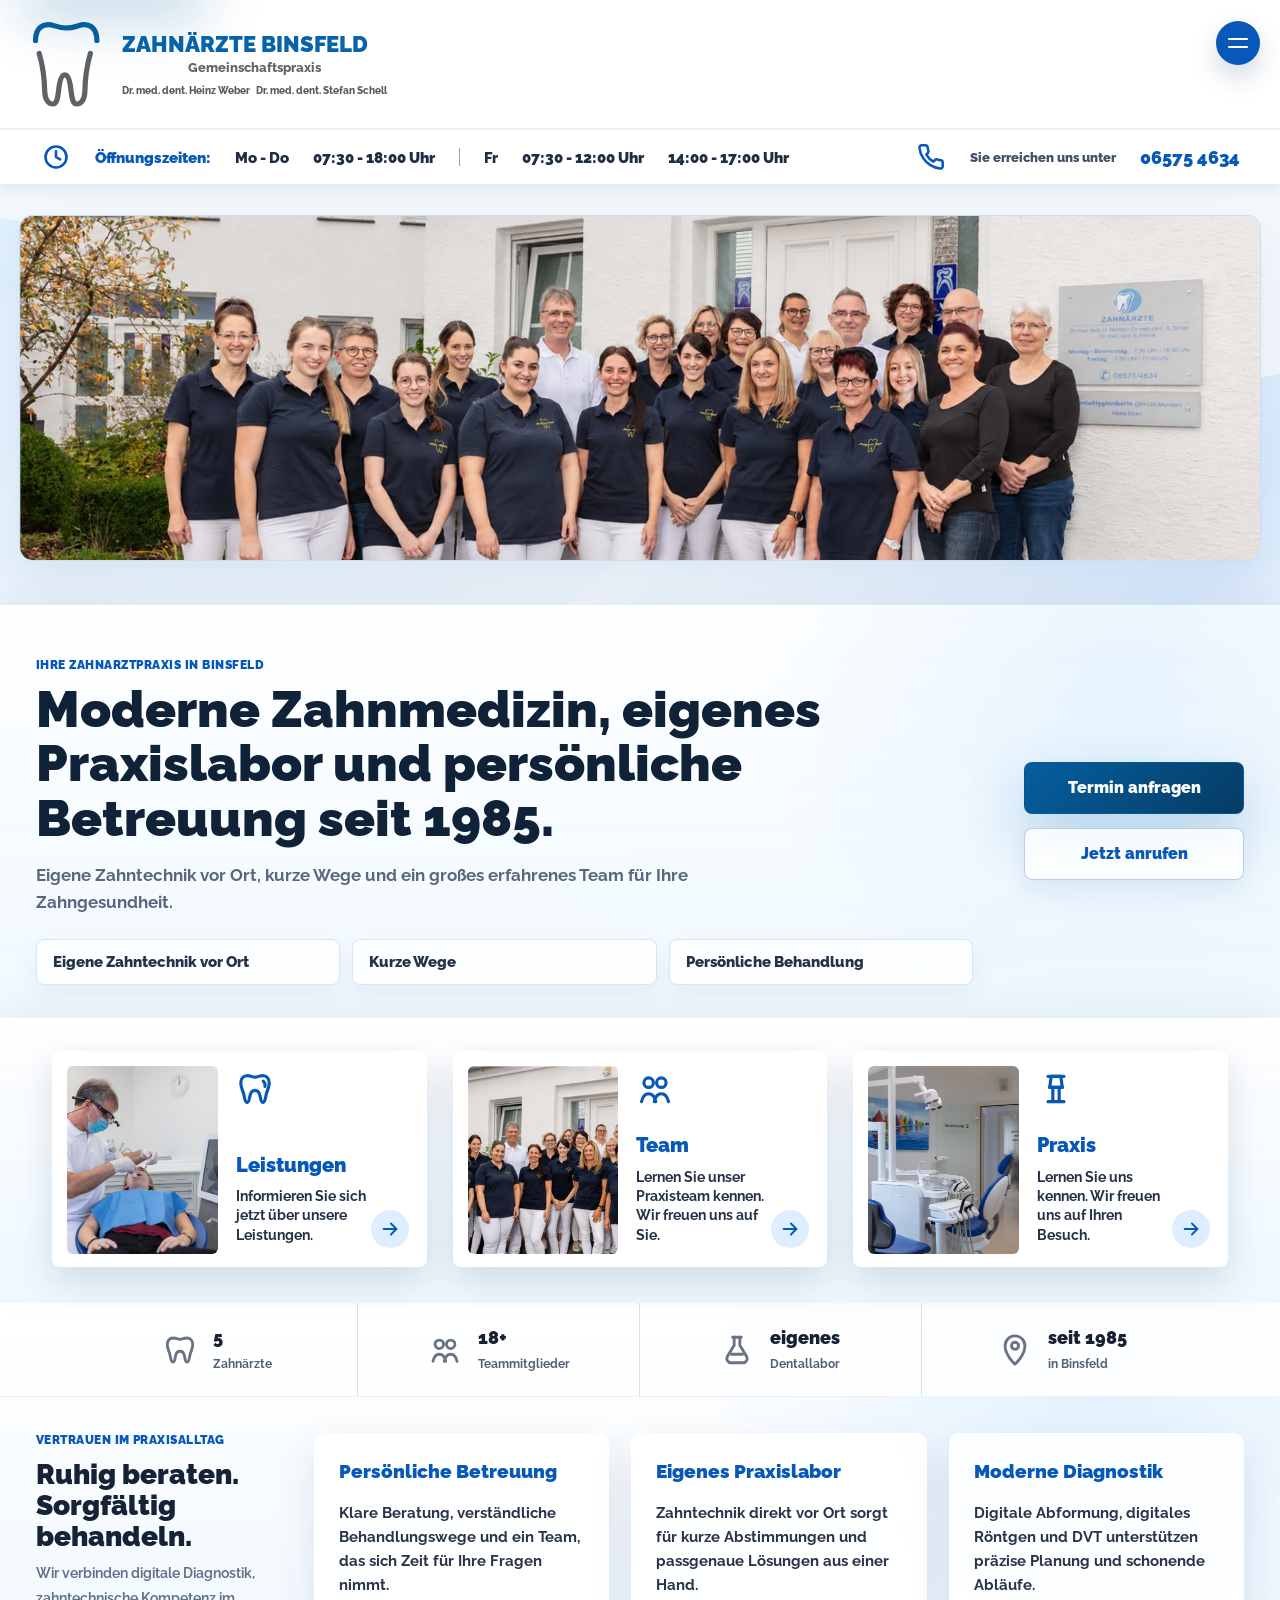
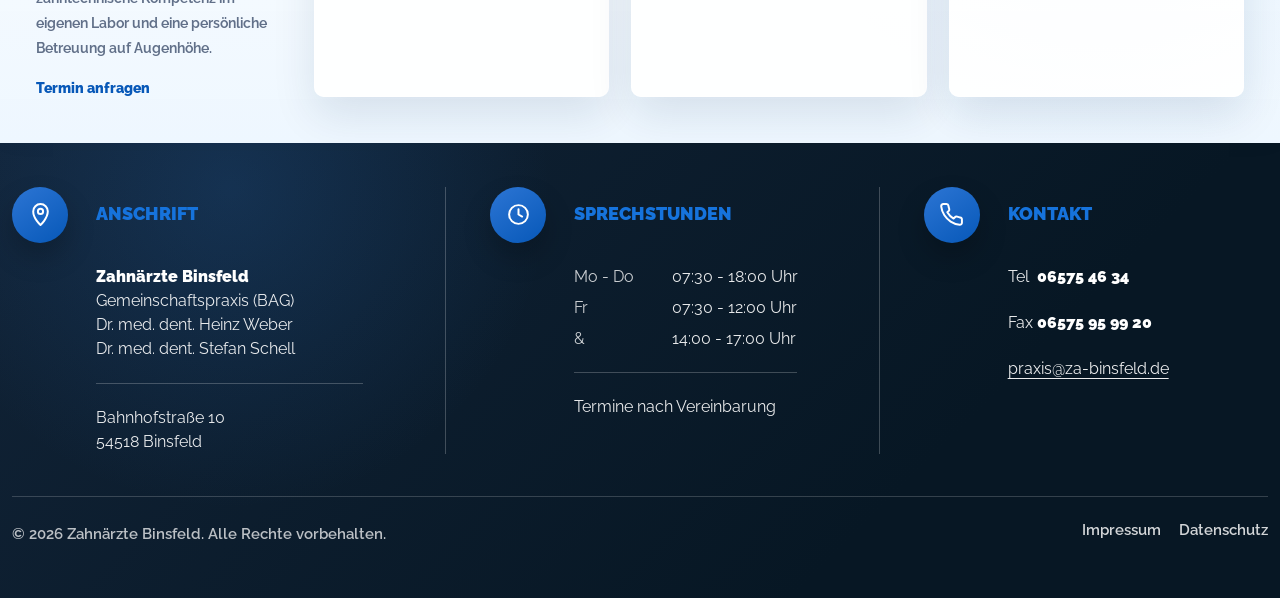
<file: index.html>
<!DOCTYPE html>
<html lang="de">

<head>
    <meta charset="UTF-8">
    <meta name="viewport" content="width=device-width, initial-scale=1.0">

    <title>Zahnärzte Binsfeld | Gemeinschaftspraxis</title>

    <meta name="description"
        content="Moderne Zahnarztpraxis in Binsfeld. Persönliche Betreuung, Prophylaxe, Zahnerhalt, Zahnersatz und ästhetische Zahnmedizin.">
    <meta name="theme-color" content="#063b63">

    <link rel="preconnect" href="https://fonts.googleapis.com">
    <link rel="preconnect" href="https://fonts.gstatic.com" crossorigin>

    <link href="https://fonts.googleapis.com/css2?family=Raleway:wght@400;600;800;900&display=swap"
        rel="stylesheet">
    <link rel="icon" type="image/svg+xml" href="images/favicon.svg">
    <link rel="preload" as="image" href="images/hero-900.jpg" media="(max-width: 767px)">
    <link rel="preload" as="image" href="images/hero-1600.jpg" media="(min-width: 768px)">
    <link rel="stylesheet" href="style.css?v=20260709-site-ios-audit">
    <script type="application/ld+json">
        {
            "@context": "https://schema.org",
            "@type": "Dentist",
            "@id": "https://www.za-binsfeld.de/#dentist",
            "name": "Zahn\u00e4rzte Binsfeld",
            "url": "https://www.za-binsfeld.de/",
            "logo": "https://www.za-binsfeld.de/images/favicon.svg",
            "image": "https://www.za-binsfeld.de/images/hero.png",
            "telephone": "+49 6575 4634",
            "faxNumber": "+49 6575 959920",
            "email": "praxis@za-binsfeld.de",
            "address": {
                "@type": "PostalAddress",
                "streetAddress": "Bahnhofstra\u00dfe 10",
                "postalCode": "54518",
                "addressLocality": "Binsfeld",
                "addressCountry": "DE"
            },
            "medicalSpecialty": "Dentistry",
            "areaServed": ["Binsfeld", "Wittlich", "Salmtal", "Speicher"],
            "openingHoursSpecification": [
                {
                    "@type": "OpeningHoursSpecification",
                    "dayOfWeek": ["Monday", "Tuesday", "Wednesday", "Thursday"],
                    "opens": "07:30",
                    "closes": "18:00"
                },
                {
                    "@type": "OpeningHoursSpecification",
                    "dayOfWeek": "Friday",
                    "opens": "07:30",
                    "closes": "12:00"
                },
                {
                    "@type": "OpeningHoursSpecification",
                    "dayOfWeek": "Friday",
                    "opens": "14:00",
                    "closes": "17:00"
                }
            ],
            "makesOffer": [
                { "@type": "Offer", "itemOffered": { "@type": "MedicalProcedure", "name": "Professionelle Zahnreinigung" } },
                { "@type": "Offer", "itemOffered": { "@type": "MedicalProcedure", "name": "Zahnersatz aus dem eigenen Praxislabor" } },
                { "@type": "Offer", "itemOffered": { "@type": "MedicalProcedure", "name": "Digitale Abformung" } },
                { "@type": "Offer", "itemOffered": { "@type": "MedicalProcedure", "name": "Digitales R\u00f6ntgen und DVT" } }
            ]
        }
    </script>
</head>

<body class="home-page">
    <a class="skip-link" href="#main-content">Zum Inhalt springen</a>

    <header class="site-header" id="top">
        <nav class="navbar">
            <div class="container-fluid header-container">
                <a class="brand" href="index.html" aria-label="Startseite Zahnärzte Binsfeld">
                    <span class="brand-icon" aria-hidden="true">
                        <svg viewBox="0 0 74 92">
                            <path class="tooth-crown"
                                d="M6.5 22.5C6.5 9.5 14.3 4.2 25.7 7.9c5.7 1.8 8.5 2.1 11.5 2.1s5.8-.3 11.5-2.1C60.1 4.2 67.9 9.5 67.9 22.5" />
                            <path class="tooth-root"
                                d="M10.2 35.4c3.7 12.8 5.3 24.8 5.5 37.7.1 8.1 3.7 12.9 8.1 12.9 5.1 0 5-8.3 6.5-18.8.9-6.1 2.4-10.4 5.5-10.4s4.6 4.3 5.5 10.4c1.5 10.5 1.4 18.8 6.5 18.8 4.4 0 8-4.8 8.1-12.9.2-12.9 1.8-24.9 5.5-37.7" />
                        </svg>
                    </span>

                    <span class="brand-text">
                        <strong>Zahnärzte Binsfeld</strong>
                        <small>Gemeinschaftspraxis</small>
                        <span class="brand-doctors">Dr. med. dent. Heinz Weber&nbsp;&nbsp;&nbsp;Dr. med. dent. Stefan Schell</span>
                    </span>
                </a>

                <button class="custom-toggler mobile-menu-button" type="button"
                    data-menu-target="#mainNavigation" aria-controls="mainNavigation" aria-expanded="false"
                    aria-label="Navigation öffnen">
                    <span></span>
                    <span></span>
                </button>

                <div class="navbar-collapse" id="mainNavigation">
                    <ul class="navbar-nav">
                        <li class="nav-item">
                            <a class="nav-link" href="team.html">Team</a>
                        </li>

                        <li class="nav-item">
                            <a class="nav-link" href="leistungen.html">Leistungen</a>
                        </li>

                        <li class="nav-item">
                            <a class="nav-link" href="impressionen.html">Impressionen</a>
                        </li>

                        <li class="nav-item">
                            <a class="nav-link" href="links-infos.html">Links &amp; Infos</a>
                        </li>

                        <li class="nav-item">
                            <a class="nav-link" href="kontakt.html">Kontakt</a>
                        </li>

                        <li class="nav-item">
                            <a class="nav-link" href="karriere.html">Karriere</a>
                        </li>

                        <li class="nav-item nav-cta-item">
                            <a class="btn btn-brand nav-appointment" href="kontakt.html#kontakt-form">Terminanfragen</a>
                        </li>
                    </ul>
                </div>
            </div>
        </nav>
    </header>

    <main id="main-content">
        <section class="home-info-strip" aria-label="Öffnungszeiten und Telefonnummer">
            <div class="home-info-inner">
                <div class="home-info-hours">
                    <span class="home-info-icon" aria-hidden="true">
                        <svg viewBox="0 0 24 24">
                            <circle cx="12" cy="12" r="9" />
                            <path d="M12 7v5l3.5 2" />
                        </svg>
                    </span>
                    <strong>Öffnungszeiten:</strong>
                    <span>Mo - Do</span>
                    <b>07:30 - 18:00 Uhr</b>
                    <i aria-hidden="true"></i>
                    <span>Fr</span>
                    <b>07:30 - 12:00 Uhr</b>
                    <b>14:00 - 17:00 Uhr</b>
                </div>

                <a class="home-info-phone" href="tel:+4965754634">
                    <span class="home-info-icon" aria-hidden="true">
                        <svg viewBox="0 0 24 24">
                            <path d="M22 16.9v3a2 2 0 0 1-2.2 2 19.8 19.8 0 0 1-8.6-3.1 19.4 19.4 0 0 1-6-6A19.8 19.8 0 0 1 2.1 4.2 2 2 0 0 1 4.1 2h3a2 2 0 0 1 2 1.7c.1 1 .4 2 .7 2.8a2 2 0 0 1-.5 2.1L8 9.9a16 16 0 0 0 6 6l1.3-1.3a2 2 0 0 1 2.1-.5c.9.3 1.8.6 2.8.7a2 2 0 0 1 1.8 2.1Z" />
                        </svg>
                    </span>
                    <span>Sie erreichen uns unter</span>
                    <strong>06575 4634</strong>
                </a>
            </div>
        </section>

        <section class="home-hero home-hero-premium home-hero-image-only">
            <div class="home-hero-bg">
                <img src="images/hero-1600.jpg"
                    srcset="images/hero-900.jpg 900w, images/hero-1600.jpg 1600w" sizes="100vw"
                    width="1600" height="686" alt="Team der Zahnarztpraxis Binsfeld vor der Praxis"
                    decoding="async" fetchpriority="high">
            </div>
        </section>

        <section class="home-positioning" aria-labelledby="home-positioning-title">
            <div class="home-positioning-shell">
                <div class="home-positioning-copy reveal">
                    <span>Ihre Zahnarztpraxis in Binsfeld</span>
                    <h1 id="home-positioning-title">Moderne Zahnmedizin, eigenes Praxislabor und pers&ouml;nliche Betreuung seit 1985.</h1>
                    <p>Eigene Zahntechnik vor Ort, kurze Wege und ein gro&szlig;es erfahrenes Team f&uuml;r Ihre Zahngesundheit.</p>
                    <div class="home-positioning-points" aria-label="Praxisvorteile">
                        <span>Eigene Zahntechnik vor Ort</span>
                        <span>Kurze Wege</span>
                        <span>Pers&ouml;nliche Behandlung</span>
                    </div>
                </div>

                <div class="home-positioning-actions reveal" aria-label="Kontaktm&ouml;glichkeiten">
                    <a class="btn btn-brand" href="kontakt.html#kontakt-form">Termin anfragen</a>
                    <a class="home-call-button" href="tel:+4965754634">Jetzt anrufen</a>
                </div>
            </div>
        </section>

        <section class="home-quicklinks" aria-label="Schnelleinstieg">
            <div class="home-quicklinks-grid">
                <a class="home-feature-card reveal" href="leistungen.html">
                    <span class="home-feature-image">
                        <img src="images/zahnheilkunde.jpg" alt="Zahn&auml;rztliche Behandlung in der Praxis"
                            decoding="async" loading="lazy">
                    </span>
                    <span class="home-feature-copy">
                        <span class="home-feature-icon" aria-hidden="true">
                            <svg viewBox="0 0 24 24">
                                <path d="M7.2 3.5c2.2 0 2.8 1 4.8 1s2.6-1 4.8-1c2.4 0 4.2 1.8 4.2 4.7 0 2.7-1.2 4.4-1.8 6.7-.7 2.7-.7 5.6-2.3 5.6-1.2 0-1.2-2.1-1.8-4.5-.5-2-1.4-3.1-3.1-3.1S9.4 14 8.9 16c-.6 2.4-.6 4.5-1.8 4.5-1.6 0-1.6-2.9-2.3-5.6C4.2 12.6 3 10.9 3 8.2c0-2.9 1.8-4.7 4.2-4.7Z" />
                                <path d="M17.2 7.1c1 .8 1.4 1.9 1.1 3.3" />
                            </svg>
                        </span>
                        <strong>Leistungen</strong>
                        <span>Informieren Sie sich jetzt &uuml;ber unsere Leistungen.</span>
                    </span>
                    <span class="home-feature-arrow" aria-hidden="true">
                        <svg viewBox="0 0 24 24">
                            <path d="M5 12h14" />
                            <path d="m13 6 6 6-6 6" />
                        </svg>
                    </span>
                </a>

                <a class="home-feature-card reveal" href="team.html">
                    <span class="home-feature-image">
                        <img src="images/team-1000.jpg"
                            srcset="images/team-700.jpg 700w, images/team-1000.jpg 1000w"
                            sizes="(max-width: 767px) calc(100vw - 56px), 380px" width="1000" height="403"
                            alt="Team der Zahnarztpraxis Binsfeld" decoding="async" loading="lazy">
                    </span>
                    <span class="home-feature-copy">
                        <span class="home-feature-icon" aria-hidden="true">
                            <svg viewBox="0 0 24 24">
                                <circle cx="8" cy="8" r="3" />
                                <circle cx="16" cy="8" r="3" />
                                <path d="M3.5 20c.7-3.2 2.3-5 4.5-5s3.8 1.8 4.5 5" />
                                <path d="M11.5 20c.7-3.2 2.3-5 4.5-5s3.8 1.8 4.5 5" />
                            </svg>
                        </span>
                        <strong>Team</strong>
                        <span>Lernen Sie unser Praxisteam kennen. Wir freuen uns auf Sie.</span>
                    </span>
                    <span class="home-feature-arrow" aria-hidden="true">
                        <svg viewBox="0 0 24 24">
                            <path d="M5 12h14" />
                            <path d="m13 6 6 6-6 6" />
                        </svg>
                    </span>
                </a>

                <a class="home-feature-card reveal" href="impressionen.html">
                    <span class="home-feature-image">
                        <img src="images/14.jpg" alt="Behandlungsraum der Praxis" decoding="async" loading="lazy">
                    </span>
                    <span class="home-feature-copy">
                        <span class="home-feature-icon" aria-hidden="true">
                            <svg viewBox="0 0 24 24">
                                <path d="M8 11h8" />
                                <path d="M10 11v9" />
                                <path d="M14 11v9" />
                                <path d="M7 20h10" />
                                <path d="M9 4h6l1 7H8l1-7Z" />
                                <path d="M7 4h10" />
                            </svg>
                        </span>
                        <strong>Praxis</strong>
                        <span>Lernen Sie uns kennen. Wir freuen uns auf Ihren Besuch.</span>
                    </span>
                    <span class="home-feature-arrow" aria-hidden="true">
                        <svg viewBox="0 0 24 24">
                            <path d="M5 12h14" />
                            <path d="m13 6 6 6-6 6" />
                        </svg>
                    </span>
                </a>
            </div>
        </section>

        <section class="home-reviews" aria-label="Erfahrungen und Praxiskennzahlen">
            <div class="home-stats-grid reveal" aria-label="Praxiskennzahlen">
                <div class="home-stat-item">
                    <span class="home-stat-icon" aria-hidden="true">
                        <svg viewBox="0 0 24 24">
                            <path d="M7.2 3.5c2.2 0 2.8 1 4.8 1s2.6-1 4.8-1c2.4 0 4.2 1.8 4.2 4.7 0 2.7-1.2 4.4-1.8 6.7-.7 2.7-.7 5.6-2.3 5.6-1.2 0-1.2-2.1-1.8-4.5-.5-2-1.4-3.1-3.1-3.1S9.4 14 8.9 16c-.6 2.4-.6 4.5-1.8 4.5-1.6 0-1.6-2.9-2.3-5.6C4.2 12.6 3 10.9 3 8.2c0-2.9 1.8-4.7 4.2-4.7Z" />
                        </svg>
                    </span>
                    <strong>5</strong>
                    <span>Zahn&auml;rzte</span>
                </div>

                <div class="home-stat-item">
                    <span class="home-stat-icon" aria-hidden="true">
                        <svg viewBox="0 0 24 24">
                            <circle cx="8" cy="8" r="3" />
                            <circle cx="16" cy="8" r="3" />
                            <path d="M3.5 20c.7-3.2 2.3-5 4.5-5s3.8 1.8 4.5 5" />
                            <path d="M11.5 20c.7-3.2 2.3-5 4.5-5s3.8 1.8 4.5 5" />
                        </svg>
                    </span>
                    <strong>18+</strong>
                    <span>Teammitglieder</span>
                </div>

                <div class="home-stat-item">
                    <span class="home-stat-icon" aria-hidden="true">
                        <svg viewBox="0 0 24 24">
                            <path d="M9 3h6" />
                            <path d="M10 3v5.6l-4.8 8A3 3 0 0 0 7.8 21h8.4a3 3 0 0 0 2.6-4.4l-4.8-8V3" />
                            <path d="M8.1 15h7.8" />
                        </svg>
                    </span>
                    <strong>eigenes</strong>
                    <span>Dentallabor</span>
                </div>

                <div class="home-stat-item">
                    <span class="home-stat-icon" aria-hidden="true">
                        <svg viewBox="0 0 24 24">
                            <path d="M12 22s7-6.2 7-13a7 7 0 0 0-14 0c0 6.8 7 13 7 13Z" />
                            <circle cx="12" cy="9" r="2.5" />
                        </svg>
                    </span>
                    <strong>seit 1985</strong>
                    <span>in Binsfeld</span>
                </div>
            </div>

            <div class="home-reviews-shell">
                <div class="home-reviews-intro reveal">
                    <span>Vertrauen im Praxisalltag</span>
                    <h2>Ruhig beraten.<br>Sorgf&auml;ltig behandeln.</h2>
                    <p>Wir verbinden digitale Diagnostik, zahntechnische Kompetenz im eigenen Labor und eine pers&ouml;nliche Betreuung auf Augenh&ouml;he.</p>
                    <a href="kontakt.html#kontakt-form">Termin anfragen</a>
                </div>

                <div class="home-review-cards" aria-label="Praxisvorteile">
                    <article class="home-review-card reveal">
                        <h3>Pers&ouml;nliche Betreuung</h3>
                        <p>Klare Beratung, verst&auml;ndliche Behandlungswege und ein Team, das sich Zeit f&uuml;r Ihre Fragen nimmt.</p>
                    </article>

                    <article class="home-review-card reveal">
                        <h3>Eigenes Praxislabor</h3>
                        <p>Zahntechnik direkt vor Ort sorgt f&uuml;r kurze Abstimmungen und passgenaue L&ouml;sungen aus einer Hand.</p>
                    </article>

                    <article class="home-review-card reveal">
                        <h3>Moderne Diagnostik</h3>
                        <p>Digitale Abformung, digitales R&ouml;ntgen und DVT unterst&uuml;tzen pr&auml;zise Planung und schonende Abl&auml;ufe.</p>
                    </article>
                </div>
            </div>
        </section>

    </main>

    <footer class="site-footer leistungen-footer practice-footer">
        <div class="container">
            <div class="leistungen-footer-grid">
                <section class="leistungen-footer-col">
                    <span class="footer-round-icon" aria-hidden="true">
                        <svg viewBox="0 0 24 24">
                            <path d="M12 22s7-6.2 7-13a7 7 0 0 0-14 0c0 6.8 7 13 7 13Z" />
                            <circle cx="12" cy="9" r="2.5" />
                        </svg>
                    </span>
                    <h3>Anschrift</h3>
                    <p><strong>Zahn&auml;rzte Binsfeld</strong><br>Gemeinschaftspraxis (BAG)<br>Dr. med. dent. Heinz Weber<br>Dr. med. dent. Stefan Schell</p>
                    <p class="footer-divider">Bahnhofstra&szlig;e 10<br>54518 Binsfeld</p>
                </section>

                <section class="leistungen-footer-col">
                    <span class="footer-round-icon" aria-hidden="true">
                        <svg viewBox="0 0 24 24">
                            <circle cx="12" cy="12" r="9" />
                            <path d="M12 7v5l3.5 2" />
                        </svg>
                    </span>
                    <h3>Sprechstunden</h3>
                    <div class="footer-hours" aria-label="Sprechstunden"><span>Mo - Do</span><span>07:30 - 18:00 Uhr</span><span>Fr</span><span>07:30 - 12:00 Uhr</span><span aria-hidden="true">&amp;</span><span>14:00 - 17:00 Uhr</span></div>
                    <p class="footer-divider">Termine nach Vereinbarung</p>
                </section>

                <section class="leistungen-footer-col">
                    <span class="footer-round-icon" aria-hidden="true">
                        <svg viewBox="0 0 24 24">
                            <path d="M22 16.9v3a2 2 0 0 1-2.2 2 19.8 19.8 0 0 1-8.6-3.1 19.4 19.4 0 0 1-6-6A19.8 19.8 0 0 1 2.1 4.2 2 2 0 0 1 4.1 2h3a2 2 0 0 1 2 1.7c.1 1 .4 2 .7 2.8a2 2 0 0 1-.5 2.1L8 9.9a16 16 0 0 0 6 6l1.3-1.3a2 2 0 0 1 2.1-.5c.9.3 1.8.6 2.8.7a2 2 0 0 1 1.8 2.1Z" />
                        </svg>
                    </span>
                    <h3>Kontakt</h3>
                    <p>Tel&nbsp;&nbsp;<strong>06575 46 34</strong></p>
                    <p>Fax&nbsp;<strong>06575 95 99 20</strong></p>
                    <p><a href="mailto:praxis@za-binsfeld.de">praxis@za-binsfeld.de</a></p>
                </section>
            </div>

            <div class="practice-legal">
                <span>&copy; <span id="year"></span> Zahn&auml;rzte Binsfeld. Alle Rechte vorbehalten.</span>
                <nav aria-label="Rechtliches">
                    <a href="/impressum/">Impressum</a>
                    <a href="/datenschutz/">Datenschutz</a>
                </nav>
            </div>
        </div>
    </footer>
    <script src="main.js?v=20260709-site-ios-audit" defer></script>
</body>

</html>
</file>
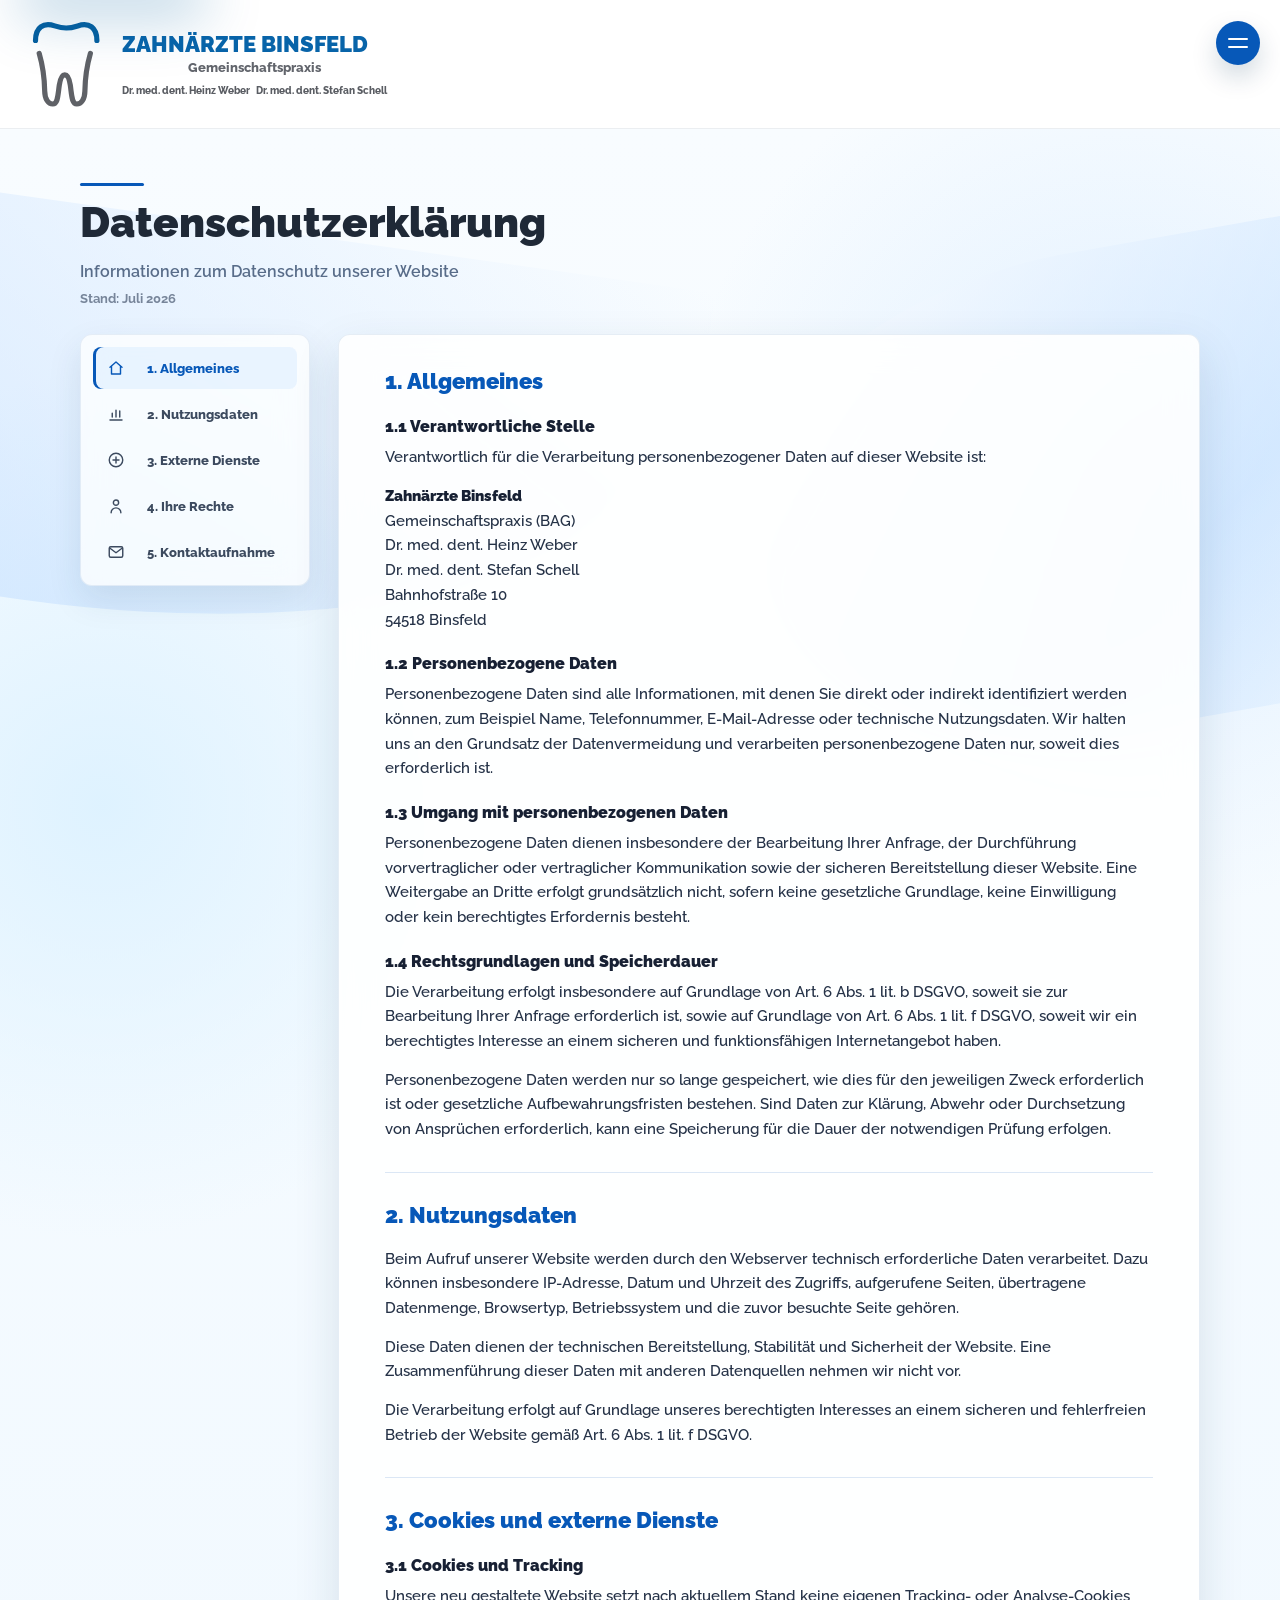
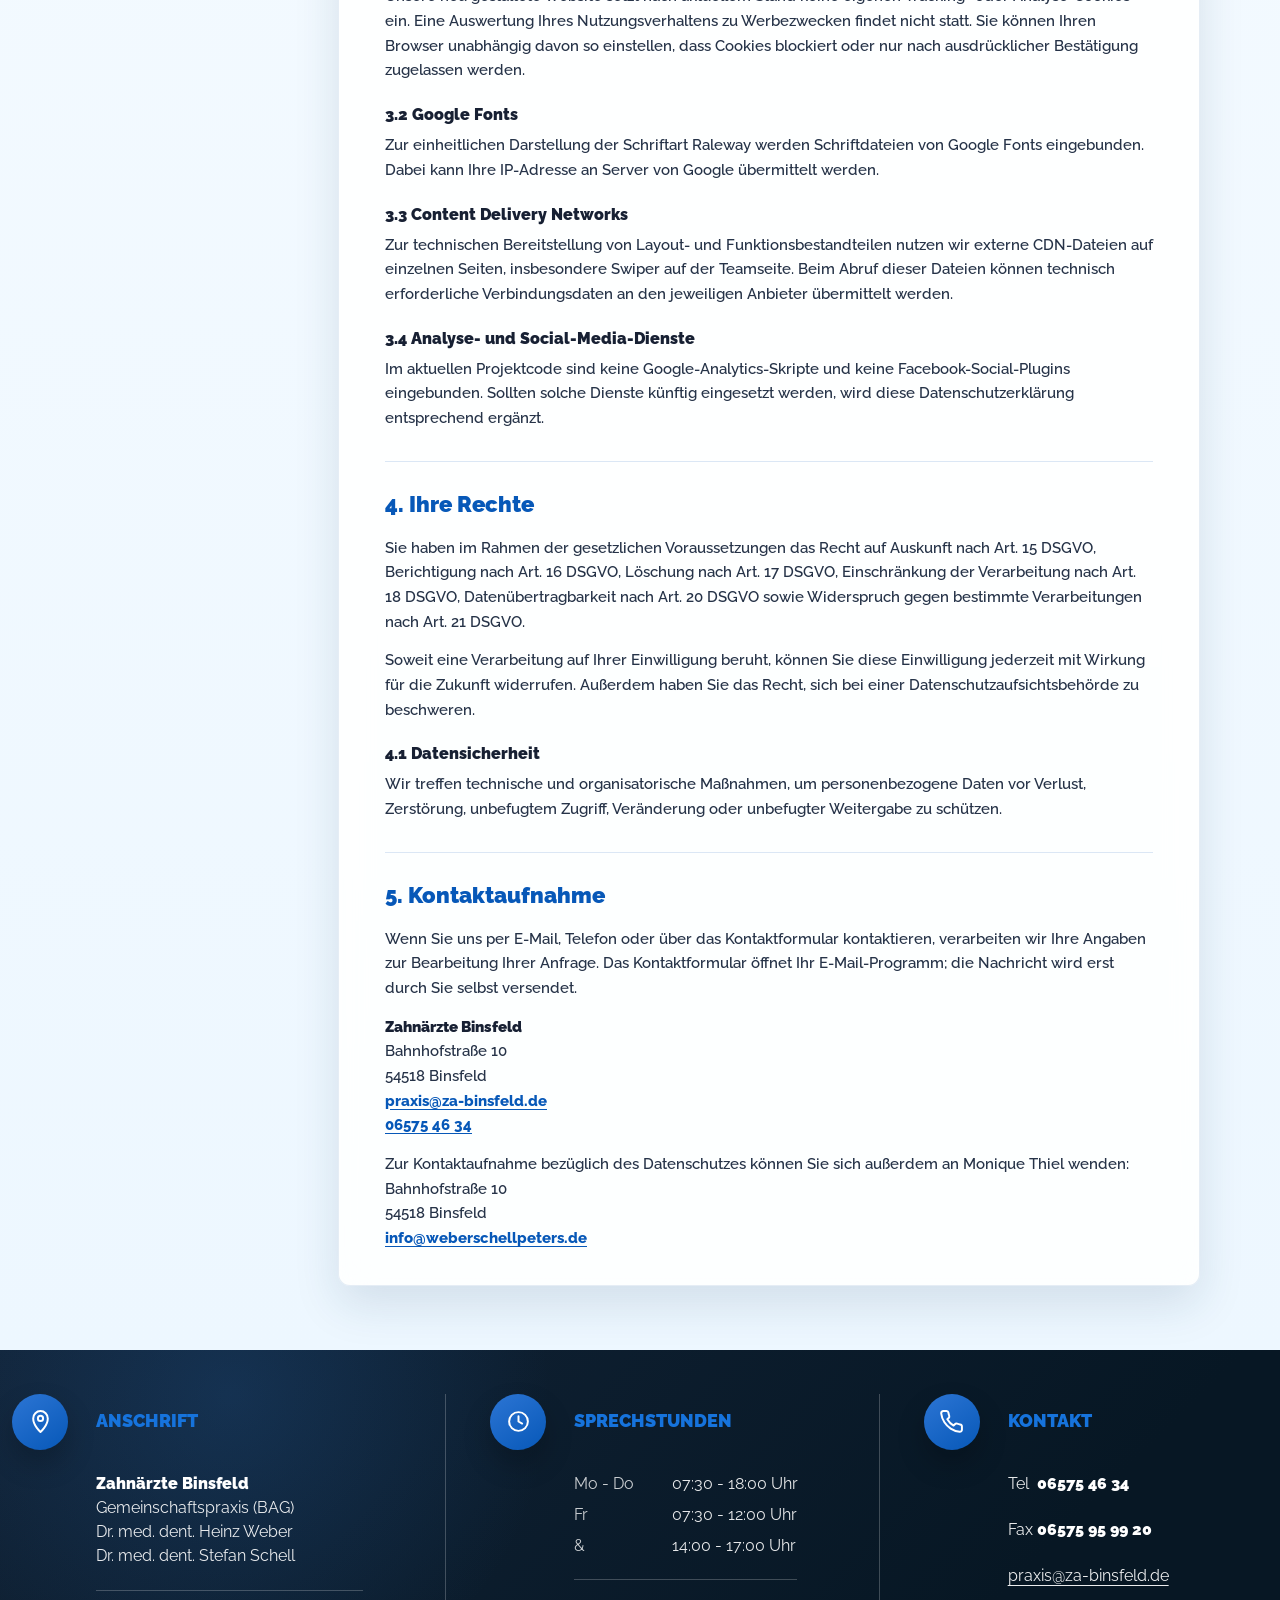
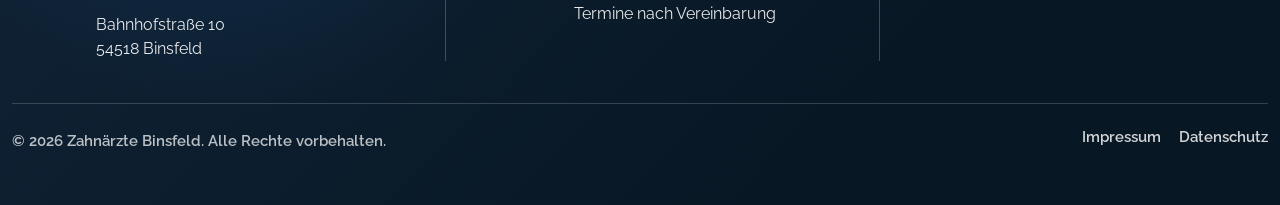
<file: datenschutz/index.html>
<!DOCTYPE html>
<html lang="de">

<head>
    <meta charset="UTF-8">
    <meta name="viewport" content="width=device-width, initial-scale=1.0">

    <title>Datenschutz | Zahn&auml;rzte Binsfeld</title>
    <meta name="description" content="Datenschutzerkl&auml;rung der Zahn&auml;rzte Binsfeld.">
    <meta name="theme-color" content="#063b63">

    <link rel="preconnect" href="https://fonts.googleapis.com">
    <link rel="preconnect" href="https://fonts.gstatic.com" crossorigin>
    <link href="https://fonts.googleapis.com/css2?family=Raleway:wght@400;600;800;900&display=swap"
        rel="stylesheet">
    <link rel="icon" type="image/svg+xml" href="../images/favicon.svg">
    <link rel="stylesheet" href="../style.css?v=20260709-site-ios-audit">
</head>

<body class="legal-page privacy-page">
    <a class="skip-link" href="#main-content">Zum Inhalt springen</a>

    <header class="site-header" id="top">
        <nav class="navbar">
            <div class="container-fluid header-container">
                <a class="brand" href="../index.html" aria-label="Startseite Zahn&auml;rzte Binsfeld">
                    <span class="brand-icon" aria-hidden="true">
                        <svg viewBox="0 0 74 92">
                            <path class="tooth-crown"
                                d="M6.5 22.5C6.5 9.5 14.3 4.2 25.7 7.9c5.7 1.8 8.5 2.1 11.5 2.1s5.8-.3 11.5-2.1C60.1 4.2 67.9 9.5 67.9 22.5" />
                            <path class="tooth-root"
                                d="M10.2 35.4c3.7 12.8 5.3 24.8 5.5 37.7.1 8.1 3.7 12.9 8.1 12.9 5.1 0 5-8.3 6.5-18.8.9-6.1 2.4-10.4 5.5-10.4s4.6 4.3 5.5 10.4c1.5 10.5 1.4 18.8 6.5 18.8 4.4 0 8-4.8 8.1-12.9.2-12.9 1.8-24.9 5.5-37.7" />
                        </svg>
                    </span>

                    <span class="brand-text">
                        <strong>Zahn&auml;rzte Binsfeld</strong>
                        <small>Gemeinschaftspraxis</small>
                        <span class="brand-doctors">Dr. med. dent. Heinz Weber&nbsp;&nbsp;&nbsp;Dr. med. dent. Stefan Schell</span>
                    </span>
                </a>

                <button class="custom-toggler mobile-menu-button" type="button"
                    data-menu-target="#mainNavigation" aria-controls="mainNavigation" aria-expanded="false"
                    aria-label="Navigation &ouml;ffnen">
                    <span></span>
                    <span></span>
                </button>

                <div class="navbar-collapse" id="mainNavigation">
                    <ul class="navbar-nav">
                        <li class="nav-item">
                            <a class="nav-link" href="../team.html">Team</a>
                        </li>

                        <li class="nav-item">
                            <a class="nav-link" href="../leistungen.html">Leistungen</a>
                        </li>

                        <li class="nav-item">
                            <a class="nav-link" href="../impressionen.html">Impressionen</a>
                        </li>

                        <li class="nav-item">
                            <a class="nav-link" href="../links-infos.html">Links &amp; Infos</a>
                        </li>

                        <li class="nav-item">
                            <a class="nav-link" href="../kontakt.html">Kontakt</a>
                        </li>

                        <li class="nav-item">
                            <a class="nav-link" href="../karriere.html">Karriere</a>
                        </li>

                        <li class="nav-item nav-cta-item">
                            <a class="btn btn-brand nav-appointment" href="../kontakt.html#kontakt-form">Terminanfragen</a>
                        </li>
                    </ul>
                </div>
            </div>
        </nav>
    </header>

    <main class="privacy-main" id="main-content">
        <section class="privacy-section">
            <div class="privacy-shell">
                <header class="privacy-title">
                    <div class="privacy-title-mark" aria-hidden="true"></div>
                    <h1>Datenschutzerkl&auml;rung</h1>
                    <p>Informationen zum Datenschutz unserer Website</p>
                    <span>Stand: Juli 2026</span>
                </header>

                <div class="privacy-layout">
                    <aside class="privacy-nav" aria-label="Abschnitte der Datenschutzerkl&auml;rung">
                        <a href="#allgemeines" class="is-active">
                            <span aria-hidden="true">
                                <svg viewBox="0 0 24 24">
                                    <path d="M4 11 12 4l8 7" />
                                    <path d="M6 10v10h12V10" />
                                </svg>
                            </span>
                            1. Allgemeines
                        </a>
                        <a href="#nutzungsdaten">
                            <span aria-hidden="true">
                                <svg viewBox="0 0 24 24">
                                    <path d="M4 20h16" />
                                    <path d="M7 16v-5M12 16V7M17 16v-8" />
                                </svg>
                            </span>
                            2. Nutzungsdaten
                        </a>
                        <a href="#dienste">
                            <span aria-hidden="true">
                                <svg viewBox="0 0 24 24">
                                    <circle cx="12" cy="12" r="9" />
                                    <path d="M8 12h8M12 8v8" />
                                </svg>
                            </span>
                            3. Externe Dienste
                        </a>
                        <a href="#rechte">
                            <span aria-hidden="true">
                                <svg viewBox="0 0 24 24">
                                    <circle cx="12" cy="7.5" r="3.5" />
                                    <path d="M5.5 21a6.5 6.5 0 0 1 13 0" />
                                </svg>
                            </span>
                            4. Ihre Rechte
                        </a>
                        <a href="#kontaktaufnahme">
                            <span aria-hidden="true">
                                <svg viewBox="0 0 24 24">
                                    <rect x="3" y="5" width="18" height="14" rx="2" />
                                    <path d="m4 7 8 6 8-6" />
                                </svg>
                            </span>
                            5. Kontaktaufnahme
                        </a>
                    </aside>

                    <article class="privacy-card">
                        <section id="allgemeines" class="privacy-block">
                            <h2>1. Allgemeines</h2>

                            <h3>1.1 Verantwortliche Stelle</h3>
                            <p>
                                Verantwortlich f&uuml;r die Verarbeitung personenbezogener Daten auf dieser Website ist:
                            </p>
                            <p>
                                <strong>Zahn&auml;rzte Binsfeld</strong><br>
                                Gemeinschaftspraxis (BAG)<br>
                                Dr. med. dent. Heinz Weber<br>
                                Dr. med. dent. Stefan Schell<br>
                                Bahnhofstra&szlig;e 10<br>
                                54518 Binsfeld
                            </p>

                            <h3>1.2 Personenbezogene Daten</h3>
                            <p>
                                Personenbezogene Daten sind alle Informationen, mit denen Sie direkt oder indirekt
                                identifiziert werden k&ouml;nnen, zum Beispiel Name, Telefonnummer, E-Mail-Adresse oder
                                technische Nutzungsdaten. Wir halten uns an den Grundsatz der Datenvermeidung und
                                verarbeiten personenbezogene Daten nur, soweit dies erforderlich ist.
                            </p>

                            <h3>1.3 Umgang mit personenbezogenen Daten</h3>
                            <p>
                                Personenbezogene Daten dienen insbesondere der Bearbeitung Ihrer Anfrage, der
                                Durchf&uuml;hrung vorvertraglicher oder vertraglicher Kommunikation sowie der sicheren
                                Bereitstellung dieser Website. Eine Weitergabe an Dritte erfolgt grunds&auml;tzlich nicht,
                                sofern keine gesetzliche Grundlage, keine Einwilligung oder kein berechtigtes
                                Erfordernis besteht.
                            </p>

                            <h3>1.4 Rechtsgrundlagen und Speicherdauer</h3>
                            <p>
                                Die Verarbeitung erfolgt insbesondere auf Grundlage von Art. 6 Abs. 1 lit. b DSGVO,
                                soweit sie zur Bearbeitung Ihrer Anfrage erforderlich ist, sowie auf Grundlage von
                                Art. 6 Abs. 1 lit. f DSGVO, soweit wir ein berechtigtes Interesse an einem sicheren und
                                funktionsf&auml;higen Internetangebot haben.
                            </p>
                            <p>
                                Personenbezogene Daten werden nur so lange gespeichert, wie dies f&uuml;r den jeweiligen
                                Zweck erforderlich ist oder gesetzliche Aufbewahrungsfristen bestehen. Sind Daten zur
                                Kl&auml;rung, Abwehr oder Durchsetzung von Anspr&uuml;chen erforderlich, kann eine Speicherung
                                f&uuml;r die Dauer der notwendigen Pr&uuml;fung erfolgen.
                            </p>
                        </section>

                        <section id="nutzungsdaten" class="privacy-block">
                            <h2>2. Nutzungsdaten</h2>
                            <p>
                                Beim Aufruf unserer Website werden durch den Webserver technisch erforderliche Daten
                                verarbeitet. Dazu k&ouml;nnen insbesondere IP-Adresse, Datum und Uhrzeit des Zugriffs,
                                aufgerufene Seiten, &uuml;bertragene Datenmenge, Browsertyp, Betriebssystem und die
                                zuvor besuchte Seite geh&ouml;ren.
                            </p>
                            <p>
                                Diese Daten dienen der technischen Bereitstellung, Stabilit&auml;t und Sicherheit der
                                Website. Eine Zusammenf&uuml;hrung dieser Daten mit anderen Datenquellen nehmen wir nicht
                                vor.
                            </p>
                            <p>
                                Die Verarbeitung erfolgt auf Grundlage unseres berechtigten Interesses an einem
                                sicheren und fehlerfreien Betrieb der Website gem&auml;&szlig; Art. 6 Abs. 1 lit. f DSGVO.
                            </p>
                        </section>

                        <section id="dienste" class="privacy-block">
                            <h2>3. Cookies und externe Dienste</h2>

                            <h3>3.1 Cookies und Tracking</h3>
                            <p>
                                Unsere neu gestaltete Website setzt nach aktuellem Stand keine eigenen Tracking- oder
                                Analyse-Cookies ein. Eine Auswertung Ihres Nutzungsverhaltens zu Werbezwecken findet
                                nicht statt. Sie k&ouml;nnen Ihren Browser unabh&auml;ngig davon so einstellen, dass Cookies
                                blockiert oder nur nach ausdr&uuml;cklicher Best&auml;tigung zugelassen werden.
                            </p>

                            <h3>3.2 Google Fonts</h3>
                            <p>
                                Zur einheitlichen Darstellung der Schriftart Raleway werden Schriftdateien von Google
                                Fonts eingebunden. Dabei kann Ihre IP-Adresse an Server von Google &uuml;bermittelt
                                werden.
                            </p>

                            <h3>3.3 Content Delivery Networks</h3>
                            <p>
                                Zur technischen Bereitstellung von Layout- und Funktionsbestandteilen nutzen wir
                                externe CDN-Dateien auf einzelnen Seiten, insbesondere Swiper auf der Teamseite. Beim Abruf
                                dieser Dateien k&ouml;nnen technisch erforderliche Verbindungsdaten an den jeweiligen
                                Anbieter &uuml;bermittelt werden.
                            </p>

                            <h3>3.4 Analyse- und Social-Media-Dienste</h3>
                            <p>
                                Im aktuellen Projektcode sind keine Google-Analytics-Skripte und keine
                                Facebook-Social-Plugins eingebunden. Sollten solche Dienste k&uuml;nftig eingesetzt werden,
                                wird diese Datenschutzerkl&auml;rung entsprechend erg&auml;nzt.
                            </p>
                        </section>

                        <section id="rechte" class="privacy-block">
                            <h2>4. Ihre Rechte</h2>
                            <p>
                                Sie haben im Rahmen der gesetzlichen Voraussetzungen das Recht auf Auskunft nach
                                Art. 15 DSGVO, Berichtigung nach Art. 16 DSGVO, L&ouml;schung nach Art. 17 DSGVO,
                                Einschr&auml;nkung der Verarbeitung nach Art. 18 DSGVO, Daten&uuml;bertragbarkeit nach
                                Art. 20 DSGVO sowie Widerspruch gegen bestimmte Verarbeitungen nach Art. 21 DSGVO.
                            </p>
                            <p>
                                Soweit eine Verarbeitung auf Ihrer Einwilligung beruht, k&ouml;nnen Sie diese Einwilligung
                                jederzeit mit Wirkung f&uuml;r die Zukunft widerrufen. Au&szlig;erdem haben Sie das Recht,
                                sich bei einer Datenschutzaufsichtsbeh&ouml;rde zu beschweren.
                            </p>

                            <h3>4.1 Datensicherheit</h3>
                            <p>
                                Wir treffen technische und organisatorische Ma&szlig;nahmen, um personenbezogene Daten vor
                                Verlust, Zerst&ouml;rung, unbefugtem Zugriff, Ver&auml;nderung oder unbefugter Weitergabe zu
                                sch&uuml;tzen.
                            </p>
                        </section>

                        <section id="kontaktaufnahme" class="privacy-block">
                            <h2>5. Kontaktaufnahme</h2>
                            <p>
                                Wenn Sie uns per E-Mail, Telefon oder &uuml;ber das Kontaktformular kontaktieren,
                                verarbeiten wir Ihre Angaben zur Bearbeitung Ihrer Anfrage. Das Kontaktformular &ouml;ffnet
                                Ihr E-Mail-Programm; die Nachricht wird erst durch Sie selbst versendet.
                            </p>
                            <p>
                                <strong>Zahn&auml;rzte Binsfeld</strong><br>
                                Bahnhofstra&szlig;e 10<br>
                                54518 Binsfeld<br>
                                <a href="mailto:praxis@za-binsfeld.de">praxis@za-binsfeld.de</a><br>
                                <a href="tel:+4965754634">06575 46 34</a>
                            </p>
                            <p>
                                Zur Kontaktaufnahme bez&uuml;glich des Datenschutzes k&ouml;nnen Sie sich au&szlig;erdem an
                                Monique Thiel wenden:<br>
                                Bahnhofstra&szlig;e 10<br>
                                54518 Binsfeld<br>
                                <a href="mailto:info@weberschellpeters.de">info@weberschellpeters.de</a>
                            </p>
                        </section>
                    </article>
                </div>
            </div>
        </section>
    </main>

    <footer class="site-footer leistungen-footer practice-footer">
        <div class="container">
            <div class="leistungen-footer-grid">
                <section class="leistungen-footer-col">
                    <span class="footer-round-icon" aria-hidden="true">
                        <svg viewBox="0 0 24 24">
                            <path d="M12 22s7-6.2 7-13a7 7 0 0 0-14 0c0 6.8 7 13 7 13Z" />
                            <circle cx="12" cy="9" r="2.5" />
                        </svg>
                    </span>
                    <h3>Anschrift</h3>
                    <p><strong>Zahn&auml;rzte Binsfeld</strong><br>Gemeinschaftspraxis (BAG)<br>Dr. med. dent. Heinz Weber<br>Dr. med. dent. Stefan Schell</p>
                    <p class="footer-divider">Bahnhofstra&szlig;e 10<br>54518 Binsfeld</p>
                </section>

                <section class="leistungen-footer-col">
                    <span class="footer-round-icon" aria-hidden="true">
                        <svg viewBox="0 0 24 24">
                            <circle cx="12" cy="12" r="9" />
                            <path d="M12 7v5l3.5 2" />
                        </svg>
                    </span>
                    <h3>Sprechstunden</h3>
                    <div class="footer-hours" aria-label="Sprechstunden"><span>Mo - Do</span><span>07:30 - 18:00 Uhr</span><span>Fr</span><span>07:30 - 12:00 Uhr</span><span aria-hidden="true">&amp;</span><span>14:00 - 17:00 Uhr</span></div>
                    <p class="footer-divider">Termine nach Vereinbarung</p>
                </section>

                <section class="leistungen-footer-col">
                    <span class="footer-round-icon" aria-hidden="true">
                        <svg viewBox="0 0 24 24">
                            <path d="M22 16.9v3a2 2 0 0 1-2.2 2 19.8 19.8 0 0 1-8.6-3.1 19.4 19.4 0 0 1-6-6A19.8 19.8 0 0 1 2.1 4.2 2 2 0 0 1 4.1 2h3a2 2 0 0 1 2 1.7c.1 1 .4 2 .7 2.8a2 2 0 0 1-.5 2.1L8 9.9a16 16 0 0 0 6 6l1.3-1.3a2 2 0 0 1 2.1-.5c.9.3 1.8.6 2.8.7a2 2 0 0 1 1.8 2.1Z" />
                        </svg>
                    </span>
                    <h3>Kontakt</h3>
                    <p>Tel&nbsp;&nbsp;<strong>06575 46 34</strong></p>
                    <p>Fax&nbsp;<strong>06575 95 99 20</strong></p>
                    <p><a href="mailto:praxis@za-binsfeld.de">praxis@za-binsfeld.de</a></p>
                </section>
            </div>

            <div class="practice-legal">
                <span>&copy; <span id="year"></span> Zahn&auml;rzte Binsfeld. Alle Rechte vorbehalten.</span>
                <nav aria-label="Rechtliches">
                    <a href="/impressum/">Impressum</a>
                    <a href="/datenschutz/">Datenschutz</a>
                </nav>
            </div>
        </div>
    </footer>
    <script src="../main.js?v=20260709-site-ios-audit" defer></script>
</body>

</html>
</file>
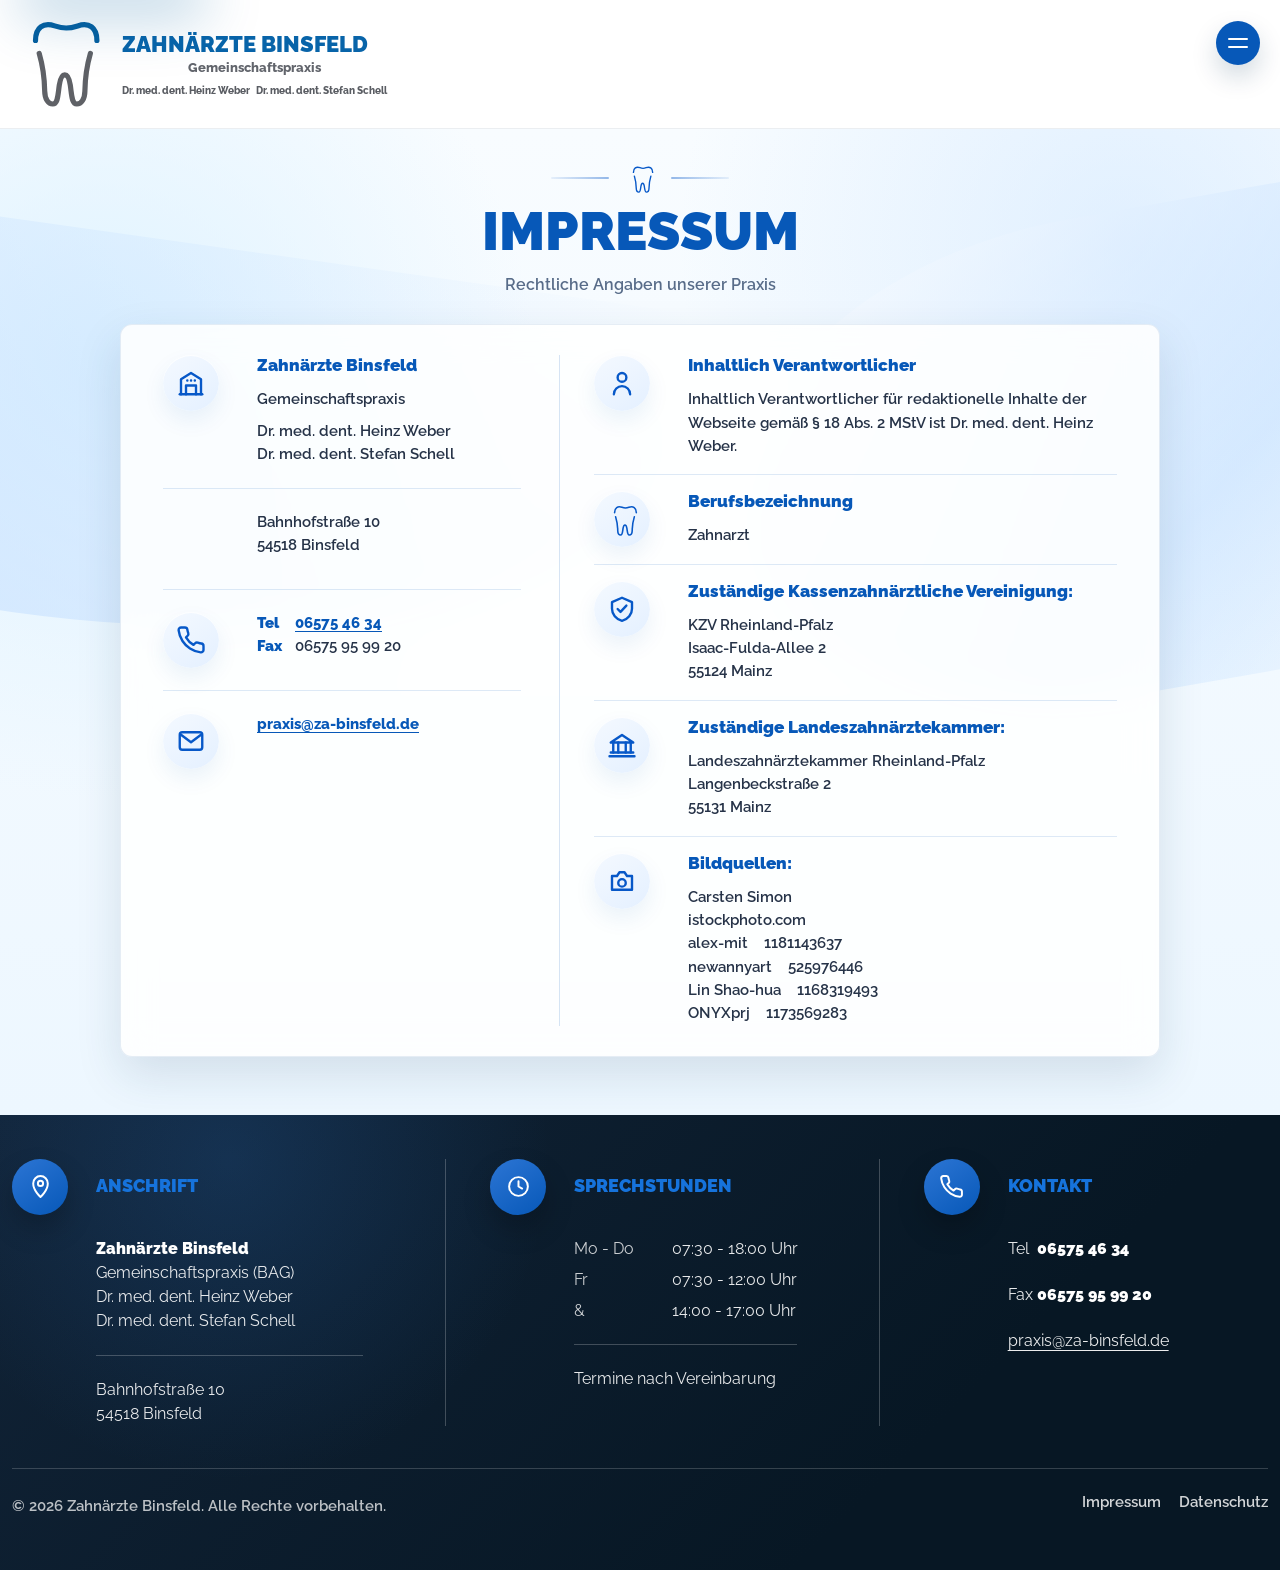
<file: impressum/index.html>
<!DOCTYPE html>
<html lang="de">

<head>
    <meta charset="UTF-8">
    <meta name="viewport" content="width=device-width, initial-scale=1.0">

    <title>Impressum | Zahn&auml;rzte Binsfeld</title>
    <meta name="description" content="Impressum und rechtliche Angaben der Zahn&auml;rzte Binsfeld.">
    <meta name="theme-color" content="#063b63">

    <link rel="preconnect" href="https://fonts.googleapis.com">
    <link rel="preconnect" href="https://fonts.gstatic.com" crossorigin>
    <link href="https://fonts.googleapis.com/css2?family=Raleway:wght@400;600;800;900&display=swap"
        rel="stylesheet">
    <link rel="icon" type="image/svg+xml" href="../images/favicon.svg">
    <link rel="stylesheet" href="../style.css?v=20260709-site-ios-audit">
</head>

<body class="legal-page">
    <a class="skip-link" href="#main-content">Zum Inhalt springen</a>

    <header class="site-header" id="top">
        <nav class="navbar">
            <div class="container-fluid header-container">
                <a class="brand" href="../index.html" aria-label="Startseite Zahn&auml;rzte Binsfeld">
                    <span class="brand-icon" aria-hidden="true">
                        <svg viewBox="0 0 74 92">
                            <path class="tooth-crown"
                                d="M6.5 22.5C6.5 9.5 14.3 4.2 25.7 7.9c5.7 1.8 8.5 2.1 11.5 2.1s5.8-.3 11.5-2.1C60.1 4.2 67.9 9.5 67.9 22.5" />
                            <path class="tooth-root"
                                d="M10.2 35.4c3.7 12.8 5.3 24.8 5.5 37.7.1 8.1 3.7 12.9 8.1 12.9 5.1 0 5-8.3 6.5-18.8.9-6.1 2.4-10.4 5.5-10.4s4.6 4.3 5.5 10.4c1.5 10.5 1.4 18.8 6.5 18.8 4.4 0 8-4.8 8.1-12.9.2-12.9 1.8-24.9 5.5-37.7" />
                        </svg>
                    </span>

                    <span class="brand-text">
                        <strong>Zahn&auml;rzte Binsfeld</strong>
                        <small>Gemeinschaftspraxis</small>
                        <span class="brand-doctors">Dr. med. dent. Heinz Weber&nbsp;&nbsp;&nbsp;Dr. med. dent. Stefan Schell</span>
                    </span>
                </a>

                <button class="custom-toggler mobile-menu-button" type="button"
                    data-menu-target="#mainNavigation" aria-controls="mainNavigation" aria-expanded="false"
                    aria-label="Navigation &ouml;ffnen">
                    <span></span>
                    <span></span>
                </button>

                <div class="navbar-collapse" id="mainNavigation">
                    <ul class="navbar-nav">
                        <li class="nav-item">
                            <a class="nav-link" href="../team.html">Team</a>
                        </li>

                        <li class="nav-item">
                            <a class="nav-link" href="../leistungen.html">Leistungen</a>
                        </li>

                        <li class="nav-item">
                            <a class="nav-link" href="../impressionen.html">Impressionen</a>
                        </li>

                        <li class="nav-item">
                            <a class="nav-link" href="../links-infos.html">Links &amp; Infos</a>
                        </li>

                        <li class="nav-item">
                            <a class="nav-link" href="../kontakt.html">Kontakt</a>
                        </li>

                        <li class="nav-item">
                            <a class="nav-link" href="../karriere.html">Karriere</a>
                        </li>

                        <li class="nav-item nav-cta-item">
                            <a class="btn btn-brand nav-appointment" href="../kontakt.html#kontakt-form">Terminanfragen</a>
                        </li>
                    </ul>
                </div>
            </div>
        </nav>
    </header>

    <main class="legal-main" id="main-content">
        <section class="legal-section">
            <div class="legal-shell">
                <div class="legal-title">
                    <div class="legal-mark" aria-hidden="true">
                        <span></span>
                        <svg viewBox="0 0 64 64">
                            <path d="M18 20c0-9 6-13 14-10 3 1.2 4.8 1.4 6.5 1.4S42 11.2 45 10c8-3 14 1 14 10" />
                            <path d="M20 28c2.8 9 3.8 17.6 4 26 .1 5.3 2.5 8.2 5.5 8.2 3.4 0 3.4-5.4 4.4-12.1.6-4 1.6-6.8 3.7-6.8s3.1 2.8 3.7 6.8c1 6.7 1 12.1 4.4 12.1 3 0 5.4-2.9 5.5-8.2.2-8.4 1.2-17 4-26" />
                        </svg>
                        <span></span>
                    </div>
                    <h1>Impressum</h1>
                    <p>Rechtliche Angaben unserer Praxis</p>
                </div>

                <article class="legal-card">
                    <div class="legal-grid">
                        <div class="legal-primary">
                            <section class="legal-block legal-practice">
                                <span class="legal-icon" aria-hidden="true">
                                    <svg viewBox="0 0 24 24">
                                        <path d="M4 21V9l8-5 8 5v12" />
                                        <path d="M8 21v-7h8v7" />
                                        <path d="M9 10h.1M12 10h.1M15 10h.1" />
                                        <path d="M3 21h18" />
                                    </svg>
                                </span>
                                <div>
                                    <h2>Zahn&auml;rzte Binsfeld</h2>
                                    <p>Gemeinschaftspraxis</p>
                                    <p>Dr. med. dent. Heinz Weber<br>Dr. med. dent. Stefan Schell</p>
                                </div>
                            </section>

                            <section class="legal-block">
                                <span class="legal-icon legal-icon-spacer" aria-hidden="true"></span>
                                <address>
                                    Bahnhofstra&szlig;e 10<br>
                                    54518 Binsfeld
                                </address>
                            </section>

                            <section class="legal-block">
                                <span class="legal-icon" aria-hidden="true">
                                    <svg viewBox="0 0 24 24">
                                        <path d="M22 16.9v3a2 2 0 0 1-2.2 2 19.8 19.8 0 0 1-8.6-3.1 19.4 19.4 0 0 1-6-6A19.8 19.8 0 0 1 2.1 4.2 2 2 0 0 1 4.1 2h3a2 2 0 0 1 2 1.7c.1 1 .4 2 .7 2.8a2 2 0 0 1-.5 2.1L8 9.9a16 16 0 0 0 6 6l1.3-1.3a2 2 0 0 1 2.1-.5c.9.3 1.8.6 2.8.7a2 2 0 0 1 1.8 2.1Z" />
                                    </svg>
                                </span>
                                <p>
                                    <strong>Tel</strong> <a href="tel:+4965754634">06575 46 34</a><br>
                                    <strong>Fax</strong> 06575 95 99 20
                                </p>
                            </section>

                            <section class="legal-block">
                                <span class="legal-icon" aria-hidden="true">
                                    <svg viewBox="0 0 24 24">
                                        <rect x="3" y="5" width="18" height="14" rx="2" />
                                        <path d="m4 7 8 6 8-6" />
                                    </svg>
                                </span>
                                <p><a href="mailto:praxis@za-binsfeld.de">praxis@za-binsfeld.de</a></p>
                            </section>
                        </div>

                        <div class="legal-secondary">
                            <section class="legal-info-row">
                                <span class="legal-icon" aria-hidden="true">
                                    <svg viewBox="0 0 24 24">
                                        <circle cx="12" cy="7.5" r="3.5" />
                                        <path d="M5.5 21a6.5 6.5 0 0 1 13 0" />
                                    </svg>
                                </span>
                                <div>
                                    <h2>Inhaltlich Verantwortlicher</h2>
                                    <p>Inhaltlich Verantwortlicher f&uuml;r redaktionelle Inhalte der Webseite gem&auml;&szlig; &sect; 18 Abs. 2 MStV ist Dr. med. dent. Heinz Weber.</p>
                                </div>
                            </section>

                            <section class="legal-info-row">
                                <span class="legal-icon" aria-hidden="true">
                                    <svg viewBox="0 0 64 64">
                                        <path d="M18 20c0-9 6-13 14-10 3 1.2 4.8 1.4 6.5 1.4S42 11.2 45 10c8-3 14 1 14 10" />
                                        <path d="M20 28c2.8 9 3.8 17.6 4 26 .1 5.3 2.5 8.2 5.5 8.2 3.4 0 3.4-5.4 4.4-12.1.6-4 1.6-6.8 3.7-6.8s3.1 2.8 3.7 6.8c1 6.7 1 12.1 4.4 12.1 3 0 5.4-2.9 5.5-8.2.2-8.4 1.2-17 4-26" />
                                    </svg>
                                </span>
                                <div>
                                    <h2>Berufsbezeichnung</h2>
                                    <p>Zahnarzt</p>
                                </div>
                            </section>

                            <section class="legal-info-row">
                                <span class="legal-icon" aria-hidden="true">
                                    <svg viewBox="0 0 24 24">
                                        <path d="M12 3 20 6.5v5.2c0 4.5-3.2 8.5-8 9.8-4.8-1.3-8-5.3-8-9.8V6.5L12 3Z" />
                                        <path d="m8.5 12 2.3 2.3 4.7-5" />
                                    </svg>
                                </span>
                                <div>
                                    <h2>Zust&auml;ndige Kassenzahn&auml;rztliche Vereinigung:</h2>
                                    <p>KZV Rheinland-Pfalz<br>Isaac-Fulda-Allee 2<br>55124 Mainz</p>
                                </div>
                            </section>

                            <section class="legal-info-row">
                                <span class="legal-icon" aria-hidden="true">
                                    <svg viewBox="0 0 24 24">
                                        <path d="M3 10h18L12 4 3 10Z" />
                                        <path d="M5 10v8M9 10v8M15 10v8M19 10v8" />
                                        <path d="M3 18h18M2 21h20" />
                                    </svg>
                                </span>
                                <div>
                                    <h2>Zust&auml;ndige Landeszahn&auml;rztekammer:</h2>
                                    <p>Landeszahn&auml;rztekammer Rheinland-Pfalz<br>Langenbeckstra&szlig;e 2<br>55131 Mainz</p>
                                </div>
                            </section>

                            <section class="legal-info-row">
                                <span class="legal-icon" aria-hidden="true">
                                    <svg viewBox="0 0 24 24">
                                        <path d="M4 8h4l2-3h4l2 3h4v11H4V8Z" />
                                        <circle cx="12" cy="13.5" r="3" />
                                    </svg>
                                </span>
                                <div>
                                    <h2>Bildquellen:</h2>
                                    <p>
                                        Carsten Simon<br>
                                        istockphoto.com<br>
                                        alex-mit&nbsp;&nbsp;&nbsp;&nbsp;1181143637<br>
                                        newannyart&nbsp;&nbsp;&nbsp;&nbsp;525976446<br>
                                        Lin Shao-hua&nbsp;&nbsp;&nbsp;&nbsp;1168319493<br>
                                        ONYXprj&nbsp;&nbsp;&nbsp;&nbsp;1173569283
                                    </p>
                                </div>
                            </section>
                        </div>
                    </div>
                </article>
            </div>
        </section>
    </main>

    <footer class="site-footer leistungen-footer practice-footer">
        <div class="container">
            <div class="leistungen-footer-grid">
                <section class="leistungen-footer-col">
                    <span class="footer-round-icon" aria-hidden="true">
                        <svg viewBox="0 0 24 24">
                            <path d="M12 22s7-6.2 7-13a7 7 0 0 0-14 0c0 6.8 7 13 7 13Z" />
                            <circle cx="12" cy="9" r="2.5" />
                        </svg>
                    </span>
                    <h3>Anschrift</h3>
                    <p><strong>Zahn&auml;rzte Binsfeld</strong><br>Gemeinschaftspraxis (BAG)<br>Dr. med. dent. Heinz Weber<br>Dr. med. dent. Stefan Schell</p>
                    <p class="footer-divider">Bahnhofstra&szlig;e 10<br>54518 Binsfeld</p>
                </section>

                <section class="leistungen-footer-col">
                    <span class="footer-round-icon" aria-hidden="true">
                        <svg viewBox="0 0 24 24">
                            <circle cx="12" cy="12" r="9" />
                            <path d="M12 7v5l3.5 2" />
                        </svg>
                    </span>
                    <h3>Sprechstunden</h3>
                    <div class="footer-hours" aria-label="Sprechstunden"><span>Mo - Do</span><span>07:30 - 18:00 Uhr</span><span>Fr</span><span>07:30 - 12:00 Uhr</span><span aria-hidden="true">&amp;</span><span>14:00 - 17:00 Uhr</span></div>
                    <p class="footer-divider">Termine nach Vereinbarung</p>
                </section>

                <section class="leistungen-footer-col">
                    <span class="footer-round-icon" aria-hidden="true">
                        <svg viewBox="0 0 24 24">
                            <path d="M22 16.9v3a2 2 0 0 1-2.2 2 19.8 19.8 0 0 1-8.6-3.1 19.4 19.4 0 0 1-6-6A19.8 19.8 0 0 1 2.1 4.2 2 2 0 0 1 4.1 2h3a2 2 0 0 1 2 1.7c.1 1 .4 2 .7 2.8a2 2 0 0 1-.5 2.1L8 9.9a16 16 0 0 0 6 6l1.3-1.3a2 2 0 0 1 2.1-.5c.9.3 1.8.6 2.8.7a2 2 0 0 1 1.8 2.1Z" />
                        </svg>
                    </span>
                    <h3>Kontakt</h3>
                    <p>Tel&nbsp;&nbsp;<strong>06575 46 34</strong></p>
                    <p>Fax&nbsp;<strong>06575 95 99 20</strong></p>
                    <p><a href="mailto:praxis@za-binsfeld.de">praxis@za-binsfeld.de</a></p>
                </section>
            </div>

            <div class="practice-legal">
                <span>&copy; <span id="year"></span> Zahn&auml;rzte Binsfeld. Alle Rechte vorbehalten.</span>
                <nav aria-label="Rechtliches">
                    <a href="/impressum/">Impressum</a>
                    <a href="/datenschutz/">Datenschutz</a>
                </nav>
            </div>
        </div>
    </footer>
    <script src="../main.js?v=20260709-site-ios-audit" defer></script>
</body>

</html>
</file>
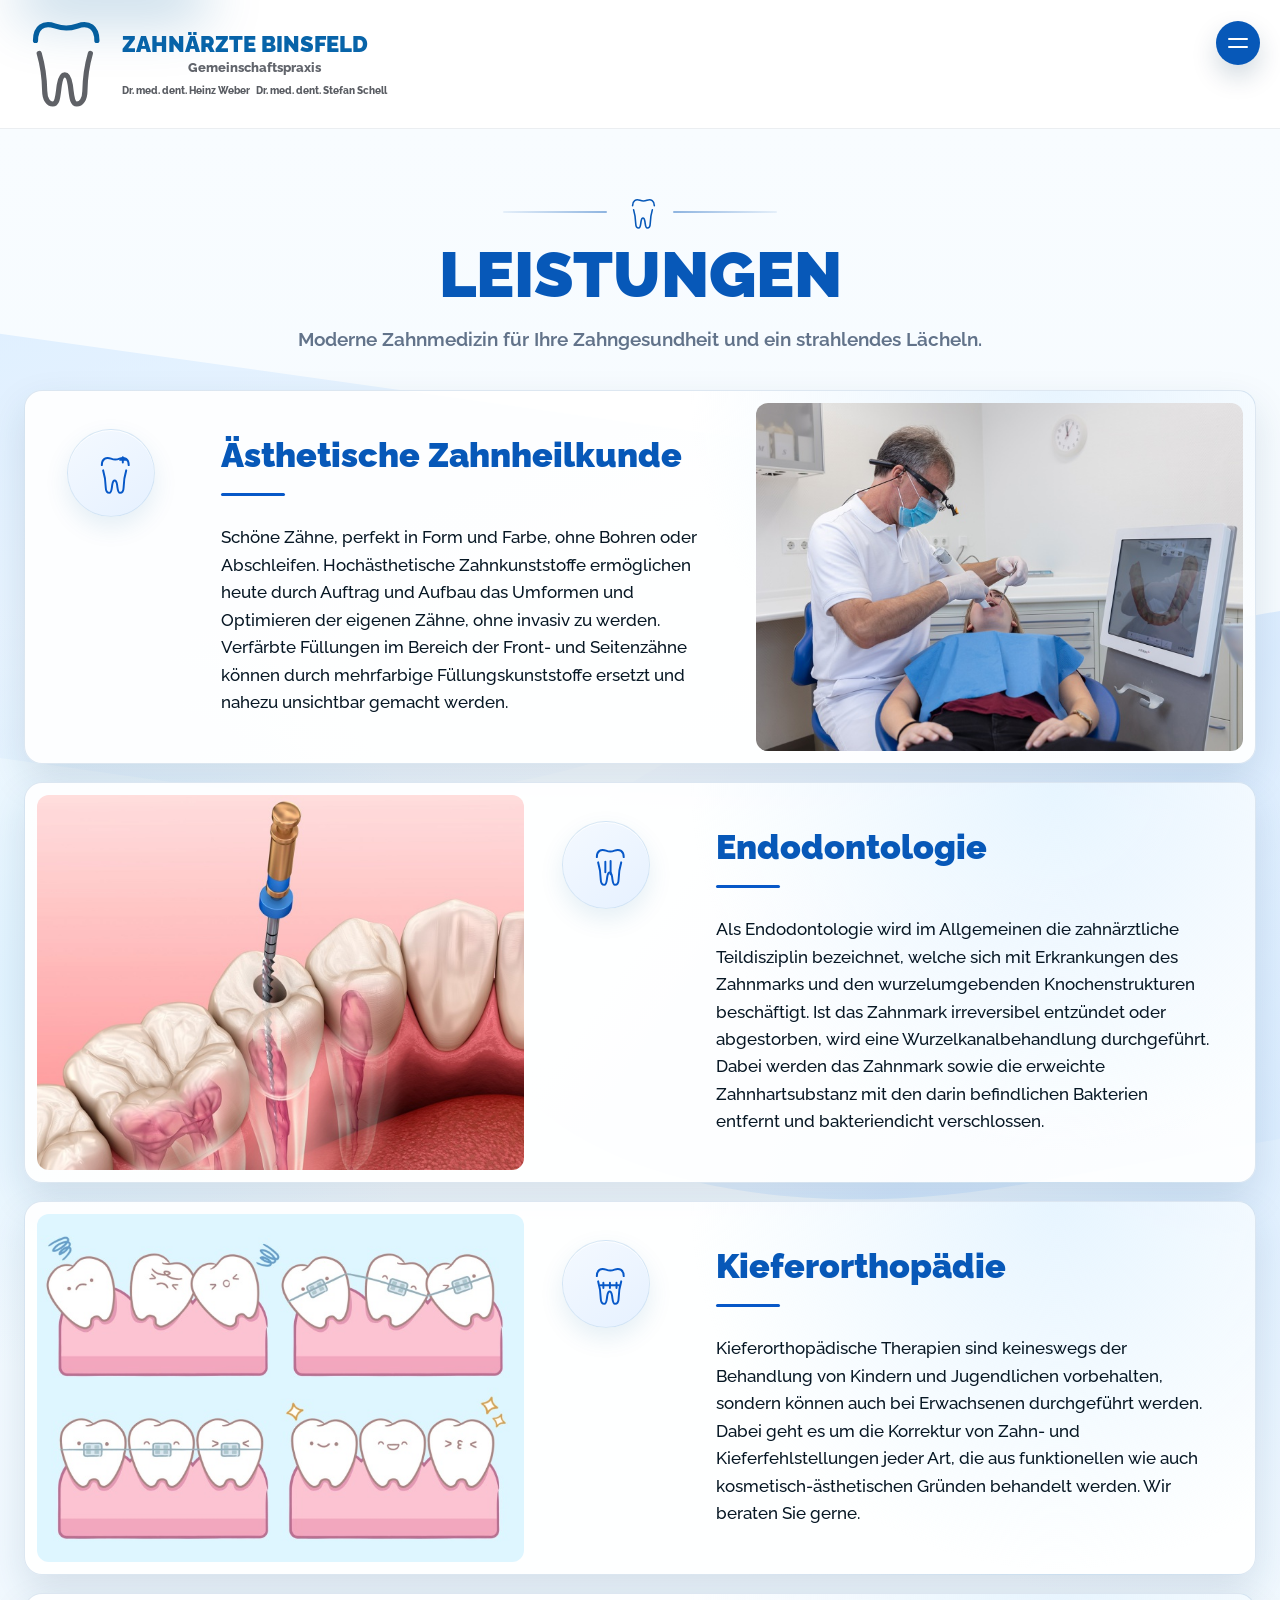
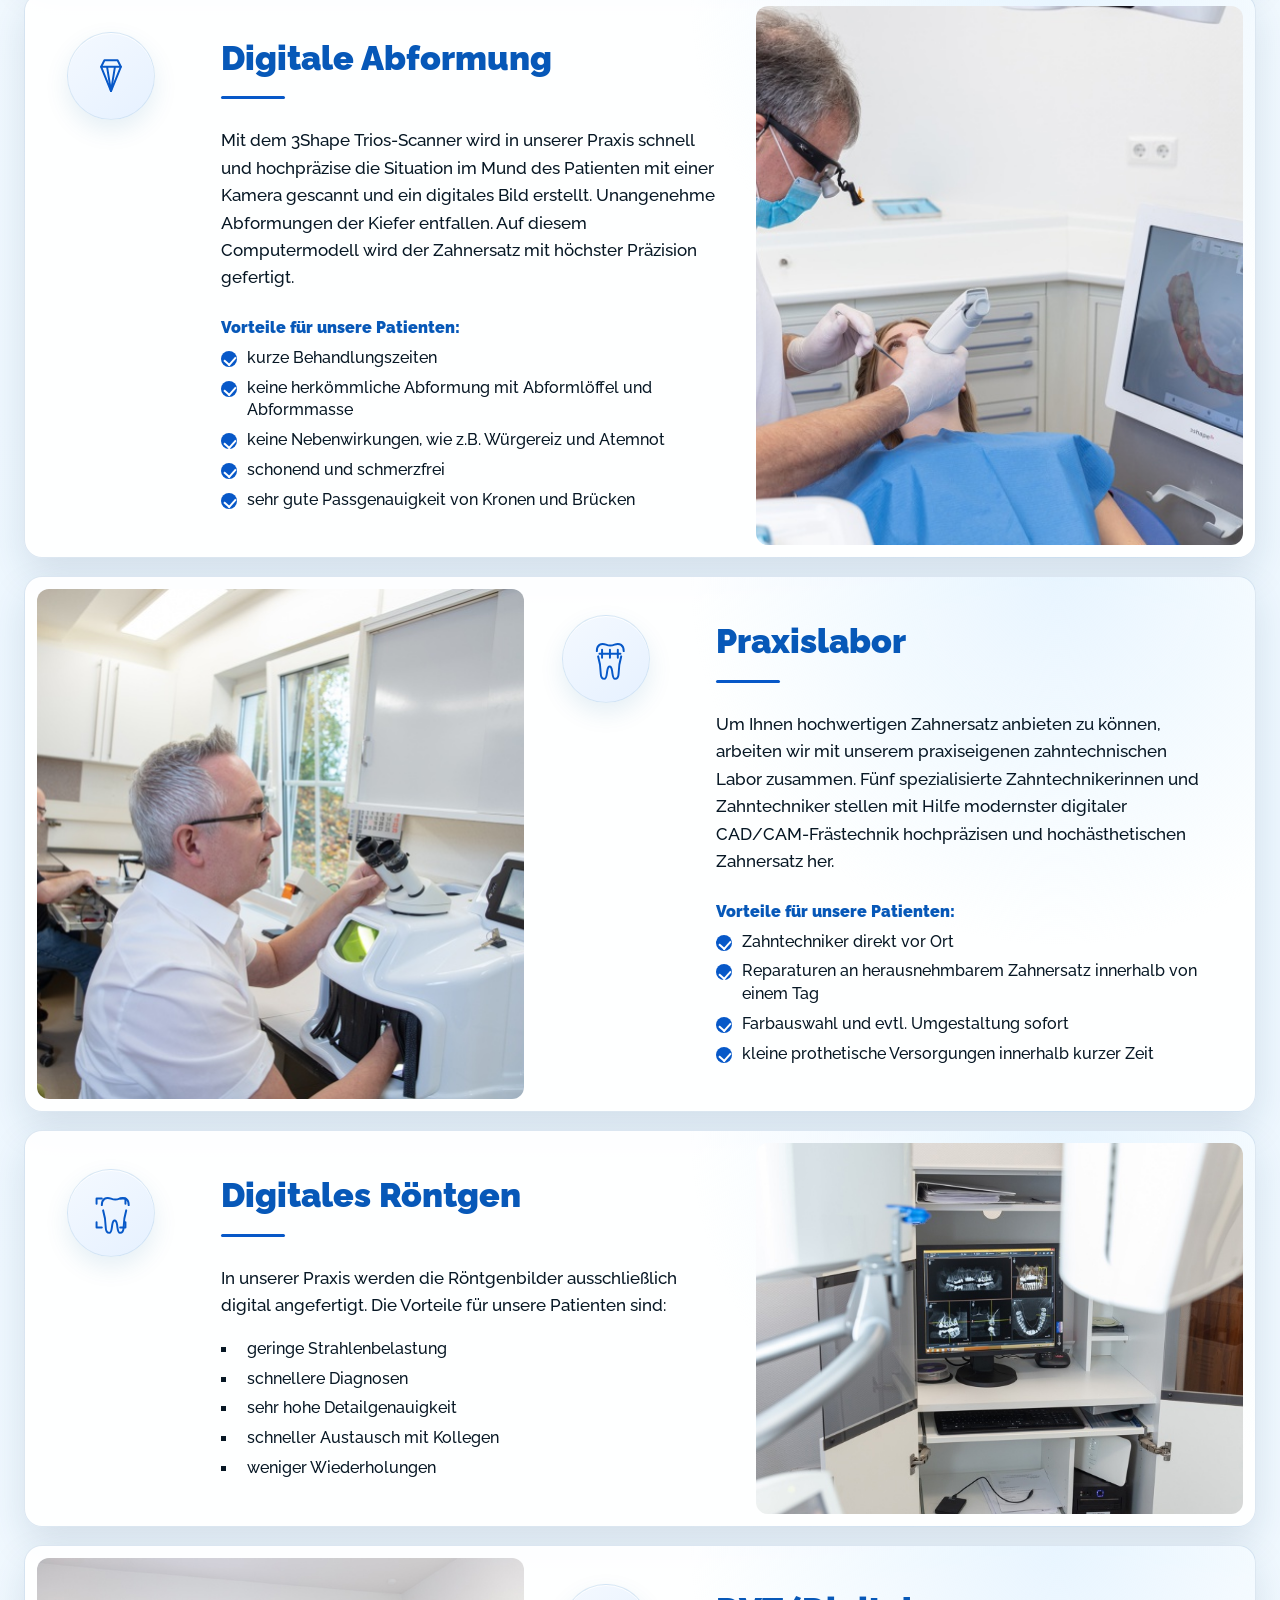
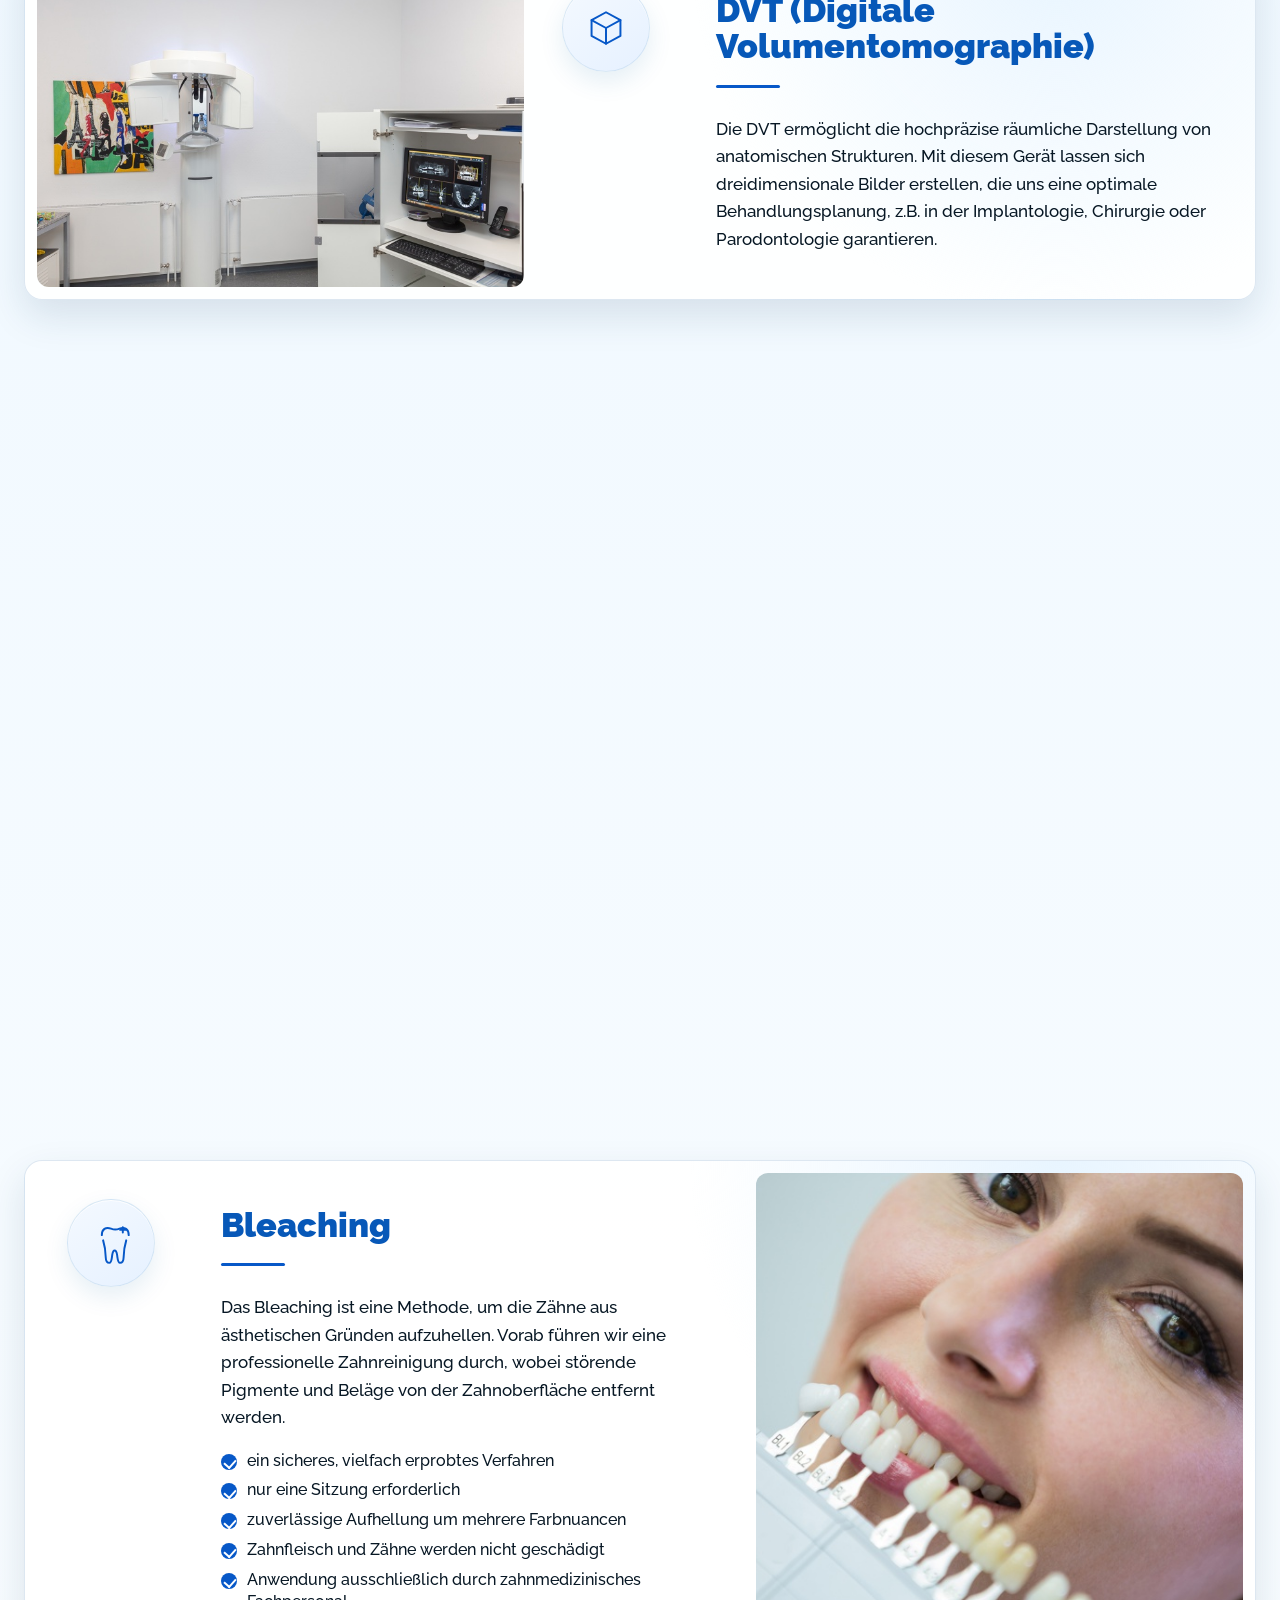
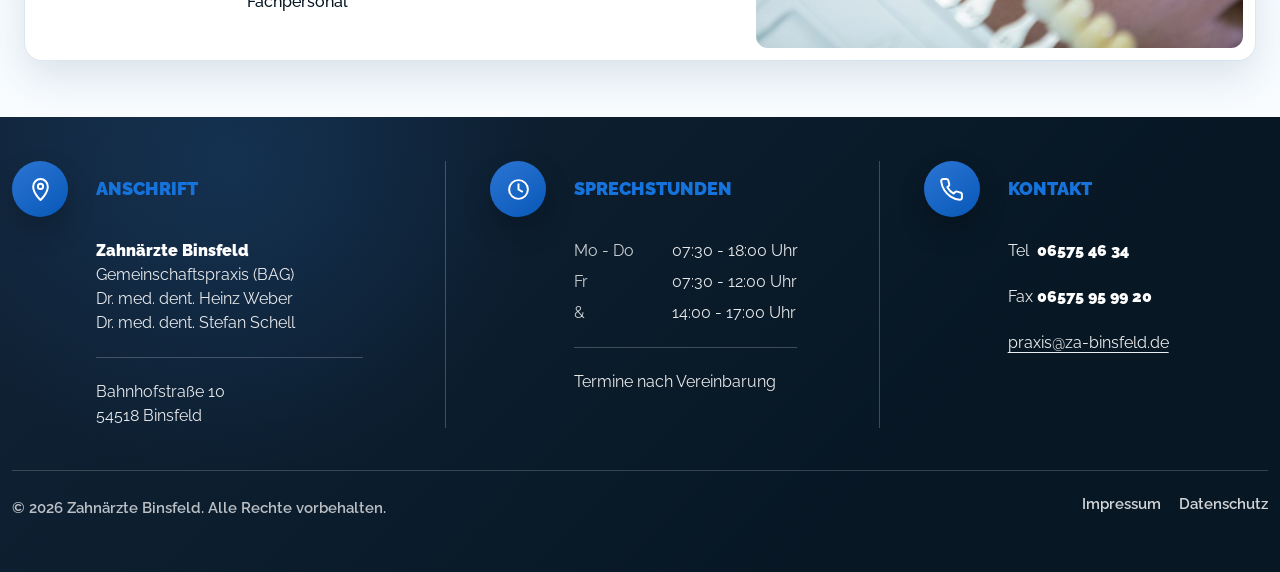
<file: leistungen/index.html>
<!DOCTYPE html>
<html lang="de">

<head>
    <meta charset="utf-8">
    <meta name="viewport" content="width=device-width, initial-scale=1.0">

    <title>Leistungen | Zahn&auml;rzte Binsfeld</title>

    <meta name="description"
        content="Leistungen der Zahn&auml;rzte Binsfeld: &auml;sthetische Zahnheilkunde, Endodontologie, Kieferorthop&auml;die, digitale Abformung, Praxislabor, digitales R&ouml;ntgen, DVT, professionelle Zahnreinigung, Fissurenversiegelung und Bleaching.">
    <meta name="theme-color" content="#063b63">

    <link rel="preconnect" href="https://fonts.googleapis.com">
    <link rel="preconnect" href="https://fonts.gstatic.com" crossorigin>
    <link href="https://fonts.googleapis.com/css2?family=Raleway:wght@400;600;800;900&display=swap"
        rel="stylesheet">
    <link rel="icon" type="image/svg+xml" href="../images/favicon.svg">
    <link href="../style.css?v=20260709-site-ios-audit" rel="stylesheet">
</head>

<body class="leistungen-page">
    <a class="skip-link" href="#main-content">Zum Inhalt springen</a>

    <header class="site-header" id="top">
        <nav class="navbar">
            <div class="container-fluid header-container">
                <a class="brand" href="../index.html" aria-label="Startseite Zahn&auml;rzte Binsfeld">
                    <span class="brand-icon" aria-hidden="true">
                        <svg viewBox="0 0 74 92">
                            <path class="tooth-crown"
                                d="M6.5 22.5C6.5 9.5 14.3 4.2 25.7 7.9c5.7 1.8 8.5 2.1 11.5 2.1s5.8-.3 11.5-2.1C60.1 4.2 67.9 9.5 67.9 22.5" />
                            <path class="tooth-root"
                                d="M10.2 35.4c3.7 12.8 5.3 24.8 5.5 37.7.1 8.1 3.7 12.9 8.1 12.9 5.1 0 5-8.3 6.5-18.8.9-6.1 2.4-10.4 5.5-10.4s4.6 4.3 5.5 10.4c1.5 10.5 1.4 18.8 6.5 18.8 4.4 0 8-4.8 8.1-12.9.2-12.9 1.8-24.9 5.5-37.7" />
                        </svg>
                    </span>

                    <span class="brand-text">
                        <strong>Zahn&auml;rzte Binsfeld</strong>
                        <small>Gemeinschaftspraxis</small>
                        <span class="brand-doctors">Dr. med. dent. Heinz Weber&nbsp;&nbsp;&nbsp;Dr. med. dent. Stefan Schell</span>
                    </span>
                </a>

                <button class="custom-toggler mobile-menu-button" type="button"
                    data-menu-target="#mainNavigation" aria-controls="mainNavigation" aria-expanded="false"
                    aria-label="Navigation &ouml;ffnen">
                    <span></span>
                    <span></span>
                </button>

                <div class="navbar-collapse" id="mainNavigation">
                    <ul class="navbar-nav">
                        <li class="nav-item"><a class="nav-link" href="../team.html">Team</a></li>
                        <li class="nav-item"><a class="nav-link active" href="index.html">Leistungen</a></li>
                        <li class="nav-item"><a class="nav-link" href="../impressionen.html">Impressionen</a></li>
                        <li class="nav-item"><a class="nav-link" href="../links-infos.html">Links &amp; Infos</a></li>
                        <li class="nav-item"><a class="nav-link" href="../kontakt.html">Kontakt</a></li>
                        <li class="nav-item"><a class="nav-link" href="../karriere.html">Karriere</a></li>
                        <li class="nav-item nav-cta-item"><a class="btn btn-brand nav-appointment" href="../kontakt.html#kontakt-form">Terminanfragen</a></li>
                    </ul>
                </div>
            </div>
        </nav>
    </header>

    <main class="leistungen-main" id="main-content">
        <section class="leistungen-title-section">
            <div class="container">
                <div class="leistungen-title-mark" aria-hidden="true">
                    <span></span>
                    <svg viewBox="0 0 64 64">
                        <path d="M18 20c0-9 6-13 14-10 3 1.2 4.8 1.4 6.5 1.4S42 11.2 45 10c8-3 14 1 14 10" />
                        <path d="M20 28c2.8 9 3.8 17.6 4 26 .1 5.3 2.5 8.2 5.5 8.2 3.4 0 3.4-5.4 4.4-12.1.6-4 1.6-6.8 3.7-6.8s3.1 2.8 3.7 6.8c1 6.7 1 12.1 4.4 12.1 3 0 5.4-2.9 5.5-8.2.2-8.4 1.2-17 4-26" />
                    </svg>
                    <span></span>
                </div>
                <h1>Leistungen</h1>
                <p>Moderne Zahnmedizin f&uuml;r Ihre Zahngesundheit und ein strahlendes L&auml;cheln.</p>
            </div>
        </section>

        <section class="leistungen-stack" aria-label="Leistungsbereiche">
            <article class="leistungen-card reveal" id="aesthetische-zahnheilkunde">
                <div class="leistungen-icon" aria-hidden="true">
                    <svg viewBox="0 0 64 64">
                        <path d="M18 20c0-9 6-13 14-10 3 1.2 4.8 1.4 6.5 1.4S42 11.2 45 10c8-3 14 1 14 10" />
                        <path d="M20 28c2.8 9 3.8 17.6 4 26 .1 5.3 2.5 8.2 5.5 8.2 3.4 0 3.4-5.4 4.4-12.1.6-4 1.6-6.8 3.7-6.8s3.1 2.8 3.7 6.8c1 6.7 1 12.1 4.4 12.1 3 0 5.4-2.9 5.5-8.2.2-8.4 1.2-17 4-26" />
                        <path d="M50 8v8M46 12h8" />
                    </svg>
                </div>
                <div class="leistungen-copy">
                    <h2>&Auml;sthetische Zahnheilkunde</h2>
                    <p>Sch&ouml;ne Z&auml;hne, perfekt in Form und Farbe, ohne Bohren oder Abschleifen. Hoch&auml;sthetische Zahnkunststoffe erm&ouml;glichen heute durch Auftrag und Aufbau das Umformen und Optimieren der eigenen Z&auml;hne, ohne invasiv zu werden. Verf&auml;rbte F&uuml;llungen im Bereich der Front- und Seitenz&auml;hne k&ouml;nnen durch mehrfarbige F&uuml;llungskunststoffe ersetzt und nahezu unsichtbar gemacht werden.</p>
                </div>
                <figure class="leistungen-media">
                    <img src="../images/zahnheilkunde.jpg" alt="Zahn&auml;rztliche Behandlung zur &auml;sthetischen Zahnheilkunde" decoding="async" fetchpriority="high">
                </figure>
            </article>

            <article class="leistungen-card is-reverse reveal" id="endodontologie">
                <figure class="leistungen-media">
                    <img src="../images/endo.jpg" alt="Illustration einer Wurzelkanalbehandlung" decoding="async" loading="lazy">
                </figure>
                <div class="leistungen-icon" aria-hidden="true">
                    <svg viewBox="0 0 64 64">
                        <path d="M18 20c0-9 6-13 14-10 3 1.2 4.8 1.4 6.5 1.4S42 11.2 45 10c8-3 14 1 14 10" />
                        <path d="M20 28c2.8 9 3.8 17.6 4 26 .1 5.3 2.5 8.2 5.5 8.2 3.4 0 3.4-5.4 4.4-12.1.6-4 1.6-6.8 3.7-6.8s3.1 2.8 3.7 6.8c1 6.7 1 12.1 4.4 12.1 3 0 5.4-2.9 5.5-8.2.2-8.4 1.2-17 4-26" />
                        <path d="M31 27v16M39 26v20" />
                    </svg>
                </div>
                <div class="leistungen-copy">
                    <h2>Endodontologie</h2>
                    <p>Als Endodontologie wird im Allgemeinen die zahn&auml;rztliche Teildisziplin bezeichnet, welche sich mit Erkrankungen des Zahnmarks und den wurzelumgebenden Knochenstrukturen besch&auml;ftigt. Ist das Zahnmark irreversibel entz&uuml;ndet oder abgestorben, wird eine Wurzelkanalbehandlung durchgef&uuml;hrt. Dabei werden das Zahnmark sowie die erweichte Zahnhartsubstanz mit den darin befindlichen Bakterien entfernt und bakteriendicht verschlossen.</p>
                </div>
            </article>

            <article class="leistungen-card is-reverse reveal" id="kieferorthopaedie">
                <figure class="leistungen-media">
                    <img src="../images/kfo.jpg" alt="Kieferorthop&auml;dische Illustration mit Zahnspangen" decoding="async" loading="lazy">
                </figure>
                <div class="leistungen-icon" aria-hidden="true">
                    <svg viewBox="0 0 64 64">
                        <path d="M18 20c0-9 6-13 14-10 3 1.2 4.8 1.4 6.5 1.4S42 11.2 45 10c8-3 14 1 14 10" />
                        <path d="M20 28c2.8 9 3.8 17.6 4 26 .1 5.3 2.5 8.2 5.5 8.2 3.4 0 3.4-5.4 4.4-12.1.6-4 1.6-6.8 3.7-6.8s3.1 2.8 3.7 6.8c1 6.7 1 12.1 4.4 12.1 3 0 5.4-2.9 5.5-8.2.2-8.4 1.2-17 4-26" />
                        <path d="M24 34h28M28 30v8M38 30v8M48 30v8" />
                    </svg>
                </div>
                <div class="leistungen-copy">
                    <h2>Kieferorthop&auml;die</h2>
                    <p>Kieferorthop&auml;dische Therapien sind keineswegs der Behandlung von Kindern und Jugendlichen vorbehalten, sondern k&ouml;nnen auch bei Erwachsenen durchgef&uuml;hrt werden. Dabei geht es um die Korrektur von Zahn- und Kieferfehlstellungen jeder Art, die aus funktionellen wie auch kosmetisch-&auml;sthetischen Gr&uuml;nden behandelt werden. Wir beraten Sie gerne.</p>
                </div>
            </article>

            <article class="leistungen-card reveal" id="digitale-abformung">
                <div class="leistungen-icon" aria-hidden="true">
                    <svg viewBox="0 0 64 64">
                        <path d="M22 8h20l5 10-15 37-15-37 5-10Z" />
                        <path d="M17 18h30M26 18l6 37 6-37" />
                    </svg>
                </div>
                <div class="leistungen-copy">
                    <h2>Digitale Abformung</h2>
                    <p>Mit dem 3Shape Trios-Scanner wird in unserer Praxis schnell und hochpr&auml;zise die Situation im Mund des Patienten mit einer Kamera gescannt und ein digitales Bild erstellt. Unangenehme Abformungen der Kiefer entfallen. Auf diesem Computermodell wird der Zahnersatz mit h&ouml;chster Pr&auml;zision gefertigt.</p>
                    <strong>Vorteile f&uuml;r unsere Patienten:</strong>
                    <ul class="leistungen-list">
                        <li>kurze Behandlungszeiten</li>
                        <li>keine herk&ouml;mmliche Abformung mit Abforml&ouml;ffel und Abformmasse</li>
                        <li>keine Nebenwirkungen, wie z.B. W&uuml;rgereiz und Atemnot</li>
                        <li>schonend und schmerzfrei</li>
                        <li>sehr gute Passgenauigkeit von Kronen und Br&uuml;cken</li>
                    </ul>
                </div>
                <figure class="leistungen-media">
                    <img src="../images/digitaleabformung.jpg" alt="Digitale Abformung mit Intraoralscanner" decoding="async" loading="lazy">
                </figure>
            </article>

            <article class="leistungen-card is-reverse reveal" id="praxislabor">
                <figure class="leistungen-media">
                    <img src="../images/praxislabor.jpg" alt="Zahntechnisches Praxislabor" decoding="async" loading="lazy">
                </figure>
                <div class="leistungen-icon" aria-hidden="true">
                    <svg viewBox="0 0 64 64">
                        <path d="M18 20c0-9 6-13 14-10 3 1.2 4.8 1.4 6.5 1.4S42 11.2 45 10c8-3 14 1 14 10" />
                        <path d="M20 28c2.8 9 3.8 17.6 4 26 .1 5.3 2.5 8.2 5.5 8.2 3.4 0 3.4-5.4 4.4-12.1.6-4 1.6-6.8 3.7-6.8s3.1 2.8 3.7 6.8c1 6.7 1 12.1 4.4 12.1 3 0 5.4-2.9 5.5-8.2.2-8.4 1.2-17 4-26" />
                        <path d="M22 24h32M26 18v12M38 18v12M50 18v12" />
                    </svg>
                </div>
                <div class="leistungen-copy">
                    <h2>Praxislabor</h2>
                    <p>Um Ihnen hochwertigen Zahnersatz anbieten zu k&ouml;nnen, arbeiten wir mit unserem praxiseigenen zahntechnischen Labor zusammen. F&uuml;nf spezialisierte Zahntechnikerinnen und Zahntechniker stellen mit Hilfe modernster digitaler CAD/CAM-Fr&auml;stechnik hochpr&auml;zisen und hoch&auml;sthetischen Zahnersatz her.</p>
                    <strong>Vorteile f&uuml;r unsere Patienten:</strong>
                    <ul class="leistungen-list">
                        <li>Zahntechniker direkt vor Ort</li>
                        <li>Reparaturen an herausnehmbarem Zahnersatz innerhalb von einem Tag</li>
                        <li>Farbauswahl und evtl. Umgestaltung sofort</li>
                        <li>kleine prothetische Versorgungen innerhalb kurzer Zeit</li>
                    </ul>
                </div>
            </article>

            <article class="leistungen-card reveal" id="digitales-roentgen">
                <div class="leistungen-icon" aria-hidden="true">
                    <svg viewBox="0 0 64 64">
                        <path d="M18 20c0-9 6-13 14-10 3 1.2 4.8 1.4 6.5 1.4S42 11.2 45 10c8-3 14 1 14 10" />
                        <path d="M20 28c2.8 9 3.8 17.6 4 26 .1 5.3 2.5 8.2 5.5 8.2 3.4 0 3.4-5.4 4.4-12.1.6-4 1.6-6.8 3.7-6.8s3.1 2.8 3.7 6.8c1 6.7 1 12.1 4.4 12.1 3 0 5.4-2.9 5.5-8.2.2-8.4 1.2-17 4-26" />
                        <path d="M10 18v-8h8M54 18v-8h-8M10 46v8h8M54 46v8h-8" />
                    </svg>
                </div>
                <div class="leistungen-copy">
                    <h2>Digitales R&ouml;ntgen</h2>
                    <p>In unserer Praxis werden die R&ouml;ntgenbilder ausschlie&szlig;lich digital angefertigt. Die Vorteile f&uuml;r unsere Patienten sind:</p>
                    <ul class="leistungen-list is-square">
                        <li>geringe Strahlenbelastung</li>
                        <li>schnellere Diagnosen</li>
                        <li>sehr hohe Detailgenauigkeit</li>
                        <li>schneller Austausch mit Kollegen</li>
                        <li>weniger Wiederholungen</li>
                    </ul>
                </div>
                <figure class="leistungen-media">
                    <img src="../images/digitalesroentgen.jpg" alt="Digitales R&ouml;ntgenger&auml;t und Monitor" decoding="async" loading="lazy">
                </figure>
            </article>

            <article class="leistungen-card is-reverse reveal" id="dvt">
                <figure class="leistungen-media">
                    <img src="../images/dvt.jpg" alt="Digitale Volumentomographie in der Praxis" decoding="async" loading="lazy">
                </figure>
                <div class="leistungen-icon" aria-hidden="true">
                    <svg viewBox="0 0 64 64">
                        <path d="M32 8 54 20v24L32 56 10 44V20L32 8Z" />
                        <path d="M10 20l22 12 22-12M32 32v24" />
                    </svg>
                </div>
                <div class="leistungen-copy">
                    <h2>DVT (Digitale Volumentomographie)</h2>
                    <p>Die DVT erm&ouml;glicht die hochpr&auml;zise r&auml;umliche Darstellung von anatomischen Strukturen. Mit diesem Ger&auml;t lassen sich dreidimensionale Bilder erstellen, die uns eine optimale Behandlungsplanung, z.B. in der Implantologie, Chirurgie oder Parodontologie garantieren.</p>
                </div>
            </article>

            <article class="leistungen-card reveal" id="pzr">
                <div class="leistungen-icon" aria-hidden="true">
                    <svg viewBox="0 0 64 64">
                        <path d="M18 20c0-9 6-13 14-10 3 1.2 4.8 1.4 6.5 1.4S42 11.2 45 10c8-3 14 1 14 10" />
                        <path d="M20 28c2.8 9 3.8 17.6 4 26 .1 5.3 2.5 8.2 5.5 8.2 3.4 0 3.4-5.4 4.4-12.1.6-4 1.6-6.8 3.7-6.8s3.1 2.8 3.7 6.8c1 6.7 1 12.1 4.4 12.1 3 0 5.4-2.9 5.5-8.2.2-8.4 1.2-17 4-26" />
                        <path d="M50 8v8M46 12h8" />
                    </svg>
                </div>
                <div class="leistungen-copy">
                    <h2>Professionelle Zahnreinigung (PZR)</h2>
                    <p>Bei der professionellen Zahnreinigung werden zun&auml;chst alle harten und weichen Zahnbel&auml;ge mit Hilfe von Hand- oder Ultraschallinstrumenten, anschlie&szlig;end bakterielle Bel&auml;ge und hartn&auml;ckige Verf&auml;rbungen mittels Pulverstrahlger&auml;t entfernt.</p>
                    <p>Danach werden die Z&auml;hne mit einer Prophylaxepaste poliert, um die Zahnoberfl&auml;chen zu gl&auml;tten. Letztlich wird ein spezieller Fluoridlack zum Schutz des Zahnschmelzes auf alle Z&auml;hne aufgetragen.</p>
                </div>
                <figure class="leistungen-media">
                    <img src="../images/zahnreinigung.jpg" alt="Professionelle Zahnreinigung in der Praxis" decoding="async" loading="lazy">
                </figure>
            </article>

            <article class="leistungen-card is-reverse reveal" id="fissurenversiegelung">
                <figure class="leistungen-media">
                    <img src="../images/fissurenversiegelung.jpg" alt="Fissurenversiegelung w&auml;hrend einer Behandlung" decoding="async" loading="lazy">
                </figure>
                <div class="leistungen-icon" aria-hidden="true">
                    <svg viewBox="0 0 64 64">
                        <path d="M18 20c0-9 6-13 14-10 3 1.2 4.8 1.4 6.5 1.4S42 11.2 45 10c8-3 14 1 14 10" />
                        <path d="M20 28c2.8 9 3.8 17.6 4 26 .1 5.3 2.5 8.2 5.5 8.2 3.4 0 3.4-5.4 4.4-12.1.6-4 1.6-6.8 3.7-6.8s3.1 2.8 3.7 6.8c1 6.7 1 12.1 4.4 12.1 3 0 5.4-2.9 5.5-8.2.2-8.4 1.2-17 4-26" />
                        <path d="M28 30c3 3 5 3 8 0M24 38c5 4 11 4 16 0" />
                    </svg>
                </div>
                <div class="leistungen-copy">
                    <h2>Fissurenversiegelung</h2>
                    <p>Zur Vorbeugung von Karies werden die Furchen und Gr&uuml;bchen (Fissuren) mit einem d&uuml;nnfl&uuml;ssigen Kunststoff versiegelt. Somit sind die Kaufl&auml;chen glatter, lassen sich besser putzen und sind weniger anf&auml;llig f&uuml;r Karies.</p>
                </div>
            </article>

            <article class="leistungen-card reveal" id="bleaching">
                <div class="leistungen-icon" aria-hidden="true">
                    <svg viewBox="0 0 64 64">
                        <path d="M18 20c0-9 6-13 14-10 3 1.2 4.8 1.4 6.5 1.4S42 11.2 45 10c8-3 14 1 14 10" />
                        <path d="M20 28c2.8 9 3.8 17.6 4 26 .1 5.3 2.5 8.2 5.5 8.2 3.4 0 3.4-5.4 4.4-12.1.6-4 1.6-6.8 3.7-6.8s3.1 2.8 3.7 6.8c1 6.7 1 12.1 4.4 12.1 3 0 5.4-2.9 5.5-8.2.2-8.4 1.2-17 4-26" />
                        <path d="M50 8v8M46 12h8" />
                    </svg>
                </div>
                <div class="leistungen-copy">
                    <h2>Bleaching</h2>
                    <p>Das Bleaching ist eine Methode, um die Z&auml;hne aus &auml;sthetischen Gr&uuml;nden aufzuhellen. Vorab f&uuml;hren wir eine professionelle Zahnreinigung durch, wobei st&ouml;rende Pigmente und Bel&auml;ge von der Zahnoberfl&auml;che entfernt werden.</p>
                    <ul class="leistungen-list">
                        <li>ein sicheres, vielfach erprobtes Verfahren</li>
                        <li>nur eine Sitzung erforderlich</li>
                        <li>zuverl&auml;ssige Aufhellung um mehrere Farbnuancen</li>
                        <li>Zahnfleisch und Z&auml;hne werden nicht gesch&auml;digt</li>
                        <li>Anwendung ausschlie&szlig;lich durch zahnmedizinisches Fachpersonal</li>
                    </ul>
                </div>
                <figure class="leistungen-media">
                    <img src="../images/bleaching.jpg" alt="Zahnaufhellung mit Farbschablone" decoding="async" loading="lazy">
                </figure>
            </article>
        </section>
    </main>

    <footer class="site-footer leistungen-footer practice-footer">
        <div class="container">
            <div class="leistungen-footer-grid">
                <section class="leistungen-footer-col">
                    <span class="footer-round-icon" aria-hidden="true">
                        <svg viewBox="0 0 24 24">
                            <path d="M12 22s7-6.2 7-13a7 7 0 0 0-14 0c0 6.8 7 13 7 13Z" />
                            <circle cx="12" cy="9" r="2.5" />
                        </svg>
                    </span>
                    <h3>Anschrift</h3>
                    <p><strong>Zahn&auml;rzte Binsfeld</strong><br>Gemeinschaftspraxis (BAG)<br>Dr. med. dent. Heinz Weber<br>Dr. med. dent. Stefan Schell</p>
                    <p class="footer-divider">Bahnhofstra&szlig;e 10<br>54518 Binsfeld</p>
                </section>

                <section class="leistungen-footer-col">
                    <span class="footer-round-icon" aria-hidden="true">
                        <svg viewBox="0 0 24 24">
                            <circle cx="12" cy="12" r="9" />
                            <path d="M12 7v5l3.5 2" />
                        </svg>
                    </span>
                    <h3>Sprechstunden</h3>
                    <div class="footer-hours" aria-label="Sprechstunden"><span>Mo - Do</span><span>07:30 - 18:00 Uhr</span><span>Fr</span><span>07:30 - 12:00 Uhr</span><span aria-hidden="true">&amp;</span><span>14:00 - 17:00 Uhr</span></div>
                    <p class="footer-divider">Termine nach Vereinbarung</p>
                </section>

                <section class="leistungen-footer-col">
                    <span class="footer-round-icon" aria-hidden="true">
                        <svg viewBox="0 0 24 24">
                            <path d="M22 16.9v3a2 2 0 0 1-2.2 2 19.8 19.8 0 0 1-8.6-3.1 19.4 19.4 0 0 1-6-6A19.8 19.8 0 0 1 2.1 4.2 2 2 0 0 1 4.1 2h3a2 2 0 0 1 2 1.7c.1 1 .4 2 .7 2.8a2 2 0 0 1-.5 2.1L8 9.9a16 16 0 0 0 6 6l1.3-1.3a2 2 0 0 1 2.1-.5c.9.3 1.8.6 2.8.7a2 2 0 0 1 1.8 2.1Z" />
                        </svg>
                    </span>
                    <h3>Kontakt</h3>
                    <p>Tel&nbsp;&nbsp;<strong>06575 46 34</strong></p>
                    <p>Fax&nbsp;<strong>06575 95 99 20</strong></p>
                    <p><a href="mailto:praxis@za-binsfeld.de">praxis@za-binsfeld.de</a></p>
                </section>
            </div>

            <div class="practice-legal">
                <span>&copy; <span id="year"></span> Zahn&auml;rzte Binsfeld. Alle Rechte vorbehalten.</span>
                <nav aria-label="Rechtliches">
                    <a href="../impressum/">Impressum</a>
                    <a href="../datenschutz/">Datenschutz</a>
                </nav>
            </div>
        </div>
    </footer>
    <script src="../main.js?v=20260709-site-ios-audit" defer></script>
</body>

</html>
</file>
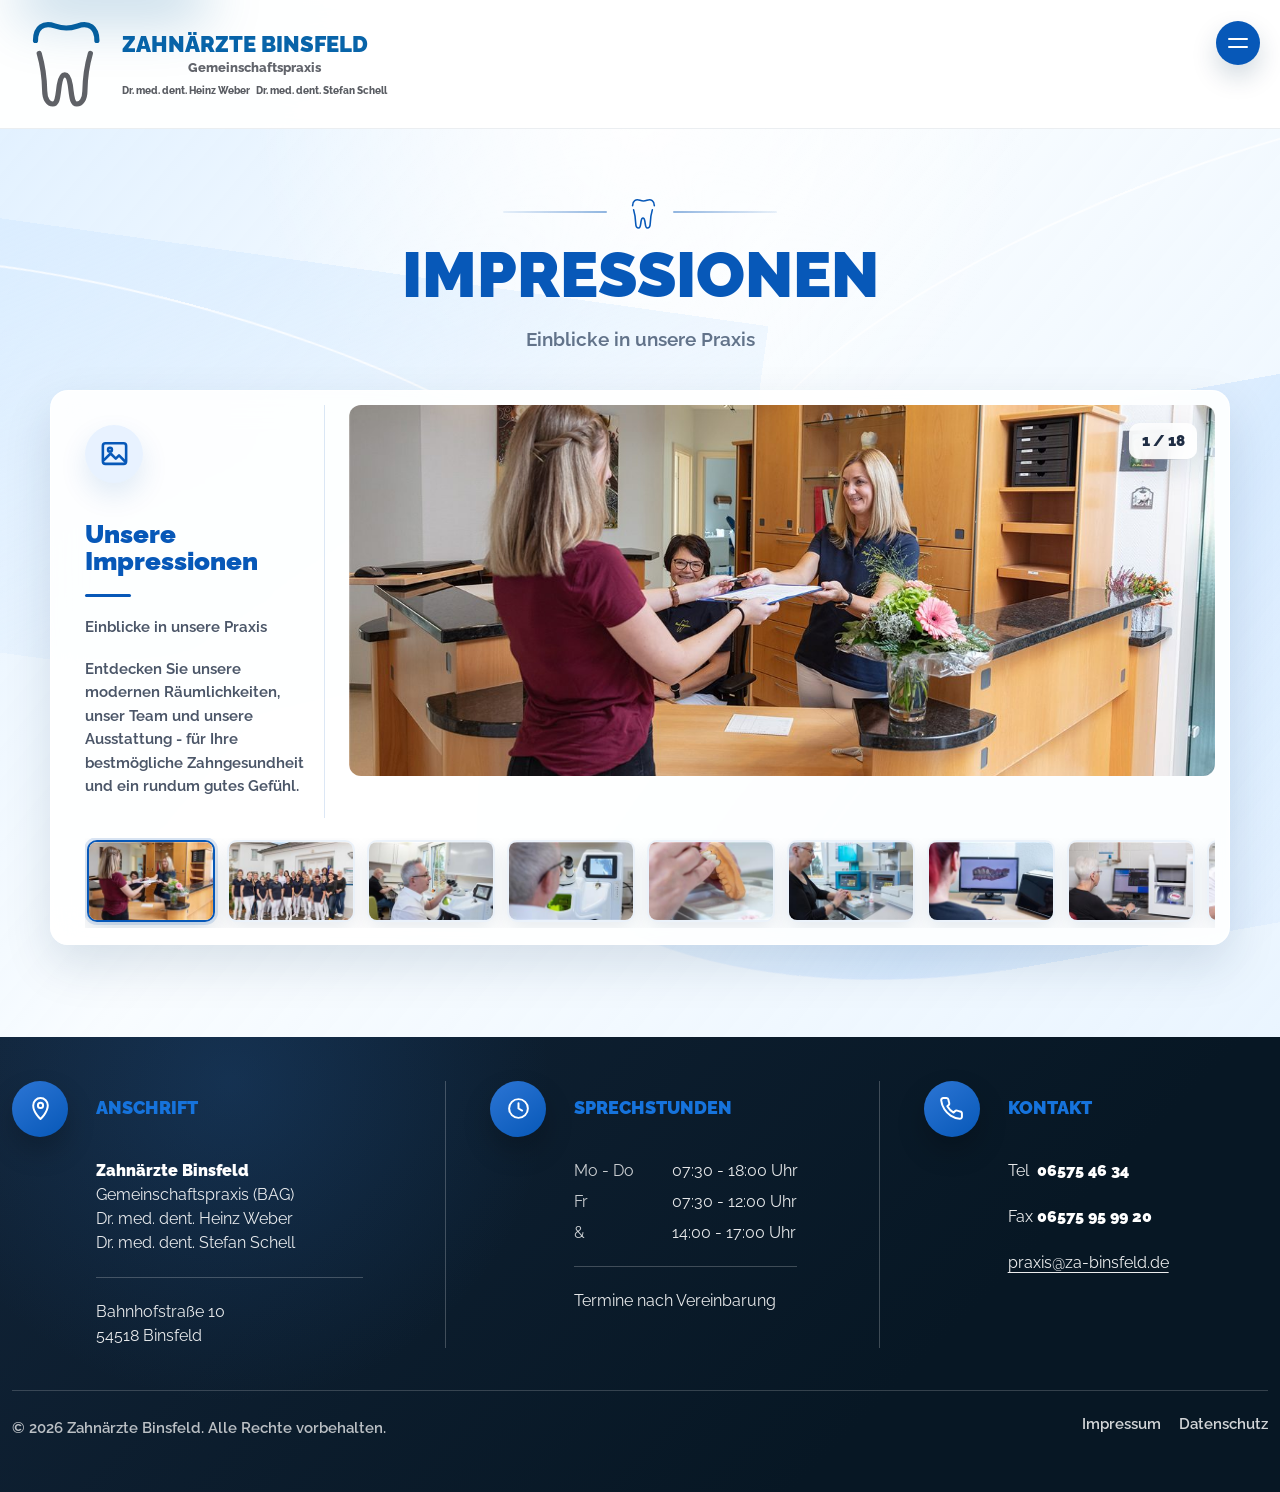
<file: impressionen.html>
<!DOCTYPE html>
<html lang="de">

<head>
    <meta charset="UTF-8">
    <meta name="viewport" content="width=device-width, initial-scale=1.0">

    <title>Impressionen | Zahn&auml;rzte Binsfeld</title>
    <meta name="description"
        content="Impressionen der Zahnarztpraxis Binsfeld: Einblicke in Praxisr&auml;ume, Behandlung, Ausstattung und Atmosph&auml;re.">
    <meta name="theme-color" content="#063b63">

    <link rel="preconnect" href="https://fonts.googleapis.com">
    <link rel="preconnect" href="https://fonts.gstatic.com" crossorigin>
    <link href="https://fonts.googleapis.com/css2?family=Raleway:wght@400;600;800;900&display=swap"
        rel="stylesheet">
    <link rel="icon" type="image/svg+xml" href="images/favicon.svg">
    <link rel="stylesheet" href="style.css?v=20260709-site-ios-audit">
</head>

<body class="impressions-page">
    <a class="skip-link" href="#main-content">Zum Inhalt springen</a>

    <header class="site-header" id="top">
        <nav class="navbar">
            <div class="container-fluid header-container">
                <a class="brand" href="index.html" aria-label="Startseite Zahn&auml;rzte Binsfeld">
                    <span class="brand-icon" aria-hidden="true">
                        <svg viewBox="0 0 74 92">
                            <path class="tooth-crown"
                                d="M6.5 22.5C6.5 9.5 14.3 4.2 25.7 7.9c5.7 1.8 8.5 2.1 11.5 2.1s5.8-.3 11.5-2.1C60.1 4.2 67.9 9.5 67.9 22.5" />
                            <path class="tooth-root"
                                d="M10.2 35.4c3.7 12.8 5.3 24.8 5.5 37.7.1 8.1 3.7 12.9 8.1 12.9 5.1 0 5-8.3 6.5-18.8.9-6.1 2.4-10.4 5.5-10.4s4.6 4.3 5.5 10.4c1.5 10.5 1.4 18.8 6.5 18.8 4.4 0 8-4.8 8.1-12.9.2-12.9 1.8-24.9 5.5-37.7" />
                        </svg>
                    </span>

                    <span class="brand-text">
                        <strong>Zahn&auml;rzte Binsfeld</strong>
                        <small>Gemeinschaftspraxis</small>
                        <span class="brand-doctors">Dr. med. dent. Heinz Weber&nbsp;&nbsp;&nbsp;Dr. med. dent. Stefan Schell</span>
                    </span>
                </a>

                <button class="custom-toggler mobile-menu-button" type="button"
                    data-menu-target="#mainNavigation" aria-controls="mainNavigation" aria-expanded="false"
                    aria-label="Navigation &ouml;ffnen">
                    <span></span>
                    <span></span>
                </button>

                <div class="navbar-collapse" id="mainNavigation">
                    <ul class="navbar-nav">
                        <li class="nav-item">
                            <a class="nav-link" href="team.html">Team</a>
                        </li>

                        <li class="nav-item">
                            <a class="nav-link" href="leistungen.html">Leistungen</a>
                        </li>

                        <li class="nav-item">
                            <a class="nav-link active" href="impressionen.html">Impressionen</a>
                        </li>

                        <li class="nav-item">
                            <a class="nav-link" href="links-infos.html">Links &amp; Infos</a>
                        </li>

                        <li class="nav-item">
                            <a class="nav-link" href="kontakt.html">Kontakt</a>
                        </li>

                        <li class="nav-item">
                            <a class="nav-link" href="karriere.html">Karriere</a>
                        </li>

                        <li class="nav-item nav-cta-item">
                            <a class="btn btn-brand nav-appointment" href="kontakt.html#kontakt-form">Terminanfragen</a>
                        </li>
                    </ul>
                </div>
            </div>
        </nav>
    </header>

    <main id="main-content">
        <section class="impressions-gallery" aria-label="Bildergalerie der Praxis">
            <div class="impressions-title reveal">
                <div class="impressions-title-mark" aria-hidden="true">
                    <span></span>
                    <svg viewBox="0 0 64 64">
                        <path d="M18 20c0-9 6-13 14-10 3 1.2 4.8 1.4 6.5 1.4S42 11.2 45 10c8-3 14 1 14 10" />
                        <path d="M20 28c2.8 9 3.8 17.6 4 26 .1 5.3 2.5 8.2 5.5 8.2 3.4 0 3.4-5.4 4.4-12.1.6-4 1.6-6.8 3.7-6.8s3.1 2.8 3.7 6.8c1 6.7 1 12.1 4.4 12.1 3 0 5.4-2.9 5.5-8.2.2-8.4 1.2-17 4-26" />
                    </svg>
                    <span></span>
                </div>
                <h1>Impressionen</h1>
                <p>Einblicke in unsere Praxis</p>
            </div>

            <div class="impressions-card reveal">
            <div class="impressions-copy">
                <span class="impressions-copy-icon" aria-hidden="true">
                    <svg viewBox="0 0 24 24">
                        <rect x="3" y="4" width="18" height="16" rx="2" />
                        <circle cx="8.5" cy="9" r="1.5" />
                        <path d="m4 17 5-5 4 4 2.5-2.5L20 18" />
                    </svg>
                </span>
                <h2>Unsere<br>Impressionen</h2>
                <span class="impressions-kicker"></span>
                <p>Einblicke in unsere Praxis</p>
                <p>Entdecken Sie unsere modernen R&auml;umlichkeiten, unser Team und unsere Ausstattung - f&uuml;r Ihre bestm&ouml;gliche Zahngesundheit und ein rundum gutes Gef&uuml;hl.</p>
            </div>

            <div class="impressions-stage" tabindex="0" aria-label="Aktuelles Galeriebild">
                <img class="impressions-main-image" src="images/gallery-large/1.jpg" alt="Impression 1 der Zahnarztpraxis Binsfeld"
                    decoding="async" fetchpriority="high">
                <span class="impressions-counter" aria-live="polite">1 / 18</span>
            </div>

            <div class="impressions-controls" aria-label="Galerieauswahl">
                <div class="impressions-strip" role="list">
                    <button class="impressions-thumb is-active" type="button" data-index="0" data-src="images/gallery-large/1.jpg"
                        aria-label="Impression 1 anzeigen" aria-current="true">
                        <img src="images/gallery-thumb/1.jpg" alt="" decoding="async" loading="lazy">
                    </button>
                    <button class="impressions-thumb" type="button" data-index="1" data-src="images/gallery-large/2.jpg"
                        aria-label="Impression 2 anzeigen">
                        <img src="images/gallery-thumb/2.jpg" alt="" decoding="async" loading="lazy">
                    </button>
                    <button class="impressions-thumb" type="button" data-index="2" data-src="images/gallery-large/3.jpg"
                        aria-label="Impression 3 anzeigen">
                        <img src="images/gallery-thumb/3.jpg" alt="" decoding="async" loading="lazy">
                    </button>
                    <button class="impressions-thumb" type="button" data-index="3" data-src="images/gallery-large/4.jpg"
                        aria-label="Impression 4 anzeigen">
                        <img src="images/gallery-thumb/4.jpg" alt="" decoding="async" loading="lazy">
                    </button>
                    <button class="impressions-thumb" type="button" data-index="4" data-src="images/gallery-large/5.jpg"
                        aria-label="Impression 5 anzeigen">
                        <img src="images/gallery-thumb/5.jpg" alt="" decoding="async" loading="lazy">
                    </button>
                    <button class="impressions-thumb" type="button" data-index="5" data-src="images/gallery-large/6.jpg"
                        aria-label="Impression 6 anzeigen">
                        <img src="images/gallery-thumb/6.jpg" alt="" decoding="async" loading="lazy">
                    </button>
                    <button class="impressions-thumb" type="button" data-index="6" data-src="images/gallery-large/7.jpg"
                        aria-label="Impression 7 anzeigen">
                        <img src="images/gallery-thumb/7.jpg" alt="" decoding="async" loading="lazy">
                    </button>
                    <button class="impressions-thumb" type="button" data-index="7" data-src="images/gallery-large/8.jpg"
                        aria-label="Impression 8 anzeigen">
                        <img src="images/gallery-thumb/8.jpg" alt="" decoding="async" loading="lazy">
                    </button>
                    <button class="impressions-thumb" type="button" data-index="8" data-src="images/gallery-large/9.jpg"
                        aria-label="Impression 9 anzeigen">
                        <img src="images/gallery-thumb/9.jpg" alt="" decoding="async" loading="lazy">
                    </button>
                    <button class="impressions-thumb" type="button" data-index="9" data-src="images/gallery-large/10.jpg"
                        aria-label="Impression 10 anzeigen">
                        <img src="images/gallery-thumb/10.jpg" alt="" decoding="async" loading="lazy">
                    </button>
                    <button class="impressions-thumb" type="button" data-index="10" data-src="images/gallery-large/11.jpg"
                        aria-label="Impression 11 anzeigen">
                        <img src="images/gallery-thumb/11.jpg" alt="" decoding="async" loading="lazy">
                    </button>
                    <button class="impressions-thumb" type="button" data-index="11" data-src="images/gallery-large/12.jpg"
                        aria-label="Impression 12 anzeigen">
                        <img src="images/gallery-thumb/12.jpg" alt="" decoding="async" loading="lazy">
                    </button>
                    <button class="impressions-thumb" type="button" data-index="12" data-src="images/gallery-large/13.jpg"
                        aria-label="Impression 13 anzeigen">
                        <img src="images/gallery-thumb/13.jpg" alt="" decoding="async" loading="lazy">
                    </button>
                    <button class="impressions-thumb" type="button" data-index="13" data-src="images/gallery-large/14.jpg"
                        aria-label="Impression 14 anzeigen">
                        <img src="images/gallery-thumb/14.jpg" alt="" decoding="async" loading="lazy">
                    </button>
                    <button class="impressions-thumb" type="button" data-index="14" data-src="images/gallery-large/15.jpg"
                        aria-label="Impression 15 anzeigen">
                        <img src="images/gallery-thumb/15.jpg" alt="" decoding="async" loading="lazy">
                    </button>
                    <button class="impressions-thumb" type="button" data-index="15" data-src="images/gallery-large/16.jpg"
                        aria-label="Impression 16 anzeigen">
                        <img src="images/gallery-thumb/16.jpg" alt="" decoding="async" loading="lazy">
                    </button>
                    <button class="impressions-thumb" type="button" data-index="16" data-src="images/gallery-large/17.jpg"
                        aria-label="Impression 17 anzeigen">
                        <img src="images/gallery-thumb/17.jpg" alt="" decoding="async" loading="lazy">
                    </button>
                    <button class="impressions-thumb" type="button" data-index="17" data-src="images/gallery-large/18.jpg"
                        aria-label="Impression 18 anzeigen">
                        <img src="images/gallery-thumb/18.jpg" alt="" decoding="async" loading="lazy">
                    </button>
                </div>
            </div>
            </div>
        </section>
    </main>

    <footer class="site-footer leistungen-footer practice-footer">
        <div class="container">
            <div class="leistungen-footer-grid">
                <section class="leistungen-footer-col">
                    <span class="footer-round-icon" aria-hidden="true">
                        <svg viewBox="0 0 24 24">
                            <path d="M12 22s7-6.2 7-13a7 7 0 0 0-14 0c0 6.8 7 13 7 13Z" />
                            <circle cx="12" cy="9" r="2.5" />
                        </svg>
                    </span>
                    <h3>Anschrift</h3>
                    <p><strong>Zahn&auml;rzte Binsfeld</strong><br>Gemeinschaftspraxis (BAG)<br>Dr. med. dent. Heinz Weber<br>Dr. med. dent. Stefan Schell</p>
                    <p class="footer-divider">Bahnhofstra&szlig;e 10<br>54518 Binsfeld</p>
                </section>

                <section class="leistungen-footer-col">
                    <span class="footer-round-icon" aria-hidden="true">
                        <svg viewBox="0 0 24 24">
                            <circle cx="12" cy="12" r="9" />
                            <path d="M12 7v5l3.5 2" />
                        </svg>
                    </span>
                    <h3>Sprechstunden</h3>
                    <div class="footer-hours" aria-label="Sprechstunden"><span>Mo - Do</span><span>07:30 - 18:00 Uhr</span><span>Fr</span><span>07:30 - 12:00 Uhr</span><span aria-hidden="true">&amp;</span><span>14:00 - 17:00 Uhr</span></div>
                    <p class="footer-divider">Termine nach Vereinbarung</p>
                </section>

                <section class="leistungen-footer-col">
                    <span class="footer-round-icon" aria-hidden="true">
                        <svg viewBox="0 0 24 24">
                            <path d="M22 16.9v3a2 2 0 0 1-2.2 2 19.8 19.8 0 0 1-8.6-3.1 19.4 19.4 0 0 1-6-6A19.8 19.8 0 0 1 2.1 4.2 2 2 0 0 1 4.1 2h3a2 2 0 0 1 2 1.7c.1 1 .4 2 .7 2.8a2 2 0 0 1-.5 2.1L8 9.9a16 16 0 0 0 6 6l1.3-1.3a2 2 0 0 1 2.1-.5c.9.3 1.8.6 2.8.7a2 2 0 0 1 1.8 2.1Z" />
                        </svg>
                    </span>
                    <h3>Kontakt</h3>
                    <p>Tel&nbsp;&nbsp;<strong>06575 46 34</strong></p>
                    <p>Fax&nbsp;<strong>06575 95 99 20</strong></p>
                    <p><a href="mailto:praxis@za-binsfeld.de">praxis@za-binsfeld.de</a></p>
                </section>
            </div>

            <div class="practice-legal">
                <span>&copy; <span id="year"></span> Zahn&auml;rzte Binsfeld. Alle Rechte vorbehalten.</span>
                <nav aria-label="Rechtliches">
                    <a href="/impressum/">Impressum</a>
                    <a href="/datenschutz/">Datenschutz</a>
                </nav>
            </div>
        </div>
    </footer>
    <script src="main.js?v=20260709-site-ios-audit" defer></script>
</body>

</html>
</file>
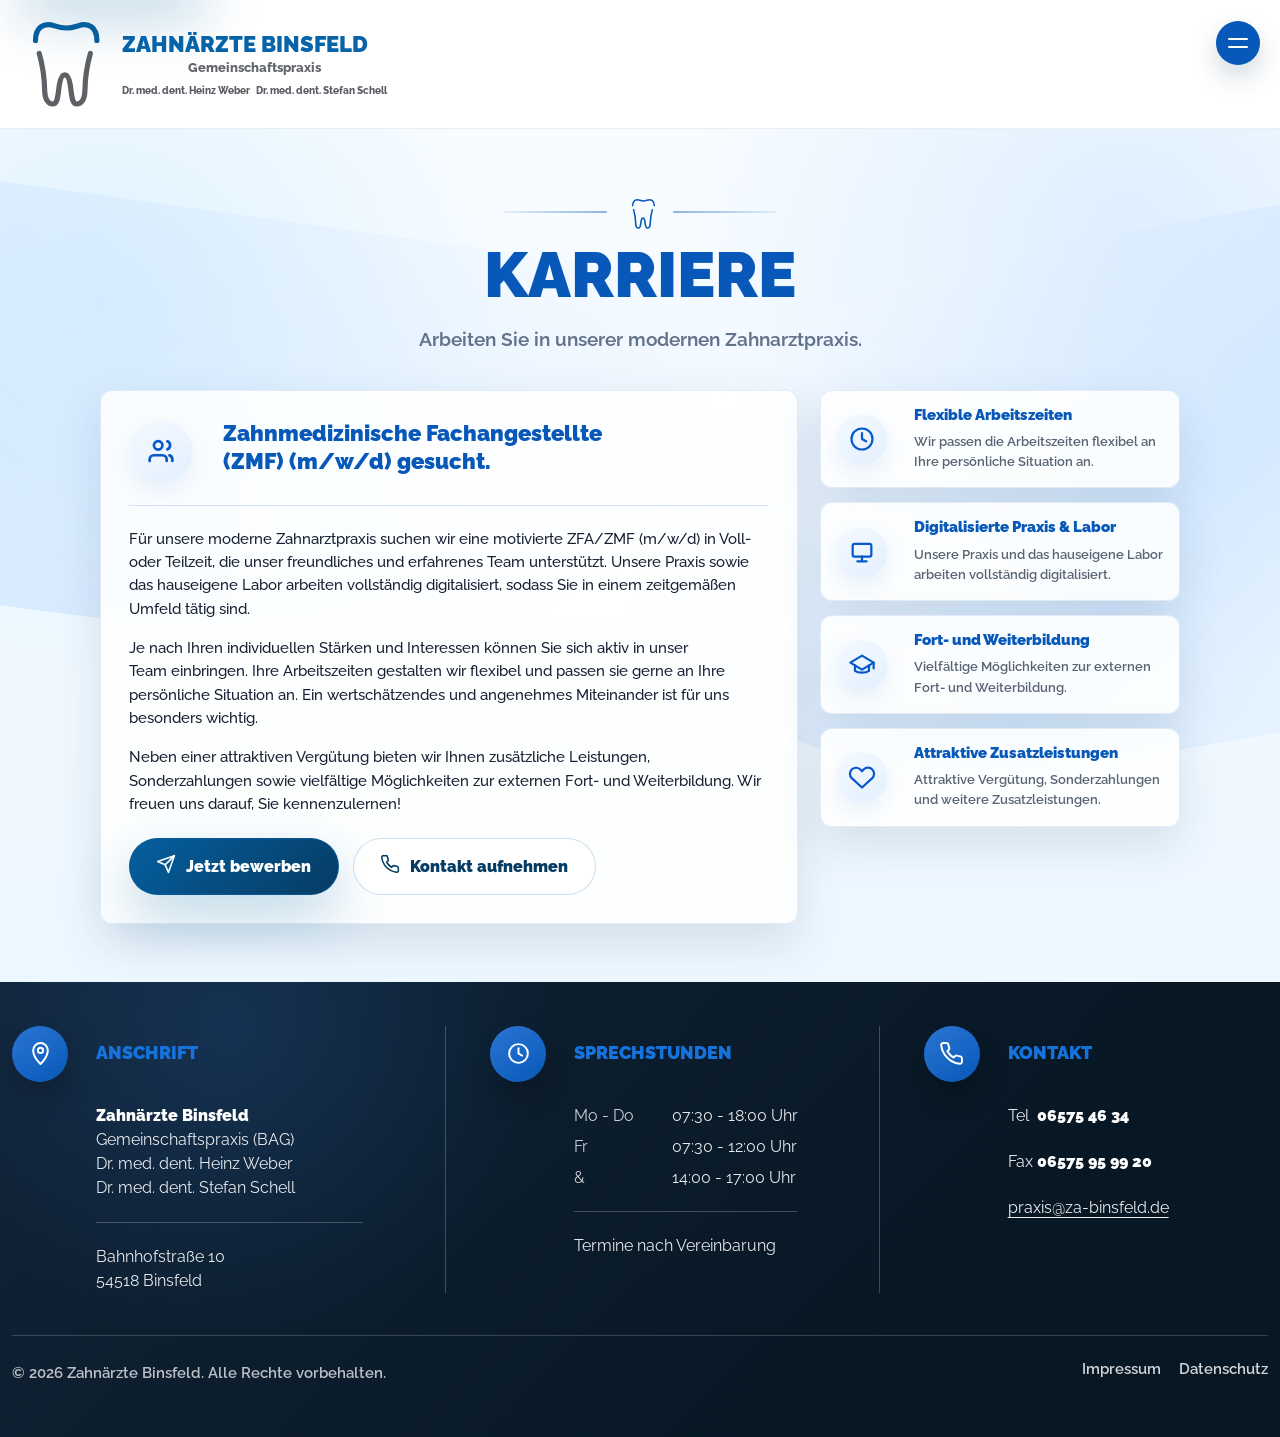
<file: karriere.html>
<!DOCTYPE html>
<html lang="de">

<head>
    <meta charset="UTF-8">
    <meta name="viewport" content="width=device-width, initial-scale=1.0">

    <title>Karriere | Zahn&auml;rzte Binsfeld</title>
    <meta name="description"
        content="Karriere bei den Zahn&auml;rzten Binsfeld: Wir suchen eine zahnmedizinische Fachangestellte oder einen zahnmedizinischen Fachangestellten.">
    <meta name="theme-color" content="#063b63">

    <link rel="preconnect" href="https://fonts.googleapis.com">
    <link rel="preconnect" href="https://fonts.gstatic.com" crossorigin>
    <link href="https://fonts.googleapis.com/css2?family=Raleway:wght@400;600;800;900&display=swap"
        rel="stylesheet">
    <link rel="icon" type="image/svg+xml" href="images/favicon.svg">
    <link rel="stylesheet" href="style.css?v=20260709-ios-karriere">
</head>

<body class="career-page">
    <a class="skip-link" href="#main-content">Zum Inhalt springen</a>

    <header class="site-header" id="top">
        <nav class="navbar">
            <div class="container-fluid header-container">
                <a class="brand" href="index.html" aria-label="Startseite Zahn&auml;rzte Binsfeld">
                    <span class="brand-icon" aria-hidden="true">
                        <svg viewBox="0 0 74 92">
                            <path class="tooth-crown"
                                d="M6.5 22.5C6.5 9.5 14.3 4.2 25.7 7.9c5.7 1.8 8.5 2.1 11.5 2.1s5.8-.3 11.5-2.1C60.1 4.2 67.9 9.5 67.9 22.5" />
                            <path class="tooth-root"
                                d="M10.2 35.4c3.7 12.8 5.3 24.8 5.5 37.7.1 8.1 3.7 12.9 8.1 12.9 5.1 0 5-8.3 6.5-18.8.9-6.1 2.4-10.4 5.5-10.4s4.6 4.3 5.5 10.4c1.5 10.5 1.4 18.8 6.5 18.8 4.4 0 8-4.8 8.1-12.9.2-12.9 1.8-24.9 5.5-37.7" />
                        </svg>
                    </span>

                    <span class="brand-text">
                        <strong>Zahn&auml;rzte Binsfeld</strong>
                        <small>Gemeinschaftspraxis</small>
                        <span class="brand-doctors">Dr. med. dent. Heinz Weber&nbsp;&nbsp;&nbsp;Dr. med. dent. Stefan Schell</span>
                    </span>
                </a>

                <button class="custom-toggler mobile-menu-button" type="button"
                    data-menu-target="#mainNavigation" aria-controls="mainNavigation" aria-expanded="false"
                    aria-label="Navigation &ouml;ffnen">
                    <span></span>
                    <span></span>
                </button>

                <div class="navbar-collapse" id="mainNavigation">
                    <ul class="navbar-nav">
                        <li class="nav-item">
                            <a class="nav-link" href="team.html">Team</a>
                        </li>

                        <li class="nav-item">
                            <a class="nav-link" href="leistungen.html">Leistungen</a>
                        </li>

                        <li class="nav-item">
                            <a class="nav-link" href="impressionen.html">Impressionen</a>
                        </li>

                        <li class="nav-item">
                            <a class="nav-link" href="links-infos.html">Links &amp; Infos</a>
                        </li>

                        <li class="nav-item">
                            <a class="nav-link" href="kontakt.html">Kontakt</a>
                        </li>

                        <li class="nav-item">
                            <a class="nav-link active" href="karriere.html">Karriere</a>
                        </li>

                        <li class="nav-item nav-cta-item">
                            <a class="btn btn-brand nav-appointment" href="kontakt.html#kontakt-form">Terminanfragen</a>
                        </li>
                    </ul>
                </div>
            </div>
        </nav>
    </header>

    <main class="career-main" id="main-content">
        <section class="career-section">
            <div class="career-shell">
                <div class="career-title">
                    <div class="career-mark" aria-hidden="true">
                        <span></span>
                        <svg viewBox="0 0 64 64">
                            <path d="M18 20c0-9 6-13 14-10 3 1.2 4.8 1.4 6.5 1.4S42 11.2 45 10c8-3 14 1 14 10" />
                            <path d="M20 28c2.8 9 3.8 17.6 4 26 .1 5.3 2.5 8.2 5.5 8.2 3.4 0 3.4-5.4 4.4-12.1.6-4 1.6-6.8 3.7-6.8s3.1 2.8 3.7 6.8c1 6.7 1 12.1 4.4 12.1 3 0 5.4-2.9 5.5-8.2.2-8.4 1.2-17 4-26" />
                        </svg>
                        <span></span>
                    </div>
                    <h1>Karriere</h1>
                    <p>Arbeiten Sie in unserer modernen Zahnarztpraxis.</p>
                </div>

                <div class="career-layout">
                    <article class="career-job-card">
                        <div class="career-job-head">
                            <span class="career-icon" aria-hidden="true">
                                <svg viewBox="0 0 24 24">
                                    <path d="M16 19v-1.2c0-1.6-1.3-2.8-2.9-2.8H6.9C5.3 15 4 16.2 4 17.8V19" />
                                    <circle cx="10" cy="8" r="3" />
                                    <path d="M20 19v-1.1c0-1.3-.8-2.4-2-2.8" />
                                    <path d="M16.5 5.2a3 3 0 0 1 0 5.6" />
                                </svg>
                            </span>
                            <h2>Zahnmedizinische Fachangestellte (ZMF) (m/w/d) gesucht.</h2>
                        </div>

                        <div class="career-rule"></div>

                        <p>
                            F&uuml;r unsere moderne Zahnarztpraxis suchen wir eine motivierte ZFA/ZMF (m/w/d) in Voll-
                            oder Teilzeit, die unser freundliches und erfahrenes Team unterst&uuml;tzt. Unsere Praxis
                            sowie das hauseigene Labor arbeiten vollst&auml;ndig digitalisiert, sodass Sie in einem
                            zeitgem&auml;&szlig;en Umfeld t&auml;tig sind.
                        </p>

                        <p>
                            Je nach Ihren individuellen St&auml;rken und Interessen k&ouml;nnen Sie sich aktiv in unser
                            Team einbringen. Ihre Arbeitszeiten gestalten wir flexibel und passen sie gerne an Ihre
                            pers&ouml;nliche Situation an. Ein wertsch&auml;tzendes und angenehmes Miteinander ist f&uuml;r uns
                            besonders wichtig.
                        </p>

                        <p>
                            Neben einer attraktiven Verg&uuml;tung bieten wir Ihnen zus&auml;tzliche Leistungen,
                            Sonderzahlungen sowie vielf&auml;ltige M&ouml;glichkeiten zur externen Fort- und Weiterbildung.
                            Wir freuen uns darauf, Sie kennenzulernen!
                        </p>

                        <div class="career-actions">
                            <a class="btn btn-brand btn-lg-custom" href="mailto:praxis@za-binsfeld.de?subject=Bewerbung%20ZFA%2FZMF">
                                <span aria-hidden="true">
                                    <svg viewBox="0 0 24 24">
                                        <path d="m22 2-7 20-4-9-9-4 20-7Z" />
                                        <path d="M22 2 11 13" />
                                    </svg>
                                </span>
                                Jetzt bewerben
                            </a>
                    <a class="btn btn-outline-brand btn-lg-custom" href="kontakt.html#kontakt-form">
                                <span aria-hidden="true">
                                    <svg viewBox="0 0 24 24">
                                        <path d="M22 16.9v3a2 2 0 0 1-2.2 2 19.8 19.8 0 0 1-8.6-3.1 19.4 19.4 0 0 1-6-6A19.8 19.8 0 0 1 2.1 4.2 2 2 0 0 1 4.1 2h3a2 2 0 0 1 2 1.7c.1 1 .4 2 .7 2.8a2 2 0 0 1-.5 2.1L8 9.9a16 16 0 0 0 6 6l1.3-1.3a2 2 0 0 1 2.1-.5c.9.3 1.8.6 2.8.7a2 2 0 0 1 1.8 2.1Z" />
                                    </svg>
                                </span>
                                Kontakt aufnehmen
                            </a>
                        </div>
                    </article>

                    <aside class="career-benefits" aria-label="Vorteile der Stelle">
                        <article class="career-benefit-card">
                            <span class="career-icon" aria-hidden="true">
                                <svg viewBox="0 0 24 24">
                                    <circle cx="12" cy="12" r="9" />
                                    <path d="M12 7v5l3.5 2" />
                                </svg>
                            </span>
                            <div>
                                <h3>Flexible Arbeitszeiten</h3>
                                <p>Wir passen die Arbeitszeiten flexibel an Ihre pers&ouml;nliche Situation an.</p>
                            </div>
                        </article>

                        <article class="career-benefit-card">
                            <span class="career-icon" aria-hidden="true">
                                <svg viewBox="0 0 24 24">
                                    <rect x="4" y="5" width="16" height="11" rx="1.6" />
                                    <path d="M8 20h8M12 16v4" />
                                </svg>
                            </span>
                            <div>
                                <h3>Digitalisierte Praxis &amp; Labor</h3>
                                <p>Unsere Praxis und das hauseigene Labor arbeiten vollst&auml;ndig digitalisiert.</p>
                            </div>
                        </article>

                        <article class="career-benefit-card">
                            <span class="career-icon" aria-hidden="true">
                                <svg viewBox="0 0 24 24">
                                    <path d="M22 10 12 4 2 10l10 6 10-6Z" />
                                    <path d="M6 12.4V17c2.8 2 9.2 2 12 0v-4.6" />
                                    <path d="M22 10v5" />
                                </svg>
                            </span>
                            <div>
                                <h3>Fort- und Weiterbildung</h3>
                                <p>Vielf&auml;ltige M&ouml;glichkeiten zur externen Fort- und Weiterbildung.</p>
                            </div>
                        </article>

                        <article class="career-benefit-card">
                            <span class="career-icon" aria-hidden="true">
                                <svg viewBox="0 0 24 24">
                                    <path d="M20.8 5.6a5.2 5.2 0 0 0-7.4 0L12 7l-1.4-1.4a5.2 5.2 0 0 0-7.4 7.4L12 21l8.8-8a5.2 5.2 0 0 0 0-7.4Z" />
                                </svg>
                            </span>
                            <div>
                                <h3>Attraktive Zusatzleistungen</h3>
                                <p>Attraktive Verg&uuml;tung, Sonderzahlungen und weitere Zusatzleistungen.</p>
                            </div>
                        </article>
                    </aside>
                </div>
            </div>
        </section>
    </main>

    <footer class="site-footer leistungen-footer practice-footer">
        <div class="container">
            <div class="leistungen-footer-grid">
                <section class="leistungen-footer-col">
                    <span class="footer-round-icon" aria-hidden="true">
                        <svg viewBox="0 0 24 24">
                            <path d="M12 22s7-6.2 7-13a7 7 0 0 0-14 0c0 6.8 7 13 7 13Z" />
                            <circle cx="12" cy="9" r="2.5" />
                        </svg>
                    </span>
                    <h3>Anschrift</h3>
                    <p><strong>Zahn&auml;rzte Binsfeld</strong><br>Gemeinschaftspraxis (BAG)<br>Dr. med. dent. Heinz Weber<br>Dr. med. dent. Stefan Schell</p>
                    <p class="footer-divider">Bahnhofstra&szlig;e 10<br>54518 Binsfeld</p>
                </section>

                <section class="leistungen-footer-col">
                    <span class="footer-round-icon" aria-hidden="true">
                        <svg viewBox="0 0 24 24">
                            <circle cx="12" cy="12" r="9" />
                            <path d="M12 7v5l3.5 2" />
                        </svg>
                    </span>
                    <h3>Sprechstunden</h3>
                    <div class="footer-hours" aria-label="Sprechstunden"><span>Mo - Do</span><span>07:30 - 18:00 Uhr</span><span>Fr</span><span>07:30 - 12:00 Uhr</span><span aria-hidden="true">&amp;</span><span>14:00 - 17:00 Uhr</span></div>
                    <p class="footer-divider">Termine nach Vereinbarung</p>
                </section>

                <section class="leistungen-footer-col">
                    <span class="footer-round-icon" aria-hidden="true">
                        <svg viewBox="0 0 24 24">
                            <path d="M22 16.9v3a2 2 0 0 1-2.2 2 19.8 19.8 0 0 1-8.6-3.1 19.4 19.4 0 0 1-6-6A19.8 19.8 0 0 1 2.1 4.2 2 2 0 0 1 4.1 2h3a2 2 0 0 1 2 1.7c.1 1 .4 2 .7 2.8a2 2 0 0 1-.5 2.1L8 9.9a16 16 0 0 0 6 6l1.3-1.3a2 2 0 0 1 2.1-.5c.9.3 1.8.6 2.8.7a2 2 0 0 1 1.8 2.1Z" />
                        </svg>
                    </span>
                    <h3>Kontakt</h3>
                    <p>Tel&nbsp;&nbsp;<strong>06575 46 34</strong></p>
                    <p>Fax&nbsp;<strong>06575 95 99 20</strong></p>
                    <p><a href="mailto:praxis@za-binsfeld.de">praxis@za-binsfeld.de</a></p>
                </section>
            </div>

            <div class="practice-legal">
                <span>&copy; <span id="year"></span> Zahn&auml;rzte Binsfeld. Alle Rechte vorbehalten.</span>
                <nav aria-label="Rechtliches">
                    <a href="/impressum/">Impressum</a>
                    <a href="/datenschutz/">Datenschutz</a>
                </nav>
            </div>
        </div>
    </footer>
    <script src="main.js?v=20260709-site-ios-audit" defer></script>
</body>

</html>
</file>
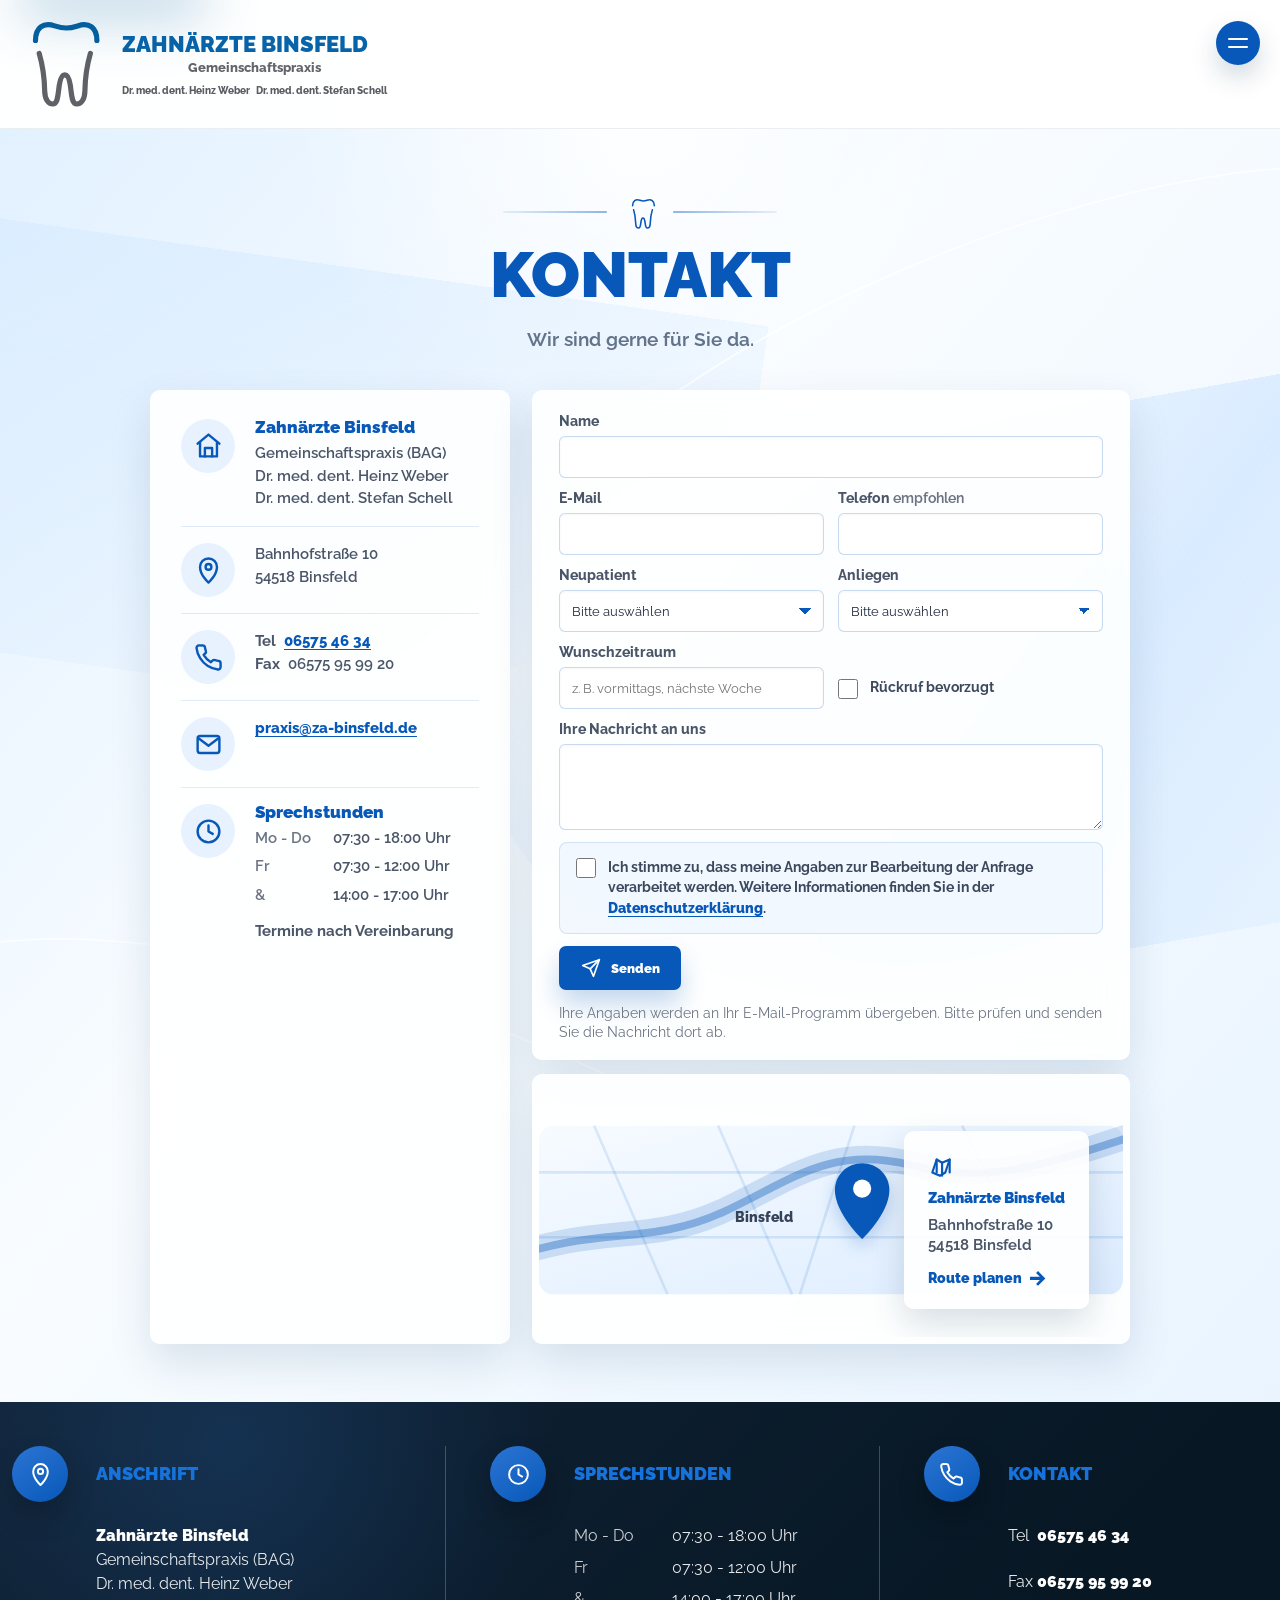
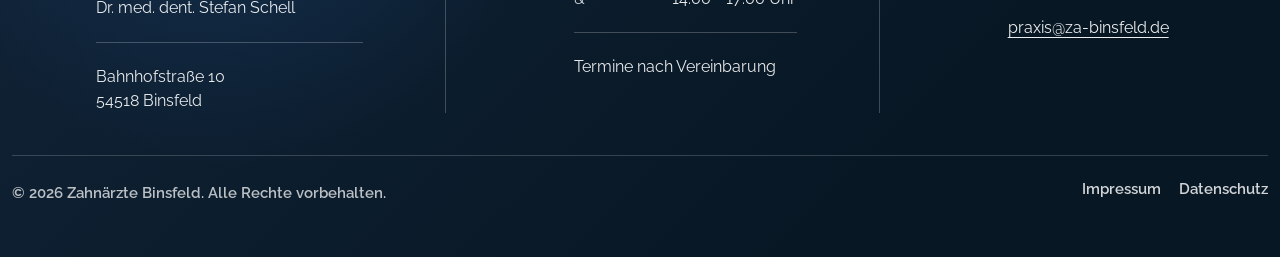
<file: kontakt.html>
<!DOCTYPE html>
<html lang="de">

<head>
    <meta charset="UTF-8">
    <meta name="viewport" content="width=device-width, initial-scale=1.0">

    <title>Kontakt | Zahn&auml;rzte Binsfeld</title>
    <meta name="description"
        content="Kontakt zur Zahnarztpraxis Binsfeld: Adresse, Telefon, E-Mail, Sprechstunden und Kontaktformular.">
    <meta name="theme-color" content="#063b63">

    <link rel="preconnect" href="https://fonts.googleapis.com">
    <link rel="preconnect" href="https://fonts.gstatic.com" crossorigin>
    <link href="https://fonts.googleapis.com/css2?family=Raleway:wght@400;600;800;900&display=swap"
        rel="stylesheet">
    <link rel="icon" type="image/svg+xml" href="images/favicon.svg">
    <link rel="stylesheet" href="style.css?v=20260709-site-ios-audit">
</head>

<body class="kontakt-page">
    <a class="skip-link" href="#main-content">Zum Inhalt springen</a>

    <header class="site-header" id="top">
        <nav class="navbar">
            <div class="container-fluid header-container">
                <a class="brand" href="index.html" aria-label="Startseite Zahn&auml;rzte Binsfeld">
                    <span class="brand-icon" aria-hidden="true">
                        <svg viewBox="0 0 74 92">
                            <path class="tooth-crown"
                                d="M6.5 22.5C6.5 9.5 14.3 4.2 25.7 7.9c5.7 1.8 8.5 2.1 11.5 2.1s5.8-.3 11.5-2.1C60.1 4.2 67.9 9.5 67.9 22.5" />
                            <path class="tooth-root"
                                d="M10.2 35.4c3.7 12.8 5.3 24.8 5.5 37.7.1 8.1 3.7 12.9 8.1 12.9 5.1 0 5-8.3 6.5-18.8.9-6.1 2.4-10.4 5.5-10.4s4.6 4.3 5.5 10.4c1.5 10.5 1.4 18.8 6.5 18.8 4.4 0 8-4.8 8.1-12.9.2-12.9 1.8-24.9 5.5-37.7" />
                        </svg>
                    </span>

                    <span class="brand-text">
                        <strong>Zahn&auml;rzte Binsfeld</strong>
                        <small>Gemeinschaftspraxis</small>
                        <span class="brand-doctors">Dr. med. dent. Heinz Weber&nbsp;&nbsp;&nbsp;Dr. med. dent. Stefan Schell</span>
                    </span>
                </a>

                <button class="custom-toggler mobile-menu-button" type="button"
                    data-menu-target="#mainNavigation" aria-controls="mainNavigation" aria-expanded="false"
                    aria-label="Navigation &ouml;ffnen">
                    <span></span>
                    <span></span>
                </button>

                <div class="navbar-collapse" id="mainNavigation">
                    <ul class="navbar-nav">
                        <li class="nav-item">
                            <a class="nav-link" href="team.html">Team</a>
                        </li>

                        <li class="nav-item">
                            <a class="nav-link" href="leistungen.html">Leistungen</a>
                        </li>

                        <li class="nav-item">
                            <a class="nav-link" href="impressionen.html">Impressionen</a>
                        </li>

                        <li class="nav-item">
                            <a class="nav-link" href="links-infos.html">Links &amp; Infos</a>
                        </li>

                        <li class="nav-item">
                            <a class="nav-link active" href="kontakt.html">Kontakt</a>
                        </li>

                        <li class="nav-item">
                            <a class="nav-link" href="karriere.html">Karriere</a>
                        </li>

                        <li class="nav-item nav-cta-item">
                            <a class="btn btn-brand nav-appointment" href="kontakt.html#kontakt-form">Terminanfragen</a>
                        </li>
                    </ul>
                </div>
            </div>
        </nav>
    </header>

    <main class="kontakt-main" id="main-content">
        <section class="kontakt-hero">
            <div class="kontakt-title reveal">
                <div class="kontakt-title-mark" aria-hidden="true">
                    <span></span>
                    <svg viewBox="0 0 64 64">
                        <path d="M18 20c0-9 6-13 14-10 3 1.2 4.8 1.4 6.5 1.4S42 11.2 45 10c8-3 14 1 14 10" />
                        <path d="M20 28c2.8 9 3.8 17.6 4 26 .1 5.3 2.5 8.2 5.5 8.2 3.4 0 3.4-5.4 4.4-12.1.6-4 1.6-6.8 3.7-6.8s3.1 2.8 3.7 6.8c1 6.7 1 12.1 4.4 12.1 3 0 5.4-2.9 5.5-8.2.2-8.4 1.2-17 4-26" />
                    </svg>
                    <span></span>
                </div>
                <h1>Kontakt</h1>
                <p>Wir sind gerne f&uuml;r Sie da.</p>
            </div>

            <div class="kontakt-layout">
                <aside class="kontakt-card kontakt-details reveal" aria-label="Kontaktdaten">
                    <section class="kontakt-detail-row">
                        <span class="kontakt-detail-icon" aria-hidden="true">
                            <svg viewBox="0 0 24 24">
                                <path d="M3 10.5 12 3l9 7.5" />
                                <path d="M5 9.5V21h14V9.5" />
                                <path d="M9 21v-7h6v7" />
                            </svg>
                        </span>
                        <div>
                            <h2>Zahn&auml;rzte Binsfeld</h2>
                            <p>Gemeinschaftspraxis (BAG)<br>Dr. med. dent. Heinz Weber<br>Dr. med. dent. Stefan Schell</p>
                        </div>
                    </section>

                    <section class="kontakt-detail-row">
                        <span class="kontakt-detail-icon" aria-hidden="true">
                            <svg viewBox="0 0 24 24">
                                <path d="M12 22s7-6.2 7-13a7 7 0 0 0-14 0c0 6.8 7 13 7 13Z" />
                                <circle cx="12" cy="9" r="2.4" />
                            </svg>
                        </span>
                        <div>
                            <p>Bahnhofstra&szlig;e 10<br>54518 Binsfeld</p>
                        </div>
                    </section>

                    <section class="kontakt-detail-row">
                        <span class="kontakt-detail-icon" aria-hidden="true">
                            <svg viewBox="0 0 24 24">
                                <path d="M22 16.9v3a2 2 0 0 1-2.2 2 19.8 19.8 0 0 1-8.6-3.1 19.4 19.4 0 0 1-6-6A19.8 19.8 0 0 1 2.1 4.2 2 2 0 0 1 4.1 2h3a2 2 0 0 1 2 1.7c.1 1 .4 2 .7 2.8a2 2 0 0 1-.5 2.1L8 9.9a16 16 0 0 0 6 6l1.3-1.3a2 2 0 0 1 2.1-.5c.9.3 1.8.6 2.8.7a2 2 0 0 1 1.8 2.1Z" />
                            </svg>
                        </span>
                        <div>
                            <p><strong>Tel</strong>&nbsp;&nbsp;<a href="tel:+4965754634">06575 46 34</a><br><strong>Fax</strong>&nbsp;&nbsp;06575 95 99 20</p>
                        </div>
                    </section>

                    <section class="kontakt-detail-row">
                        <span class="kontakt-detail-icon" aria-hidden="true">
                            <svg viewBox="0 0 24 24">
                                <rect x="3" y="5" width="18" height="14" rx="2" />
                                <path d="m4 7 8 6 8-6" />
                            </svg>
                        </span>
                        <div>
                            <p><a href="mailto:praxis@za-binsfeld.de">praxis@za-binsfeld.de</a></p>
                        </div>
                    </section>

                    <section class="kontakt-detail-row">
                        <span class="kontakt-detail-icon" aria-hidden="true">
                            <svg viewBox="0 0 24 24">
                                <circle cx="12" cy="12" r="9" />
                                <path d="M12 7v5l3.5 2" />
                            </svg>
                        </span>
                        <div>
                            <h2>Sprechstunden</h2>
                            <div class="kontakt-hours" aria-label="Sprechstunden">
                                <span>Mo - Do</span><span>07:30 - 18:00 Uhr</span>
                                <span>Fr</span><span>07:30 - 12:00 Uhr</span>
                                <span aria-hidden="true">&amp;</span><span>14:00 - 17:00 Uhr</span>
                                <strong>Termine nach Vereinbarung</strong>
                            </div>
                        </div>
                    </section>
                </aside>

                <div class="kontakt-right" id="kontakt-form">
                    <form class="kontakt-card kontakt-page-form reveal" id="contactForm">
                        <div class="kontakt-field kontakt-field-full">
                            <label for="name" class="form-label">Name</label>
                            <input type="text" id="name" name="name" class="form-control" required>
                        </div>

                        <div class="kontakt-field-grid">
                            <div class="kontakt-field">
                                <label for="email" class="form-label">E-Mail</label>
                                <input type="email" id="email" name="email" class="form-control" required>
                            </div>

                            <div class="kontakt-field">
                                <label for="phone" class="form-label">Telefon <span>empfohlen</span></label>
                                <input type="tel" id="phone" name="phone" class="form-control">
                            </div>
                        </div>

                        <div class="kontakt-field-grid">
                            <div class="kontakt-field">
                                <label for="newPatient" class="form-label">Neupatient</label>
                                <select id="newPatient" name="newPatient" class="form-control" required>
                                    <option value="">Bitte ausw&auml;hlen</option>
                                    <option value="Ja">Ja</option>
                                    <option value="Nein">Nein</option>
                                </select>
                            </div>

                            <div class="kontakt-field">
                                <label for="concern" class="form-label">Anliegen</label>
                                <select id="concern" name="concern" class="form-control" required>
                                    <option value="">Bitte ausw&auml;hlen</option>
                                    <option value="Kontrolle">Kontrolle</option>
                                    <option value="Schmerzen">Schmerzen</option>
                                    <option value="Professionelle Zahnreinigung">Professionelle Zahnreinigung</option>
                                    <option value="Zahnersatz">Zahnersatz</option>
                                    <option value="Kieferorthop&auml;die">Kieferorthop&auml;die</option>
                                    <option value="Bleaching">Bleaching</option>
                                    <option value="Sonstiges">Sonstiges</option>
                                </select>
                            </div>
                        </div>

                        <div class="kontakt-field-grid">
                            <div class="kontakt-field">
                                <label for="preferredTime" class="form-label">Wunschzeitraum</label>
                                <input type="text" id="preferredTime" name="preferredTime" class="form-control"
                                    placeholder="z. B. vormittags, n&auml;chste Woche">
                            </div>

                            <label class="kontakt-checkbox kontakt-callback" for="callback">
                                <input type="checkbox" id="callback" name="callback" value="Ja">
                                <span>R&uuml;ckruf bevorzugt</span>
                            </label>
                        </div>

                        <div class="kontakt-field kontakt-field-full">
                            <label for="message" class="form-label">Ihre Nachricht an uns</label>
                            <textarea id="message" name="message" rows="4" class="form-control" required></textarea>
                        </div>

                        <label class="kontakt-checkbox kontakt-privacy" for="privacyConsent">
                            <input type="checkbox" id="privacyConsent" name="privacyConsent" value="Ja" required>
                            <span>Ich stimme zu, dass meine Angaben zur Bearbeitung der Anfrage verarbeitet werden. Weitere Informationen finden Sie in der <a href="/datenschutz/">Datenschutzerkl&auml;rung</a>.</span>
                        </label>

                        <div class="kontakt-submit-row">
                            <button type="submit" class="kontakt-submit">
                                <span aria-hidden="true">
                                    <svg viewBox="0 0 24 24">
                                        <path d="m22 2-7 20-4-9-9-4 20-7Z" />
                                        <path d="M22 2 11 13" />
                                    </svg>
                                </span>
                                Senden
                            </button>
                            <p class="form-note" id="formNote">Ihre Angaben werden an Ihr E-Mail-Programm &uuml;bergeben. Bitte pr&uuml;fen und senden Sie die Nachricht dort ab.</p>
                        </div>
                    </form>

                    <section class="kontakt-card kontakt-map reveal" aria-label="Lageplan">
                        <a class="kontakt-map-link"
                            href="https://www.google.com/maps/dir/?api=1&destination=Bahnhofstra%C3%9Fe%2010%2C%2054518%20Binsfeld"
                            target="_blank" rel="noopener" aria-label="Route zu Zahn&auml;rzte Binsfeld in Google Maps planen">
                            <svg viewBox="0 0 900 260" role="img" aria-label="Stilisierte Karte von Binsfeld">
                                <defs>
                                    <linearGradient id="kontaktMapBg" x1="0" x2="1" y1="0" y2="1">
                                        <stop offset="0" stop-color="#f7fbff" />
                                        <stop offset="1" stop-color="#dcecff" />
                                    </linearGradient>
                                </defs>
                                <rect width="900" height="260" rx="22" fill="url(#kontaktMapBg)" />
                                <path class="kontakt-map-road-soft" d="M-50 204C90 151 168 184 282 132c108-50 166-104 292-73 120 29 194 4 378-57" />
                                <path class="kontakt-map-road" d="M-50 206C90 153 168 186 282 134c108-50 166-104 292-73 120 29 194 4 378-57" />
                                <path class="kontakt-map-line" d="M85 0 198 260M276 0l114 260M486 0l-84 260M652 0 783 260" />
                                <path class="kontakt-map-line" d="M0 72h900M0 172h900" />
                                <text x="302" y="148">Binsfeld</text>
                                <g class="kontakt-map-marker" transform="translate(456 58)">
                                    <path d="M42 0c23.2 0 42 18.5 42 41.3 0 35.8-42 75.7-42 75.7S0 77.1 0 41.3C0 18.5 18.8 0 42 0Z" />
                                    <circle cx="42" cy="39" r="14" />
                                </g>
                            </svg>

                            <div class="kontakt-map-address">
                                <span aria-hidden="true">
                                    <svg viewBox="0 0 24 24">
                                        <path d="M4 18 8 6l5 3 7-3-4 12-5 3-7-3Z" />
                                        <path d="M8 6v12M13 9v12M20 6v12" />
                                    </svg>
                                </span>
                                <strong>Zahn&auml;rzte Binsfeld</strong>
                                <p>Bahnhofstra&szlig;e 10<br>54518 Binsfeld</p>
                                <em>Route planen</em>
                            </div>
                        </a>
                    </section>
                </div>
            </div>
        </section>
    </main>

    <footer class="site-footer leistungen-footer practice-footer">
        <div class="container">
            <div class="leistungen-footer-grid">
                <section class="leistungen-footer-col">
                    <span class="footer-round-icon" aria-hidden="true">
                        <svg viewBox="0 0 24 24">
                            <path d="M12 22s7-6.2 7-13a7 7 0 0 0-14 0c0 6.8 7 13 7 13Z" />
                            <circle cx="12" cy="9" r="2.5" />
                        </svg>
                    </span>
                    <h3>Anschrift</h3>
                    <p><strong>Zahn&auml;rzte Binsfeld</strong><br>Gemeinschaftspraxis (BAG)<br>Dr. med. dent. Heinz Weber<br>Dr. med. dent. Stefan Schell</p>
                    <p class="footer-divider">Bahnhofstra&szlig;e 10<br>54518 Binsfeld</p>
                </section>

                <section class="leistungen-footer-col">
                    <span class="footer-round-icon" aria-hidden="true">
                        <svg viewBox="0 0 24 24">
                            <circle cx="12" cy="12" r="9" />
                            <path d="M12 7v5l3.5 2" />
                        </svg>
                    </span>
                    <h3>Sprechstunden</h3>
                    <div class="footer-hours" aria-label="Sprechstunden"><span>Mo - Do</span><span>07:30 - 18:00 Uhr</span><span>Fr</span><span>07:30 - 12:00 Uhr</span><span aria-hidden="true">&amp;</span><span>14:00 - 17:00 Uhr</span></div>
                    <p class="footer-divider">Termine nach Vereinbarung</p>
                </section>

                <section class="leistungen-footer-col">
                    <span class="footer-round-icon" aria-hidden="true">
                        <svg viewBox="0 0 24 24">
                            <path d="M22 16.9v3a2 2 0 0 1-2.2 2 19.8 19.8 0 0 1-8.6-3.1 19.4 19.4 0 0 1-6-6A19.8 19.8 0 0 1 2.1 4.2 2 2 0 0 1 4.1 2h3a2 2 0 0 1 2 1.7c.1 1 .4 2 .7 2.8a2 2 0 0 1-.5 2.1L8 9.9a16 16 0 0 0 6 6l1.3-1.3a2 2 0 0 1 2.1-.5c.9.3 1.8.6 2.8.7a2 2 0 0 1 1.8 2.1Z" />
                        </svg>
                    </span>
                    <h3>Kontakt</h3>
                    <p>Tel&nbsp;&nbsp;<strong>06575 46 34</strong></p>
                    <p>Fax&nbsp;<strong>06575 95 99 20</strong></p>
                    <p><a href="mailto:praxis@za-binsfeld.de">praxis@za-binsfeld.de</a></p>
                </section>
            </div>

            <div class="practice-legal">
                <span>&copy; <span id="year"></span> Zahn&auml;rzte Binsfeld. Alle Rechte vorbehalten.</span>
                <nav aria-label="Rechtliches">
                    <a href="/impressum/">Impressum</a>
                    <a href="/datenschutz/">Datenschutz</a>
                </nav>
            </div>
        </div>
    </footer>
    <script src="main.js?v=20260709-site-ios-audit" defer></script>
</body>

</html>
</file>
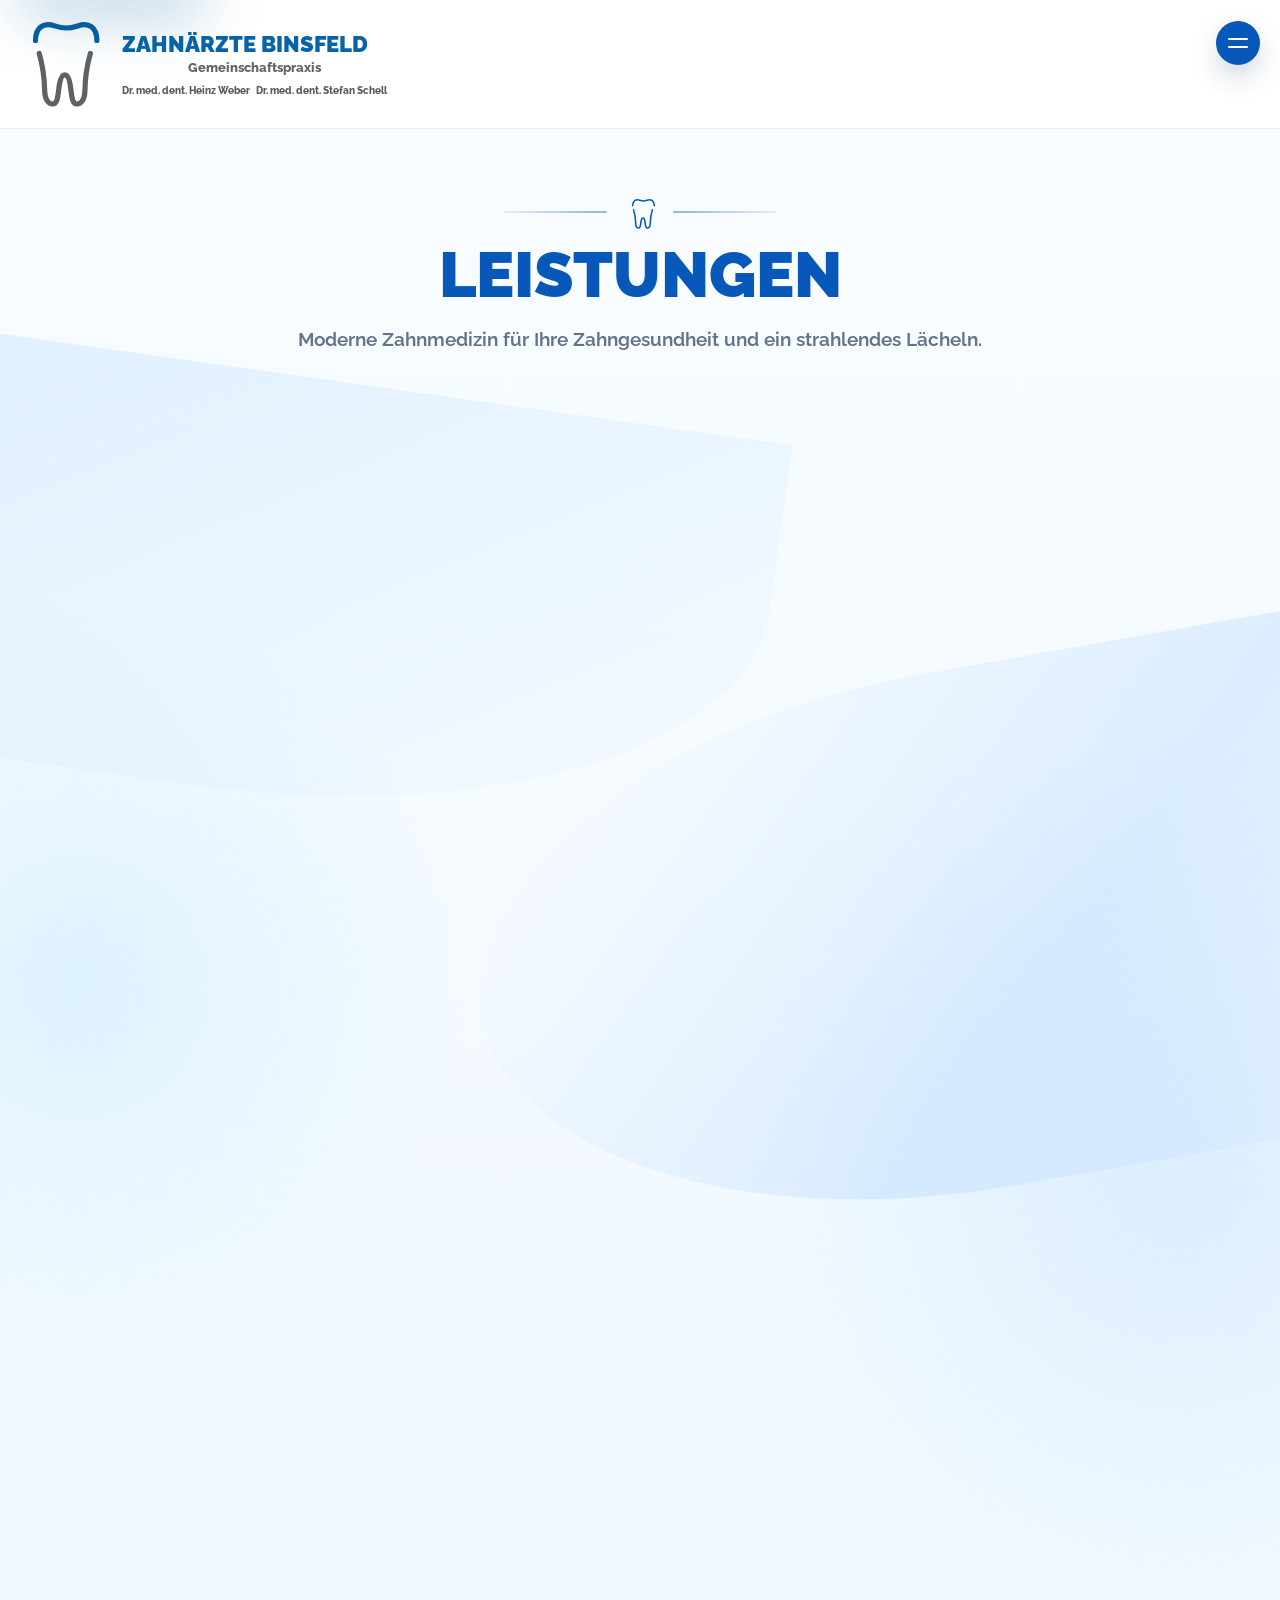
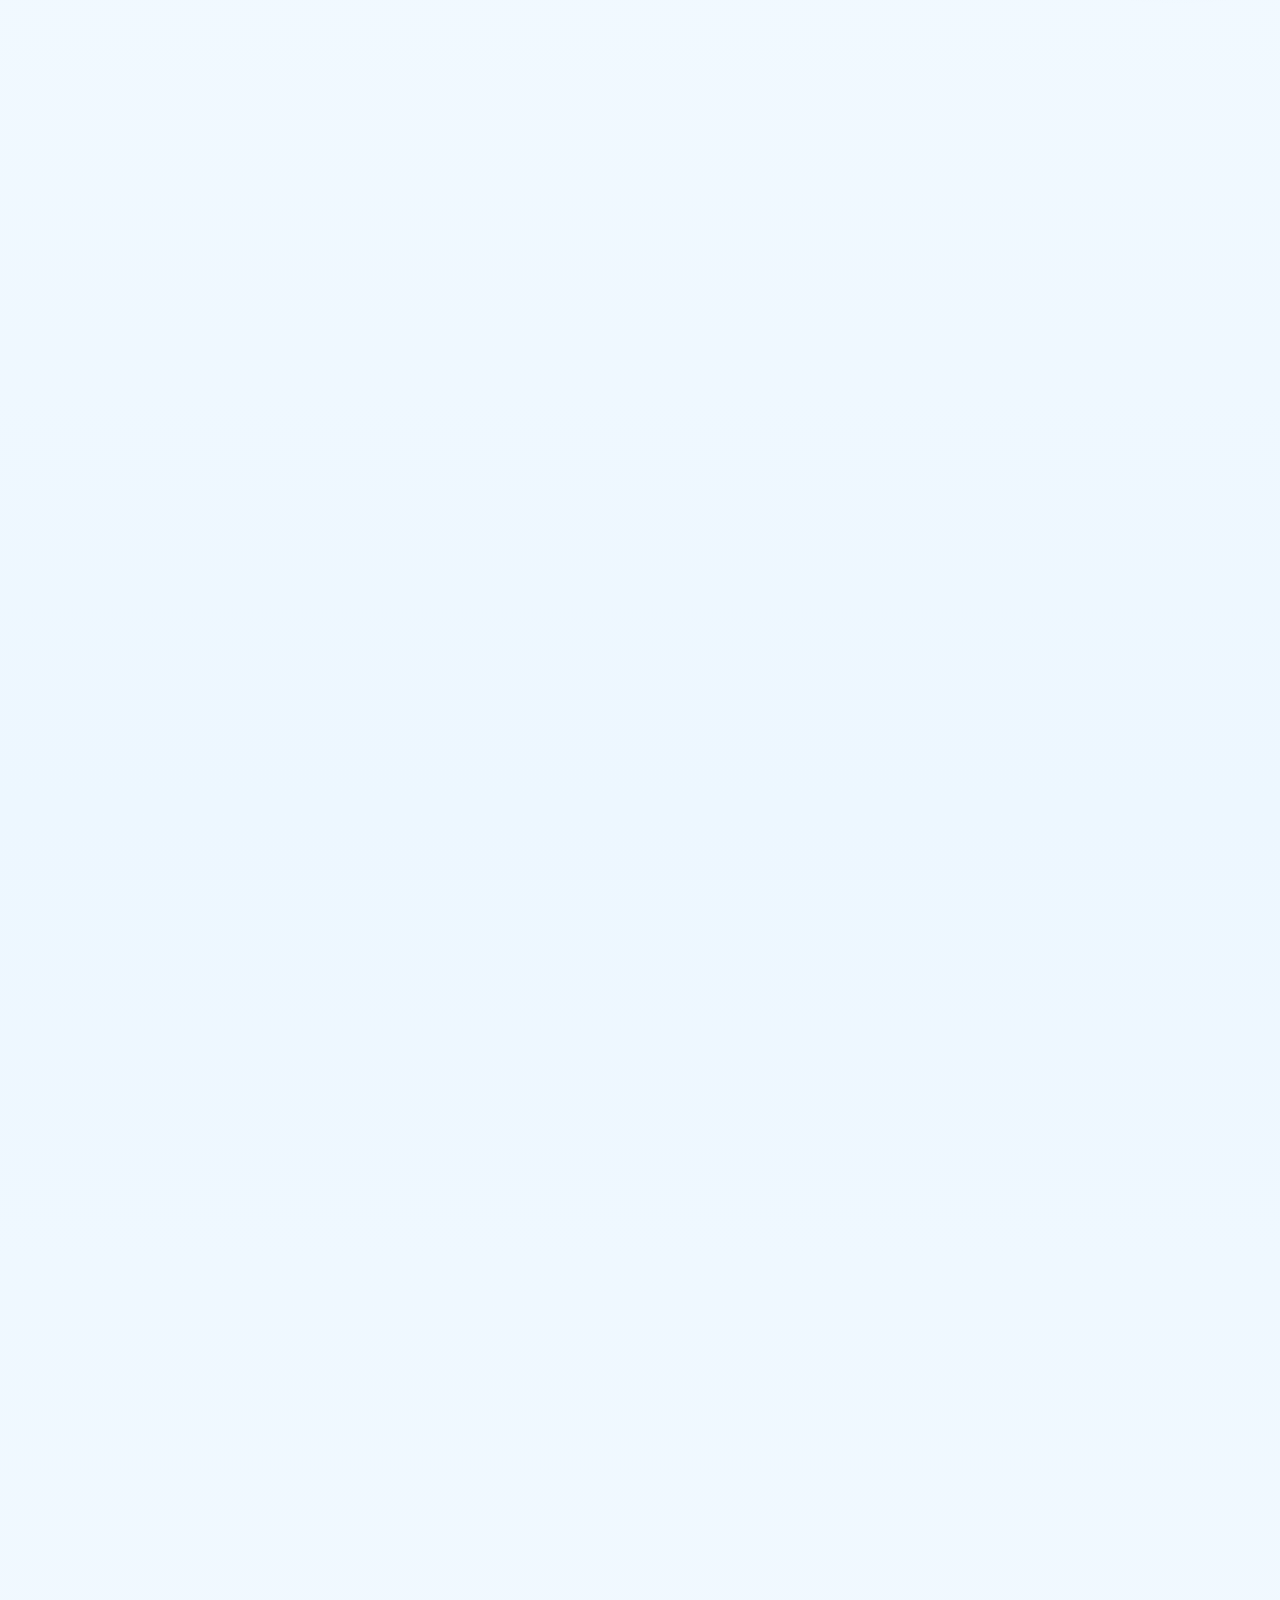
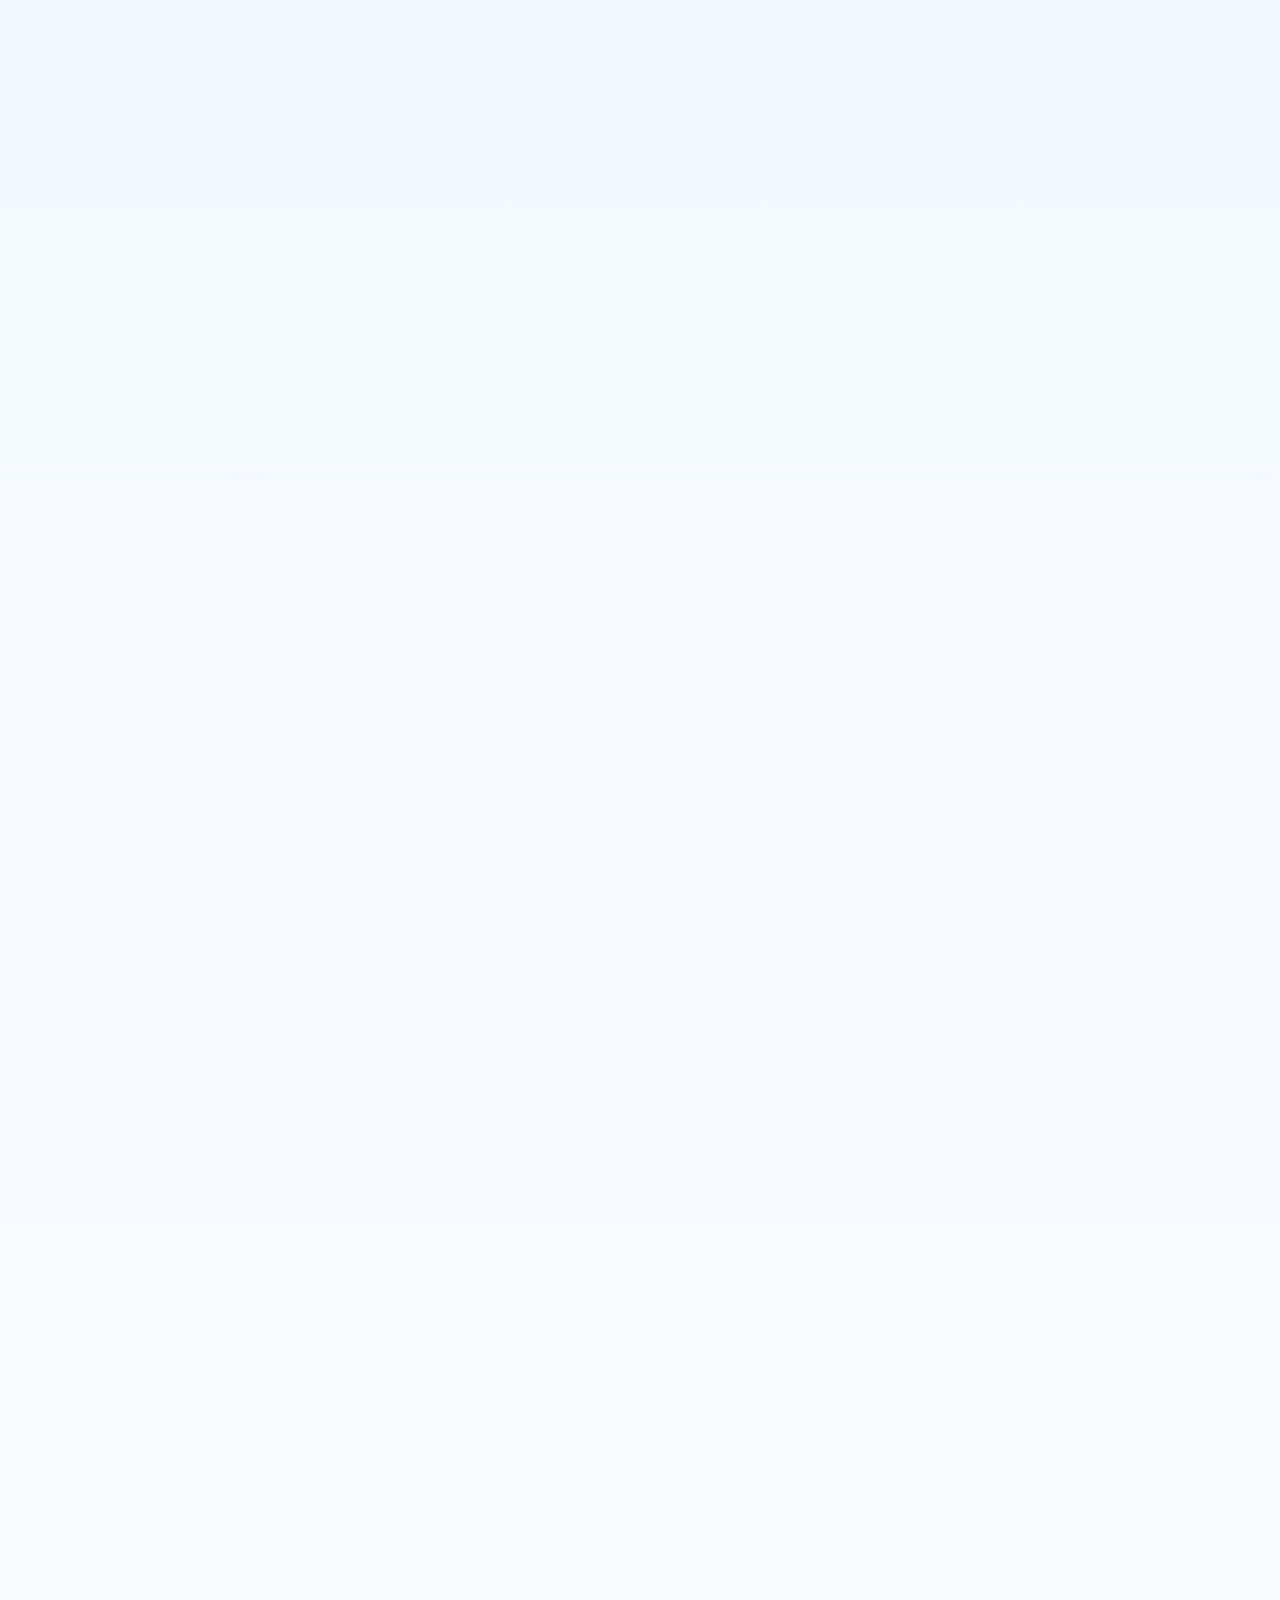
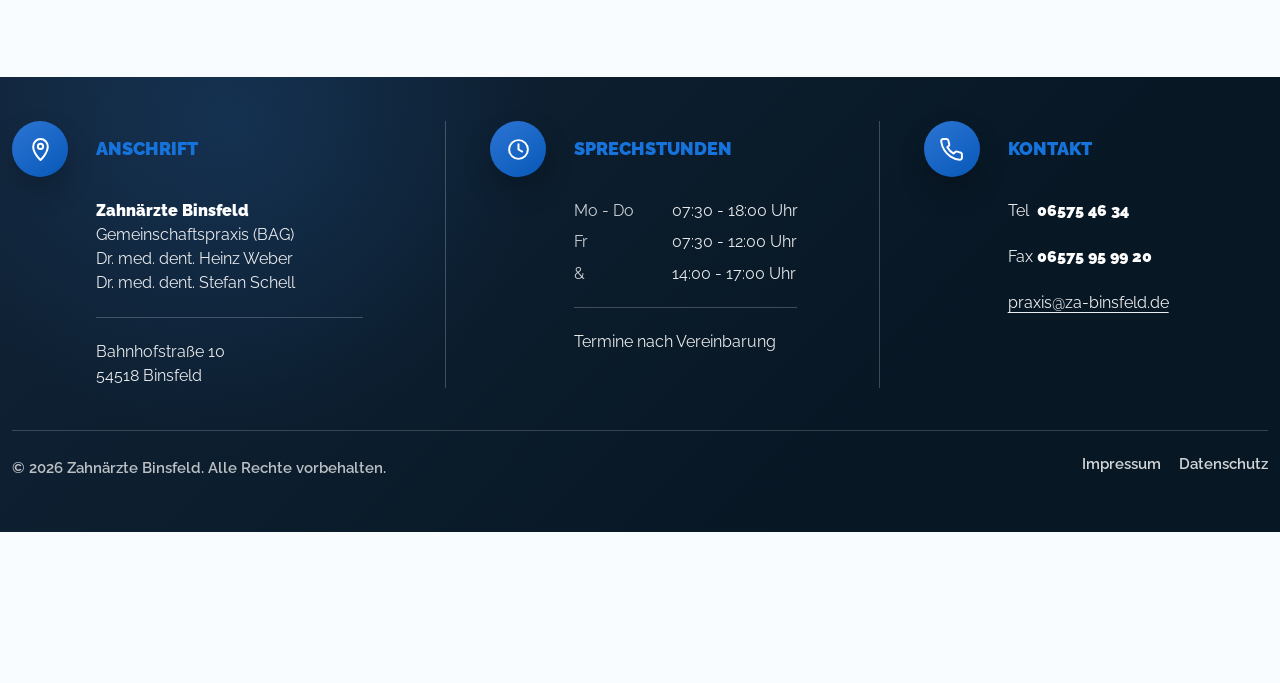
<file: leistungen.html>
<!DOCTYPE html>
<html lang="de">

<head>
    <meta charset="utf-8">
    <meta name="viewport" content="width=device-width, initial-scale=1, viewport-fit=cover">
    <meta name="robots" content="noindex,follow">
    <meta http-equiv="refresh" content="0; url=leistungen/index.html">
    <link rel="canonical" href="https://www.za-binsfeld.de/leistungen/">
    <link rel="icon" type="image/svg+xml" href="images/favicon.svg">
    <title>Weiterleitung zu Leistungen | Zahn&auml;rzte Binsfeld</title>
</head>

<body>
    <p>Sie werden zu <a href="leistungen/index.html">Leistungen</a> weitergeleitet.</p>
</body>

</html>
</file>
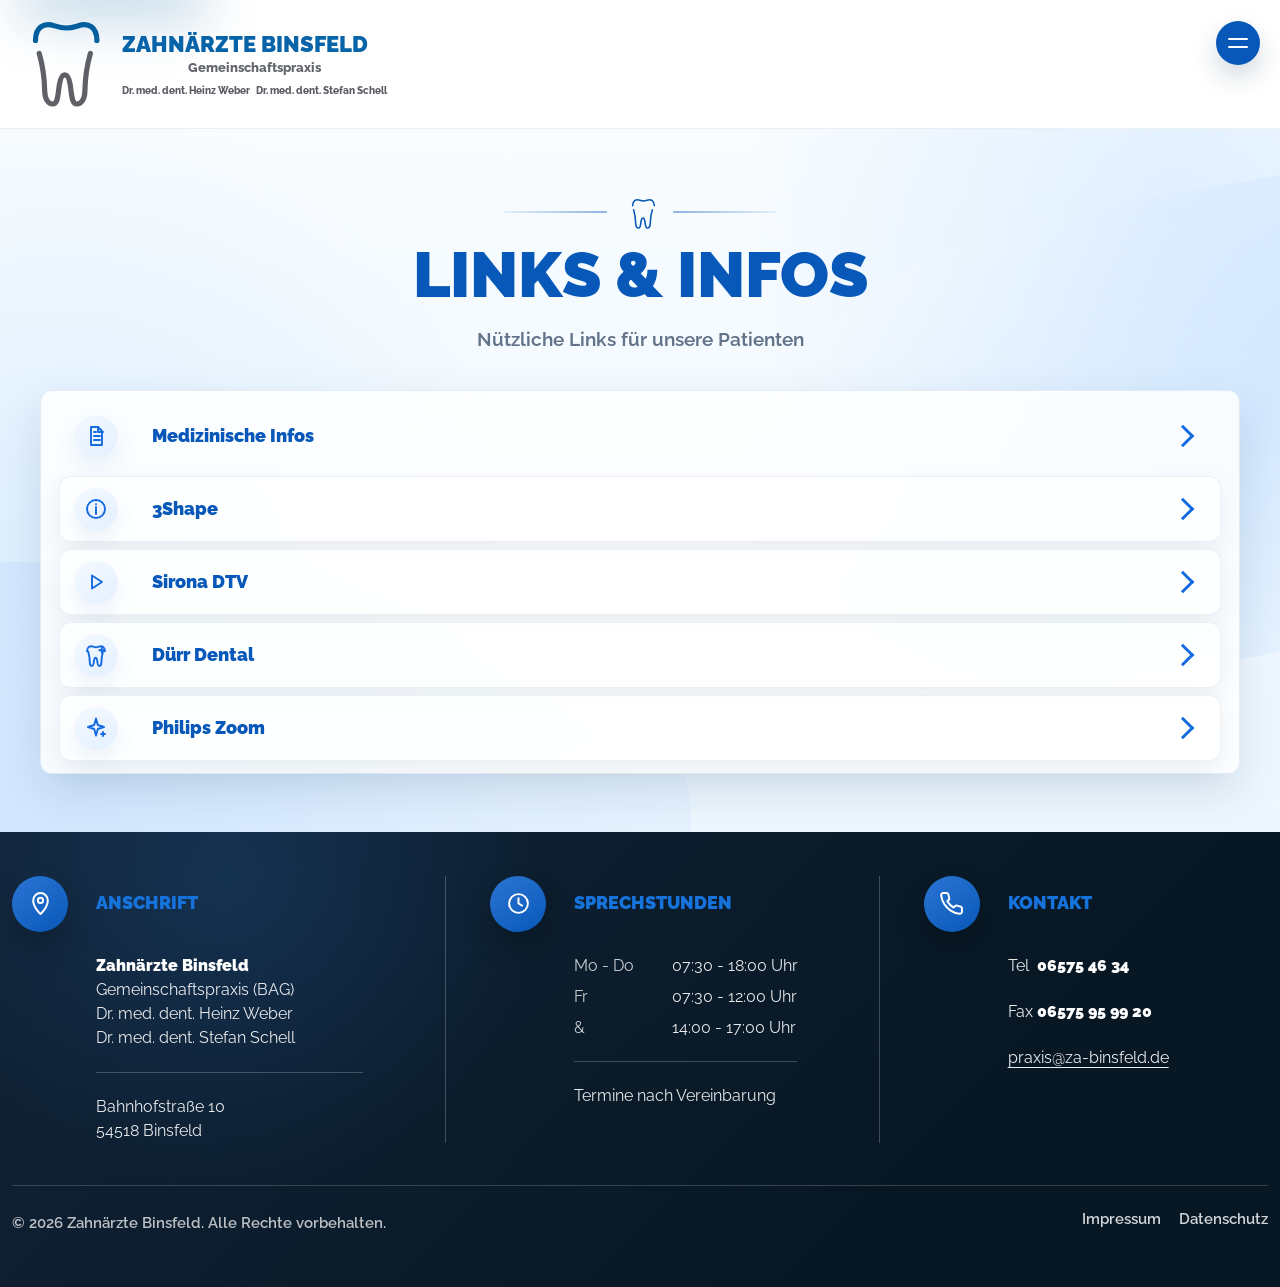
<file: links-infos.html>
<!DOCTYPE html>
<html lang="de">

<head>
    <meta charset="UTF-8">
    <meta name="viewport" content="width=device-width, initial-scale=1.0">

    <title>Links &amp; Infos | Zahn&auml;rzte Binsfeld</title>
    <meta name="description"
        content="N&uuml;tzliche Links und Informationen f&uuml;r Patientinnen und Patienten der Zahn&auml;rzte Binsfeld.">
    <meta name="theme-color" content="#063b63">

    <link rel="preconnect" href="https://fonts.googleapis.com">
    <link rel="preconnect" href="https://fonts.gstatic.com" crossorigin>
    <link href="https://fonts.googleapis.com/css2?family=Raleway:wght@400;600;800;900&display=swap"
        rel="stylesheet">
    <link rel="icon" type="image/svg+xml" href="images/favicon.svg">
    <link rel="stylesheet" href="style.css?v=20260709-site-ios-audit">
</head>

<body class="links-info-page">
    <a class="skip-link" href="#main-content">Zum Inhalt springen</a>

    <header class="site-header" id="top">
        <nav class="navbar">
            <div class="container-fluid header-container">
                <a class="brand" href="index.html" aria-label="Startseite Zahn&auml;rzte Binsfeld">
                    <span class="brand-icon" aria-hidden="true">
                        <svg viewBox="0 0 74 92">
                            <path class="tooth-crown"
                                d="M6.5 22.5C6.5 9.5 14.3 4.2 25.7 7.9c5.7 1.8 8.5 2.1 11.5 2.1s5.8-.3 11.5-2.1C60.1 4.2 67.9 9.5 67.9 22.5" />
                            <path class="tooth-root"
                                d="M10.2 35.4c3.7 12.8 5.3 24.8 5.5 37.7.1 8.1 3.7 12.9 8.1 12.9 5.1 0 5-8.3 6.5-18.8.9-6.1 2.4-10.4 5.5-10.4s4.6 4.3 5.5 10.4c1.5 10.5 1.4 18.8 6.5 18.8 4.4 0 8-4.8 8.1-12.9.2-12.9 1.8-24.9 5.5-37.7" />
                        </svg>
                    </span>

                    <span class="brand-text">
                        <strong>Zahn&auml;rzte Binsfeld</strong>
                        <small>Gemeinschaftspraxis</small>
                        <span class="brand-doctors">Dr. med. dent. Heinz Weber&nbsp;&nbsp;&nbsp;Dr. med. dent. Stefan Schell</span>
                    </span>
                </a>

                <button class="custom-toggler mobile-menu-button" type="button"
                    data-menu-target="#mainNavigation" aria-controls="mainNavigation" aria-expanded="false"
                    aria-label="Navigation &ouml;ffnen">
                    <span></span>
                    <span></span>
                </button>

                <div class="navbar-collapse" id="mainNavigation">
                    <ul class="navbar-nav">
                        <li class="nav-item">
                            <a class="nav-link" href="team.html">Team</a>
                        </li>

                        <li class="nav-item">
                            <a class="nav-link" href="leistungen.html">Leistungen</a>
                        </li>

                        <li class="nav-item">
                            <a class="nav-link" href="impressionen.html">Impressionen</a>
                        </li>

                        <li class="nav-item">
                            <a class="nav-link active" href="links-infos.html">Links &amp; Infos</a>
                        </li>

                        <li class="nav-item">
                            <a class="nav-link" href="kontakt.html">Kontakt</a>
                        </li>

                        <li class="nav-item">
                            <a class="nav-link" href="karriere.html">Karriere</a>
                        </li>

                        <li class="nav-item nav-cta-item">
                            <a class="btn btn-brand nav-appointment" href="kontakt.html#kontakt-form">Terminanfragen</a>
                        </li>
                    </ul>
                </div>
            </div>
        </nav>
    </header>

    <main class="links-info-main" id="main-content">
        <section class="links-info-section">
            <div class="links-info-shell">
                <div class="links-info-title">
                    <div class="links-info-mark" aria-hidden="true">
                        <span></span>
                        <svg viewBox="0 0 64 64">
                            <path d="M18 20c0-9 6-13 14-10 3 1.2 4.8 1.4 6.5 1.4S42 11.2 45 10c8-3 14 1 14 10" />
                            <path d="M20 28c2.8 9 3.8 17.6 4 26 .1 5.3 2.5 8.2 5.5 8.2 3.4 0 3.4-5.4 4.4-12.1.6-4 1.6-6.8 3.7-6.8s3.1 2.8 3.7 6.8c1 6.7 1 12.1 4.4 12.1 3 0 5.4-2.9 5.5-8.2.2-8.4 1.2-17 4-26" />
                        </svg>
                        <span></span>
                    </div>
                    <h1>Links &amp; Infos</h1>
                    <p>N&uuml;tzliche Links f&uuml;r unsere Patienten</p>
                </div>

                <div class="links-info-card" aria-label="N&uuml;tzliche Links">
                    <a class="links-info-row" href="https://www.kzbv.de/patienten.3.de.html" target="_blank"
                        rel="noopener">
                        <span class="links-info-icon" aria-hidden="true">
                            <svg viewBox="0 0 24 24">
                                <path d="M7 3h7l4 4v14H7V3Z" />
                                <path d="M14 3v5h5" />
                                <path d="M10 12h6M10 16h6M10 8h2" />
                            </svg>
                        </span>
                        <strong>Medizinische Infos</strong>
                        <span class="links-info-arrow" aria-hidden="true"></span>
                    </a>

                    <a class="links-info-row" href="https://www.3shape.com/de" target="_blank" rel="noopener">
                        <span class="links-info-icon" aria-hidden="true">
                            <svg viewBox="0 0 24 24">
                                <circle cx="12" cy="12" r="9" />
                                <path d="M12 10v7M12 7.2v.1" />
                            </svg>
                        </span>
                        <strong>3Shape</strong>
                        <span class="links-info-arrow" aria-hidden="true"></span>
                    </a>

                    <a class="links-info-row" href="https://www.dentsplysirona.com/de-de" target="_blank"
                        rel="noopener">
                        <span class="links-info-icon" aria-hidden="true">
                            <svg viewBox="0 0 24 24">
                                <path d="M8 5.5 18 12 8 18.5v-13Z" />
                            </svg>
                        </span>
                        <strong>Sirona DTV</strong>
                        <span class="links-info-arrow" aria-hidden="true"></span>
                    </a>

                    <a class="links-info-row" href="https://www.duerrdental.com/de/DE/" target="_blank"
                        rel="noopener">
                        <span class="links-info-icon" aria-hidden="true">
                            <svg viewBox="0 0 24 24">
                                <path d="M7 8.2c0-4 2.7-5.8 6.2-4.5 1.2.5 2 .6 2.8.6s1.6-.1 2.8-.6C22.3 2.4 25 4.2 25 8.2" transform="translate(-4 0)" />
                                <path d="M8.2 11.5c1.1 3.7 1.5 7.2 1.6 10.9 0 2.2 1 3.5 2.3 3.5 1.5 0 1.5-2.3 1.9-5.2.3-1.7.7-2.9 1.6-2.9s1.3 1.2 1.6 2.9c.4 2.9.4 5.2 1.9 5.2 1.3 0 2.3-1.3 2.3-3.5.1-3.7.5-7.2 1.6-10.9" transform="translate(-4 -3)" />
                                <path d="M17.8 4.8v5M15.3 7.3h5" />
                            </svg>
                        </span>
                        <strong>D&uuml;rr Dental</strong>
                        <span class="links-info-arrow" aria-hidden="true"></span>
                    </a>

                    <a class="links-info-row" href="https://www.philips.de/c-m-pe/teeth-whitening" target="_blank"
                        rel="noopener">
                        <span class="links-info-icon" aria-hidden="true">
                            <svg viewBox="0 0 24 24">
                                <path d="M12 2.5 13.8 9l6.2 2-6.2 2L12 19.5 10.2 13 4 11l6.2-2L12 2.5Z" />
                                <path d="M19 16v4M17 18h4" />
                            </svg>
                        </span>
                        <strong>Philips Zoom</strong>
                        <span class="links-info-arrow" aria-hidden="true"></span>
                    </a>
                </div>
            </div>
        </section>
    </main>

    <footer class="site-footer leistungen-footer practice-footer">
        <div class="container">
            <div class="leistungen-footer-grid">
                <section class="leistungen-footer-col">
                    <span class="footer-round-icon" aria-hidden="true">
                        <svg viewBox="0 0 24 24">
                            <path d="M12 22s7-6.2 7-13a7 7 0 0 0-14 0c0 6.8 7 13 7 13Z" />
                            <circle cx="12" cy="9" r="2.5" />
                        </svg>
                    </span>
                    <h3>Anschrift</h3>
                    <p><strong>Zahn&auml;rzte Binsfeld</strong><br>Gemeinschaftspraxis (BAG)<br>Dr. med. dent. Heinz Weber<br>Dr. med. dent. Stefan Schell</p>
                    <p class="footer-divider">Bahnhofstra&szlig;e 10<br>54518 Binsfeld</p>
                </section>

                <section class="leistungen-footer-col">
                    <span class="footer-round-icon" aria-hidden="true">
                        <svg viewBox="0 0 24 24">
                            <circle cx="12" cy="12" r="9" />
                            <path d="M12 7v5l3.5 2" />
                        </svg>
                    </span>
                    <h3>Sprechstunden</h3>
                    <div class="footer-hours" aria-label="Sprechstunden"><span>Mo - Do</span><span>07:30 - 18:00 Uhr</span><span>Fr</span><span>07:30 - 12:00 Uhr</span><span aria-hidden="true">&amp;</span><span>14:00 - 17:00 Uhr</span></div>
                    <p class="footer-divider">Termine nach Vereinbarung</p>
                </section>

                <section class="leistungen-footer-col">
                    <span class="footer-round-icon" aria-hidden="true">
                        <svg viewBox="0 0 24 24">
                            <path d="M22 16.9v3a2 2 0 0 1-2.2 2 19.8 19.8 0 0 1-8.6-3.1 19.4 19.4 0 0 1-6-6A19.8 19.8 0 0 1 2.1 4.2 2 2 0 0 1 4.1 2h3a2 2 0 0 1 2 1.7c.1 1 .4 2 .7 2.8a2 2 0 0 1-.5 2.1L8 9.9a16 16 0 0 0 6 6l1.3-1.3a2 2 0 0 1 2.1-.5c.9.3 1.8.6 2.8.7a2 2 0 0 1 1.8 2.1Z" />
                        </svg>
                    </span>
                    <h3>Kontakt</h3>
                    <p>Tel&nbsp;&nbsp;<strong>06575 46 34</strong></p>
                    <p>Fax&nbsp;<strong>06575 95 99 20</strong></p>
                    <p><a href="mailto:praxis@za-binsfeld.de">praxis@za-binsfeld.de</a></p>
                </section>
            </div>

            <div class="practice-legal">
                <span>&copy; <span id="year"></span> Zahn&auml;rzte Binsfeld. Alle Rechte vorbehalten.</span>
                <nav aria-label="Rechtliches">
                    <a href="/impressum/">Impressum</a>
                    <a href="/datenschutz/">Datenschutz</a>
                </nav>
            </div>
        </div>
    </footer>
    <script src="main.js?v=20260709-site-ios-audit" defer></script>
</body>

</html>
</file>
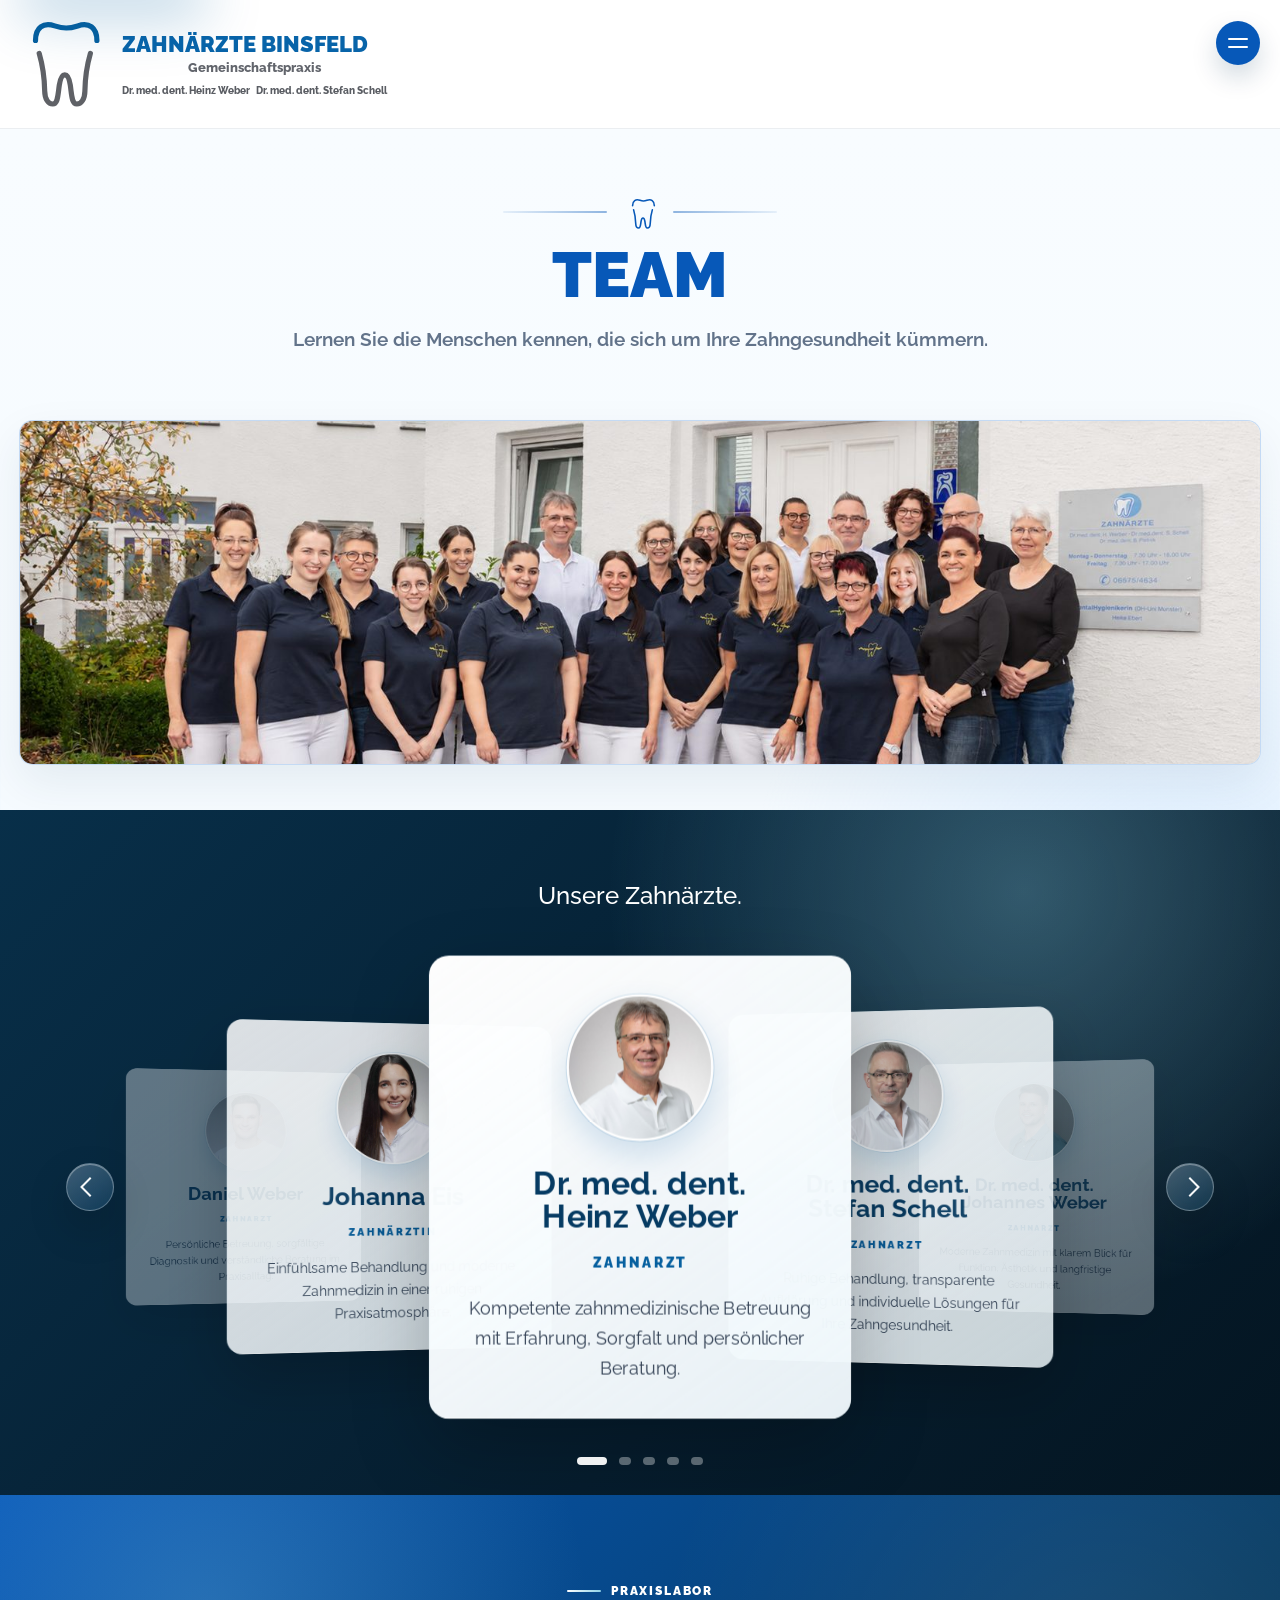
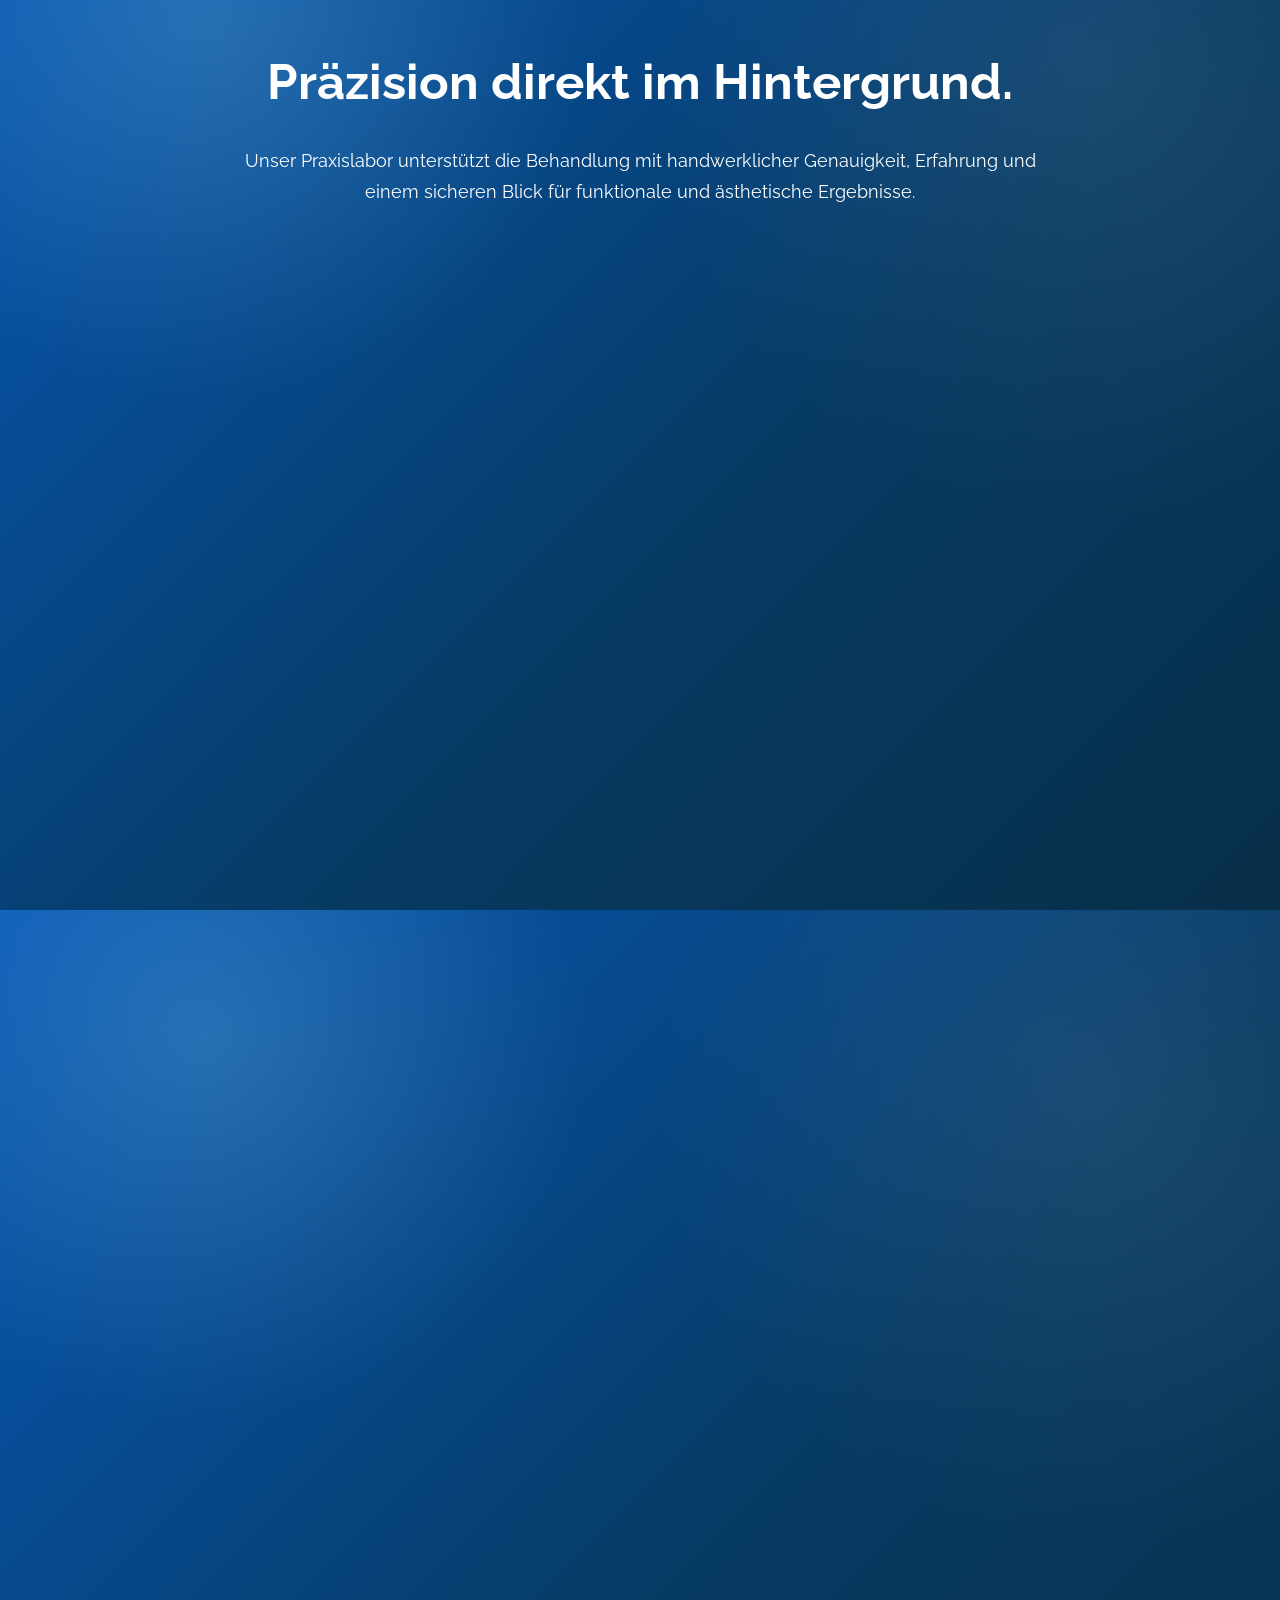
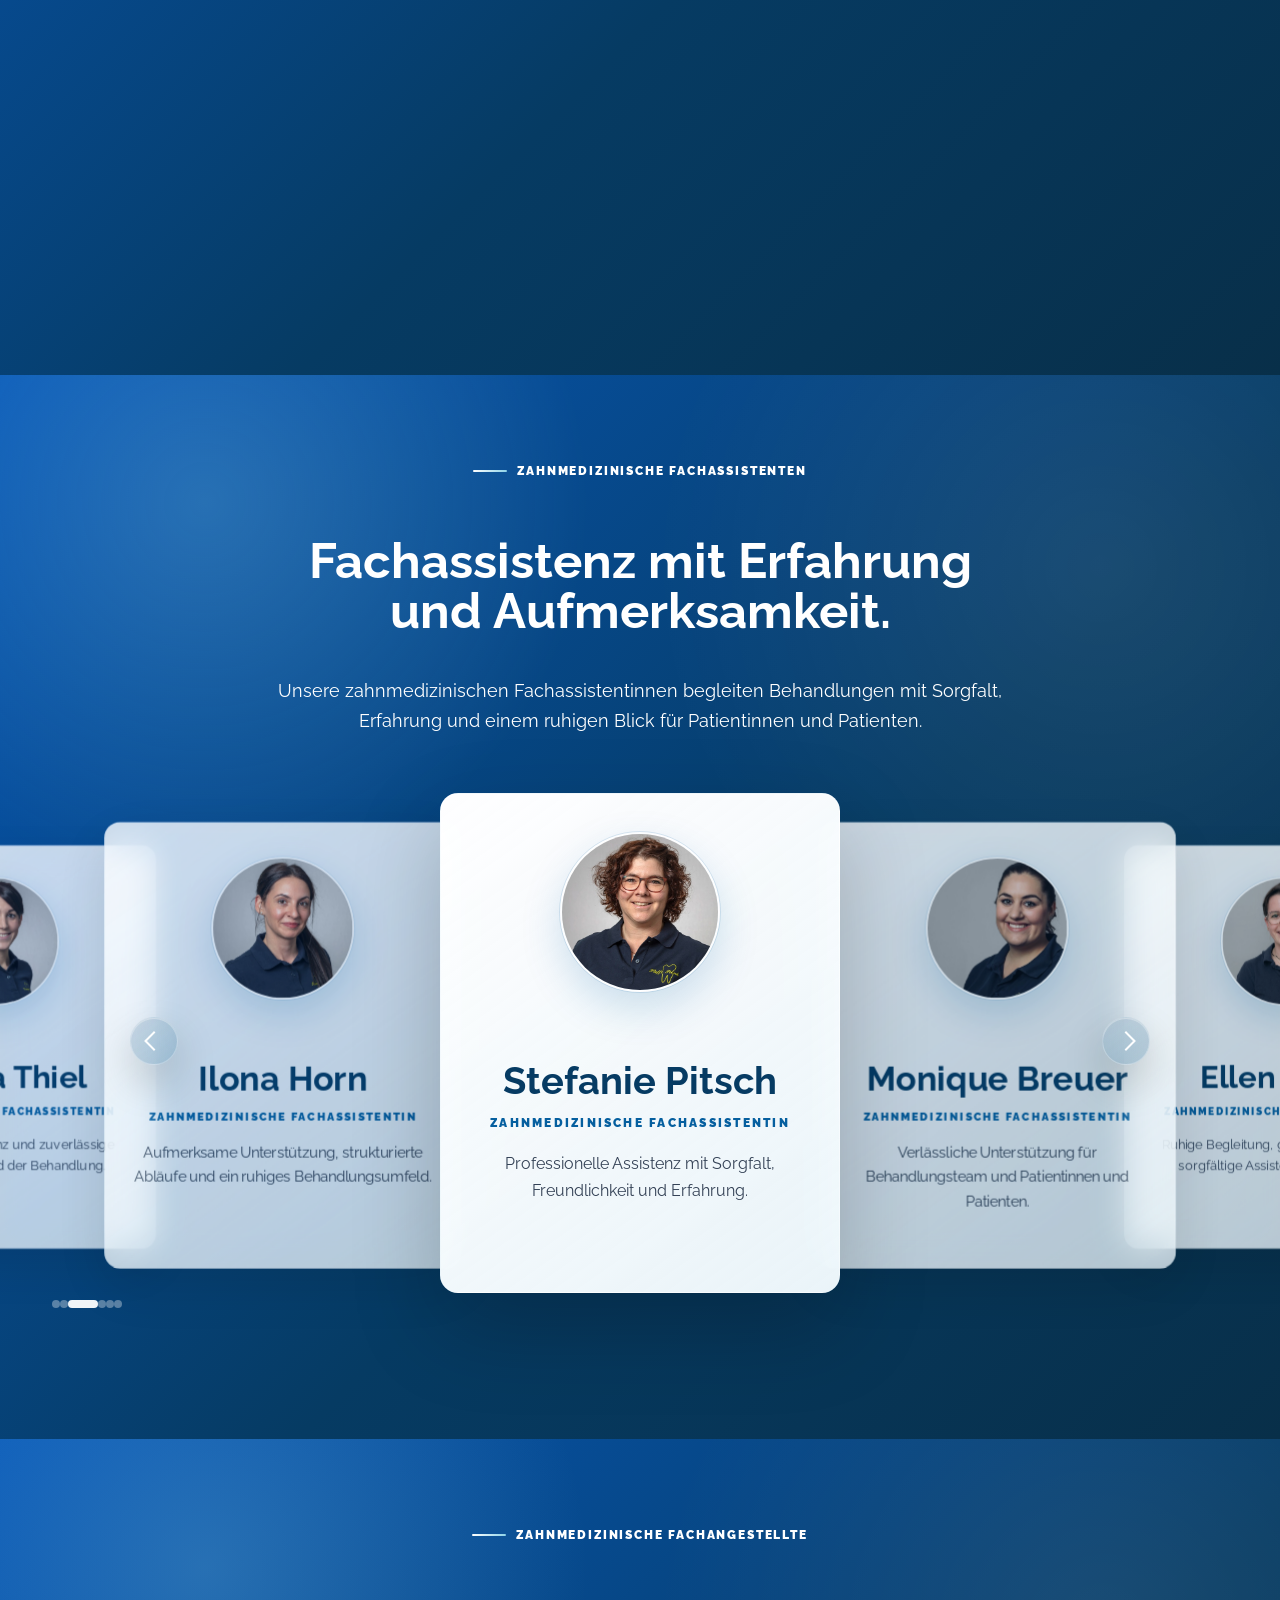
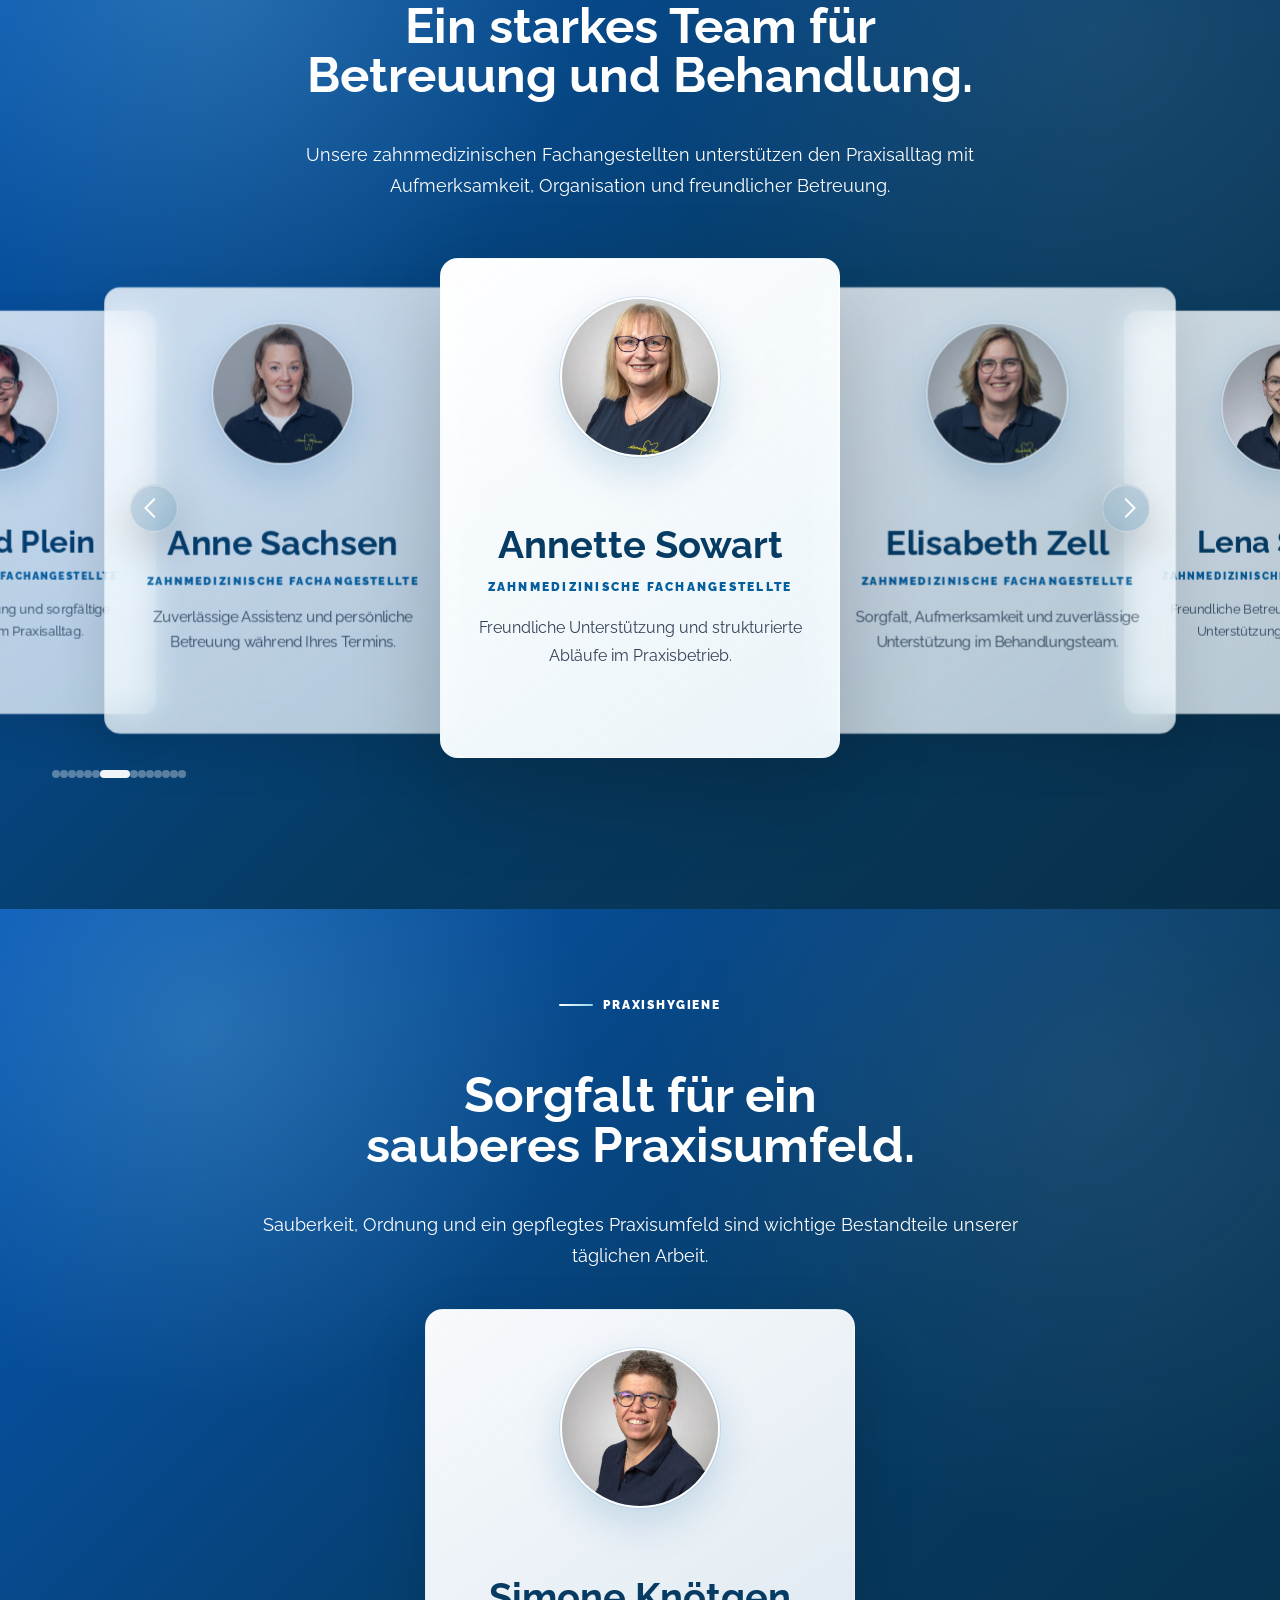
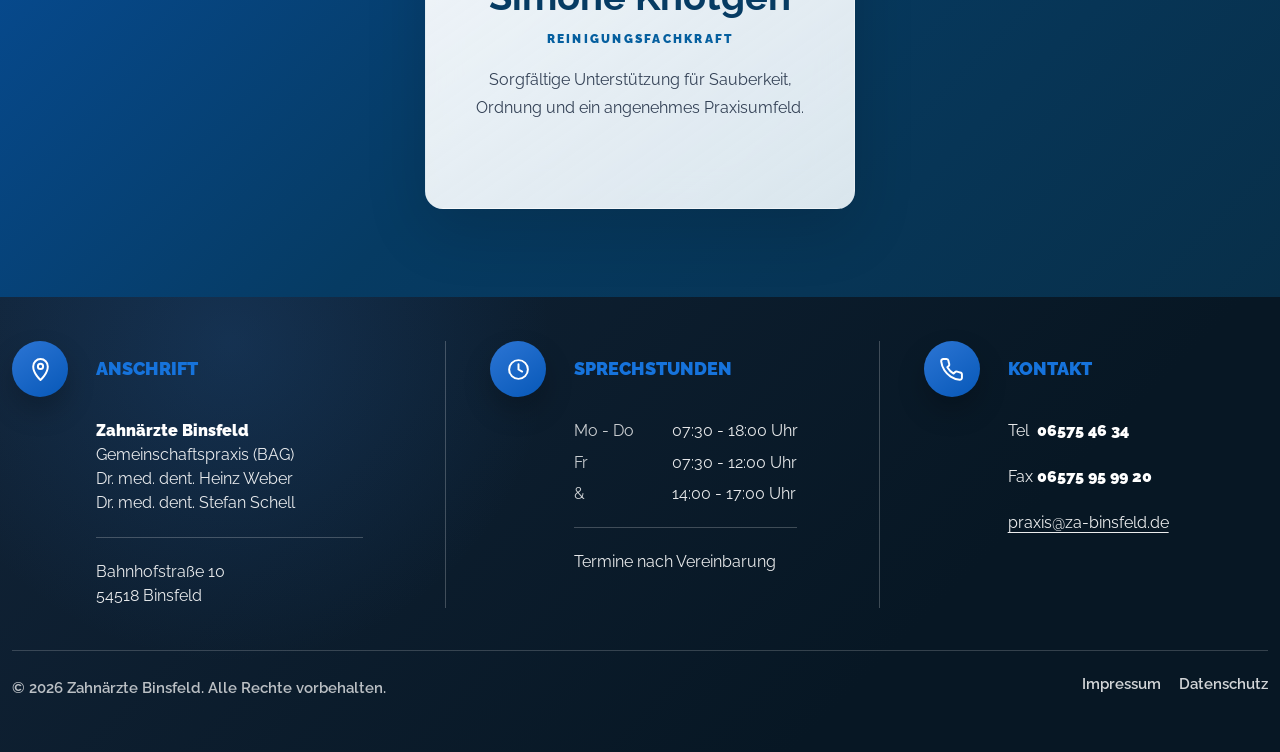
<file: team.html>
<!DOCTYPE html>
<html lang="de">

<head>
    <meta charset="UTF-8" />
    <meta name="viewport" content="width=device-width, initial-scale=1.0" />

    <title>Team | Zahnärzte Binsfeld</title>
    <meta name="description"
        content="Lernen Sie das Team der Zahnarztpraxis Binsfeld kennen: Zahnärzte, Praxislabor, Dentalhygiene, Verwaltung, Fachassistenz, Fachangestellte und Praxishygiene." />

    <meta name="theme-color" content="#063b63">

    <link rel="preconnect" href="https://fonts.googleapis.com">
    <link rel="preconnect" href="https://fonts.gstatic.com" crossorigin>
    <link rel="preconnect" href="https://cdn.jsdelivr.net" crossorigin>
    <link href="https://fonts.googleapis.com/css2?family=Raleway:wght@400;600;800;900&display=swap"
        rel="stylesheet">

    <link rel="icon" type="image/svg+xml" href="images/favicon.svg">
    <link rel="preload" as="image" href="images/hero-900.jpg" media="(max-width: 767px)">
    <link rel="preload" as="image" href="images/hero-1600.jpg" media="(min-width: 768px)">
    <link href="https://cdn.jsdelivr.net/npm/swiper@11/swiper-bundle.min.css" rel="stylesheet">
    <link rel="stylesheet" href="style.css?v=20260709-team-carousel-safe" />
</head>

<body class="team-page">
    <a class="skip-link" href="#main-content">Zum Inhalt springen</a>

    <header class="site-header" id="top">
        <nav class="navbar">
            <div class="container-fluid header-container">
                <a class="brand" href="index.html" aria-label="Startseite Zahnärzte Binsfeld">
                    <span class="brand-icon" aria-hidden="true">
                        <svg viewBox="0 0 74 92">
                            <path class="tooth-crown"
                                d="M6.5 22.5C6.5 9.5 14.3 4.2 25.7 7.9c5.7 1.8 8.5 2.1 11.5 2.1s5.8-.3 11.5-2.1C60.1 4.2 67.9 9.5 67.9 22.5" />
                            <path class="tooth-root"
                                d="M10.2 35.4c3.7 12.8 5.3 24.8 5.5 37.7.1 8.1 3.7 12.9 8.1 12.9 5.1 0 5-8.3 6.5-18.8.9-6.1 2.4-10.4 5.5-10.4s4.6 4.3 5.5 10.4c1.5 10.5 1.4 18.8 6.5 18.8 4.4 0 8-4.8 8.1-12.9.2-12.9 1.8-24.9 5.5-37.7" />
                        </svg>
                    </span>

                    <span class="brand-text">
                        <strong>Zahnärzte Binsfeld</strong>
                        <small>Gemeinschaftspraxis</small>
                        <span class="brand-doctors">Dr. med. dent. Heinz Weber&nbsp;&nbsp;&nbsp;Dr. med. dent. Stefan Schell</span>
                    </span>
                </a>

                <button class="custom-toggler mobile-menu-button" type="button"
                    data-menu-target="#mainNavigation" aria-controls="mainNavigation" aria-expanded="false"
                    aria-label="Navigation öffnen">
                    <span></span>
                    <span></span>
                </button>

                <div class="navbar-collapse" id="mainNavigation">
                    <ul class="navbar-nav">
                        <li class="nav-item">
                            <a class="nav-link active" href="team.html">Team</a>
                        </li>

                        <li class="nav-item">
                            <a class="nav-link" href="leistungen.html">Leistungen</a>
                        </li>

                        <li class="nav-item">
                            <a class="nav-link" href="impressionen.html">Impressionen</a>
                        </li>

                        <li class="nav-item">
                            <a class="nav-link" href="links-infos.html">Links &amp; Infos</a>
                        </li>

                        <li class="nav-item">
                            <a class="nav-link" href="kontakt.html">Kontakt</a>
                        </li>

                        <li class="nav-item">
                            <a class="nav-link" href="karriere.html">Karriere</a>
                        </li>

                        <li class="nav-item nav-cta-item">
                            <a class="btn btn-brand nav-appointment" href="kontakt.html#kontakt-form">Terminanfragen</a>
                        </li>
                    </ul>
                </div>
            </div>
        </nav>
    </header>

    <main class="team-main" id="main-content">
        <section class="team-title-section">
            <div class="container">
                <div class="team-title-mark" aria-hidden="true">
                    <span></span>
                    <svg viewBox="0 0 64 64">
                        <path d="M18 20c0-9 6-13 14-10 3 1.2 4.8 1.4 6.5 1.4S42 11.2 45 10c8-3 14 1 14 10" />
                        <path d="M20 28c2.8 9 3.8 17.6 4 26 .1 5.3 2.5 8.2 5.5 8.2 3.4 0 3.4-5.4 4.4-12.1.6-4 1.6-6.8 3.7-6.8s3.1 2.8 3.7 6.8c1 6.7 1 12.1 4.4 12.1 3 0 5.4-2.9 5.5-8.2.2-8.4 1.2-17 4-26" />
                    </svg>
                    <span></span>
                </div>

                <h1>Team</h1>
                <p>Lernen Sie die Menschen kennen, die sich um Ihre Zahngesundheit k&uuml;mmern.</p>
            </div>
        </section>

        <section class="team-hero">
            <div class="team-hero-bg">
                <img src="images/hero-1600.jpg"
                    srcset="images/hero-900.jpg 900w, images/hero-1600.jpg 1600w" sizes="100vw" width="1600"
                    height="686" alt="Team der Zahnarztpraxis Binsfeld" decoding="async" fetchpriority="high">
            </div>

        </section>

        <section class="team-slider reveal" id="aerzte">
            <h2>Unsere Zahnärzte.</h2>

            <div class="coverflow" id="teamCoverflow">
                <button class="nav prev" aria-label="Vorheriger Behandler">‹</button>

                <div class="cards">
                    <article class="card">
                        <img decoding="async" src="images/Weber.jpg" alt="Dr. med. dent. Heinz Weber" loading="lazy">
                        <h3>Dr. med. dent. Heinz Weber</h3>
                        <p class="role">Zahnarzt</p>
                        <p>Kompetente zahnmedizinische Betreuung mit Erfahrung, Sorgfalt und persönlicher Beratung.</p>
                    </article>

                    <article class="card">
                        <img decoding="async" src="images/Stefan_Schell.jpg" alt="Dr. med. dent. Stefan Schell" loading="lazy">
                        <h3>Dr. med. dent. Stefan Schell</h3>
                        <p class="role">Zahnarzt</p>
                        <p>Ruhige Behandlung, transparente Aufklärung und individuelle Lösungen für Ihre Zahngesundheit.
                        </p>
                    </article>

                    <article class="card">
                        <img decoding="async" src="images/JohannesWeber.jpg" alt="Dr. med. dent. Johannes Weber" loading="lazy">
                        <h3>Dr. med. dent. Johannes Weber</h3>
                        <p class="role">Zahnarzt</p>
                        <p>Moderne Zahnmedizin mit klarem Blick für Funktion, Ästhetik und langfristige Gesundheit.</p>
                    </article>

                    <article class="card">
                        <img decoding="async" src="images/DanielWeber.jpg" alt="Daniel Weber" loading="lazy">
                        <h3>Daniel Weber</h3>
                        <p class="role">Zahnarzt</p>
                        <p>Persönliche Betreuung, sorgfältige Diagnostik und verständliche Beratung im Praxisalltag.</p>
                    </article>

                    <article class="card">
                        <img decoding="async" src="images/JohannaEis.jpg" alt="Johanna Eis" loading="lazy">
                        <h3>Johanna Eis</h3>
                        <p class="role">Zahnärztin</p>
                        <p>Einfühlsame Behandlung und moderne Zahnmedizin in einer ruhigen Praxisatmosphäre.</p>
                    </article>
                </div>

                <button class="nav next" aria-label="Nächster Behandler">›</button>
                <div class="dots"></div>
            </div>
        </section>

        <section class="lab-showcase" id="praxislabor">
            <div class="container">
                <div class="section-heading text-center mx-auto reveal">
                    <span class="eyebrow justify-content-center">Praxislabor</span>

                    <h2>Präzision direkt im Hintergrund.</h2>

                    <p>
                        Unser Praxislabor unterstützt die Behandlung mit handwerklicher Genauigkeit,
                        Erfahrung und einem sicheren Blick für funktionale und ästhetische Ergebnisse.
                    </p>
                </div>

                <div class="swiper lab-swiper reveal">
                    <div class="swiper-wrapper">
                        <article class="swiper-slide lab-slide">
                            <div class="lab-photo">
                                <img decoding="async" src="images/JenniferFleger.jpg" alt="Jennifer Fleger" loading="lazy">
                            </div>

                            <div class="lab-caption">
                                <h3>Jennifer Fleger</h3>
                                <span>Zahntechnikerin</span>
                                <p>Sorgfältige zahntechnische Arbeit für funktionale und ästhetische Ergebnisse.</p>
                            </div>
                        </article>

                        <article class="swiper-slide lab-slide">
                            <div class="lab-photo">
                                <img decoding="async" src="images/MonikaHeck.jpg" alt="Monika Heck" loading="lazy">
                            </div>

                            <div class="lab-caption">
                                <h3>Monika Heck</h3>
                                <span>Zahntechnikerin</span>
                                <p>Präzision, Erfahrung und ein gutes Auge für natürliche zahntechnische Lösungen.</p>
                            </div>
                        </article>

                        <article class="swiper-slide lab-slide">
                            <div class="lab-photo">
                                <img decoding="async" src="images/DieterThommes.jpg" alt="Dieter Thommes" loading="lazy">
                            </div>

                            <div class="lab-caption">
                                <h3>Dieter Thommes</h3>
                                <span>Zahntechniker</span>
                                <p>Handwerkliche Genauigkeit und zuverlässige Unterstützung im Praxislabor.</p>
                            </div>
                        </article>

                        <article class="swiper-slide lab-slide">
                            <div class="lab-photo">
                                <img decoding="async" src="images/VerenaThiel.jpg" alt="Verena Thiel" loading="lazy">
                            </div>

                            <div class="lab-caption">
                                <h3>Verena Thiel</h3>
                                <span>Zahntechnikerin</span>
                                <p>Zahntechnische Arbeit mit Sorgfalt, Präzision und Blick für Details.</p>
                            </div>
                        </article>

                        <article class="swiper-slide lab-slide">
                            <div class="lab-photo">
                                <img decoding="async" src="images/TristanFreis.jpg" alt="Tristan Freis" loading="lazy">
                            </div>

                            <div class="lab-caption">
                                <h3>Tristan Freis</h3>
                                <span>Zahntechniker</span>
                                <p>Präzise Unterstützung bei hochwertigen zahntechnischen Versorgungen.</p>
                            </div>
                        </article>

                        <article class="swiper-slide lab-slide">
                            <div class="lab-photo">
                                <img decoding="async" src="images/JenniferGrun.jpg" alt="Jennifer Grün" loading="lazy">
                            </div>

                            <div class="lab-caption">
                                <h3>Jennifer Grün</h3>
                                <span>Zahntechnikerin</span>
                                <p>Sorgfältige zahntechnische Umsetzung für passgenaue und ästhetische Ergebnisse.</p>
                            </div>
                        </article>

                        <article class="swiper-slide lab-slide">
                            <div class="lab-photo">
                                <img decoding="async" src="images/ChristianeCaspari.jpg" alt="Christiane Caspari" loading="lazy">
                            </div>

                            <div class="lab-caption">
                                <h3>Christiane Caspari</h3>
                                <span>Zahntechnikerin</span>
                                <p>Erfahrung und Genauigkeit für zuverlässige zahntechnische Arbeiten.</p>
                            </div>
                        </article>
                    </div>

                    <div class="swiper-button-prev lab-prev"></div>
                    <div class="swiper-button-next lab-next"></div>
                    <div class="swiper-pagination lab-pagination"></div>
                </div>
            </div>
        </section>
        <section class="lab-showcase hygiene-showcase" id="dentalhygiene-verwaltung">
            <div class="container">
                <div class="section-heading text-center mx-auto reveal">
                    <span class="eyebrow justify-content-center">Dentalhygiene &amp; Verwaltung</span>

                    <h2>Vorsorge und Organisation mit Struktur.</h2>

                    <p>
                        Unser Team sorgt für professionelle Vorsorge,
                        klare Abläufe und eine freundliche Betreuung im Praxisalltag.
                    </p>
                </div>

                <div class="swiper hygiene-swiper reveal">
                    <div class="swiper-wrapper">
                        <article class="swiper-slide lab-slide">
                            <div class="lab-photo">
                                <img decoding="async" src="images/HeikeEbert.jpg" alt="Heike Ebert" loading="lazy">
                            </div>

                            <div class="lab-caption">
                                <h3>Heike Ebert</h3>
                                <span>Dentalhygienikerin</span>
                                <p>Professionelle Dentalhygiene, individuelle Vorsorge und persönliche Betreuung.</p>
                            </div>
                        </article>

                        <article class="swiper-slide lab-slide">
                            <div class="lab-photo">
                                <img decoding="async" src="images/MarionPlack.jpg" alt="Marion Plack" loading="lazy">
                            </div>

                            <div class="lab-caption">
                                <h3>Marion Plack</h3>
                                <span>Zahnmedizinische Verwaltungsassistentin</span>
                                <p>Strukturierte Verwaltung, Organisation und freundliche Unterstützung im Praxisalltag.
                                </p>
                            </div>
                        </article>

                        <article class="swiper-slide lab-slide">
                            <div class="lab-photo">
                                <img decoding="async" src="images/SusanneFollmann.jpg" alt="Susanne Follmann" loading="lazy">
                            </div>

                            <div class="lab-caption">
                                <h3>Susanne Follmann</h3>
                                <span>Dentalhygienikerin</span>
                                <p>Gründliche Vorsorge, professionelle Zahnreinigung und Beratung zur Mundgesundheit.
                                </p>
                            </div>
                        </article>
                    </div>

                    <div class="swiper-button-prev lab-prev hygiene-prev"></div>
                    <div class="swiper-button-next lab-next hygiene-next"></div>
                    <div class="swiper-pagination lab-pagination hygiene-pagination"></div>
                </div>
            </div>
        </section>

        <section class="lab-showcase assistant-showcase" id="fachassistenten">
            <div class="container">
                <div class="section-heading text-center mx-auto reveal">
                    <span class="eyebrow justify-content-center">Zahnmedizinische Fachassistenten</span>

                    <h2>Fachassistenz mit Erfahrung und Aufmerksamkeit.</h2>

                    <p>
                        Unsere zahnmedizinischen Fachassistentinnen begleiten Behandlungen mit
                        Sorgfalt, Erfahrung und einem ruhigen Blick für Patientinnen und Patienten.
                    </p>
                </div>

                <div class="swiper assistant-swiper reveal">
                    <div class="swiper-wrapper">
                        <article class="swiper-slide lab-slide">
                            <div class="lab-photo">
                                <img decoding="async" src="images/VerenaThiel.jpg" alt="Verena Thiel" loading="lazy">
                            </div>

                            <div class="lab-caption">
                                <h3>Verena Thiel</h3>
                                <span>Zahnmedizinische Fachassistentin</span>
                                <p>Fachkundige Assistenz und zuverlässige Begleitung während der Behandlung.</p>
                            </div>
                        </article>

                        <article class="swiper-slide lab-slide">
                            <div class="lab-photo">
                                <img decoding="async" src="images/IlonaHorn.jpg" alt="Ilona Horn" loading="lazy">
                            </div>

                            <div class="lab-caption">
                                <h3>Ilona Horn</h3>
                                <span>Zahnmedizinische Fachassistentin</span>
                                <p>Aufmerksame Unterstützung, strukturierte Abläufe und ein ruhiges Behandlungsumfeld.
                                </p>
                            </div>
                        </article>

                        <article class="swiper-slide lab-slide">
                            <div class="lab-photo">
                                <img decoding="async" src="images/StefaniePitsch.jpg" alt="Stefanie Pitsch" loading="lazy">
                            </div>

                            <div class="lab-caption">
                                <h3>Stefanie Pitsch</h3>
                                <span>Zahnmedizinische Fachassistentin</span>
                                <p>Professionelle Assistenz mit Sorgfalt, Freundlichkeit und Erfahrung.</p>
                            </div>
                        </article>

                        <article class="swiper-slide lab-slide">
                            <div class="lab-photo">
                                <img decoding="async" src="images/MoniqueBreuer.jpg" alt="Monique Breuer" loading="lazy">
                            </div>

                            <div class="lab-caption">
                                <h3>Monique Breuer</h3>
                                <span>Zahnmedizinische Fachassistentin</span>
                                <p>Verlässliche Unterstützung für Behandlungsteam und Patientinnen und Patienten.</p>
                            </div>
                        </article>

                        <article class="swiper-slide lab-slide">
                            <div class="lab-photo">
                                <img decoding="async" src="images/EllenReifer.jpg" alt="Ellen Reifer" loading="lazy">
                            </div>

                            <div class="lab-caption">
                                <h3>Ellen Reifer</h3>
                                <span>Zahnmedizinische Fachassistentin</span>
                                <p>Ruhige Begleitung, gute Organisation und sorgfältige Assistenz im Praxisalltag.</p>
                            </div>
                        </article>

                        <article class="swiper-slide lab-slide">
                            <div class="lab-photo">
                                <img decoding="async" src="images/TinaSchafer.jpg" alt="Tina Schäfer" loading="lazy">
                            </div>

                            <div class="lab-caption">
                                <h3>Tina Schäfer</h3>
                                <span>Zahnmedizinische Fachassistentin</span>
                                <p>Freundliche Unterstützung und fachkundige Assistenz während der Behandlung.</p>
                            </div>
                        </article>
                    </div>

                    <div class="swiper-button-prev lab-prev assistant-prev"></div>
                    <div class="swiper-button-next lab-next assistant-next"></div>
                    <div class="swiper-pagination lab-pagination assistant-pagination"></div>
                </div>
            </div>
        </section>

        <section class="lab-showcase zfa-showcase" id="fachangestellte">
            <div class="container">
                <div class="section-heading text-center mx-auto reveal">
                    <span class="eyebrow justify-content-center">Zahnmedizinische Fachangestellte</span>

                    <h2>Ein starkes Team für Betreuung und Behandlung.</h2>

                    <p>
                        Unsere zahnmedizinischen Fachangestellten unterstützen den Praxisalltag
                        mit Aufmerksamkeit, Organisation und freundlicher Betreuung.
                    </p>
                </div>

                <div class="swiper zfa-swiper reveal">
                    <div class="swiper-wrapper">
                        <article class="swiper-slide lab-slide">
                            <div class="lab-photo">
                                <img decoding="async" src="images/GabrieleBracher.jpg" alt="Gabriele Brächer" loading="lazy">
                            </div>

                            <div class="lab-caption">
                                <h3>Gabriele Brächer</h3>
                                <span>Zahnmedizinische Fachangestellte</span>
                                <p>Freundliche Betreuung und zuverlässige Unterstützung im Praxisalltag.</p>
                            </div>
                        </article>

                        <article class="swiper-slide lab-slide">
                            <div class="lab-photo">
                                <img decoding="async" src="images/IngeKolhey.jpg" alt="Inge Kolhey" loading="lazy">
                            </div>

                            <div class="lab-caption">
                                <h3>Inge Kolhey</h3>
                                <span>Zahnmedizinische Fachangestellte</span>
                                <p>Sorgfältige Assistenz und persönliche Begleitung während Ihres Praxisbesuchs.</p>
                            </div>
                        </article>

                        <article class="swiper-slide lab-slide">
                            <div class="lab-photo">
                                <img decoding="async" src="images/AndreaSchonhofen.jpg" alt="Andrea Lexen-Schönhofen" loading="lazy">
                            </div>

                            <div class="lab-caption">
                                <h3>Andrea Lexen-Schönhofen</h3>
                                <span>Zahnmedizinische Fachangestellte</span>
                                <p>Strukturierte Unterstützung und freundliche Betreuung im Behandlungsablauf.</p>
                            </div>
                        </article>

                        <article class="swiper-slide lab-slide">
                            <div class="lab-photo">
                                <img decoding="async" src="images/SonjaLotzkes.jpg" alt="Sonja Lotzkes" loading="lazy">
                            </div>

                            <div class="lab-caption">
                                <h3>Sonja Lotzkes</h3>
                                <span>Zahnmedizinische Fachangestellte</span>
                                <p>Aufmerksame Assistenz und zuverlässige Unterstützung im Team.</p>
                            </div>
                        </article>

                        <article class="swiper-slide lab-slide">
                            <div class="lab-photo">
                                <img decoding="async" src="images/IrmgardPlein.jpg" alt="Irmgard Plein" loading="lazy">
                            </div>

                            <div class="lab-caption">
                                <h3>Irmgard Plein</h3>
                                <span>Zahnmedizinische Fachangestellte</span>
                                <p>Freundliche Begleitung und sorgfältige Unterstützung im Praxisalltag.</p>
                            </div>
                        </article>
                        <article class="swiper-slide lab-slide">
                            <div class="lab-photo">
                                <img decoding="async" src="images/AnneSachsen.jpg" alt="Anne Sachsen" loading="lazy">
                            </div>

                            <div class="lab-caption">
                                <h3>Anne Sachsen</h3>
                                <span>Zahnmedizinische Fachangestellte</span>
                                <p>Zuverlässige Assistenz und persönliche Betreuung während Ihres Termins.</p>
                            </div>
                        </article>

                        <article class="swiper-slide lab-slide">
                            <div class="lab-photo">
                                <img decoding="async" src="images/AnnetteSowart.jpg" alt="Annette Sowart" loading="lazy">
                            </div>

                            <div class="lab-caption">
                                <h3>Annette Sowart</h3>
                                <span>Zahnmedizinische Fachangestellte</span>
                                <p>Freundliche Unterstützung und strukturierte Abläufe im Praxisbetrieb.</p>
                            </div>
                        </article>

                        <article class="swiper-slide lab-slide">
                            <div class="lab-photo">
                                <img decoding="async" src="images/ElisabethZell.jpg" alt="Elisabeth Zell" loading="lazy">
                            </div>

                            <div class="lab-caption">
                                <h3>Elisabeth Zell</h3>
                                <span>Zahnmedizinische Fachangestellte</span>
                                <p>Sorgfalt, Aufmerksamkeit und zuverlässige Unterstützung im Behandlungsteam.</p>
                            </div>
                        </article>

                        <article class="swiper-slide lab-slide">
                            <div class="lab-photo">
                                <img decoding="async" src="images/LenaSchick.jpg" alt="Lena Schick" loading="lazy">
                            </div>

                            <div class="lab-caption">
                                <h3>Lena Schick</h3>
                                <span>Zahnmedizinische Fachangestellte</span>
                                <p>Freundliche Betreuung und engagierte Unterstützung im Praxisalltag.</p>
                            </div>
                        </article>

                        <article class="swiper-slide lab-slide">
                            <div class="lab-photo">
                                <img decoding="async" src="images/DianaNazarenus.jpg" alt="Diana Nazarenus" loading="lazy">
                            </div>

                            <div class="lab-caption">
                                <h3>Diana Nazarenus</h3>
                                <span>Zahnmedizinische Fachangestellte</span>
                                <p>Aufmerksame Begleitung und zuverlässige Assistenz im Behandlungsablauf.</p>
                            </div>
                        </article>

                        <article class="swiper-slide lab-slide">
                            <div class="lab-photo">
                                <img decoding="async" src="images/MayaThiel.jpg" alt="Maya Thiel" loading="lazy">
                            </div>

                            <div class="lab-caption">
                                <h3>Maya Thiel</h3>
                                <span>Zahnmedizinische Fachangestellte</span>
                                <p>Engagierte Unterstützung und freundliche Betreuung für Patientinnen und Patienten.
                                </p>
                            </div>
                        </article>

                        <article class="swiper-slide lab-slide">
                            <div class="lab-photo">
                                <img decoding="async" src="images/SosanKhalil.jpg" alt="Sosan Khalil" loading="lazy">
                            </div>

                            <div class="lab-caption">
                                <h3>Sosan Khalil</h3>
                                <span>Zahnmedizinische Fachangestellte</span>
                                <p>Freundliche Assistenz und sorgfältige Unterstützung im Praxisalltag.</p>
                            </div>
                        </article>

                        <article class="swiper-slide lab-slide">
                            <div class="lab-photo">
                                <img decoding="async" src="images/DevaneyPeak.jpg" alt="Devaney Peak" loading="lazy">
                            </div>

                            <div class="lab-caption">
                                <h3>Devaney Peak</h3>
                                <span>Auszubildende Zahnmedizinische Fachangestellte</span>
                                <p>Engagierte Unterstützung in der Ausbildung zur zahnmedizinischen Fachangestellten.
                                </p>
                            </div>
                        </article>

                        <article class="swiper-slide lab-slide">
                            <div class="lab-photo">
                                <img decoding="async" src="images/EmilyKlippenstein.jpg" alt="Emily Klippenstein" loading="lazy">
                            </div>

                            <div class="lab-caption">
                                <h3>Emily Klippenstein</h3>
                                <span>Auszubildende Zahnmedizinische Fachangestellte</span>
                                <p>Motivierte Unterstützung und Ausbildung im zahnmedizinischen Praxisalltag.</p>
                            </div>
                        </article>
                    </div>

                    <div class="swiper-button-prev lab-prev zfa-prev"></div>
                    <div class="swiper-button-next lab-next zfa-next"></div>
                    <div class="swiper-pagination lab-pagination zfa-pagination"></div>
                </div>
            </div>
        </section>

        <section class="lab-showcase single-member-showcase" id="praxishygiene">
            <div class="container">
                <div class="section-heading text-center mx-auto reveal">
                    <span class="eyebrow justify-content-center">Praxishygiene</span>

                    <h2>Sorgfalt für ein sauberes Praxisumfeld.</h2>

                    <p>
                        Sauberkeit, Ordnung und ein gepflegtes Praxisumfeld sind wichtige Bestandteile
                        unserer täglichen Arbeit.
                    </p>
                </div>

                <div class="single-member-wrapper reveal">
                    <article class="lab-slide single-member-card">
                        <div class="lab-photo">
                            <img decoding="async" src="images/SimoneKnotgen.jpg" alt="Simone Knötgen" loading="lazy">
                        </div>

                        <div class="lab-caption">
                            <h3>Simone Knötgen</h3>
                            <span>Reinigungsfachkraft</span>
                            <p>
                                Sorgfältige Unterstützung für Sauberkeit, Ordnung und ein angenehmes Praxisumfeld.
                            </p>
                        </div>
                    </article>
                </div>
            </div>
        </section>
    </main>

    <footer class="site-footer leistungen-footer practice-footer">
        <div class="container">
            <div class="leistungen-footer-grid">
                <section class="leistungen-footer-col">
                    <span class="footer-round-icon" aria-hidden="true">
                        <svg viewBox="0 0 24 24">
                            <path d="M12 22s7-6.2 7-13a7 7 0 0 0-14 0c0 6.8 7 13 7 13Z" />
                            <circle cx="12" cy="9" r="2.5" />
                        </svg>
                    </span>
                    <h3>Anschrift</h3>
                    <p><strong>Zahn&auml;rzte Binsfeld</strong><br>Gemeinschaftspraxis (BAG)<br>Dr. med. dent. Heinz Weber<br>Dr. med. dent. Stefan Schell</p>
                    <p class="footer-divider">Bahnhofstra&szlig;e 10<br>54518 Binsfeld</p>
                </section>

                <section class="leistungen-footer-col">
                    <span class="footer-round-icon" aria-hidden="true">
                        <svg viewBox="0 0 24 24">
                            <circle cx="12" cy="12" r="9" />
                            <path d="M12 7v5l3.5 2" />
                        </svg>
                    </span>
                    <h3>Sprechstunden</h3>
                    <div class="footer-hours" aria-label="Sprechstunden"><span>Mo - Do</span><span>07:30 - 18:00 Uhr</span><span>Fr</span><span>07:30 - 12:00 Uhr</span><span aria-hidden="true">&amp;</span><span>14:00 - 17:00 Uhr</span></div>
                    <p class="footer-divider">Termine nach Vereinbarung</p>
                </section>

                <section class="leistungen-footer-col">
                    <span class="footer-round-icon" aria-hidden="true">
                        <svg viewBox="0 0 24 24">
                            <path d="M22 16.9v3a2 2 0 0 1-2.2 2 19.8 19.8 0 0 1-8.6-3.1 19.4 19.4 0 0 1-6-6A19.8 19.8 0 0 1 2.1 4.2 2 2 0 0 1 4.1 2h3a2 2 0 0 1 2 1.7c.1 1 .4 2 .7 2.8a2 2 0 0 1-.5 2.1L8 9.9a16 16 0 0 0 6 6l1.3-1.3a2 2 0 0 1 2.1-.5c.9.3 1.8.6 2.8.7a2 2 0 0 1 1.8 2.1Z" />
                        </svg>
                    </span>
                    <h3>Kontakt</h3>
                    <p>Tel&nbsp;&nbsp;<strong>06575 46 34</strong></p>
                    <p>Fax&nbsp;<strong>06575 95 99 20</strong></p>
                    <p><a href="mailto:praxis@za-binsfeld.de">praxis@za-binsfeld.de</a></p>
                </section>
            </div>

            <div class="practice-legal">
                <span>&copy; <span id="year"></span> Zahn&auml;rzte Binsfeld. Alle Rechte vorbehalten.</span>
                <nav aria-label="Rechtliches">
                    <a href="/impressum/">Impressum</a>
                    <a href="/datenschutz/">Datenschutz</a>
                </nav>
            </div>
        </div>
    </footer>
    <script src="https://cdn.jsdelivr.net/npm/swiper@11/swiper-bundle.min.js" defer></script>
    <script src="main.js?v=20260914-centered-carousels" defer></script>
</body>

</html>
</file>
<file: style.css>
:root {
    --font-sans: "Raleway", system-ui, -apple-system, BlinkMacSystemFont, "Segoe UI", sans-serif;
    --bs-font-sans-serif: var(--font-sans);
    --bs-body-font-family: var(--font-sans);
    --primary: #055f9f;
    --primary-dark: #063b63;
    --primary-ink: #082f49;
    --primary-light: #3f8ec2;
    --primary-soft: #dceef8;
    --aqua: #8fd3e8;
    --porcelain: #f7f8f7;
    --porcelain-2: #eef3f4;
    --cream: #fbf8f3;
    --surface: #ffffff;
    --text: #15202b;
    --text-soft: #344256;
    --muted: #667085;
    --border: rgba(22, 34, 51, 0.12);
    --border-blue: rgba(5, 95, 159, 0.2);
    --radius-sm: 10px;
    --radius-md: 16px;
    --radius-lg: 22px;
    --radius-xl: 28px;
    --shadow-card: 0 18px 44px rgba(12, 35, 56, 0.08);
    --shadow-soft: 0 28px 90px rgba(12, 35, 56, 0.12);
    --shadow-blue: 0 22px 55px rgba(5, 95, 159, 0.26);
    --focus: 0 0 0 4px rgba(143, 211, 232, 0.45);
    --page-bg: #f8fcff;
    --page-bg-blue: #edf7ff;
    --page-wave: rgba(178, 214, 255, 0.38);
    --page-cloud: rgba(219, 241, 255, 0.88);
}

* {
    box-sizing: border-box;
}

html {
    scroll-behavior: smooth;
    scroll-padding-top: 104px;
}

body {
    margin: 0;
    font-family: var(--font-sans);
    color: var(--text);
    background:
        radial-gradient(circle at 92% 16%, rgba(176, 214, 255, 0.34), transparent 27rem),
        radial-gradient(circle at 6% 12%, var(--page-cloud), transparent 25rem),
        linear-gradient(180deg, var(--page-bg) 0%, var(--page-bg-blue) 52%, var(--page-bg) 100%);
    overflow-x: hidden;
    text-rendering: optimizeLegibility;
    -webkit-font-smoothing: antialiased;
}

button,
input,
textarea,
select {
    font-family: inherit;
}

body::before,
body::after {
    content: "";
    position: fixed;
    z-index: -1;
    pointer-events: none;
}

body::before {
    left: -14vw;
    top: 260px;
    width: 72vw;
    height: 430px;
    border-radius: 0 0 60% 0;
    background: linear-gradient(150deg, rgba(213, 234, 255, 0.68), rgba(255, 255, 255, 0));
    transform: rotate(8deg);
}

body::after {
    right: -16vw;
    top: 430px;
    width: 78vw;
    height: 540px;
    border-radius: 55% 0 0 55%;
    background: linear-gradient(135deg, rgba(255, 255, 255, 0.72), var(--page-wave) 58%, rgba(255, 255, 255, 0));
    transform: rotate(-10deg);
}

img {
    max-width: 100%;
    display: block;
}

.container,
.container-fluid {
    width: 100%;
    margin-right: auto;
    margin-left: auto;
}

.container {
    max-width: 1320px;
    padding-right: 12px;
    padding-left: 12px;
}

.text-center {
    text-align: center;
}

.mx-auto {
    margin-right: auto;
    margin-left: auto;
}

a {
    color: inherit;
    text-decoration: none;
}

.btn {
    display: inline-flex;
    align-items: center;
    justify-content: center;
    gap: 0.45rem;
    padding: 0.78rem 1.15rem;
    border: 1px solid transparent;
    line-height: 1.2;
    text-align: center;
    vertical-align: middle;
    cursor: pointer;
    user-select: none;
}

.justify-content-center {
    justify-content: center;
}

p {
    color: var(--muted);
    line-height: 1.72;
}

h1,
h2,
h3 {
    color: var(--text);
    line-height: 1.02;
    letter-spacing: 0;
    text-wrap: balance;
}

h1 {
    font-size: clamp(2.6rem, 7vw, 6.7rem);
}

h2 {
    font-size: clamp(1.85rem, 3.8vw, 3.9rem);
}

h3 {
    font-size: clamp(1.25rem, 1.6vw, 1.55rem);
}

::selection {
    color: #fff;
    background: var(--primary);
}

.container {
    max-width: 1200px;
}

.skip-link {
    position: fixed;
    top: 16px;
    left: 16px;
    z-index: 1200;
    transform: translateY(-140%);
    padding: 0.85rem 1rem;
    border-radius: 999px;
    background: var(--primary-dark);
    color: #fff;
    font-weight: 900;
    box-shadow: var(--shadow-blue);
    transition: transform 0.2s ease;
}

.skip-link:focus {
    transform: translateY(0);
    outline: none;
    box-shadow: var(--focus), var(--shadow-blue);
}

.site-header {
    position: sticky;
    top: 0;
    z-index: 999;
    border-bottom: 1px solid rgba(10, 48, 78, 0.08);
    background: rgba(255, 255, 255, 0.96);
    backdrop-filter: blur(18px) saturate(145%);
    transition: box-shadow 0.25s ease, background 0.25s ease, border-color 0.25s ease;
}

.site-header.is-scrolled {
    background: rgba(255, 255, 255, 0.98);
    border-color: rgba(22, 34, 51, 0.08);
    box-shadow: 0 14px 34px rgba(12, 35, 56, 0.08);
}

.header-container {
    max-width: 1840px;
    padding: 26px 44px 22px;
}

.navbar {
    width: 100%;
    padding: 0;
}

.header-container,
.navbar-collapse,
.navbar-nav {
    display: flex;
    align-items: center;
}

.navbar-collapse {
    flex: 1 1 auto;
    margin-left: auto;
}

.navbar-nav {
    flex-direction: row;
    justify-content: flex-end;
    gap: clamp(1rem, 2.15vw, 3.1rem);
    width: 100%;
    margin: 0;
    padding-left: 0;
    list-style: none;
}

.nav-item {
    list-style: none;
}

.nav-cta-item {
    margin-left: 0.5rem;
}

.brand {
    display: inline-flex;
    align-items: center;
    gap: 18px;
    margin: 0;
    min-width: 390px;
}

.brand:hover {
    color: inherit;
}

.brand-icon {
    width: 76px;
    height: 92px;
    display: grid;
    place-items: center;
    flex: 0 0 auto;
}

.brand-icon svg {
    width: 76px;
    height: 92px;
    fill: none;
    stroke-width: 5.2;
    stroke-linecap: round;
    stroke-linejoin: round;
}

.brand-icon .tooth-crown {
    stroke: var(--primary);
}

.brand-icon .tooth-root {
    stroke: #5f6166;
}

.brand-text {
    display: grid;
    line-height: 1;
    white-space: nowrap;
}

.brand-text strong {
    color: #0864a9;
    font-size: clamp(1.38rem, 1.58vw, 2.02rem);
    font-weight: 900;
    text-transform: uppercase;
    letter-spacing: 0;
}

.brand-text small {
    margin-top: 6px;
    color: #62656c;
    font-size: clamp(0.84rem, 0.86vw, 1.08rem);
    font-weight: 800;
    text-align: center;
}

.brand-doctors {
    margin-top: 10px;
    color: #5a5d63;
    font-size: clamp(0.64rem, 0.7vw, 0.86rem);
    font-weight: 800;
    text-align: center;
}

.navbar-nav .nav-link {
    position: relative;
    color: #2b3341;
    font-size: clamp(0.94rem, 0.95vw, 1.28rem);
    font-weight: 800;
    padding: 0.76rem 0.24rem;
    transition: color 0.2s ease;
}

.navbar-nav .nav-link:hover,
.navbar-nav .nav-link.active {
    color: var(--primary-dark);
}

.navbar-nav .nav-link::after {
    content: "";
    position: absolute;
    left: 0.28rem;
    right: 0.28rem;
    bottom: 0.18rem;
    height: 3px;
    border-radius: 999px;
    background: var(--primary);
    transform: scaleX(0);
    transform-origin: right;
    transition: transform 0.25s ease;
}

.navbar-nav .nav-link:hover::after,
.navbar-nav .nav-link.active::after {
    transform: scaleX(1);
    transform-origin: left;
}

.custom-toggler {
    display: none;
    width: 50px;
    height: 50px;
    border: 0;
    border-radius: 999px;
    background: #fff;
    box-shadow: var(--shadow-card);
}

.custom-toggler:focus {
    box-shadow: var(--focus);
}

.custom-toggler span {
    display: block;
    width: 20px;
    height: 2px;
    margin: 5px auto;
    border-radius: 999px;
    background: var(--primary-dark);
}

.mobile-menu-button {
    display: inline-flex !important;
    flex-direction: column;
    align-items: center;
    justify-content: center;
    gap: 6px;
    position: fixed;
    top: 21px;
    right: 20px;
    z-index: 1001;
    width: 44px;
    height: 44px;
    background: #0758b8;
    box-shadow: 0 12px 26px rgba(7, 49, 82, 0.18);
}

.mobile-menu-button span {
    display: block !important;
    width: 20px;
    height: 2px;
    margin: 0;
    border-radius: 999px;
    background: #fff;
}

@media (min-width: 1400px) {
    .mobile-menu-button {
        display: none !important;
    }
}

.btn-brand,
.btn-outline-brand,
.btn-light-brand,
.btn-hero-outline {
    border-radius: 999px;
    font-weight: 900;
    letter-spacing: 0;
    transition: transform 0.25s ease, box-shadow 0.25s ease, background 0.25s ease, border-color 0.25s ease;
}

.btn-brand {
    color: #fff;
    background: linear-gradient(135deg, var(--primary), var(--primary-dark));
    border: 1px solid rgba(5, 95, 159, 0.72);
    box-shadow: var(--shadow-blue);
}

.btn-brand:hover {
    color: #fff;
    transform: translateY(-2px);
    box-shadow: 0 26px 65px rgba(5, 95, 159, 0.34);
}

.btn-outline-brand {
    color: var(--primary-dark);
    background: rgba(255, 255, 255, 0.78);
    border: 1px solid var(--border-blue);
}

.btn-outline-brand:hover {
    color: var(--primary-dark);
    background: #fff;
    border-color: rgba(5, 95, 159, 0.36);
    transform: translateY(-2px);
    box-shadow: var(--shadow-card);
}

.btn-light-brand {
    color: var(--primary-dark);
    background: #fff;
    border: 1px solid #fff;
    padding: 0.92rem 1.45rem;
}

.btn-light-brand:hover {
    color: var(--primary-dark);
    transform: translateY(-2px);
    box-shadow: 0 24px 60px rgba(0, 0, 0, 0.18);
}

.btn-hero-outline {
    color: #fff;
    border: 1px solid rgba(255, 255, 255, 0.72);
    background: rgba(255, 255, 255, 0.06);
    backdrop-filter: blur(10px);
}

.btn-hero-outline:hover {
    color: var(--primary-dark);
    background: #fff;
    border-color: #fff;
    transform: translateY(-2px);
}

.btn-lg-custom {
    padding: 0.95rem 1.65rem;
}

.nav-appointment {
    border-radius: 8px;
    padding: 1rem 1.45rem;
    font-size: clamp(0.94rem, 0.96vw, 1.22rem);
    box-shadow: 0 14px 26px rgba(5, 95, 159, 0.24);
}

.section-padding {
    padding: 88px 0;
}

.eyebrow {
    display: inline-flex;
    align-items: center;
    gap: 10px;
    margin-bottom: 18px;
    color: var(--primary);
    font-size: 0.76rem;
    font-weight: 950;
    letter-spacing: 0.15em;
    text-transform: uppercase;
}

.eyebrow::before {
    content: "";
    width: 34px;
    height: 2px;
    flex: 0 0 auto;
    border-radius: 999px;
    background: linear-gradient(90deg, currentColor, var(--aqua));
}

.section-heading {
    max-width: 800px;
    margin-bottom: 38px;
}

.section-heading p {
    margin-top: 16px;
    font-size: clamp(1.02rem, 1.4vw, 1.16rem);
}

.soft-section {
    background:
        radial-gradient(circle at 82% 14%, rgba(176, 214, 255, 0.24), transparent 26rem),
        linear-gradient(180deg, rgba(248, 252, 255, 0.62), rgba(237, 247, 255, 0.76));
}

.home-hero {
    position: relative;
    min-height: calc(100vh - 95px);
    min-height: calc(100svh - 95px);
    display: grid;
    align-items: end;
    padding: 82px 0;
    overflow: hidden;
}

.home-hero-bg {
    position: absolute;
    inset: 0;
    z-index: -2;
    background: var(--page-bg-blue);
}

.home-hero-bg::after {
    content: "";
    position: absolute;
    inset: 0;
    background:
        radial-gradient(circle at 18% 78%, rgba(255, 255, 255, 0.92), transparent 24rem),
        radial-gradient(circle at 86% 12%, rgba(176, 214, 255, 0.24), transparent 28rem),
        linear-gradient(90deg, rgba(248, 252, 255, 0.98), rgba(248, 252, 255, 0.78) 44%, rgba(248, 252, 255, 0.22)),
        linear-gradient(0deg, rgba(8, 47, 73, 0.20), rgba(8, 47, 73, 0.02));
}

.home-hero-bg img,
.image-panel img {
    width: 100%;
    height: 100%;
    object-fit: cover;
    object-position: center 42%;
    transform: scale(1.02);
}

.hero-glass {
    position: relative;
    max-width: 910px;
    padding: clamp(32px, 5vw, 62px);
    border: 1px solid rgba(255, 255, 255, 0.82);
    border-radius: 24px;
    background: linear-gradient(145deg, rgba(255, 255, 255, 0.84), rgba(255, 255, 255, 0.62));
    box-shadow: var(--shadow-soft);
    backdrop-filter: blur(20px) saturate(145%);
    overflow: hidden;
}

.hero-glass::before {
    content: "";
    position: absolute;
    top: -70px;
    right: -80px;
    width: 220px;
    height: 220px;
    border-radius: 999px;
    background: rgba(143, 211, 232, 0.26);
}

.hero-glass>* {
    position: relative;
    z-index: 1;
}

.hero-glass p {
    max-width: 720px;
    margin-top: 24px;
    color: var(--text-soft);
    font-size: clamp(1rem, 1.7vw, 1.23rem);
}

.hero-proof {
    display: flex;
    flex-wrap: wrap;
    gap: 10px;
    margin-top: 30px;
}

.hero-proof span {
    display: inline-flex;
    align-items: center;
    gap: 8px;
    padding: 0.62rem 0.86rem;
    border: 1px solid rgba(5, 95, 159, 0.14);
    border-radius: 999px;
    background: rgba(255, 255, 255, 0.72);
    color: var(--primary-dark);
    font-size: 0.86rem;
    font-weight: 850;
}

.hero-proof span::before {
    content: "";
    width: 8px;
    height: 8px;
    border-radius: 999px;
    background: var(--aqua);
    box-shadow: 0 0 0 4px rgba(143, 211, 232, 0.2);
}

.opening-card {
    padding: 32px;
    border: 1px solid rgba(255, 255, 255, 0.86);
    border-radius: 24px;
    background: rgba(255, 255, 255, 0.86);
    box-shadow: var(--shadow-soft);
    backdrop-filter: blur(18px);
}

.opening-card h2 {
    margin-bottom: 22px;
    color: var(--primary-dark);
    font-size: 1.35rem;
    letter-spacing: 0;
}

.opening-row {
    display: grid;
    gap: 6px;
    padding-bottom: 17px;
    margin-bottom: 17px;
    border-bottom: 1px solid var(--border);
}

.opening-row strong {
    color: var(--text);
}

.opening-row span {
    color: var(--muted);
}

.opening-card p {
    margin: 0;
}

.opening-card a {
    color: var(--primary);
    font-weight: 900;
}

.trust-strip {
    padding: 34px 0 4px;
}

.trust-card {
    min-height: 148px;
    padding: 28px;
    border: 1px solid rgba(255, 255, 255, 0.82);
    border-radius: 16px;
    background: rgba(255, 255, 255, 0.86);
    box-shadow: var(--shadow-card);
    backdrop-filter: blur(16px);
}

.trust-card strong {
    display: block;
    margin-bottom: 10px;
    color: var(--primary-dark);
    font-size: 1.1rem;
}

.trust-card span {
    color: var(--muted);
}

.service-card,
.info-card {
    position: relative;
    min-height: 282px;
    padding: 32px;
    border: 1px solid rgba(255, 255, 255, 0.82);
    border-radius: 24px;
    background: rgba(255, 255, 255, 0.86);
    box-shadow: var(--shadow-card);
    backdrop-filter: blur(16px);
    overflow: hidden;
    isolation: isolate;
    transition: transform 0.25s ease, border-color 0.25s ease, box-shadow 0.25s ease;
}

.service-card::before,
.info-card::before {
    content: "";
    position: absolute;
    right: -58px;
    top: -58px;
    width: 160px;
    height: 160px;
    border-radius: 999px;
    background: radial-gradient(circle, rgba(143, 211, 232, 0.7), rgba(220, 238, 248, 0.22));
    z-index: -1;
}

.service-card:hover,
.info-card:hover {
    transform: translateY(-7px);
    border-color: rgba(5, 95, 159, 0.28);
    box-shadow: 0 30px 70px rgba(12, 35, 56, 0.13);
}

.service-card span {
    display: inline-flex;
    margin-bottom: 68px;
    color: var(--primary);
    font-size: 0.85rem;
    font-weight: 950;
    letter-spacing: 0.08em;
}

.service-card h3,
.info-card h3 {
    margin-bottom: 13px;
    color: var(--primary-dark);
}

.info-card a {
    display: inline-flex;
    margin-top: 18px;
    color: var(--primary);
    font-weight: 950;
}

.info-card a::after {
    content: "→";
    margin-left: 8px;
    transition: transform 0.2s ease;
}

.info-card:hover a::after {
    transform: translateX(4px);
}

.image-panel {
    min-height: 530px;
    border: 1px solid rgba(255, 255, 255, 0.78);
    border-radius: 24px;
    overflow: hidden;
    background: var(--porcelain-2);
    box-shadow: var(--shadow-soft);
}

.split-content p {
    margin-top: 22px;
    color: var(--text-soft);
    font-size: 1.08rem;
}

.check-list,
.lp-list {
    display: grid;
    gap: 14px;
    margin: 30px 0 0;
    padding: 0;
    list-style: none;
}

.check-list li,
.lp-list li {
    position: relative;
    padding-left: 38px;
    color: var(--text-soft);
    font-weight: 850;
}

.check-list li::before,
.lp-list li::before {
    content: "";
    position: absolute;
    left: 0;
    top: 0.08em;
    width: 25px;
    height: 25px;
    border-radius: 999px;
    background: linear-gradient(135deg, var(--primary-soft), #fff);
    border: 1px solid rgba(5, 95, 159, 0.16);
}

.check-list li::after,
.lp-list li::after {
    content: "";
    position: absolute;
    left: 9px;
    top: 0.47em;
    width: 7px;
    height: 11px;
    border-right: 2px solid var(--primary);
    border-bottom: 2px solid var(--primary);
    transform: rotate(45deg);
}

.mini-stats {
    display: grid;
    grid-template-columns: repeat(3, 1fr);
    gap: 14px;
    margin-top: 32px;
}

.mini-stats div {
    padding: 20px;
    border: 1px solid rgba(255, 255, 255, 0.8);
    border-radius: 16px;
    background: rgba(255, 255, 255, 0.86);
    box-shadow: var(--shadow-card);
}

.mini-stats strong {
    display: block;
    color: var(--primary-dark);
}

.mini-stats span {
    color: var(--muted);
    font-size: 0.92rem;
}

.career-card {
    position: relative;
    display: flex;
    justify-content: space-between;
    align-items: center;
    gap: 30px;
    padding: clamp(32px, 5vw, 62px);
    border-radius: 24px;
    background:
        radial-gradient(circle at 82% 20%, rgba(143, 211, 232, 0.38), transparent 20rem),
        linear-gradient(135deg, var(--primary), var(--primary-dark));
    box-shadow: 0 30px 80px rgba(5, 95, 159, 0.3);
    overflow: hidden;
}

.career-card .eyebrow,
.career-card h2,
.career-card p {
    color: #fff;
}

.career-card p {
    max-width: 690px;
    margin: 16px 0 0;
    opacity: 0.86;
}

.contact-section {
    background: linear-gradient(180deg, rgba(255, 255, 255, 0.56), #fff);
}

.contact-info p {
    margin-top: 18px;
    color: var(--text-soft);
    font-size: 1.08rem;
}

.contact-list {
    display: grid;
    gap: 14px;
    margin-top: 34px;
}

.contact-list a,
.contact-list div {
    display: grid;
    gap: 7px;
    padding: 21px;
    border: 1px solid var(--border);
    border-radius: 16px;
    background: rgba(255, 255, 255, 0.78);
    color: inherit;
    transition: transform 0.2s ease, border-color 0.2s ease, background 0.2s ease;
}

.contact-list a:hover {
    transform: translateY(-3px);
    border-color: rgba(5, 95, 159, 0.26);
    background: #fff;
}

.contact-list span {
    color: var(--primary);
    font-size: 0.78rem;
    font-weight: 950;
    letter-spacing: 0.12em;
    text-transform: uppercase;
}

.contact-list strong {
    color: var(--text);
}

.contact-form {
    padding: clamp(28px, 4vw, 44px);
    border: 1px solid rgba(255, 255, 255, 0.82);
    border-radius: 24px;
    background: rgba(255, 255, 255, 0.86);
    box-shadow: var(--shadow-soft);
    backdrop-filter: blur(16px);
}

.form-label {
    color: var(--text-soft);
    font-weight: 850;
}

.form-control {
    min-height: 56px;
    border: 1px solid var(--border);
    border-radius: 18px;
    background: rgba(255, 255, 255, 0.88);
}

textarea.form-control {
    min-height: 152px;
}

.form-control:focus {
    border-color: rgba(5, 95, 159, 0.45);
    box-shadow: var(--focus);
}

.form-note {
    font-size: 0.93rem;
}

/* Team-Hero und Leistungen-Hero */
.team-hero,
.lp-hero {
    position: relative;
    min-height: calc(100vh - 92px);
    min-height: calc(100svh - 92px);
    display: flex;
    align-items: flex-end;
    overflow: hidden;
    background: #082f49;
}

.team-hero-bg,
.lp-hero-media,
.team-hero-overlay,
.lp-hero-shade {
    position: absolute;
    inset: 0;
}

.team-hero-bg,
.lp-hero-media {
    z-index: 0;
}

.team-hero-bg img {
    width: 100%;
    height: 100%;
    object-fit: cover;
    object-position: 52% 42%;
}

.lp-hero-media {
    background:
        linear-gradient(90deg, rgba(3, 16, 28, 0.22), rgba(3, 16, 28, 0.04)),
        var(--lp-hero-image, url("images/hero.png")) center / cover no-repeat;
    transform: scale(1.012);
}

.team-hero-overlay,
.lp-hero-shade {
    z-index: 1;
    background:
        radial-gradient(ellipse at 18% 78%, rgba(3, 16, 28, 0.72) 0%, rgba(3, 16, 28, 0.38) 34%, rgba(3, 16, 28, 0) 62%),
        linear-gradient(90deg,
            rgba(3, 16, 28, 0.38) 0%,
            rgba(3, 16, 28, 0.22) 30%,
            rgba(3, 16, 28, 0.08) 60%,
            rgba(3, 16, 28, 0.02) 100%),
        linear-gradient(0deg,
            rgba(3, 16, 28, 0.78) 0%,
            rgba(3, 16, 28, 0.22) 38%,
            rgba(3, 16, 28, 0.03) 78%);
}

.team-hero .container,
.lp-hero .container {
    position: relative;
    z-index: 2;
}

.team-hero-content,
.lp-hero-copy {
    max-width: 680px;
    padding: clamp(72px, 16vh, 190px) 0 56px;
    color: #fff;
}

.team-hero-content .eyebrow,
.lp-hero-copy .eyebrow,
.team-hero-content h1,
.lp-hero-copy h1,
.team-hero-content p,
.lp-hero-copy p {
    color: #fff;
}

.team-hero-content .eyebrow::before,
.lp-hero-copy .eyebrow::before {
    background: rgba(255, 255, 255, 0.9);
}

.team-hero-content h1,
.lp-hero-copy h1 {
    margin: 0;
    font-size: clamp(2.75rem, 5vw, 5.15rem);
    line-height: 0.98;
    letter-spacing: 0;
}

.team-hero-content p,
.lp-hero-copy p {
    max-width: 600px;
    margin: 22px 0 0;
    color: rgba(255, 255, 255, 0.9);
    font-size: clamp(1.05rem, 1.35vw, 1.28rem);
    line-height: 1.62;
}

.team-hero-actions,
.lp-hero-actions {
    display: flex;
    flex-wrap: wrap;
    gap: 16px;
    margin-top: 30px;
}

.lp-hero-grid {
    display: grid;
    grid-template-columns: minmax(0, 1fr) minmax(280px, 390px);
    align-items: end;
    gap: clamp(30px, 5vw, 72px);
    width: 100%;
}

.lp-hero-card {
    margin-bottom: 82px;
    padding: 30px;
    border: 1px solid rgba(255, 255, 255, 0.28);
    border-radius: 24px;
    background: rgba(255, 255, 255, 0.12);
    color: #fff;
    box-shadow: 0 30px 90px rgba(0, 0, 0, 0.24);
    backdrop-filter: blur(18px) saturate(140%);
}

.lp-hero-card span {
    display: inline-flex;
    margin-bottom: 18px;
    color: rgba(255, 255, 255, 0.72);
    font-size: 0.76rem;
    font-weight: 950;
    letter-spacing: 0.16em;
    text-transform: uppercase;
}

.lp-hero-card strong {
    display: block;
    color: #fff;
    font-size: 1.35rem;
    line-height: 1.16;
    letter-spacing: 0;
}

.lp-hero-card ul {
    display: grid;
    gap: 12px;
    margin: 24px 0 0;
    padding: 0;
    list-style: none;
}

.lp-hero-card li {
    position: relative;
    padding-left: 28px;
    color: rgba(255, 255, 255, 0.84);
    font-weight: 780;
}

.lp-hero-card li::before {
    content: "";
    position: absolute;
    left: 0;
    top: 0.42em;
    width: 11px;
    height: 11px;
    border-radius: 999px;
    background: var(--aqua);
    box-shadow: 0 0 0 5px rgba(143, 211, 232, 0.16);
}

.team-hero-proof {
    display: flex;
    flex-wrap: wrap;
    gap: 12px;
    margin-top: 24px;
}

.team-hero-proof span {
    display: inline-flex;
    align-items: center;
    gap: 10px;
    color: rgba(255, 255, 255, 0.82);
    font-weight: 800;
}

.team-hero-proof span::before {
    content: "✓";
    width: 24px;
    height: 24px;
    display: grid;
    place-items: center;
    border: 1px solid rgba(255, 255, 255, 0.45);
    border-radius: 999px;
    font-size: 0.8rem;
}

.team-slider {
    position: relative;
    z-index: 1;
    min-height: auto;
    padding: 62px 24px 64px;
    display: grid;
    place-items: center;
    text-align: center;
    background:
        radial-gradient(circle at 80% 12%, rgba(143, 211, 232, 0.32), transparent 26rem),
        linear-gradient(135deg, #082f49, #061d2e 64%, #041521);
    overflow: hidden;
}

.team-slider h2 {
    max-width: 980px;
    margin: 0 auto 34px;
    color: #fff;
    font-weight: 500;
    font-size: clamp(1.25rem, 1.9vw, 2rem);
    letter-spacing: 0;
}

.team-slider .coverflow {
    position: relative;
    width: min(1280px, calc(100% - 48px));
    height: 488px;
    outline: none;
    cursor: grab;
    touch-action: pan-y;
    user-select: none;
}

.team-slider .coverflow:active {
    cursor: grabbing;
}

.team-slider .cards {
    position: relative;
    width: 100%;
    height: 100%;
    perspective: 1500px;
}

.team-slider .card {
    position: absolute;
    top: 50%;
    left: 50%;
    width: min(380px, 78vw);
    min-height: 372px;
    padding: 34px 30px 30px;
    border: 1px solid rgba(255, 255, 255, 0.018);
    border-radius: 18px;
    background:
        linear-gradient(145deg, rgba(255, 255, 255, 0.96), rgba(235, 246, 251, 0.78)),
        rgba(255, 255, 255, 0.86);
    box-shadow:
        inset 0 1px 0 rgba(255, 255, 255, 0.24),
        0 28px 72px rgba(0, 0, 0, 0.24);
    transform-style: preserve-3d;
    transition: transform 0.58s cubic-bezier(.2, .8, .2, 1), opacity 0.58s ease;
    opacity: 0;
    pointer-events: none;
    overflow: hidden;
}

.team-slider .card img {
    width: 132px;
    height: 132px;
    border-radius: 999px;
    object-fit: cover;
    object-position: center 24%;
    margin: 0 auto 24px;
    border: 2px solid rgba(255, 255, 255, 0.88);
    outline: 1px solid rgba(5, 95, 159, 0.12);
    box-shadow: 0 12px 28px rgba(5, 95, 159, 0.16);
}

.team-slider .card img[src*="JohannesWeber"],
.team-slider .card img[src*="DanielWeber"] {
    object-position: center 20%;
}

.team-slider .card h3 {
    margin: 0;
    color: var(--primary-dark);
    font-size: clamp(1.5rem, 2.25vw, 2.24rem);
}

.team-slider .card .role {
    margin: 16px 0 18px;
    color: var(--primary);
    text-transform: uppercase;
    font-size: 0.78rem;
    letter-spacing: 0.22em;
    font-weight: 950;
}

.team-slider .card p:last-child {
    margin: 0 auto;
    max-width: 318px;
    color: var(--text-soft);
    font-size: 1rem;
    line-height: 1.68;
}

.team-slider .card.is-active {
    opacity: 1;
    transform: translate(-50%, -50%) translateX(0) translateZ(150px) rotateY(0deg) scale(1);
    z-index: 5;
    pointer-events: auto;
}

.team-slider .card.is-prev {
    opacity: 0.86;
    transform: translate(-50%, -50%) translateX(-245px) translateZ(10px) rotateY(14deg) scale(0.84);
    z-index: 4;
}

.team-slider .card.is-next {
    opacity: 0.86;
    transform: translate(-50%, -50%) translateX(245px) translateZ(10px) rotateY(-14deg) scale(0.84);
    z-index: 4;
}

.team-slider .card.is-far-prev {
    opacity: 0.36;
    transform: translate(-50%, -50%) translateX(-420px) translateZ(-100px) rotateY(18deg) scale(0.64);
    z-index: 2;
}

.team-slider .card.is-far-next {
    opacity: 0.36;
    transform: translate(-50%, -50%) translateX(420px) translateZ(-100px) rotateY(-18deg) scale(0.64);
    z-index: 2;
}

.team-slider .nav,
.lab-prev,
.lab-next {
    display: grid;
    place-items: center;
    width: 48px;
    height: 48px;
    border: 1px solid rgba(255, 255, 255, 0.28);
    border-radius: 50%;
    background:
        linear-gradient(145deg, rgba(255, 255, 255, 0.24), rgba(143, 211, 232, 0.08)),
        rgba(6, 59, 99, 0.22);
    color: transparent;
    box-shadow:
        inset 0 1px 0 rgba(255, 255, 255, 0.32),
        0 18px 42px rgba(0, 0, 0, 0.18);
    cursor: pointer;
    backdrop-filter: blur(18px) saturate(145%);
    transition: transform 0.2s ease, background 0.2s ease, border-color 0.2s ease, box-shadow 0.2s ease;
}

.team-slider .nav {
    position: absolute;
    top: 50%;
    bottom: auto;
    z-index: 20;
    font-size: 0;
}

.lab-prev,
.lab-next {
    position: absolute;
}

.team-slider .nav:hover,
.lab-prev:hover,
.lab-next:hover {
    border-color: rgba(143, 211, 232, 0.52);
    background:
        linear-gradient(145deg, rgba(255, 255, 255, 0.34), rgba(143, 211, 232, 0.14)),
        rgba(6, 59, 99, 0.34);
    box-shadow:
        inset 0 1px 0 rgba(255, 255, 255, 0.42),
        0 22px 50px rgba(0, 0, 0, 0.22);
}

.team-slider .nav:focus-visible,
.lab-prev:focus-visible,
.lab-next:focus-visible {
    outline: none;
    border-color: rgba(143, 211, 232, 0.68);
    box-shadow:
        0 0 0 4px rgba(143, 211, 232, 0.18),
        inset 0 1px 0 rgba(255, 255, 255, 0.42),
        0 22px 50px rgba(0, 0, 0, 0.22);
}

.team-slider .nav::before,
.lab-prev::before,
.lab-next::before {
    content: "";
    position: absolute;
    inset: 0;
    margin: auto;
    pointer-events: none;
    width: 12px;
    height: 12px;
    border-top: 2px solid rgba(255, 255, 255, 0.96);
    border-right: 2px solid rgba(255, 255, 255, 0.96);
}

.team-slider .prev,
.team-slider .next {
    transform: translateY(-50%);
}

.team-slider .prev:hover,
.team-slider .next:hover {
    transform: translateY(-50%) scale(1.04);
}

.team-slider .prev::before,
.lab-prev::before {
    transform: rotate(-135deg);
}

.team-slider .next::before,
.lab-next::before {
    transform: rotate(45deg);
}

.team-slider .prev {
    left: max(18px, calc(50% - 620px));
    margin-left: 0;
}

.team-slider .next {
    right: max(18px, calc(50% - 620px));
    margin-left: 0;
}

.team-slider .dots {
    position: absolute;
    left: 50%;
    bottom: -34px;
    display: flex;
    gap: 12px;
    transform: translateX(-50%);
}

.team-slider .dots button,
.lab-pagination .swiper-pagination-bullet,
.doctor-pagination .swiper-pagination-bullet,
.staff-pagination .swiper-pagination-bullet {
    width: 8px;
    height: 8px;
    border: 0;
    border-radius: 999px;
    background: rgba(255, 255, 255, 0.34);
    opacity: 1;
    cursor: pointer;
    transition: width 0.25s ease, background 0.25s ease, opacity 0.25s ease;
}

.team-slider .dots button.is-active,
.lab-pagination .swiper-pagination-bullet-active,
.doctor-pagination .swiper-pagination-bullet-active,
.staff-pagination .swiper-pagination-bullet-active {
    width: 30px;
    background: rgba(255, 255, 255, 0.94);
}

.lab-showcase,
.doctor-showcase {
    position: relative;
    z-index: 2;
    isolation: isolate;
    overflow: hidden;
    padding: 82px 0 88px;
    background:
        radial-gradient(circle at 16% 12%, rgba(143, 211, 232, 0.24), transparent 24rem),
        radial-gradient(circle at 86% 18%, rgba(255, 255, 255, 0.08), transparent 28rem),
        linear-gradient(135deg, #0758b8 0%, #063b63 58%, #082f49 100%);
}

.lab-showcase .section-heading h2,
.lab-showcase .section-heading p,
.lab-showcase .eyebrow,
.doctor-showcase .section-heading h2,
.doctor-showcase .section-heading p,
.doctor-showcase .eyebrow {
    color: #fff;
}

.lab-swiper,
.hygiene-swiper,
.assistant-swiper,
.zfa-swiper {
    width: 100%;
    max-width: 1320px;
    padding: 18px 0 58px;
    overflow: visible;
}

.lab-swiper .swiper-wrapper,
.hygiene-swiper .swiper-wrapper,
.assistant-swiper .swiper-wrapper,
.zfa-swiper .swiper-wrapper {
    display: flex;
    align-items: stretch;
    box-sizing: content-box;
    width: 100%;
    height: auto;
    transition-property: transform;
}

.lab-swiper .swiper-slide,
.hygiene-swiper .swiper-slide,
.assistant-swiper .swiper-slide,
.zfa-swiper .swiper-slide {
    flex-shrink: 0;
}

.no-swiper .lab-swiper,
.no-swiper .hygiene-swiper,
.no-swiper .assistant-swiper,
.no-swiper .zfa-swiper {
    width: min(100% - 48px, 1180px);
    padding: 18px 0 10px;
    overflow: visible;
}

.no-swiper .lab-swiper .swiper-wrapper,
.no-swiper .hygiene-swiper .swiper-wrapper,
.no-swiper .assistant-swiper .swiper-wrapper,
.no-swiper .zfa-swiper .swiper-wrapper {
    display: grid;
    grid-template-columns: repeat(auto-fit, minmax(260px, 1fr));
    gap: 22px;
    transform: none !important;
}

.no-swiper .lab-swiper .swiper-slide,
.no-swiper .hygiene-swiper .swiper-slide,
.no-swiper .assistant-swiper .swiper-slide,
.no-swiper .zfa-swiper .swiper-slide {
    width: auto;
    transform: none;
    opacity: 1;
}

.no-swiper .lab-prev,
.no-swiper .lab-next,
.no-swiper .lab-pagination {
    display: none;
}

.lab-slide {
    width: 400px;
    min-height: 500px;
    display: grid;
    justify-items: center;
    align-content: start;
    text-align: center;
    padding: 38px 30px;
    border: 1px solid rgba(255, 255, 255, 0.018);
    border-radius: 18px;
    background:
        linear-gradient(145deg, rgba(255, 255, 255, 0.9), rgba(235, 246, 251, 0.66)),
        rgba(255, 255, 255, 0.72);
    box-shadow:
        inset 0 1px 0 rgba(255, 255, 255, 0.2),
        0 22px 62px rgba(0, 0, 0, 0.14);
    backdrop-filter: blur(18px) saturate(140%);
    opacity: 0.82;
    transform: scale(0.88);
    transition: opacity 0.35s ease, transform 0.35s ease, box-shadow 0.35s ease;
}

.swiper-slide-active.lab-slide,
.lab-swiper .swiper-slide-active,
.hygiene-swiper .swiper-slide-active,
.assistant-swiper .swiper-slide-active,
.zfa-swiper .swiper-slide-active {
    opacity: 1;
    transform: scale(1);
    background:
        linear-gradient(145deg, rgba(255, 255, 255, 0.97), rgba(235, 246, 251, 0.78)),
        rgba(255, 255, 255, 0.9);
    box-shadow:
        inset 0 1px 0 rgba(255, 255, 255, 0.24),
        0 34px 88px rgba(0, 0, 0, 0.21);
}

.lab-photo {
    width: 160px;
    height: 160px;
    margin-bottom: 30px;
    border: 2px solid rgba(255, 255, 255, 0.88);
    outline: 1px solid rgba(5, 95, 159, 0.12);
    border-radius: 999px;
    overflow: hidden;
    background: linear-gradient(145deg, #fff, var(--primary-soft));
    box-shadow: 0 16px 40px rgba(5, 95, 159, 0.18);
}

.lab-photo img,
.doctor-photo img,
.staff-photo img {
    width: 100%;
    height: 100%;
    object-fit: cover;
    object-position: center 24%;
}

.lab-caption h3 {
    margin-bottom: 12px;
    color: var(--primary-dark);
    font-size: clamp(1.95rem, 3vw, 3rem);
}

.lab-caption span {
    display: inline-flex;
    margin-bottom: 20px;
    color: var(--primary);
    font-size: 0.78rem;
    font-weight: 950;
    letter-spacing: 0.18em;
    text-transform: uppercase;
}

.lab-caption p {
    max-width: 340px;
    margin: 0 auto;
    color: var(--text-soft);
    font-size: 1.03rem;
    line-height: 1.68;
}

.lab-prev,
.lab-next {
    top: 50%;
    left: 50%;
    right: auto;
    transform: translateY(-50%);
}

.lab-prev:hover,
.lab-next:hover {
    transform: translateY(-50%) scale(1.04);
}

.lab-prev {
    margin-left: -510px;
}

.lab-next {
    margin-left: 462px;
}

.lab-prev::after,
.lab-next::after {
    display: none;
    content: none;
}

.single-member-showcase {
    padding: 82px 0 88px;
}

.single-member-wrapper {
    display: flex;
    justify-content: center;
    align-items: center;
}

.single-member-card {
    width: 430px;
    opacity: 1;
    transform: none;
    margin-inline: auto;
}

.lp-compass-section {
    position: relative;
    z-index: 5;
    margin-top: -34px;
}

.lp-compass {
    display: flex;
    flex-wrap: wrap;
    gap: 10px;
    padding: 14px;
    border: 1px solid rgba(255, 255, 255, 0.74);
    border-radius: 24px;
    background: rgba(255, 255, 255, 0.84);
    box-shadow: var(--shadow-soft);
    backdrop-filter: blur(18px) saturate(140%);
}

.lp-compass a {
    padding: 0.78rem 1rem;
    border: 1px solid rgba(5, 95, 159, 0.12);
    border-radius: 999px;
    background: rgba(255, 255, 255, 0.78);
    color: var(--primary-dark);
    font-weight: 900;
    transition: transform 0.2s ease, background 0.2s ease, border-color 0.2s ease;
}

.lp-compass a:hover {
    transform: translateY(-2px);
    border-color: rgba(5, 95, 159, 0.30);
    background: #fff;
}

.service-section {
    position: relative;
    overflow: hidden;
    padding: clamp(88px, 10vw, 132px) 0;
    background:
        radial-gradient(circle at 12% 14%, rgba(143, 211, 232, 0.26), transparent 26rem),
        radial-gradient(circle at 90% 16%, rgba(5, 95, 159, 0.12), transparent 30rem),
        linear-gradient(135deg, var(--page-bg) 0%, var(--page-bg-blue) 100%);
}

.service-container {
    position: relative;
    z-index: 1;
    width: min(1200px, calc(100% - 40px));
    margin: 0 auto;
    display: grid;
    grid-template-columns: minmax(0, 0.92fr) minmax(360px, 1.08fr);
    align-items: center;
    gap: clamp(42px, 7vw, 96px);
}

.service-content {
    max-width: 590px;
}

.service-kicker {
    display: inline-flex;
    align-items: center;
    gap: 12px;
    margin-bottom: 26px;
    color: var(--primary);
    font-size: 0.78rem;
    font-weight: 950;
    letter-spacing: 0.16em;
    text-transform: uppercase;
}

.service-kicker::before {
    content: "";
    width: 38px;
    height: 2px;
    border-radius: 999px;
    background: linear-gradient(90deg, var(--primary), var(--aqua));
}

.service-content h2 {
    margin: 0;
    color: var(--primary-dark);
    font-size: clamp(2.7rem, 5.6vw, 5.9rem);
    line-height: 0.88;
    letter-spacing: 0;
}

.service-line {
    width: 88px;
    height: 4px;
    margin: 34px 0 30px;
    border-radius: 999px;
    background: linear-gradient(90deg, var(--primary), var(--aqua));
}

.service-content p {
    margin: 0 0 18px;
    color: var(--text-soft);
    font-size: clamp(1.02rem, 1.25vw, 1.16rem);
    line-height: 1.78;
}

.service-benefits {
    display: grid;
    grid-template-columns: repeat(3, 1fr);
    gap: 14px;
    margin-top: 34px;
}

.benefit-item {
    min-height: 152px;
    display: grid;
    align-content: space-between;
    gap: 18px;
    padding: 20px;
    border: 1px solid rgba(5, 95, 159, 0.12);
    border-radius: 20px;
    background: rgba(255, 255, 255, 0.76);
    box-shadow: 0 16px 42px rgba(12, 35, 56, 0.07);
    backdrop-filter: blur(14px);
}

.benefit-icon {
    width: 48px;
    height: 48px;
    display: grid;
    place-items: center;
    border-radius: 16px;
    background: linear-gradient(135deg, var(--primary), var(--primary-light));
    box-shadow: 0 14px 34px rgba(5, 95, 159, 0.22);
}

.benefit-icon svg {
    width: 25px;
    height: 25px;
    fill: none;
    stroke: #fff;
    stroke-width: 1.9;
    stroke-linecap: round;
    stroke-linejoin: round;
}

.benefit-item span {
    color: var(--primary-dark);
    font-size: 0.98rem;
    font-weight: 900;
    line-height: 1.22;
    letter-spacing: 0;
}

.service-visual {
    position: relative;
    min-height: clamp(480px, 58vw, 690px);
}

.visual-bg {
    position: absolute;
    inset: 8% 0 6% 10%;
    border-radius: 32px;
    background:
        radial-gradient(circle at 78% 18%, rgba(143, 211, 232, 0.42), transparent 15rem),
        linear-gradient(145deg, var(--primary), var(--primary-dark));
    box-shadow: 0 34px 90px rgba(5, 95, 159, 0.24);
}

.visual-dots {
    position: absolute;
    left: 0;
    top: 12%;
    width: 164px;
    height: 164px;
    opacity: 0.34;
    background-image: radial-gradient(rgba(5, 95, 159, 0.38) 2px, transparent 2px);
    background-size: 18px 18px;
}

.image-card {
    position: absolute;
    inset: 0 4% 0 0;
    margin: 0;
    border-radius: 32px;
    overflow: hidden;
    background: var(--porcelain-2);
    box-shadow: 0 40px 110px rgba(12, 35, 56, 0.22);
    transform: rotate(-1.2deg);
}

.image-card::after {
    content: "";
    position: absolute;
    inset: 0;
    background:
        linear-gradient(0deg, rgba(3, 16, 28, 0.20), rgba(3, 16, 28, 0) 44%),
        radial-gradient(circle at 72% 16%, rgba(255, 255, 255, 0.18), transparent 18rem);
    pointer-events: none;
}

.image-card img {
    width: 100%;
    height: 100%;
    object-fit: cover;
    object-position: center center;
    transform: scale(1.02);
}

.lp-editorial-intro {
    padding-top: 86px;
}

.lp-service-stack {
    display: grid;
    gap: 24px;
}

.lp-service {
    display: grid;
    grid-template-columns: minmax(360px, 0.95fr) minmax(0, 1.05fr);
    min-height: 560px;
    border: 1px solid rgba(255, 255, 255, 0.82);
    border-radius: 28px;
    background:
        radial-gradient(circle at 94% 8%, rgba(143, 211, 232, 0.20), transparent 18rem),
        rgba(255, 255, 255, 0.92);
    box-shadow: var(--shadow-card);
    overflow: hidden;
}

.lp-service.is-reverse {
    grid-template-columns: minmax(0, 1.05fr) minmax(360px, 0.95fr);
}

.lp-service.is-reverse .lp-service-media {
    order: 2;
}

.lp-service.is-reverse .lp-service-copy {
    order: 1;
}

.lp-service.is-dark {
    background:
        radial-gradient(circle at 84% 14%, rgba(143, 211, 232, 0.28), transparent 20rem),
        linear-gradient(135deg, #082f49, #061d2e 68%, #041521);
    border-color: rgba(255, 255, 255, 0.16);
}

.lp-service-media {
    position: relative;
    min-height: 420px;
    overflow: hidden;
    background:
        linear-gradient(135deg, rgba(5, 95, 159, 0.20), rgba(143, 211, 232, 0.18)),
        var(--porcelain-2);
}

.lp-service-media::before {
    content: "";
    position: absolute;
    inset: 0;
    background:
        linear-gradient(0deg, rgba(3, 16, 28, 0.22), rgba(3, 16, 28, 0.02)),
        var(--lp-img) center / cover no-repeat;
    transform: scale(1.015);
    transition: transform 0.7s ease, filter 0.7s ease;
}

.lp-service-media::after {
    content: attr(data-label);
    position: absolute;
    left: 24px;
    bottom: 24px;
    max-width: calc(100% - 48px);
    padding: 0.72rem 0.92rem;
    border: 1px solid rgba(255, 255, 255, 0.42);
    border-radius: 999px;
    background: rgba(3, 16, 28, 0.42);
    color: rgba(255, 255, 255, 0.92);
    font-size: 0.78rem;
    font-weight: 900;
    letter-spacing: 0.12em;
    text-transform: uppercase;
    backdrop-filter: blur(12px);
}

.lp-service:hover .lp-service-media::before {
    transform: scale(1.045);
    filter: saturate(1.04) contrast(1.02);
}

.lp-service-copy {
    display: grid;
    align-content: center;
    padding: clamp(34px, 5vw, 62px);
}

.lp-service-number {
    display: inline-flex;
    margin-bottom: 26px;
    color: rgba(5, 95, 159, 0.20);
    font-size: clamp(3.4rem, 7vw, 6rem);
    font-weight: 950;
    line-height: 0.82;
    letter-spacing: 0;
}

.lp-service.is-dark .lp-service-number {
    color: rgba(255, 255, 255, 0.20);
}

.lp-service-copy h2 {
    margin-bottom: 22px;
    color: var(--primary-dark);
    font-size: clamp(1.75rem, 3vw, 3.45rem);
    letter-spacing: 0;
}

.lp-service-copy p {
    max-width: 720px;
    color: var(--text-soft);
    font-size: 1.055rem;
}

.lp-service.is-dark .eyebrow,
.lp-service.is-dark h2,
.lp-service.is-dark p {
    color: #fff;
}

.lp-service.is-dark p {
    color: rgba(255, 255, 255, 0.82);
}

.lp-service.is-dark .lp-list li {
    color: rgba(255, 255, 255, 0.84);
}

.lp-facts {
    display: flex;
    flex-wrap: wrap;
    gap: 10px;
    margin-top: 26px;
}

.lp-facts span {
    display: inline-flex;
    align-items: center;
    padding: 0.62rem 0.82rem;
    border: 1px solid rgba(5, 95, 159, 0.13);
    border-radius: 999px;
    background: rgba(255, 255, 255, 0.82);
    color: var(--primary-dark);
    font-size: 0.86rem;
    font-weight: 850;
}

.lp-service.is-dark .lp-facts span {
    border-color: rgba(255, 255, 255, 0.20);
    background: rgba(255, 255, 255, 0.10);
    color: rgba(255, 255, 255, 0.88);
}

.lp-bottom-cta {
    padding-top: 0;
}

.site-footer {
    padding: 68px 0 30px;
    background: #071724;
    color: #fff;
}

.footer-brand {
    display: inline-flex;
    margin-bottom: 14px;
    color: #fff;
    font-weight: 950;
    text-transform: uppercase;
    letter-spacing: 0;
}

.site-footer p,
.site-footer a {
    color: rgba(255, 255, 255, 0.68);
}

.site-footer h3 {
    margin-bottom: 14px;
    color: #fff;
    font-size: 0.88rem;
    font-weight: 950;
    letter-spacing: 0.12em;
    text-transform: uppercase;
}

.site-footer a {
    display: table;
    margin-bottom: 8px;
}

.site-footer a:hover {
    color: #fff;
}

.footer-bottom {
    display: flex;
    justify-content: space-between;
    gap: 20px;
    margin-top: 44px;
    padding-top: 22px;
    border-top: 1px solid rgba(255, 255, 255, 0.12);
    color: rgba(255, 255, 255, 0.58);
}

.reveal,
.js-reveal {
    opacity: 0;
    transform: translateY(26px);
    transition: opacity 0.65s ease, transform 0.65s ease;
}

.reveal.is-visible,
.js-reveal.is-visible {
    opacity: 1;
    transform: translateY(0);
}

.assistant-swiper img[alt="Monique Breuer"],
.assistant-swiper img[src*="MoniqueBreuer"],
img[alt="Monique Breuer"],
img[src*="MoniqueBreuer"] {
    object-fit: cover;
    object-position: 100% 24%;
}

@media (prefers-reduced-motion: reduce) {
    html {
        scroll-behavior: auto;
    }

    *,
    *::before,
    *::after {
        animation-duration: 0.001ms !important;
        animation-iteration-count: 1 !important;
        scroll-behavior: auto !important;
        transition-duration: 0.001ms !important;
    }

    .reveal,
    .js-reveal {
        opacity: 1;
        transform: none;
    }
}

@media (max-width: 1199px) {
    .lp-hero-grid {
        grid-template-columns: minmax(0, 1fr) 330px;
    }

    .lp-hero-card {
        padding: 26px;
    }
}

@media (max-width: 1399px) {
    .header-container {
        flex-wrap: wrap;
        padding: 18px 28px;
    }

    .brand {
        min-width: 0;
    }

    .navbar-collapse {
        display: none;
        flex-basis: 100%;
        flex-grow: 1;
        margin-left: 0;
        margin-top: 16px;
        padding: 16px;
        border: 1px solid rgba(22, 34, 51, 0.1);
        border-radius: 18px;
        background: rgba(255, 255, 255, 0.98);
        box-shadow: var(--shadow-soft);
    }

    .navbar-collapse.show {
        display: block;
    }

    .navbar-nav {
        display: flex;
        flex-direction: column;
        align-items: stretch;
        gap: 0;
    }

    .custom-toggler {
        display: block;
        margin-left: auto;
    }

    .navbar-nav .nav-link {
        display: block;
        padding: 0.72rem 0.8rem;
    }

    .navbar-nav .nav-link::after {
        display: none;
    }

    .nav-appointment {
        display: inline-flex;
        justify-content: center;
        width: 100%;
        margin-top: 8px;
    }
}

@media (max-width: 991px) {
    html {
        scroll-padding-top: 86px;
    }

    .header-container {
        padding: 14px 20px;
    }

    .home-hero {
        min-height: auto;
        padding: 58px 0;
    }

    .section-padding {
        padding: 64px 0;
    }

    .image-panel {
        min-height: 420px;
    }

    .career-card {
        display: grid;
    }

    .team-hero,
    .lp-hero {
        min-height: calc(100vh - 78px);
        min-height: calc(100svh - 78px);
    }

    .team-hero-bg img {
        object-position: 50% 42%;
    }

    .team-hero-content,
    .lp-hero-copy {
        max-width: 600px;
        padding: 112px 0 52px;
    }

    .lp-hero-grid {
        grid-template-columns: 1fr;
        gap: 0;
    }

    .lp-hero-card {
        max-width: 620px;
        margin: -36px 0 64px;
    }

    .team-slider {
        min-height: auto;
        padding: 54px 18px 72px;
    }

    .team-slider .coverflow {
        height: 474px;
    }

    .team-slider .card.is-prev,
    .team-slider .card.is-next,
    .team-slider .card.is-far-prev,
    .team-slider .card.is-far-next {
        opacity: 0;
        pointer-events: none;
    }

    .team-slider .nav {
        top: auto;
        bottom: 0;
        width: 48px;
        height: 48px;
        margin-left: 0;
        transform: none;
    }

    .team-slider .nav:hover {
        transform: scale(1.04);
    }

    .team-slider .prev {
        left: calc(50% - 62px);
        right: auto;
    }

    .team-slider .next {
        left: auto;
        right: calc(50% - 62px);
    }

    .team-slider .dots {
        bottom: 54px;
    }

    .lab-showcase,
    .doctor-showcase {
        padding: 62px 0 76px;
    }

    .lab-slide {
        width: 360px;
        min-height: 505px;
    }

    .lab-prev,
    .lab-next {
        top: auto;
        bottom: 10px;
        margin-left: 0;
        transform: none;
    }

    .lab-prev:hover,
    .lab-next:hover {
        transform: scale(1.04);
    }

    .lab-prev {
        left: calc(50% - 78px);
        right: auto;
    }

    .lab-next {
        left: auto;
        right: calc(50% - 78px);
    }

    .lab-pagination {
        bottom: 56px !important;
    }

    .lp-compass-section {
        margin-top: -24px;
    }

    .lp-compass {
        border-radius: 22px;
    }

    .service-section {
        padding: 78px 0 92px;
    }

    .service-container,
    .lp-service,
    .lp-service.is-reverse {
        grid-template-columns: 1fr;
    }

    .service-content {
        max-width: 720px;
    }

    .service-visual {
        min-height: 520px;
    }

    .image-card {
        inset: 0;
    }

    .visual-bg {
        inset: 9% -2% 4% 8%;
    }

    .lp-service,
    .lp-service.is-reverse {
        min-height: auto;
    }

    .lp-service.is-reverse .lp-service-media,
    .lp-service.is-reverse .lp-service-copy {
        order: initial;
    }

    .lp-service-media {
        min-height: 390px;
    }
}

@media (max-width: 767px) {
    .hero-proof span {
        width: 100%;
        justify-content: center;
    }

    .mini-stats {
        grid-template-columns: 1fr;
    }

    .service-benefits {
        grid-template-columns: 1fr;
    }

    .benefit-item {
        min-height: auto;
        grid-template-columns: 50px 1fr;
        align-items: center;
    }

    .footer-bottom {
        display: grid;
    }
}

@media (max-width: 575px) {
    html {
        scroll-padding-top: 78px;
    }

    .header-container {
        flex-wrap: nowrap;
        position: relative;
        padding-right: 76px;
    }

    .brand {
        flex: 0 1 calc(100% - 56px);
        gap: 10px;
        max-width: calc(100% - 56px);
        min-width: 0;
    }

    .brand-icon {
        width: 48px;
        height: 58px;
    }

    .brand-icon svg {
        width: 48px;
        height: 58px;
    }

    .brand-text strong {
        font-size: clamp(0.82rem, 3.7vw, 0.98rem);
    }

    .brand-text small,
    .brand-doctors {
        display: none;
    }

    .mobile-menu-button {
        display: inline-flex !important;
        align-items: center;
        justify-content: center;
        position: fixed !important;
        top: 21px !important;
        right: 16px !important;
        left: auto !important;
        z-index: 1001;
        width: 44px;
        height: 44px;
        margin-left: 0;
    }

    .mobile-menu-button::before,
    .mobile-menu-button::after {
        content: none;
    }

    h1 {
        font-size: clamp(2.45rem, 13vw, 3.7rem);
    }

    h2 {
        font-size: clamp(1.75rem, 8.5vw, 2.55rem);
    }

    .home-hero-bg::after {
        background:
            radial-gradient(circle at 82% 12%, rgba(176, 214, 255, 0.24), transparent 24rem),
            linear-gradient(0deg, rgba(248, 252, 255, 0.96), rgba(248, 252, 255, 0.72)),
            linear-gradient(0deg, rgba(8, 47, 73, 0.18), rgba(8, 47, 73, 0.02));
    }

    .hero-glass,
    .opening-card,
    .career-card,
    .contact-form,
    .image-panel {
        border-radius: 22px;
    }

    .image-panel {
        min-height: 320px;
    }

    .team-hero,
    .lp-hero {
        min-height: 760px;
    }

    .team-hero-bg img {
        object-position: 52% 42%;
    }

    .team-hero-content,
    .lp-hero-copy {
        padding: 116px 0 46px;
    }

    .team-hero-content h1,
    .lp-hero-copy h1 {
        font-size: clamp(2.7rem, 13vw, 4.1rem);
    }

    .team-hero-actions,
    .lp-hero-actions {
        display: grid;
    }

    .team-hero-actions .btn,
    .lp-hero-actions .btn {
        width: 100%;
    }

    .lp-hero-card {
        margin: -28px 0 54px;
        padding: 24px;
        border-radius: 22px;
    }

    .team-slider .coverflow {
        height: 448px;
    }

    .team-slider .card {
        width: min(340px, 86vw);
        padding: 28px 22px 26px;
        min-height: 358px;
        border-radius: 18px;
    }

    .team-slider .card img {
        width: 112px;
        height: 112px;
        border-width: 2px;
    }

    .lab-slide {
        width: 84vw;
        min-height: 444px;
        padding: 30px 24px;
        border-radius: 18px;
    }

    .lab-photo {
        width: 150px;
        height: 150px;
        border-width: 2px;
    }

    .lab-caption h3 {
        font-size: 1.78rem;
    }

    .lab-caption p {
        font-size: 0.98rem;
    }

    .single-member-card {
        width: 84vw;
    }

    .lp-compass {
        border-radius: 20px;
    }

    .lp-compass a {
        width: 100%;
        text-align: center;
    }

    .service-section {
        padding: 58px 0 72px;
    }

    .service-container {
        width: min(100% - 28px, 1200px);
        gap: 34px;
    }

    .service-content h2 {
        font-size: clamp(2.45rem, 12vw, 3.6rem);
    }

    .service-visual {
        min-height: 360px;
    }

    .image-card,
    .visual-bg {
        border-radius: 24px;
    }

    .visual-dots {
        width: 120px;
        height: 120px;
    }

    .lp-service {
        border-radius: 22px;
    }

    .lp-service-media {
        min-height: 300px;
    }

    .lp-service-copy {
        padding: 30px 24px 34px;
    }

    .lp-service-number {
        font-size: 3.6rem;
    }
}

/* Leistungen page */
.leistungen-page {
    background: var(--page-bg);
}

.leistungen-main {
    position: relative;
    overflow: hidden;
    background:
        radial-gradient(circle at 92% 22%, rgba(176, 214, 255, 0.34), transparent 27rem),
        radial-gradient(circle at 6% 18%, var(--page-cloud), transparent 24rem),
        linear-gradient(180deg, var(--page-bg) 0%, var(--page-bg-blue) 48%, var(--page-bg) 100%);
    color: #071724;
}

.leistungen-main::before,
.leistungen-main::after {
    content: "";
    position: absolute;
    z-index: 0;
    pointer-events: none;
}

.leistungen-main::before {
    left: -12vw;
    top: 250px;
    width: 72vw;
    height: 420px;
    border-radius: 0 0 60% 0;
    background: linear-gradient(150deg, rgba(213, 234, 255, 0.72), rgba(255, 255, 255, 0));
    transform: rotate(8deg);
}

.leistungen-main::after {
    right: -15vw;
    top: 540px;
    width: 78vw;
    height: 520px;
    border-radius: 55% 0 0 55%;
    background: linear-gradient(135deg, rgba(255, 255, 255, 0.7), var(--page-wave) 58%, rgba(255, 255, 255, 0));
    transform: rotate(-10deg);
}

.leistungen-title-section,
.leistungen-stack {
    position: relative;
    z-index: 1;
}

.leistungen-title-section {
    padding: 66px 0 34px;
    text-align: center;
}

.leistungen-title-section .container,
.leistungen-footer .container {
    max-width: 1510px;
}

.leistungen-title-mark {
    display: flex;
    align-items: center;
    justify-content: center;
    gap: 16px;
    margin-bottom: 16px;
    color: var(--primary);
}

.leistungen-title-mark span {
    width: 104px;
    height: 2px;
    border-radius: 999px;
    background: linear-gradient(90deg, rgba(5, 95, 159, 0.08), rgba(5, 95, 159, 0.44));
}

.leistungen-title-mark span:last-child {
    background: linear-gradient(90deg, rgba(5, 95, 159, 0.44), rgba(5, 95, 159, 0.08));
}

.leistungen-title-mark svg {
    width: 34px;
    height: 34px;
    fill: none;
    stroke: var(--primary);
    stroke-width: 3;
    stroke-linecap: round;
    stroke-linejoin: round;
}

.leistungen-title-section h1 {
    margin: 0;
    color: #0758b8;
    font-size: 4.55rem;
    font-weight: 900;
    line-height: 0.95;
    letter-spacing: 0;
    text-transform: uppercase;
}

.leistungen-title-section p {
    margin: 18px auto 0;
    max-width: 780px;
    color: #62738a;
    font-size: 1.16rem;
    font-weight: 600;
}

.leistungen-stack {
    width: min(1510px, calc(100% - 48px));
    margin: 0 auto;
    display: grid;
    gap: 18px;
    padding: 0 0 56px;
}

.leistungen-card {
    display: grid;
    grid-template-columns: 116px minmax(0, 1fr) minmax(430px, 0.98fr);
    align-items: center;
    gap: clamp(22px, 3vw, 44px);
    min-height: 304px;
    padding: 12px 12px 12px 42px;
    border: 1px solid rgba(114, 155, 197, 0.24);
    border-radius: 18px;
    background:
        radial-gradient(circle at 84% 0%, rgba(221, 240, 255, 0.68), transparent 23rem),
        rgba(255, 255, 255, 0.91);
    box-shadow: 0 16px 38px rgba(20, 58, 92, 0.13);
    overflow: hidden;
}

.leistungen-card.is-reverse {
    grid-template-columns: minmax(430px, 0.98fr) 116px minmax(0, 1fr);
    padding: 12px 42px 12px 12px;
}

.leistungen-icon {
    width: 88px;
    height: 88px;
    display: grid;
    place-items: center;
    align-self: start;
    margin-top: 26px;
    border: 1px solid rgba(5, 95, 159, 0.10);
    border-radius: 999px;
    background: linear-gradient(145deg, #f4f9ff, #e6f1ff);
    box-shadow:
        inset 0 1px 0 rgba(255, 255, 255, 0.88),
        0 10px 24px rgba(5, 95, 159, 0.10);
}

.leistungen-icon svg {
    width: 42px;
    height: 42px;
    fill: none;
    stroke: #0758c8;
    stroke-width: 3;
    stroke-linecap: round;
    stroke-linejoin: round;
}

.leistungen-copy {
    max-width: 680px;
    padding: 34px 0;
}

.leistungen-copy h2 {
    margin: 0 0 28px;
    color: #0758b8;
    font-size: 2.12rem;
    font-weight: 900;
    line-height: 1.08;
}

.leistungen-copy h2::after {
    content: "";
    display: block;
    width: 64px;
    height: 3px;
    margin-top: 20px;
    border-radius: 999px;
    background: #0758c8;
}

.leistungen-copy p {
    margin: 0 0 18px;
    color: #071724;
    font-size: 1.04rem;
    font-weight: 500;
    line-height: 1.65;
}

.leistungen-copy p:last-child {
    margin-bottom: 0;
}

.leistungen-copy strong {
    display: inline-block;
    margin: 8px 0 10px;
    color: #0758b8;
    font-weight: 900;
}

.leistungen-list {
    display: grid;
    gap: 7px;
    margin: 0;
    padding: 0;
    list-style: none;
    color: #071724;
    font-size: 0.98rem;
    font-weight: 500;
    line-height: 1.45;
}

.leistungen-list li {
    position: relative;
    padding-left: 26px;
}

.leistungen-list li::before {
    content: "";
    position: absolute;
    left: 0;
    top: 0.26em;
    width: 16px;
    height: 16px;
    border-radius: 999px;
    background: #0758c8;
}

.leistungen-list li::after {
    content: "";
    position: absolute;
    left: 5px;
    top: 0.48em;
    width: 6px;
    height: 9px;
    border-right: 2px solid #fff;
    border-bottom: 2px solid #fff;
    transform: rotate(42deg);
}

.leistungen-list.is-square li::before {
    top: 0.58em;
    width: 5px;
    height: 5px;
    border-radius: 0;
    background: #071724;
}

.leistungen-list.is-square li::after {
    display: none;
}

.leistungen-media {
    width: 100%;
    height: 100%;
    min-height: 284px;
    margin: 0;
    border-radius: 12px;
    overflow: hidden;
    background: #eaf4ff;
}

.leistungen-media img {
    width: 100%;
    height: 100%;
    display: block;
    object-fit: cover;
    object-position: center center;
}

.leistungen-footer {
    padding: 44px 0 52px;
    background:
        radial-gradient(circle at 18% 10%, rgba(42, 111, 190, 0.22), transparent 20rem),
        linear-gradient(135deg, #112337, #071724 72%);
}

.leistungen-footer-grid {
    display: grid;
    grid-template-columns: repeat(3, 1fr);
    gap: 44px;
}

.leistungen-footer-col {
    position: relative;
    min-height: 230px;
    display: grid;
    grid-template-columns: 56px minmax(0, 1fr);
    grid-template-areas:
        "icon title"
        ". body";
    column-gap: 28px;
    align-content: start;
    padding: 0 38px 0 0;
    color: rgba(255, 255, 255, 0.92);
}

.leistungen-footer-col + .leistungen-footer-col {
    padding-left: 44px;
    border-left: 1px solid rgba(255, 255, 255, 0.22);
}

.footer-round-icon {
    grid-area: icon;
    position: relative;
    left: auto;
    top: auto;
    width: 56px;
    height: 56px;
    display: grid;
    place-items: center;
    border-radius: 999px;
    background: linear-gradient(145deg, #2c75d4, #0758b8);
    box-shadow: 0 14px 28px rgba(0, 0, 0, 0.22);
}

.footer-round-icon svg {
    width: 25px;
    height: 25px;
    fill: none;
    stroke: #fff;
    stroke-width: 1.9;
    stroke-linecap: round;
    stroke-linejoin: round;
}

.leistungen-footer h3 {
    grid-area: title;
    align-self: center;
    margin: 0;
    color: #1673dc;
    font-size: 1.15rem;
    font-weight: 900;
    letter-spacing: 0;
    text-transform: uppercase;
}

.leistungen-footer p {
    grid-column: 2;
    margin: 22px 0 0;
    color: rgba(255, 255, 255, 0.9);
    font-size: 1rem;
    line-height: 1.5;
}

.footer-hours {
    grid-column: 2;
    display: grid;
    grid-template-columns: 76px max-content;
    column-gap: 22px;
    row-gap: 8px;
    align-items: baseline;
    margin: 22px 0 0;
    color: rgba(255, 255, 255, 0.9);
    font-size: 1rem;
    line-height: 1.45;
}

.footer-hours span:nth-child(odd) {
    color: rgba(255, 255, 255, 0.78);
}

.footer-hours span:nth-child(even) {
    white-space: nowrap;
}

.leistungen-footer strong {
    color: #fff;
    font-weight: 900;
}

.leistungen-footer a {
    color: rgba(255, 255, 255, 0.92);
    text-decoration: underline;
    text-underline-offset: 4px;
}

.footer-divider {
    padding-top: 22px;
    border-top: 1px solid rgba(255, 255, 255, 0.22);
}

/* Impressionen gallery */
.impressions-page {
    background: var(--page-bg);
}

.impressions-page .site-footer {
    margin-top: 0;
}

.impressions-gallery {
    min-height: calc(100vh - 96px);
    min-height: calc(100svh - 96px);
    display: grid;
    grid-template-columns: 270px minmax(0, 1fr);
    grid-template-rows: minmax(430px, 1fr) auto auto;
    align-items: center;
    column-gap: 42px;
    row-gap: 34px;
    width: min(1510px, calc(100% - 64px));
    margin: 0 auto;
    padding: 64px 0 58px;
}

.impressions-copy {
    align-self: center;
    padding-bottom: 70px;
}

.impressions-kicker {
    display: block;
    width: 72px;
    height: 2px;
    margin-bottom: 18px;
    border-radius: 999px;
    background: #e97952;
}

.impressions-copy h1 {
    margin: 0;
    color: #1f2933;
    font-size: 2.1rem;
    font-weight: 500;
    line-height: 1.08;
}

.impressions-copy p {
    margin: 22px 0 0;
    color: #858b93;
    font-size: 0.96rem;
    font-weight: 700;
}

.impressions-stage {
    position: relative;
    min-width: 0;
    width: 100%;
    height: min(62vh, 620px);
    min-height: 430px;
    border-radius: 12px;
    overflow: hidden;
    background: #eef3f7;
    box-shadow: 0 28px 52px rgba(22, 34, 51, 0.17);
    outline: none;
    user-select: none;
    touch-action: pan-y;
}

.impressions-stage:focus-visible {
    box-shadow:
        0 0 0 4px rgba(233, 121, 82, 0.22),
        0 28px 52px rgba(22, 34, 51, 0.17);
}

.impressions-main-image {
    width: 100%;
    height: 100%;
    display: block;
    object-fit: cover;
    object-position: center center;
}

.impressions-counter {
    position: absolute;
    top: 24px;
    right: 28px;
    padding: 0.42rem 0.72rem;
    border-radius: 9px;
    background: rgba(255, 255, 255, 0.88);
    color: #1f2933;
    font-size: 0.94rem;
    font-weight: 800;
    box-shadow: 0 10px 24px rgba(22, 34, 51, 0.08);
    backdrop-filter: blur(10px);
}

.impressions-controls {
    position: relative;
    min-width: 0;
    grid-column: 1 / -1;
    display: grid;
    grid-template-columns: 48px minmax(0, 1fr) 48px;
    align-items: center;
    gap: 14px;
}

.impressions-strip {
    min-width: 0;
    display: flex;
    gap: 12px;
    overflow-x: auto;
    padding: 6px 2px 10px;
    scroll-behavior: smooth;
    scrollbar-width: none;
}

.impressions-strip::-webkit-scrollbar {
    display: none;
}

.impressions-thumb {
    flex: 0 0 132px;
    width: 132px;
    height: 112px;
    padding: 0;
    border: 2px solid transparent;
    border-radius: 10px;
    background: #fff;
    box-shadow: 0 10px 24px rgba(22, 34, 51, 0.10);
    overflow: hidden;
    cursor: pointer;
    transition: border-color 0.2s ease, transform 0.2s ease, box-shadow 0.2s ease;
}

.impressions-thumb:hover {
    transform: translateY(-2px);
    box-shadow: 0 14px 28px rgba(22, 34, 51, 0.13);
}

.impressions-thumb.is-active {
    border-color: #e97952;
    box-shadow:
        0 0 0 3px rgba(233, 121, 82, 0.14),
        0 14px 28px rgba(22, 34, 51, 0.14);
}

.impressions-thumb img {
    width: 100%;
    height: 100%;
    display: block;
    object-fit: cover;
}

.impressions-arrow {
    position: relative;
    width: 42px;
    height: 42px;
    border: 0;
    border-radius: 999px;
    background: rgba(255, 255, 255, 0.96);
    box-shadow: 0 12px 28px rgba(22, 34, 51, 0.13);
    cursor: pointer;
    transition: transform 0.2s ease, box-shadow 0.2s ease;
}

.impressions-arrow:hover {
    transform: translateY(-1px);
    box-shadow: 0 16px 34px rgba(22, 34, 51, 0.17);
}

.impressions-arrow::before {
    content: "";
    position: absolute;
    inset: 0;
    width: 10px;
    height: 10px;
    margin: auto;
    border-top: 2px solid #1f2933;
    border-right: 2px solid #1f2933;
}

.impressions-prev::before {
    transform: rotate(-135deg);
}

.impressions-next::before {
    transform: rotate(45deg);
}

.impressions-scroll-note {
    grid-column: 1 / -1;
    display: flex;
    align-items: center;
    gap: 14px;
    margin-left: 64px;
    color: #9aa1a9;
}

.impressions-scroll-note span {
    width: 32px;
    height: 2px;
    border-radius: 999px;
    background: #e97952;
}

.impressions-scroll-note p {
    margin: 0;
    font-size: 0.9rem;
    font-weight: 700;
}

@media (max-width: 1199px) {
    .leistungen-card,
    .leistungen-card.is-reverse {
        grid-template-columns: 86px minmax(0, 1fr);
        padding: 24px;
    }

    .leistungen-card.is-reverse .leistungen-media,
    .leistungen-media {
        grid-column: 1 / -1;
        min-height: 360px;
    }

    .leistungen-icon {
        width: 72px;
        height: 72px;
        margin-top: 0;
    }

    .leistungen-icon svg {
        width: 34px;
        height: 34px;
    }

    .leistungen-copy {
        padding: 0;
    }

    .leistungen-footer-grid {
        gap: 26px;
    }

    .impressions-gallery {
        grid-template-columns: 220px minmax(0, 1fr);
        width: min(100% - 44px, 1180px);
        column-gap: 30px;
    }

    .impressions-stage {
        min-height: 380px;
    }

    .impressions-thumb {
        flex-basis: 112px;
        width: 112px;
        height: 94px;
    }
}

@media (max-width: 991px) {
    .leistungen-title-section {
        padding: 52px 0 28px;
    }

    .leistungen-title-section h1 {
        font-size: 3.35rem;
        letter-spacing: 0;
    }

    .leistungen-stack {
        width: min(100% - 28px, 760px);
        gap: 16px;
        padding-bottom: 42px;
    }

    .leistungen-card,
    .leistungen-card.is-reverse {
        grid-template-columns: 64px minmax(0, 1fr);
        gap: 18px;
        border-radius: 16px;
    }

    .leistungen-media,
    .leistungen-card.is-reverse .leistungen-media {
        min-height: 280px;
    }

    .leistungen-footer-grid {
        grid-template-columns: 1fr;
        gap: 34px;
    }

    .leistungen-footer-col {
        min-height: auto;
        padding-right: 0;
    }

    .leistungen-footer-col + .leistungen-footer-col {
        padding-top: 34px;
        padding-left: 0;
        border-left: 0;
        border-top: 1px solid rgba(255, 255, 255, 0.18);
    }

    .impressions-gallery {
        min-height: auto;
        grid-template-columns: 1fr;
        grid-template-rows: auto auto auto auto;
        row-gap: 24px;
        padding: 52px 0 46px;
    }

    .impressions-copy {
        padding-bottom: 0;
    }

    .impressions-copy h1 {
        font-size: 2.35rem;
    }

    .impressions-stage {
        height: auto;
        aspect-ratio: 16 / 10;
        min-height: 0;
    }

    .impressions-controls {
        grid-template-columns: 42px minmax(0, 1fr) 42px;
    }

    .impressions-scroll-note {
        margin-left: 0;
    }
}

@media (max-width: 575px) {
    .leistungen-title-mark span {
        width: 64px;
    }

    .leistungen-title-section p {
        font-size: 1rem;
    }

    .leistungen-card,
    .leistungen-card.is-reverse {
        grid-template-columns: 1fr;
        padding: 16px;
    }

    .leistungen-icon {
        width: 64px;
        height: 64px;
    }

    .leistungen-copy h2 {
        margin-bottom: 22px;
        font-size: 1.7rem;
    }

    .leistungen-media,
    .leistungen-card.is-reverse .leistungen-media {
        min-height: 230px;
    }

    .leistungen-footer-col {
        grid-template-columns: 48px minmax(0, 1fr);
        column-gap: 18px;
        padding-left: 0;
    }

    .footer-round-icon {
        width: 48px;
        height: 48px;
    }

    .leistungen-footer h3 {
        margin: 0;
    }

    .impressions-gallery {
        width: calc(100% - 28px);
        max-width: 520px;
        padding-top: 36px;
    }

    .impressions-stage {
        width: calc(100vw - 44px);
        max-width: 100%;
        aspect-ratio: 4 / 3;
        border-radius: 10px;
    }

    .impressions-counter {
        top: 14px;
        right: 14px;
        font-size: 0.82rem;
    }

    .impressions-controls {
        width: calc(100vw - 44px);
        max-width: 100%;
        grid-template-columns: 38px minmax(0, 1fr) 38px;
        gap: 8px;
    }

    .impressions-arrow {
        width: 38px;
        height: 38px;
    }

    .impressions-thumb {
        flex-basis: 92px;
        width: 92px;
        height: 78px;
    }
}

@media (max-width: 700px) {
    .impressions-page {
        overflow-x: hidden;
    }

    .impressions-gallery {
        width: calc(100vw - 28px) !important;
        max-width: calc(100vw - 28px) !important;
        overflow: hidden;
    }

    .impressions-stage,
    .impressions-controls {
        width: auto !important;
        max-width: 100% !important;
        justify-self: stretch;
        margin-right: 28px;
    }

    .impressions-counter {
        right: auto;
        left: 10px;
    }
}

/* Links & Infos page */
.links-info-page {
    background: var(--page-bg);
}

.links-info-main {
    position: relative;
    overflow: hidden;
    background:
        radial-gradient(circle at 92% 12%, rgba(178, 214, 255, 0.34), transparent 27rem),
        radial-gradient(circle at 5% 60%, rgba(204, 229, 255, 0.54), transparent 28rem),
        linear-gradient(180deg, var(--page-bg) 0%, var(--page-bg-blue) 100%);
}

.links-info-main::before,
.links-info-main::after {
    content: "";
    position: absolute;
    pointer-events: none;
}

.links-info-main::before {
    left: -12vw;
    bottom: -90px;
    width: 66vw;
    height: 360px;
    border-radius: 0 70% 0 0;
    background: linear-gradient(38deg, rgba(190, 219, 255, 0.64), rgba(255, 255, 255, 0));
}

.links-info-main::after {
    right: -14vw;
    top: 80px;
    width: 55vw;
    height: 470px;
    border-radius: 56% 0 0 56%;
    background:
        linear-gradient(140deg, rgba(255, 255, 255, 0.64), var(--page-wave) 62%, rgba(255, 255, 255, 0));
    transform: rotate(-10deg);
}

.links-info-section {
    position: relative;
    z-index: 1;
    min-height: auto;
    padding: 26px 0 22px;
}

.links-info-shell {
    width: min(1200px, calc(100% - 56px));
    margin: 0 auto;
}

.links-info-title {
    margin-bottom: 20px;
    text-align: center;
}

.links-info-mark {
    display: flex;
    align-items: center;
    justify-content: center;
    gap: 16px;
    margin-bottom: 12px;
    color: #1b70d8;
}

.links-info-mark span {
    width: 104px;
    height: 2px;
    border-radius: 999px;
    background: linear-gradient(90deg, rgba(27, 112, 216, 0.08), rgba(27, 112, 216, 0.48));
}

.links-info-mark span:last-child {
    background: linear-gradient(90deg, rgba(27, 112, 216, 0.48), rgba(27, 112, 216, 0.08));
}

.links-info-mark svg {
    width: 26px;
    height: 26px;
    fill: none;
    stroke: currentColor;
    stroke-width: 3;
    stroke-linecap: round;
    stroke-linejoin: round;
}

.links-info-title h1 {
    margin: 0;
    color: #0758b8;
    font-size: 3.05rem;
    font-weight: 900;
    line-height: 1;
}

.links-info-title p {
    margin: 14px auto 0;
    max-width: 780px;
    color: #586c89;
    font-size: 1.08rem;
    font-weight: 600;
}

.links-info-card {
    display: grid;
    gap: 7px;
    padding: 12px 18px;
    border: 1px solid rgba(116, 154, 198, 0.18);
    border-radius: 12px;
    background: rgba(255, 255, 255, 0.86);
    box-shadow: 0 18px 46px rgba(20, 58, 92, 0.13);
    backdrop-filter: blur(16px) saturate(135%);
}

.links-info-row {
    display: grid;
    grid-template-columns: 78px minmax(0, 1fr) 42px;
    align-items: center;
    min-height: 60px;
    padding: 10px 20px 10px 14px;
    border: 1px solid rgba(116, 154, 198, 0.14);
    border-radius: 12px;
    background: rgba(255, 255, 255, 0.78);
    color: #0758b8;
    box-shadow: 0 10px 26px rgba(20, 58, 92, 0.08);
    text-decoration: none;
    transition: transform 0.2s ease, border-color 0.2s ease, box-shadow 0.2s ease, background 0.2s ease;
}

.links-info-row:first-child {
    border-color: transparent;
    background: transparent;
    box-shadow: none;
}

.links-info-row:hover {
    transform: translateY(-2px);
    border-color: rgba(7, 88, 184, 0.24);
    background: rgba(255, 255, 255, 0.96);
    color: #0758b8;
    box-shadow: 0 16px 34px rgba(20, 58, 92, 0.13);
}

.links-info-icon {
    width: 44px;
    height: 44px;
    display: grid;
    place-items: center;
    border-radius: 999px;
    background: linear-gradient(145deg, #f4f9ff, #e4f0ff);
    box-shadow:
        inset 0 1px 0 rgba(255, 255, 255, 0.88),
        0 10px 22px rgba(7, 88, 184, 0.08);
}

.links-info-icon svg {
    width: 24px;
    height: 24px;
    fill: none;
    stroke: #146be0;
    stroke-width: 1.9;
    stroke-linecap: round;
    stroke-linejoin: round;
}

.links-info-row strong {
    color: #0758b8;
    font-size: 1.14rem;
    font-weight: 900;
    line-height: 1.2;
}

.links-info-arrow {
    position: relative;
    width: 34px;
    height: 34px;
    justify-self: end;
}

.links-info-arrow::before {
    content: "";
    position: absolute;
    inset: 0;
    width: 13px;
    height: 13px;
    margin: auto;
    border-top: 3px solid #146be0;
    border-right: 3px solid #146be0;
    transform: rotate(45deg);
}

.links-info-footer {
    margin-top: 0;
}

.practice-footer {
    margin-top: 0;
}

.practice-legal {
    display: flex;
    align-items: center;
    justify-content: space-between;
    gap: 22px;
    margin-top: 42px;
    padding-top: 24px;
    border-top: 1px solid rgba(255, 255, 255, 0.18);
    color: rgba(255, 255, 255, 0.72);
    font-size: 0.92rem;
    font-weight: 600;
}

.practice-legal nav {
    display: flex;
    flex-wrap: wrap;
    gap: 18px;
}

.practice-legal a {
    color: rgba(255, 255, 255, 0.82);
    text-decoration: none;
}

.practice-legal a:hover {
    color: #fff;
    text-decoration: underline;
    text-underline-offset: 4px;
}

@media (max-width: 991px) {
    .links-info-section {
        padding: 58px 0 40px;
    }

    .links-info-shell {
        width: min(100% - 36px, 760px);
    }

    .links-info-title h1 {
        font-size: 3.2rem;
    }

    .links-info-card {
        padding: 12px;
    }

    .practice-legal {
        display: grid;
        justify-items: start;
    }
}

@media (max-width: 575px) {
    .links-info-section {
        padding: 42px 0 34px;
    }

    .links-info-shell {
        width: calc(100% - 28px);
    }

    .links-info-mark span {
        width: 50px;
    }

    .links-info-title h1 {
        font-size: 2.55rem;
    }

    .links-info-title p {
        font-size: 1rem;
    }

    .links-info-row {
        grid-template-columns: 60px minmax(0, 1fr) 30px;
        min-height: 72px;
        padding: 8px 12px 8px 8px;
    }

    .links-info-icon {
        width: 48px;
        height: 48px;
    }

    .links-info-row strong {
        font-size: 1.06rem;
    }

    .links-info-arrow::before {
        width: 10px;
        height: 10px;
        border-width: 2px;
    }
}

/* Karriere page */
.career-page {
    background: var(--page-bg);
}

.career-main {
    position: relative;
    overflow: hidden;
    background:
        radial-gradient(circle at 88% 12%, rgba(176, 214, 255, 0.34), transparent 28rem),
        radial-gradient(circle at 8% 20%, var(--page-cloud), transparent 25rem),
        linear-gradient(180deg, var(--page-bg) 0%, var(--page-bg-blue) 100%);
}

.career-main::before,
.career-main::after {
    content: "";
    position: absolute;
    pointer-events: none;
}

.career-main::before {
    left: -16vw;
    top: 90px;
    width: 72vw;
    height: 420px;
    border-radius: 0 0 70% 0;
    background: linear-gradient(38deg, rgba(190, 219, 255, 0.56), rgba(255, 255, 255, 0));
    transform: rotate(8deg);
}

.career-main::after {
    right: -14vw;
    top: 120px;
    width: 64vw;
    height: 520px;
    border-radius: 55% 0 0 55%;
    background:
        linear-gradient(140deg, rgba(255, 255, 255, 0.66), var(--page-wave) 62%, rgba(255, 255, 255, 0));
    transform: rotate(-10deg);
}

.career-section {
    position: relative;
    z-index: 1;
    padding: 34px 0 58px;
}

.career-shell {
    width: min(1080px, calc(100% - 48px));
    margin: 0 auto;
}

.career-title {
    text-align: center;
    margin-bottom: 26px;
}

.career-mark {
    display: flex;
    align-items: center;
    justify-content: center;
    gap: 16px;
    margin-bottom: 12px;
    color: #0758c8;
}

.career-mark span {
    width: 62px;
    height: 2px;
    border-radius: 999px;
    background: linear-gradient(90deg, rgba(7, 88, 200, 0.08), rgba(7, 88, 200, 0.46));
}

.career-mark span:last-child {
    background: linear-gradient(90deg, rgba(7, 88, 200, 0.46), rgba(7, 88, 200, 0.08));
}

.career-mark svg {
    width: 30px;
    height: 30px;
    fill: none;
    stroke: currentColor;
    stroke-width: 3;
    stroke-linecap: round;
    stroke-linejoin: round;
}

.career-title h1 {
    margin: 0;
    color: #0758b8;
    font-size: 3.4rem;
    font-weight: 900;
    line-height: 1;
    text-transform: uppercase;
}

.career-title p {
    margin: 12px 0 0;
    color: #586c89;
    font-size: 1rem;
    font-weight: 600;
}

.career-layout {
    display: grid;
    grid-template-columns: minmax(0, 1fr) 360px;
    gap: 22px;
    align-items: stretch;
    min-width: 0;
}

.career-job-card,
.career-benefit-card {
    min-width: 0;
    border: 1px solid rgba(116, 154, 198, 0.18);
    border-radius: 12px;
    background: rgba(255, 255, 255, 0.88);
    box-shadow: 0 18px 46px rgba(20, 58, 92, 0.13);
    backdrop-filter: blur(16px) saturate(135%);
}

.career-job-card {
    padding: 28px;
}

.career-job-head {
    display: grid;
    grid-template-columns: 72px minmax(0, 1fr);
    gap: 22px;
    align-items: start;
    min-width: 0;
}

.career-icon {
    width: 64px;
    height: 64px;
    display: grid;
    place-items: center;
    border-radius: 999px;
    background: linear-gradient(145deg, #f4f9ff, #e4f0ff);
    box-shadow:
        inset 0 1px 0 rgba(255, 255, 255, 0.88),
        0 10px 22px rgba(7, 88, 184, 0.08);
}

.career-icon svg {
    width: 34px;
    height: 34px;
    fill: none;
    stroke: #0758c8;
    stroke-width: 1.9;
    stroke-linecap: round;
    stroke-linejoin: round;
}

.career-job-card h2 {
    margin: 0;
    color: #0758b8;
    font-size: 1.38rem;
    font-weight: 900;
    line-height: 1.28;
    overflow-wrap: anywhere;
    text-wrap: balance;
}

.career-rule {
    height: 1px;
    margin: 22px 0;
    background: rgba(7, 88, 184, 0.16);
}

.career-job-card p {
    margin: 0 0 16px;
    color: #172033;
    font-size: 0.94rem;
    font-weight: 500;
    line-height: 1.55;
    overflow-wrap: anywhere;
    text-wrap: pretty;
}

.career-job-card p:last-of-type {
    margin-bottom: 0;
}

.career-actions {
    display: flex;
    flex-wrap: wrap;
    gap: 14px;
    margin-top: 22px;
}

.career-actions .btn {
    min-width: 186px;
    justify-content: center;
    gap: 10px;
}

.career-actions svg {
    width: 20px;
    height: 20px;
    fill: none;
    stroke: currentColor;
    stroke-width: 1.9;
    stroke-linecap: round;
    stroke-linejoin: round;
}

.career-benefits {
    display: grid;
    grid-template-rows: repeat(4, max-content);
    gap: 14px;
    align-self: start;
    align-content: start;
    align-items: start;
    min-width: 0;
}

.career-benefit-card {
    display: grid;
    grid-template-columns: 62px minmax(0, 1fr);
    gap: 16px;
    align-items: center;
    height: fit-content;
    padding: 15px;
}

.career-benefit-card .career-icon {
    width: 52px;
    height: 52px;
}

.career-benefit-card .career-icon svg {
    width: 28px;
    height: 28px;
}

.career-benefit-card h3 {
    margin: 0 0 8px;
    color: #0758b8;
    font-size: 0.94rem;
    font-weight: 900;
    line-height: 1.2;
    overflow-wrap: anywhere;
}

.career-benefit-card p {
    margin: 0;
    color: #586473;
    font-size: 0.82rem;
    font-weight: 600;
    line-height: 1.55;
    overflow-wrap: anywhere;
}

@media (max-width: 991px) {
    .career-section {
        padding: 42px 0 48px;
    }

    .career-shell {
        width: min(100% - 36px, 760px);
    }

    .career-layout {
        grid-template-columns: 1fr;
    }

    .career-title h1 {
        font-size: 2.9rem;
    }
}

@media (max-width: 575px) {
    .career-section {
        padding: 34px 0 40px;
    }

    .career-shell {
        width: 100%;
        max-width: 100%;
        padding: 0 14px;
    }

    .career-mark span {
        width: 48px;
    }

    .career-title h1 {
        font-size: 2.35rem;
    }

    .career-job-card {
        padding: 20px;
        max-width: 100%;
    }

    .career-job-head,
    .career-benefit-card {
        grid-template-columns: 1fr;
    }

    .career-job-card h2 {
        font-size: 1.12rem;
        text-wrap: auto;
    }

    .career-title p {
        max-width: 19rem;
        margin-right: auto;
        margin-left: auto;
        font-size: 0.94rem;
    }

    .career-job-card p {
        font-size: 0.92rem;
    }

    .career-actions .btn {
        width: 100%;
    }
}

/* Impressum page */
.legal-page {
    background: var(--page-bg);
}

.legal-main {
    position: relative;
    overflow: hidden;
    background:
        radial-gradient(circle at 88% 12%, rgba(176, 214, 255, 0.32), transparent 28rem),
        radial-gradient(circle at 8% 24%, var(--page-cloud), transparent 27rem),
        linear-gradient(180deg, var(--page-bg) 0%, var(--page-bg-blue) 100%);
}

.legal-main::before,
.legal-main::after {
    content: "";
    position: absolute;
    pointer-events: none;
}

.legal-main::before {
    left: -18vw;
    top: 120px;
    width: 70vw;
    height: 390px;
    border-radius: 0 0 70% 0;
    background: linear-gradient(34deg, rgba(190, 219, 255, 0.58), rgba(255, 255, 255, 0));
    transform: rotate(8deg);
}

.legal-main::after {
    right: -16vw;
    top: 86px;
    width: 58vw;
    height: 480px;
    border-radius: 55% 0 0 55%;
    background:
        linear-gradient(140deg, rgba(255, 255, 255, 0.66), var(--page-wave) 62%, rgba(255, 255, 255, 0));
    transform: rotate(-10deg);
}

.legal-section {
    position: relative;
    z-index: 1;
    padding: 34px 0 58px;
}

.legal-shell {
    width: min(1040px, calc(100% - 48px));
    margin: 0 auto;
}

.legal-title {
    text-align: center;
    margin-bottom: 26px;
}

.legal-mark {
    display: flex;
    align-items: center;
    justify-content: center;
    gap: 16px;
    margin-bottom: 12px;
    color: #0758c8;
}

.legal-mark span {
    width: 58px;
    height: 2px;
    border-radius: 999px;
    background: linear-gradient(90deg, rgba(7, 88, 200, 0.08), rgba(7, 88, 200, 0.42));
}

.legal-mark span:last-child {
    background: linear-gradient(90deg, rgba(7, 88, 200, 0.42), rgba(7, 88, 200, 0.08));
}

.legal-mark svg {
    width: 30px;
    height: 30px;
    fill: none;
    stroke: currentColor;
    stroke-width: 3;
    stroke-linecap: round;
    stroke-linejoin: round;
}

.legal-title h1 {
    margin: 0;
    color: #0758b8;
    font-size: 3.35rem;
    font-weight: 900;
    line-height: 1;
    text-transform: uppercase;
}

.legal-title p {
    margin: 12px 0 0;
    color: #586c89;
    font-size: 1rem;
    font-weight: 600;
}

.legal-card {
    overflow: hidden;
    border: 1px solid rgba(116, 154, 198, 0.18);
    border-radius: 12px;
    background: rgba(255, 255, 255, 0.88);
    box-shadow: 0 18px 46px rgba(20, 58, 92, 0.13);
    backdrop-filter: blur(16px) saturate(135%);
}

.legal-grid {
    display: grid;
    grid-template-columns: minmax(0, 0.95fr) minmax(0, 1.25fr);
    gap: 34px;
    padding: 30px 42px;
}

.legal-primary {
    padding-right: 38px;
    border-right: 1px solid rgba(7, 88, 184, 0.16);
}

.legal-block,
.legal-info-row {
    display: grid;
    grid-template-columns: 72px minmax(0, 1fr);
    gap: 22px;
    align-items: start;
    min-width: 0;
}

.legal-block {
    padding: 22px 0;
    border-bottom: 1px solid rgba(7, 88, 184, 0.13);
}

.legal-block:first-child {
    padding-top: 0;
}

.legal-block:last-child {
    border-bottom: 0;
    padding-bottom: 0;
}

.legal-info-row {
    padding: 16px 0;
    border-bottom: 1px solid rgba(7, 88, 184, 0.13);
}

.legal-info-row:first-child {
    padding-top: 0;
}

.legal-info-row:last-child {
    border-bottom: 0;
    padding-bottom: 0;
}

.legal-icon {
    width: 56px;
    height: 56px;
    display: grid;
    place-items: center;
    border-radius: 999px;
    background: linear-gradient(145deg, #f4f9ff, #e4f0ff);
    box-shadow:
        inset 0 1px 0 rgba(255, 255, 255, 0.88),
        0 10px 22px rgba(7, 88, 184, 0.08);
}

.legal-icon-spacer {
    opacity: 0;
}

.legal-icon svg {
    width: 30px;
    height: 30px;
    fill: none;
    stroke: #0758c8;
    stroke-width: 1.9;
    stroke-linecap: round;
    stroke-linejoin: round;
}

.legal-info-row .legal-icon svg[viewBox="0 0 64 64"] {
    width: 34px;
    height: 34px;
    stroke-width: 3;
}

.legal-card h2 {
    margin: 0 0 12px;
    color: #0758b8;
    font-size: 1.08rem;
    font-weight: 900;
    line-height: 1.22;
}

.legal-card p,
.legal-card address {
    margin: 0;
    color: #263348;
    font-size: 0.94rem;
    font-style: normal;
    font-weight: 600;
    line-height: 1.55;
}

.legal-practice p + p {
    margin-top: 8px;
}

.legal-card strong {
    display: inline-block;
    min-width: 34px;
    color: #0758b8;
    font-weight: 900;
}

.legal-card a {
    color: #0758b8;
    font-weight: 800;
    text-decoration: underline;
    text-underline-offset: 3px;
}

@media (max-width: 991px) {
    .legal-section {
        padding: 42px 0 48px;
    }

    .legal-shell {
        width: min(100% - 36px, 760px);
    }

    .legal-title h1 {
        font-size: 2.9rem;
    }

    .legal-grid {
        grid-template-columns: 1fr;
        gap: 24px;
        padding: 28px;
    }

    .legal-primary {
        padding-right: 0;
        padding-bottom: 24px;
        border-right: 0;
        border-bottom: 1px solid rgba(7, 88, 184, 0.16);
    }
}

@media (max-width: 575px) {
    .legal-section {
        padding: 34px 0 40px;
    }

    .legal-shell {
        width: calc(100% - 36px);
    }

    .legal-mark span {
        width: 48px;
    }

    .legal-title h1 {
        font-size: 2.35rem;
    }

    .legal-title p {
        font-size: 0.94rem;
    }

    .legal-grid {
        padding: 20px;
    }

    .legal-block,
    .legal-info-row {
        grid-template-columns: 1fr;
        gap: 14px;
    }

    .legal-icon-spacer {
        display: none;
    }

    .legal-card h2 {
        font-size: 1rem;
    }

    .legal-card p,
    .legal-card address {
        font-size: 0.9rem;
    }
}

/* Datenschutz page */
.privacy-main {
    position: relative;
    overflow: hidden;
    background:
        radial-gradient(circle at 88% 12%, rgba(176, 214, 255, 0.32), transparent 28rem),
        radial-gradient(circle at 8% 24%, var(--page-cloud), transparent 27rem),
        linear-gradient(180deg, var(--page-bg) 0%, var(--page-bg-blue) 100%);
}

.privacy-main::before,
.privacy-main::after {
    content: "";
    position: absolute;
    pointer-events: none;
}

.privacy-main::before {
    left: -18vw;
    top: 98px;
    width: 72vw;
    height: 400px;
    border-radius: 0 0 70% 0;
    background: linear-gradient(34deg, rgba(190, 219, 255, 0.58), rgba(255, 255, 255, 0));
    transform: rotate(8deg);
}

.privacy-main::after {
    right: -16vw;
    top: 120px;
    width: 58vw;
    height: 480px;
    border-radius: 55% 0 0 55%;
    background:
        linear-gradient(140deg, rgba(255, 255, 255, 0.66), var(--page-wave) 62%, rgba(255, 255, 255, 0));
    transform: rotate(-10deg);
}

.privacy-section {
    position: relative;
    z-index: 1;
    padding: 54px 0 64px;
}

.privacy-shell {
    width: min(1120px, calc(100% - 48px));
    margin: 0 auto;
}

.privacy-title {
    max-width: 640px;
    margin-bottom: 28px;
}

.privacy-title-mark {
    width: 64px;
    height: 3px;
    margin-bottom: 14px;
    border-radius: 999px;
    background: #0758b8;
}

.privacy-title h1 {
    margin: 0;
    color: #1f2937;
    font-size: 2.65rem;
    font-weight: 900;
    line-height: 1.05;
}

.privacy-title p {
    margin: 14px 0 0;
    color: #586c89;
    font-size: 0.98rem;
    font-weight: 600;
}

.privacy-title span {
    display: block;
    margin-top: 6px;
    color: #77859a;
    font-size: 0.82rem;
    font-weight: 700;
}

.privacy-layout {
    display: grid;
    grid-template-columns: 230px minmax(0, 1fr);
    gap: 28px;
    align-items: start;
    min-width: 0;
}

.privacy-nav {
    position: sticky;
    top: 132px;
    display: grid;
    gap: 4px;
    padding: 12px;
    border: 1px solid rgba(116, 154, 198, 0.16);
    border-radius: 12px;
    background: rgba(255, 255, 255, 0.76);
    box-shadow: 0 14px 34px rgba(20, 58, 92, 0.10);
    backdrop-filter: blur(16px) saturate(135%);
}

.privacy-nav a {
    display: grid;
    grid-template-columns: 34px minmax(0, 1fr);
    gap: 10px;
    align-items: center;
    min-height: 42px;
    padding: 8px 10px;
    border-radius: 8px;
    color: #3c4a5f;
    font-size: 0.82rem;
    font-weight: 800;
    text-decoration: none;
    transition: background 0.2s ease, color 0.2s ease, transform 0.2s ease;
}

.privacy-nav a:hover,
.privacy-nav a.is-active {
    color: #0758b8;
    background: rgba(226, 240, 255, 0.72);
}

.privacy-nav a.is-active {
    box-shadow: inset 3px 0 0 #0758b8;
}

.privacy-nav span {
    width: 26px;
    height: 26px;
    display: grid;
    place-items: center;
    color: inherit;
}

.privacy-nav svg {
    width: 18px;
    height: 18px;
    fill: none;
    stroke: currentColor;
    stroke-width: 1.9;
    stroke-linecap: round;
    stroke-linejoin: round;
}

.privacy-card {
    min-width: 0;
    overflow: hidden;
    padding: 34px 46px;
    border: 1px solid rgba(116, 154, 198, 0.18);
    border-radius: 12px;
    background: rgba(255, 255, 255, 0.9);
    box-shadow: 0 18px 46px rgba(20, 58, 92, 0.13);
    backdrop-filter: blur(16px) saturate(135%);
}

.privacy-block {
    padding: 0 0 30px;
    margin-bottom: 30px;
    border-bottom: 1px solid rgba(7, 88, 184, 0.14);
    scroll-margin-top: 132px;
}

.privacy-block:last-child {
    padding-bottom: 0;
    margin-bottom: 0;
    border-bottom: 0;
}

.privacy-block h2 {
    margin: 0 0 18px;
    color: #0758b8;
    font-size: 1.35rem;
    font-weight: 900;
    line-height: 1.2;
    overflow-wrap: anywhere;
}

.privacy-block h3 {
    margin: 22px 0 8px;
    color: #172033;
    font-size: 0.98rem;
    font-weight: 900;
    line-height: 1.28;
    overflow-wrap: anywhere;
}

.privacy-block p {
    margin: 0 0 14px;
    color: #263348;
    font-size: 0.94rem;
    font-weight: 550;
    line-height: 1.64;
    overflow-wrap: anywhere;
    word-break: break-word;
}

.privacy-block p:last-child {
    margin-bottom: 0;
}

.privacy-block strong {
    color: #172033;
    font-weight: 900;
}

.privacy-block a {
    color: #0758b8;
    font-weight: 800;
    text-decoration: underline;
    text-underline-offset: 3px;
}

@media (max-width: 991px) {
    .privacy-section {
        padding: 42px 0 48px;
    }

    .privacy-shell {
        width: min(100% - 36px, 760px);
    }

    .privacy-title h1 {
        font-size: 2.25rem;
    }

    .privacy-layout {
        grid-template-columns: 1fr;
    }

    .privacy-nav {
        position: relative;
        top: auto;
        display: grid;
        grid-template-columns: repeat(auto-fit, minmax(170px, 1fr));
        gap: 8px;
        overflow: visible;
        padding: 10px;
        scrollbar-width: none;
    }

    .privacy-nav::-webkit-scrollbar {
        display: none;
    }

    .privacy-nav a {
        min-width: 0;
    }

    .privacy-card {
        padding: 28px;
    }
}

@media (max-width: 575px) {
    .privacy-section {
        padding: 34px 0 40px;
    }

    .privacy-shell {
        width: calc(100% - 56px);
        max-width: calc(100vw - 56px);
        overflow: hidden;
    }

    .privacy-title h1 {
        font-size: 1.85rem;
    }

    .privacy-layout {
        gap: 18px;
    }

    .privacy-nav {
        width: 100%;
        max-width: 100%;
        grid-template-columns: 1fr;
    }

    .privacy-card {
        width: 100%;
        max-width: 100%;
        padding: 22px 20px;
    }

    .privacy-block {
        padding-bottom: 24px;
        margin-bottom: 24px;
    }

    .privacy-block h2 {
        font-size: 1.16rem;
    }

    .privacy-block h3 {
        font-size: 0.94rem;
    }

    .privacy-block p {
        font-size: 0.9rem;
    }
}

/* Premium home hero */
.home-hero-premium {
    min-height: clamp(620px, 70vh, 720px);
    min-height: clamp(620px, 70svh, 720px);
    display: block;
    padding: 0;
    isolation: isolate;
    background: #0b2235;
}

.home-hero-premium > .container {
    display: none;
}

.home-hero-premium .home-hero-bg {
    z-index: 0;
    background: #0b2235;
}

.home-hero-premium .home-hero-bg::after {
    background:
        linear-gradient(90deg, rgba(3, 13, 23, 0.68) 0%, rgba(3, 13, 23, 0.36) 34%, rgba(3, 13, 23, 0.04) 68%),
        linear-gradient(0deg, rgba(3, 13, 23, 0.74) 0%, rgba(3, 13, 23, 0.24) 42%, rgba(3, 13, 23, 0.02) 78%);
}

.home-hero-premium .home-hero-bg img {
    object-position: center center;
    transform: none;
}

.home-hero-shell {
    position: relative;
    z-index: 1;
    width: min(100% - 84px, 1500px);
    min-height: clamp(620px, 70vh, 720px);
    min-height: clamp(620px, 70svh, 720px);
    margin: 0 auto;
}

.home-hours-card {
    position: absolute;
    top: 28px;
    left: 70px;
    width: 318px;
    padding: 18px 20px 16px;
    border: 1px solid rgba(255, 255, 255, 0.76);
    border-radius: 8px;
    background: rgba(255, 255, 255, 0.9);
    box-shadow: 0 18px 46px rgba(8, 28, 44, 0.17);
    backdrop-filter: blur(14px) saturate(135%);
}

.home-hours-title {
    display: flex;
    align-items: center;
    gap: 12px;
    margin-bottom: 12px;
}

.home-hours-title span,
.home-hours-phone span {
    width: 30px;
    height: 30px;
    display: grid;
    place-items: center;
    color: #0758b8;
    flex: 0 0 auto;
}

.home-hours-title svg,
.home-hours-phone svg {
    width: 26px;
    height: 26px;
    fill: none;
    stroke: currentColor;
    stroke-width: 2;
    stroke-linecap: round;
    stroke-linejoin: round;
}

.home-hours-title h2 {
    margin: 0;
    color: #202936;
    font-size: 1.18rem;
    font-weight: 900;
}

.home-hours-list {
    display: grid;
    gap: 3px;
    margin: 0;
    padding: 0 0 15px 42px;
    border-bottom: 1px solid rgba(22, 34, 51, 0.16);
}

.home-hours-list div {
    display: grid;
    grid-template-columns: 70px minmax(0, 1fr);
    gap: 10px;
}

.home-hours-list dt,
.home-hours-list dd {
    margin: 0;
    color: #2c3441;
    font-size: 0.98rem;
    font-weight: 700;
    line-height: 1.35;
}

.home-hours-phone {
    display: flex;
    align-items: center;
    gap: 10px;
    padding-top: 14px;
    color: #2c3441;
    font-size: 1.05rem;
    font-weight: 800;
    text-decoration: none;
}

.home-hero-copy {
    position: absolute;
    left: 0;
    bottom: 28px;
    max-width: 840px;
    color: #fff;
}

.home-open-badge {
    display: inline-flex;
    align-items: center;
    gap: 10px;
    margin-bottom: 18px;
    padding: 0.48rem 1.05rem;
    border-radius: 999px;
    background: #fff;
    color: #1d7f43;
    font-size: 0.95rem;
    font-weight: 900;
    box-shadow: 0 12px 30px rgba(0, 0, 0, 0.12);
}

.home-open-badge span {
    width: 8px;
    height: 8px;
    border-radius: 999px;
    background: #138d45;
}

.home-hero-copy h1 {
    margin: 0;
    color: #fff;
    font-size: clamp(2.8rem, 3.85vw, 4.1rem);
    font-weight: 900;
    line-height: 1.02;
    max-width: 840px;
    text-wrap: auto;
    text-shadow: 0 5px 22px rgba(0, 0, 0, 0.28);
}

.home-hero-copy p {
    max-width: 720px;
    margin: 20px 0 24px;
    color: rgba(255, 255, 255, 0.9);
    font-size: clamp(1.08rem, 1.55vw, 1.42rem);
    font-weight: 600;
    line-height: 1.45;
    text-shadow: 0 3px 16px rgba(0, 0, 0, 0.26);
}

.home-hero-copy .btn {
    border-radius: 8px;
    padding-inline: 1.8rem;
    box-shadow: 0 18px 44px rgba(5, 95, 159, 0.34);
}

.home-stats {
    position: relative;
    z-index: 2;
    padding: 28px 0 30px;
    background: rgba(255, 255, 255, 0.96);
    box-shadow: 0 -10px 34px rgba(8, 28, 44, 0.06);
}

.home-stats-grid {
    width: min(100% - 72px, 1320px);
    margin: 0 auto;
    display: grid;
    grid-template-columns: repeat(4, 1fr);
}

.home-stats-grid div {
    min-height: 78px;
    display: grid;
    place-items: center;
    align-content: center;
    gap: 8px;
    text-align: center;
    border-right: 1px solid rgba(22, 34, 51, 0.14);
}

.home-stats-grid div:last-child {
    border-right: 0;
}

.home-stats-grid strong {
    color: #1e2530;
    font-size: clamp(1.6rem, 2.1vw, 2.2rem);
    font-weight: 900;
    line-height: 1;
}

.home-stats-grid span {
    color: #687386;
    font-size: 1rem;
    font-weight: 650;
}

.home-stats + .trust-strip {
    display: none;
}

@media (max-width: 1199px) {
    .home-hours-card {
        left: 0;
    }
}

@media (max-width: 991px) {
    .home-hero-premium,
    .home-hero-shell {
        min-height: 690px;
    }

    .home-hero-shell {
        width: calc(100% - 36px);
    }

    .home-hours-card {
        top: 24px;
        width: min(100%, 310px);
    }

    .home-hero-copy {
        bottom: 30px;
        max-width: 610px;
    }

    .home-stats-grid {
        width: min(100% - 32px, 760px);
        grid-template-columns: repeat(2, 1fr);
        row-gap: 18px;
    }

    .home-stats-grid div:nth-child(2) {
        border-right: 0;
    }
}

@media (max-width: 575px) {
    .home-hero-premium,
    .home-hero-shell {
        min-height: 690px;
    }

    .home-hero-premium .home-hero-bg img {
        object-position: 57% center;
    }

    .home-hours-card {
        display: none;
    }

    .home-hero-copy {
        right: 0;
        bottom: 28px;
        max-width: none;
    }

    .home-open-badge {
        font-size: 0.86rem;
    }

    .home-hero-copy h1 {
        font-size: 2.55rem;
    }

    .home-hero-copy p {
        font-size: 1rem;
    }

    .home-hero-copy .btn {
        width: 100%;
        justify-content: center;
    }

    .home-stats-grid {
        grid-template-columns: 1fr;
    }

    .home-stats-grid div,
    .home-stats-grid div:nth-child(2) {
        min-height: 70px;
        border-right: 0;
        border-bottom: 1px solid rgba(22, 34, 51, 0.12);
    }

    .home-stats-grid div:last-child {
        border-bottom: 0;
    }
}

/* Home portal layout */
.home-page {
    background: #f3f8fd;
}

.home-page .site-header {
    background: rgba(255, 255, 255, 0.98);
}

.home-info-strip {
    position: relative;
    z-index: 20;
    border-top: 1px solid rgba(5, 95, 159, 0.08);
    border-bottom: 1px solid rgba(5, 95, 159, 0.12);
    background: rgba(255, 255, 255, 0.94);
    box-shadow: 0 5px 14px rgba(8, 47, 73, 0.08);
}

.home-info-inner {
    width: min(100% - 80px, 1240px);
    min-height: 54px;
    margin: 0 auto;
    display: flex;
    align-items: center;
    justify-content: space-between;
    gap: 32px;
    color: #1f2d44;
    font-size: 0.92rem;
    font-weight: 850;
}

.home-info-hours,
.home-info-phone {
    display: flex;
    align-items: center;
    gap: 24px;
    min-width: 0;
}

.home-info-hours strong,
.home-info-phone strong {
    color: #0758b8;
    font-weight: 950;
}

.home-info-hours b {
    font-weight: 900;
}

.home-info-hours i {
    width: 1px;
    height: 18px;
    background: rgba(31, 45, 68, 0.45);
}

.home-info-icon {
    width: 31px;
    height: 31px;
    display: grid;
    place-items: center;
    flex: 0 0 auto;
    color: #0758b8;
}

.home-info-icon svg {
    width: 28px;
    height: 28px;
    fill: none;
    stroke: currentColor;
    stroke-width: 2.2;
    stroke-linecap: round;
    stroke-linejoin: round;
}

.home-info-phone {
    text-decoration: none;
}

.home-info-phone span:not(.home-info-icon) {
    color: #40516a;
    font-size: 0.82rem;
}

.home-info-phone strong {
    font-size: 1.14rem;
}

.home-page .home-hero-premium {
    min-height: clamp(320px, 25.8vw, 390px);
    background: #edf5fb;
}

.home-page .home-hero-premium .home-hero-bg::after {
    background:
        linear-gradient(90deg, rgba(255, 255, 255, 0.16), rgba(255, 255, 255, 0) 34%),
        linear-gradient(0deg, rgba(6, 59, 99, 0.1), rgba(6, 59, 99, 0) 42%);
}

.home-page .home-hero-premium .home-hero-bg img {
    object-position: center 47%;
    transform: none;
}

.home-page .home-hero-shell {
    width: min(100% - 72px, 1500px);
    min-height: clamp(320px, 25.8vw, 390px);
}

.home-page .home-hero-copy,
.home-page .home-hours-card,
.home-page .home-hero-premium > .container,
.home-page .home-stats,
.home-page .trust-strip {
    display: none;
}

.home-page .home-hours-card {
    top: clamp(18px, 2.2vw, 30px);
    left: clamp(0px, 3vw, 54px);
    width: clamp(248px, 19vw, 284px);
    padding: clamp(20px, 1.8vw, 26px);
    border: 1px solid rgba(255, 255, 255, 0.92);
    border-radius: 10px;
    background: rgba(255, 255, 255, 0.92);
    box-shadow: 0 18px 44px rgba(6, 45, 78, 0.18);
    backdrop-filter: blur(12px) saturate(135%);
}

.home-page .home-hours-card h1 {
    margin: 0 0 16px;
    padding-bottom: 17px;
    border-bottom: 2px solid rgba(5, 95, 159, 0.35);
    color: #0758b8;
    font-size: clamp(1.5rem, 1.92vw, 1.84rem);
    font-weight: 900;
    line-height: 1.08;
}

.home-page .home-hours-title {
    gap: 12px;
    margin-bottom: 11px;
}

.home-page .home-hours-title span,
.home-page .home-hours-phone span {
    width: 32px;
    height: 32px;
    border-radius: 999px;
    background: #e5f2ff;
    color: #0758b8;
}

.home-page .home-hours-title svg,
.home-page .home-hours-phone svg,
.home-feature-icon svg,
.home-feature-arrow svg {
    fill: none;
    stroke: currentColor;
    stroke-width: 2;
    stroke-linecap: round;
    stroke-linejoin: round;
}

.home-page .home-hours-title h2 {
    color: #174479;
    font-size: 0.92rem;
}

.home-page .home-hours-list {
    gap: 4px;
    padding: 0 0 17px 44px;
    border-bottom: 2px solid rgba(5, 95, 159, 0.26);
}

.home-page .home-hours-list div {
    grid-template-columns: 62px minmax(0, 1fr);
    gap: 8px;
}

.home-page .home-hours-list dt,
.home-page .home-hours-list dd {
    color: #1f2d44;
    font-size: 0.76rem;
    font-weight: 800;
}

.home-page .home-hours-list dd {
    white-space: nowrap;
}

.home-page .home-hours-list dt {
    white-space: nowrap;
}

.home-page .home-hours-phone {
    display: grid;
    grid-template-columns: 32px minmax(0, 1fr);
    column-gap: 12px;
    row-gap: 2px;
    padding-top: 16px;
    color: #1f2d44;
    line-height: 1.15;
}

.home-page .home-hours-phone span {
    grid-row: span 2;
}

.home-page .home-hours-phone small {
    color: #40516a;
    font-size: 0.78rem;
    font-weight: 700;
}

.home-page .home-hours-phone strong {
    color: #0758b8;
    font-size: 1.08rem;
    font-weight: 950;
}

.home-quicklinks {
    position: relative;
    z-index: 5;
    padding: 24px 0 36px;
    background:
        linear-gradient(180deg, rgba(255, 255, 255, 0.92), rgba(238, 247, 255, 0.98)),
        #eef7ff;
    box-shadow: 0 -12px 34px rgba(8, 38, 64, 0.06);
}

.home-quicklinks-grid {
    width: min(100% - 104px, 1250px);
    margin: 0 auto;
    display: grid;
    grid-template-columns: repeat(3, minmax(0, 1fr));
    gap: clamp(18px, 2vw, 28px);
}

.home-feature-card {
    position: relative;
    height: 216px;
    min-height: 216px;
    display: grid;
    grid-template-columns: minmax(0, 1.18fr) minmax(132px, 0.82fr);
    gap: 18px;
    padding: 14px 58px 14px 14px;
    border: 1px solid rgba(255, 255, 255, 0.96);
    border-radius: 8px;
    background: rgba(255, 255, 255, 0.94);
    box-shadow: 0 14px 34px rgba(10, 49, 84, 0.14);
    color: #1f2d44;
    overflow: hidden;
    transition: transform 0.2s ease, box-shadow 0.2s ease, border-color 0.2s ease;
}

.home-feature-card:hover {
    color: #1f2d44;
    transform: translateY(-3px);
    border-color: rgba(5, 95, 159, 0.24);
    box-shadow: 0 20px 44px rgba(10, 49, 84, 0.18);
}

.home-feature-image {
    display: block;
    min-width: 0;
    height: 100%;
    min-height: 188px;
    border-radius: 6px;
    overflow: hidden;
    background: #dcebf5;
}

.home-feature-image img {
    width: 100%;
    height: 100%;
    object-fit: cover;
    transition: transform 0.25s ease;
}

.home-feature-card:hover .home-feature-image img {
    transform: scale(1.035);
}

.home-feature-copy {
    min-width: 0;
    display: flex;
    flex-direction: column;
    align-self: stretch;
    padding: 4px 0 10px;
}

.home-feature-icon {
    display: block;
    width: 38px;
    height: 38px;
    margin-bottom: auto;
    color: #0758b8;
}

.home-feature-icon svg {
    width: 100%;
    height: 100%;
}

.home-feature-copy strong {
    display: block;
    margin: 14px 0 10px;
    color: #0758b8;
    font-size: clamp(1.22rem, 1.45vw, 1.55rem);
    font-weight: 950;
    line-height: 1.05;
}

.home-feature-copy span:not(.home-feature-icon) {
    color: #243246;
    font-size: 0.9rem;
    font-weight: 700;
    line-height: 1.34;
}

.home-feature-arrow {
    position: absolute;
    right: 17px;
    bottom: 18px;
    width: 38px;
    height: 38px;
    display: grid;
    place-items: center;
    border-radius: 999px;
    background: #dceeff;
    color: #0758b8;
    transition: transform 0.2s ease, background 0.2s ease;
}

.home-feature-arrow svg {
    width: 22px;
    height: 22px;
}

.home-feature-card:hover .home-feature-arrow {
    transform: translateX(3px);
    background: #c9e4ff;
}

@media (max-width: 1199px) {
    .home-info-inner {
        width: min(100% - 44px, 900px);
        min-height: 64px;
        align-items: flex-start;
        justify-content: center;
        flex-wrap: wrap;
        gap: 8px 28px;
        padding: 10px 0;
    }

    .home-info-hours,
    .home-info-phone {
        justify-content: center;
        gap: 14px;
    }

    .home-quicklinks-grid {
        width: min(100% - 44px, 760px);
        grid-template-columns: 1fr;
    }

    .home-feature-card {
        height: auto;
        grid-template-columns: minmax(0, 260px) minmax(0, 1fr);
    }
}

@media (max-width: 767px) {
    .home-info-inner {
        width: calc(100% - 28px);
        min-height: 0;
        display: grid;
        justify-items: center;
        gap: 8px;
        padding: 10px 0 12px;
        font-size: 0.82rem;
    }

    .home-info-hours {
        max-width: 340px;
        display: flex;
        flex-wrap: wrap;
        justify-content: center;
        gap: 5px 12px;
        text-align: center;
    }

    .home-info-hours i {
        display: none;
    }

    .home-info-phone {
        display: flex;
        justify-content: center;
        gap: 10px;
        text-align: center;
    }

    .home-page .home-hero-premium,
    .home-page .home-hero-shell {
        min-height: 380px;
    }

    .home-page .home-hero-premium .home-hero-bg img {
        object-position: 54% center;
    }

    .home-feature-card {
        grid-template-columns: 1fr;
        padding: 14px 58px 18px 14px;
    }

    .home-feature-image {
        aspect-ratio: 16 / 9;
        min-height: 0;
    }
}

@media (max-width: 480px) {
    .home-page .home-hero-shell {
        width: calc(100% - 28px);
    }

    .home-page .home-hours-card {
        top: 18px;
        padding: 22px;
    }

    .home-quicklinks-grid {
        width: calc(100% - 28px);
    }

    .home-feature-copy strong {
        font-size: 1.2rem;
    }
}

/* Home reviews and facts */
.home-reviews {
    position: relative;
    z-index: 4;
    overflow: hidden;
    background:
        radial-gradient(circle at 86% 16%, rgba(186, 222, 255, 0.38), transparent 24rem),
        linear-gradient(180deg, rgba(255, 255, 255, 0.98) 0%, #eef7ff 100%);
    box-shadow: 0 -12px 34px rgba(8, 38, 64, 0.06);
}

.home-reviews .home-stats-grid {
    width: 100%;
    max-width: none;
    min-height: 94px;
    display: grid;
    grid-template-columns: repeat(4, minmax(0, 1fr));
    align-items: stretch;
    margin: 0;
    padding: 0 clamp(34px, 6vw, 112px);
    border-bottom: 1px solid rgba(7, 88, 184, 0.08);
    background: rgba(255, 255, 255, 0.92);
}

.home-stat-item {
    min-width: 0;
    min-height: 94px;
    display: grid;
    grid-template-columns: 42px auto;
    grid-template-rows: auto auto;
    align-items: center;
    align-content: center;
    justify-items: start;
    justify-content: center;
    column-gap: 14px;
    row-gap: 2px;
    padding: 18px 20px;
    border-right: 1px solid rgba(7, 88, 184, 0.14);
    text-align: left;
}

.home-reviews .home-stat-item {
    align-items: center;
    justify-items: start;
    text-align: left;
}

.home-stat-item:last-child {
    border-right: 0;
}

.home-stat-icon {
    grid-row: 1 / span 2;
    width: 34px;
    height: 34px;
    align-self: center;
    color: #0758b8;
}

.home-stat-icon svg {
    width: 100%;
    height: 100%;
    fill: none;
    stroke: currentColor;
    stroke-width: 2;
    stroke-linecap: round;
    stroke-linejoin: round;
}

.home-reviews .home-stat-item strong {
    color: #172133;
    font-size: 1.14rem;
    font-weight: 950;
    line-height: 1.05;
}

.home-reviews .home-stat-item span:not(.home-stat-icon) {
    color: #526177;
    font-size: 0.78rem;
    font-weight: 700;
}

.home-reviews-shell {
    width: min(100% - 72px, 1320px);
    margin: 0 auto;
    display: grid;
    grid-template-columns: 250px minmax(0, 1fr);
    gap: 28px;
    padding: 36px 0 46px;
}

.home-reviews-intro {
    align-self: center;
}

.home-reviews-intro > span {
    display: block;
    margin-bottom: 12px;
    color: #0758b8;
    font-size: 0.72rem;
    font-weight: 950;
    letter-spacing: 0.04em;
    text-transform: uppercase;
}

.home-reviews-intro h2 {
    margin: 0;
    color: #162236;
    font-size: clamp(1.72rem, 2.1vw, 2.24rem);
    font-weight: 900;
    line-height: 1.12;
}

.home-review-rating {
    display: flex;
    align-items: center;
    gap: 10px;
    margin-top: 24px;
}

.home-review-rating span {
    color: #ffbd12;
    font-size: 1.02rem;
    letter-spacing: 0.08em;
    line-height: 1;
}

.home-review-rating strong {
    color: #25334a;
    font-size: 0.9rem;
    font-weight: 900;
}

.home-reviews-intro p {
    margin: 10px 0 0;
    color: #617089;
    font-size: 0.9rem;
    font-weight: 650;
}

.home-reviews-intro a {
    display: inline-flex;
    margin-top: 18px;
    color: #0758b8;
    font-size: 0.9rem;
    font-weight: 850;
    text-decoration: none;
}

.home-reviews-intro a:hover {
    text-decoration: underline;
    text-underline-offset: 4px;
}

.home-review-cards {
    min-width: 0;
    display: grid;
    grid-template-columns: repeat(3, minmax(0, 1fr));
    gap: 22px;
}

.home-review-card {
    min-height: 248px;
    display: flex;
    flex-direction: column;
    padding: 26px 24px 22px;
    border: 1px solid rgba(255, 255, 255, 0.94);
    border-radius: 10px;
    background: rgba(255, 255, 255, 0.9);
    box-shadow: 0 18px 44px rgba(7, 49, 82, 0.11);
}

.home-review-card h3 {
    margin: 0;
    color: #0758b8;
    font-size: 1.18rem;
    font-weight: 950;
    line-height: 1.2;
}

.home-review-card p {
    margin: 18px 0 0;
    color: #273449;
    font-size: 0.95rem;
    font-weight: 700;
    line-height: 1.58;
}

.home-review-person {
    display: flex;
    align-items: center;
    gap: 12px;
    margin-top: auto;
}

.home-review-person img {
    width: 42px;
    height: 42px;
    flex: 0 0 42px;
    border-radius: 999px;
    object-fit: cover;
    object-position: center top;
    box-shadow: 0 8px 18px rgba(7, 49, 82, 0.14);
}

.home-review-person span {
    min-width: 0;
    display: grid;
    gap: 3px;
}

.home-review-person strong {
    color: #1e2a3e;
    font-size: 0.86rem;
    font-weight: 900;
}

.home-review-person small {
    color: #617089;
    font-size: 0.76rem;
    font-weight: 650;
}

@media (max-width: 991px) {
    .home-reviews .home-stats-grid {
        grid-template-columns: repeat(2, minmax(0, 1fr));
        padding: 0 24px;
    }

    .home-stat-item:nth-child(2) {
        border-right: 0;
    }

    .home-stat-item:nth-child(-n + 2) {
        border-bottom: 1px solid rgba(7, 88, 184, 0.14);
    }

    .home-reviews-shell {
        width: min(100% - 36px, 760px);
        grid-template-columns: 1fr;
    }

    .home-review-cards {
        grid-template-columns: 1fr;
    }
}

@media (max-width: 575px) {
    .home-reviews .home-stats-grid {
        grid-template-columns: 1fr;
        padding: 0 16px;
    }

    .home-stat-item,
    .home-stat-item:nth-child(2) {
        min-height: 82px;
        justify-content: start;
        border-right: 0;
        border-bottom: 1px solid rgba(7, 88, 184, 0.14);
    }

    .home-stat-item:last-child {
        border-bottom: 0;
    }

    .home-reviews-shell {
        width: calc(100% - 28px);
        padding: 30px 0 38px;
    }

    .home-review-card {
        min-height: auto;
        padding: 22px 20px;
    }
}

/* Kontakt page */
.kontakt-page {
    background:
        radial-gradient(circle at 50% 6%, rgba(255, 255, 255, 0.92), rgba(255, 255, 255, 0) 22rem),
        linear-gradient(130deg, rgba(218, 237, 255, 0.84) 0%, rgba(248, 252, 255, 0.97) 38%, rgba(222, 239, 255, 0.78) 100%);
}

.kontakt-main {
    position: relative;
    min-height: 760px;
    overflow: hidden;
}

.kontakt-main::before,
.kontakt-main::after {
    content: "";
    position: absolute;
    inset: auto auto 12% -9%;
    width: 72vw;
    height: 260px;
    border: 2px solid rgba(255, 255, 255, 0.72);
    border-color: rgba(255, 255, 255, 0.78) transparent transparent transparent;
    border-radius: 50%;
    transform: rotate(16deg);
    pointer-events: none;
}

.kontakt-main::after {
    inset: 9% -18% auto auto;
    width: 80vw;
    height: 340px;
    transform: rotate(-22deg);
}

.kontakt-hero {
    position: relative;
    z-index: 1;
    width: min(100% - 56px, 980px);
    margin: 0 auto;
    padding: 46px 0 74px;
}

.kontakt-title {
    display: grid;
    justify-items: center;
    margin-bottom: 22px;
    text-align: center;
}

.kontakt-title-mark {
    display: grid;
    grid-template-columns: 74px 34px 74px;
    align-items: center;
    gap: 12px;
    color: #0758b8;
}

.kontakt-title-mark span {
    height: 1px;
    background: rgba(7, 88, 184, 0.34);
}

.kontakt-title-mark svg {
    width: 34px;
    height: 34px;
    fill: none;
    stroke: currentColor;
    stroke-width: 3.3;
    stroke-linecap: round;
    stroke-linejoin: round;
}

.kontakt-title h1 {
    margin: 12px 0 6px;
    color: #0758b8;
    font-size: clamp(2.65rem, 5vw, 4.1rem);
    font-weight: 950;
    letter-spacing: 0.16em;
    line-height: 1;
    text-transform: uppercase;
}

.kontakt-title p {
    margin: 0;
    color: #6d7585;
    font-size: 1rem;
    font-weight: 650;
}

.kontakt-layout {
    display: grid;
    grid-template-columns: 360px minmax(0, 1fr);
    gap: 22px;
    align-items: stretch;
}

.kontakt-card {
    border: 1px solid rgba(255, 255, 255, 0.92);
    border-radius: 10px;
    background: rgba(255, 255, 255, 0.9);
    box-shadow: 0 18px 44px rgba(7, 49, 82, 0.12);
    backdrop-filter: blur(16px) saturate(145%);
}

.kontakt-details {
    padding: 28px 30px;
}

.kontakt-detail-row {
    display: grid;
    grid-template-columns: 56px minmax(0, 1fr);
    gap: 18px;
    padding: 16px 0;
    border-bottom: 1px solid rgba(7, 88, 184, 0.12);
}

.kontakt-detail-row:first-child {
    padding-top: 0;
}

.kontakt-detail-row:last-child {
    padding-bottom: 0;
    border-bottom: 0;
}

.kontakt-detail-icon {
    width: 54px;
    height: 54px;
    display: grid;
    place-items: center;
    border-radius: 999px;
    background: #e8f2ff;
    color: #0758b8;
}

.kontakt-detail-icon svg,
.kontakt-submit svg,
.kontakt-map-address svg {
    fill: none;
    stroke: currentColor;
    stroke-width: 2;
    stroke-linecap: round;
    stroke-linejoin: round;
}

.kontakt-detail-icon svg {
    width: 29px;
    height: 29px;
}

.kontakt-detail-row h2 {
    margin: 0 0 6px;
    color: #0758b8;
    font-size: 1.05rem;
    font-weight: 900;
}

.kontakt-detail-row p {
    margin: 0;
    color: #4b5668;
    font-size: 0.96rem;
    font-weight: 600;
    line-height: 1.48;
}

.kontakt-hours {
    display: grid;
    grid-template-columns: 62px max-content;
    column-gap: 16px;
    row-gap: 6px;
    align-items: baseline;
    color: #4b5668;
    font-size: 0.96rem;
    font-weight: 600;
    line-height: 1.45;
}

.kontakt-hours span:nth-child(odd) {
    color: #6d7585;
}

.kontakt-hours span:nth-child(even) {
    white-space: nowrap;
}

.kontakt-hours strong {
    grid-column: 1 / -1;
    margin-top: 8px;
    color: #4b5668;
    font-size: 0.96rem;
    font-weight: 700;
}

.kontakt-detail-row a {
    color: #0758b8;
    font-weight: 800;
    text-decoration: underline;
    text-underline-offset: 3px;
}

.kontakt-right {
    display: grid;
    gap: 14px;
}

.kontakt-page-form {
    padding: 22px 26px 18px;
}

.kontakt-field-grid {
    display: grid;
    grid-template-columns: repeat(2, minmax(0, 1fr));
    gap: 14px;
}

.kontakt-field {
    margin-bottom: 12px;
}

.kontakt-field label {
    display: block;
    margin-bottom: 7px;
    color: #4a5568;
    font-size: 0.87rem;
    font-weight: 750;
}

.kontakt-field label span {
    color: #6d7585;
    font-weight: 650;
}

.kontakt-page-form .form-control {
    display: block;
    width: 100%;
    min-height: 42px;
    padding: 0.62rem 0.78rem;
    border: 1px solid rgba(7, 88, 184, 0.22);
    border-radius: 6px;
    background: rgba(255, 255, 255, 0.84);
    color: #1e2a3e;
    box-shadow: inset 0 1px 3px rgba(7, 49, 82, 0.04);
}

.kontakt-page-form select.form-control {
    appearance: none;
    padding-right: 2.35rem;
    background-image:
        linear-gradient(45deg, transparent 50%, #0758b8 50%),
        linear-gradient(135deg, #0758b8 50%, transparent 50%);
    background-position:
        calc(100% - 18px) 50%,
        calc(100% - 12px) 50%;
    background-size: 6px 6px, 6px 6px;
    background-repeat: no-repeat;
}

.kontakt-page-form textarea.form-control {
    min-height: 70px;
    resize: vertical;
}

.kontakt-page-form .form-control:focus {
    border-color: rgba(7, 88, 184, 0.48);
    box-shadow: var(--focus);
}

.kontakt-checkbox {
    min-height: 42px;
    display: grid;
    grid-template-columns: 20px minmax(0, 1fr);
    gap: 12px;
    align-items: start;
    margin: 0 0 12px;
    color: #3c485c;
    font-size: 0.9rem;
    font-weight: 700;
    line-height: 1.45;
}

.kontakt-checkbox input {
    width: 20px;
    height: 20px;
    margin: 0.12rem 0 0;
    accent-color: #0758b8;
}

.kontakt-checkbox a {
    color: #0758b8;
    font-weight: 850;
    text-decoration: underline;
    text-underline-offset: 3px;
}

.kontakt-callback {
    align-self: end;
    min-height: 42px;
    align-items: center;
    padding: 0.62rem 0;
}

.kontakt-privacy {
    padding: 14px 16px;
    border: 1px solid rgba(7, 88, 184, 0.14);
    border-radius: 8px;
    background: rgba(232, 242, 255, 0.5);
}

.kontakt-submit-row {
    display: flex;
    flex-wrap: wrap;
    align-items: center;
    gap: 14px;
}

.kontakt-submit {
    display: inline-flex;
    align-items: center;
    gap: 10px;
    min-height: 44px;
    padding: 0.72rem 1.35rem;
    border: 0;
    border-radius: 7px;
    background: #0758b8;
    color: #fff;
    font-weight: 900;
    box-shadow: 0 14px 26px rgba(7, 88, 184, 0.24);
    transition: transform 0.2s ease, box-shadow 0.2s ease;
}

.kontakt-submit:hover {
    transform: translateY(-2px);
    box-shadow: 0 18px 34px rgba(7, 88, 184, 0.3);
}

.kontakt-submit span,
.kontakt-submit svg {
    width: 20px;
    height: 20px;
}

.kontakt-page-form .form-note {
    margin: 0;
    color: #6d7585;
    font-size: 0.86rem;
    line-height: 1.35;
}

.kontakt-map {
    position: relative;
    min-height: 270px;
    padding: 6px;
    overflow: hidden;
}

.kontakt-map-link {
    position: absolute;
    inset: 6px;
    display: block;
    border-radius: 22px;
    color: inherit;
    text-decoration: none;
    overflow: hidden;
}

.kontakt-map-link:focus-visible {
    outline: 3px solid rgba(7, 88, 184, 0.32);
    outline-offset: 4px;
}

.kontakt-map-link > svg {
    width: 100%;
    height: 100%;
    min-height: 258px;
    display: block;
}

.kontakt-map-road-soft,
.kontakt-map-road {
    fill: none;
    stroke-linecap: round;
}

.kontakt-map-road-soft {
    stroke: rgba(7, 88, 184, 0.16);
    stroke-width: 38;
}

.kontakt-map-road {
    stroke: rgba(7, 88, 184, 0.36);
    stroke-width: 12;
}

.kontakt-map-line {
    fill: none;
    stroke: rgba(7, 88, 184, 0.12);
    stroke-width: 4;
}

.kontakt-map text {
    fill: #354257;
    font-size: 22px;
    font-weight: 850;
}

.kontakt-map-marker path {
    fill: #0758b8;
    filter: drop-shadow(0 12px 14px rgba(7, 88, 184, 0.25));
    transform-origin: 42px 58px;
    transition: transform 0.22s ease, filter 0.22s ease;
}

.kontakt-map-marker circle {
    fill: #fff;
}

.kontakt-map-link:hover .kontakt-map-marker path,
.kontakt-map-link:focus-visible .kontakt-map-marker path {
    filter: drop-shadow(0 16px 18px rgba(7, 88, 184, 0.34));
    transform: translateY(-4px);
}

.kontakt-map-address {
    position: absolute;
    right: 34px;
    bottom: 28px;
    width: 185px;
    padding: 22px 24px;
    border-radius: 10px;
    background: rgba(255, 255, 255, 0.92);
    box-shadow: 0 14px 34px rgba(7, 49, 82, 0.16);
    transition: transform 0.22s ease, box-shadow 0.22s ease, background 0.22s ease;
}

.kontakt-map-link:hover .kontakt-map-address,
.kontakt-map-link:focus-visible .kontakt-map-address {
    transform: translateY(-3px);
    background: rgba(255, 255, 255, 0.98);
    box-shadow: 0 18px 42px rgba(7, 49, 82, 0.22);
}

.kontakt-map-address span {
    width: 26px;
    height: 26px;
    display: block;
    color: #0758b8;
    margin-bottom: 10px;
}

.kontakt-map-address strong {
    display: block;
    margin-bottom: 8px;
    color: #0758b8;
    font-size: 0.96rem;
    font-weight: 900;
}

.kontakt-map-address p {
    margin: 0;
    color: #4b5668;
    font-size: 0.92rem;
    font-weight: 650;
    line-height: 1.38;
}

.kontakt-map-address em {
    display: inline-flex;
    align-items: center;
    gap: 8px;
    margin-top: 14px;
    color: #0758b8;
    font-size: 0.9rem;
    font-style: normal;
    font-weight: 900;
}

.kontakt-map-address em::after {
    content: "";
    width: 16px;
    height: 16px;
    background: currentColor;
    clip-path: polygon(0 44%, 62% 44%, 38% 20%, 50% 8%, 96% 54%, 50% 100%, 38% 88%, 62% 64%, 0 64%);
}

@media (max-width: 991px) {
    .kontakt-hero {
        width: min(100% - 36px, 720px);
        padding: 38px 0 62px;
    }

    .kontakt-layout {
        grid-template-columns: 1fr;
    }
}

@media (max-width: 575px) {
    .kontakt-hero {
        width: calc(100% - 28px);
        padding-top: 30px;
    }

    .kontakt-title-mark {
        grid-template-columns: 48px 30px 48px;
    }

    .kontakt-title h1 {
        font-size: 2.25rem;
        letter-spacing: 0.08em;
    }

    .kontakt-details,
    .kontakt-page-form {
        padding: 22px 18px;
    }

    .kontakt-detail-row {
        grid-template-columns: 46px minmax(0, 1fr);
        gap: 14px;
    }

    .kontakt-detail-icon {
        width: 44px;
        height: 44px;
    }

    .kontakt-detail-icon svg {
        width: 24px;
        height: 24px;
    }

    .kontakt-field-grid {
        grid-template-columns: 1fr;
        gap: 0;
    }

    .kontakt-submit,
    .kontakt-submit-row {
        width: 100%;
        justify-content: center;
    }

    .kontakt-map {
        min-height: 300px;
    }

    .kontakt-map-link > svg {
        min-height: 300px;
    }

    .kontakt-map-address {
        left: 18px;
        right: 18px;
        bottom: 18px;
        width: auto;
        padding: 18px;
    }
}

/* Impressionen card layout */
.impressions-page {
    background:
        radial-gradient(circle at 50% 8%, rgba(255, 255, 255, 0.96), rgba(255, 255, 255, 0) 24rem),
        linear-gradient(130deg, rgba(218, 237, 255, 0.84) 0%, rgba(248, 252, 255, 0.98) 38%, rgba(222, 239, 255, 0.78) 100%);
}

.impressions-gallery {
    position: relative;
    display: grid;
    grid-template-columns: 1fr;
    grid-template-rows: auto auto auto;
    gap: 18px;
    width: min(100% - 72px, 1180px);
    min-height: auto;
    margin: 0 auto;
    padding: 34px 0 52px;
}

.impressions-gallery::before,
.impressions-gallery::after {
    content: "";
    position: absolute;
    z-index: -1;
    width: 72vw;
    height: 260px;
    border: 2px solid rgba(255, 255, 255, 0.72);
    border-color: rgba(255, 255, 255, 0.78) transparent transparent transparent;
    border-radius: 50%;
    pointer-events: none;
}

.impressions-gallery::before {
    left: -28vw;
    top: 170px;
    transform: rotate(15deg);
}

.impressions-gallery::after {
    right: -32vw;
    top: 52px;
    transform: rotate(-22deg);
}

.impressions-title {
    display: grid;
    justify-items: center;
    text-align: center;
}

.impressions-title-mark {
    display: grid;
    grid-template-columns: 74px 34px 74px;
    align-items: center;
    gap: 12px;
    color: #0758b8;
}

.impressions-title-mark span {
    height: 1px;
    background: rgba(7, 88, 184, 0.34);
}

.impressions-title-mark svg {
    width: 34px;
    height: 34px;
    fill: none;
    stroke: currentColor;
    stroke-width: 3.3;
    stroke-linecap: round;
    stroke-linejoin: round;
}

.impressions-title h1 {
    margin: 12px 0 6px;
    color: #0758b8;
    font-size: clamp(2.45rem, 4.4vw, 4.05rem);
    font-weight: 950;
    letter-spacing: 0.08em;
    line-height: 1;
    text-transform: uppercase;
}

.impressions-title p {
    margin: 0;
    color: #6d7585;
    font-size: 1rem;
    font-weight: 650;
}

.impressions-card {
    display: grid;
    grid-template-columns: 240px minmax(0, 1fr);
    grid-template-rows: auto auto;
    gap: 20px 24px;
    padding: 14px 14px 16px 34px;
    border: 1px solid rgba(255, 255, 255, 0.92);
    border-radius: 18px;
    background: rgba(255, 255, 255, 0.92);
    box-shadow: 0 20px 48px rgba(7, 49, 82, 0.13);
    backdrop-filter: blur(16px) saturate(145%);
}

.impressions-copy {
    align-self: stretch;
    display: grid;
    align-content: center;
    padding: 20px 16px 20px 0;
    border-right: 1px solid rgba(7, 88, 184, 0.14);
}

.impressions-copy-icon {
    width: 58px;
    height: 58px;
    display: grid;
    place-items: center;
    margin-bottom: 38px;
    border-radius: 999px;
    background: #e8f2ff;
    color: #0758b8;
    box-shadow: 0 12px 28px rgba(7, 88, 184, 0.12);
}

.impressions-copy-icon svg {
    fill: none;
    stroke: currentColor;
    stroke-width: 2;
    stroke-linecap: round;
    stroke-linejoin: round;
}

.impressions-copy-icon svg {
    width: 31px;
    height: 31px;
}

.impressions-copy h2 {
    margin: 0;
    color: #0758b8;
    font-size: clamp(1.42rem, 2vw, 1.8rem);
    font-weight: 950;
    line-height: 1.08;
}

.impressions-kicker {
    width: 46px;
    height: 3px;
    margin: 18px 0 18px;
    background: #0758b8;
}

.impressions-copy p {
    margin: 0;
    color: #4b5668;
    font-size: 0.93rem;
    font-weight: 650;
    line-height: 1.58;
}

.impressions-copy p + p {
    margin-top: 18px;
}

.impressions-stage {
    height: clamp(320px, 29vw, 430px);
    min-height: 0;
    border-radius: 12px;
    box-shadow: none;
}

.impressions-stage:focus-visible {
    box-shadow: 0 0 0 4px rgba(7, 88, 184, 0.2);
}

.impressions-counter {
    top: 18px;
    right: 18px;
    padding: 0.58rem 0.78rem;
    border-radius: 10px;
    color: #1f2d44;
    font-size: 0.95rem;
    font-weight: 950;
    box-shadow: 0 12px 28px rgba(7, 49, 82, 0.12);
}

.impressions-controls {
    grid-column: 1 / -1;
    display: block;
}

.impressions-strip {
    display: flex;
    gap: 12px;
    overflow-x: auto;
    overflow-y: hidden;
    padding: 2px 2px 6px;
    scroll-behavior: smooth;
    scroll-snap-type: x mandatory;
    scrollbar-width: none;
}

.impressions-strip::-webkit-scrollbar {
    display: none;
}

.impressions-thumb {
    width: 128px;
    height: 82px;
    min-width: 128px;
    flex: 0 0 128px;
    border: 2px solid rgba(7, 88, 184, 0.08);
    border-radius: 10px;
    background: #fff;
    box-shadow: 0 8px 20px rgba(7, 49, 82, 0.09);
    scroll-snap-align: center;
}

.impressions-thumb.is-active {
    border-color: #0758b8;
    box-shadow:
        0 0 0 3px rgba(7, 88, 184, 0.14),
        0 12px 24px rgba(7, 49, 82, 0.14);
}

.impressions-arrow,
.impressions-scroll-note {
    display: none;
}

@media (max-width: 1199px) {
    .impressions-gallery {
        width: min(100% - 44px, 980px);
    }

    .impressions-card {
        grid-template-columns: 210px minmax(0, 1fr);
        padding-left: 26px;
    }
}

@media (max-width: 820px) {
    .impressions-gallery {
        width: calc(100% - 28px) !important;
        max-width: 620px !important;
        padding: 30px 0 44px;
    }

    .impressions-title-mark {
        grid-template-columns: 52px 30px 52px;
    }

    .impressions-title h1 {
        font-size: 2.28rem;
        letter-spacing: 0.04em;
    }

    .impressions-card {
        grid-template-columns: 1fr;
        grid-template-rows: auto auto auto;
        padding: 16px;
        gap: 16px;
    }

    .impressions-copy {
        border-right: 0;
        border-bottom: 1px solid rgba(7, 88, 184, 0.14);
        padding: 6px 0 18px;
    }

    .impressions-copy-icon {
        margin-bottom: 18px;
    }

    .impressions-stage {
        width: auto !important;
        max-width: 100% !important;
        justify-self: stretch;
        margin-right: 0 !important;
        height: auto;
        aspect-ratio: 16 / 10;
    }

    .impressions-controls {
        width: auto !important;
        max-width: 100% !important;
        margin-right: 0 !important;
    }

    .impressions-counter {
        left: auto;
        right: 12px;
        top: 12px;
    }

    .impressions-thumb {
        width: 118px;
        min-width: 118px;
        flex-basis: 118px;
        height: 76px;
    }
}

/* Corporate page title rhythm */
:root {
    --corporate-title-padding-top: 66px;
    --corporate-title-padding-bottom: 58px;
    --corporate-title-to-content-gap: 34px;
    --corporate-title-mark-gap: 16px;
    --corporate-title-line-width: 104px;
    --corporate-title-icon-size: 34px;
    --corporate-title-size: clamp(3.4rem, 5vw, 4.55rem);
    --corporate-title-subtitle-size: 1.16rem;
}

.leistungen-title-section,
.team-title-section {
    padding: var(--corporate-title-padding-top) 0 var(--corporate-title-to-content-gap);
}

.links-info-section,
.career-section,
.kontakt-hero,
.impressions-gallery {
    padding-top: var(--corporate-title-padding-top);
    padding-bottom: var(--corporate-title-padding-bottom);
}

.impressions-gallery {
    row-gap: var(--corporate-title-to-content-gap);
}

.links-info-title,
.career-title,
.kontakt-title {
    margin-bottom: var(--corporate-title-to-content-gap);
}

.impressions-title {
    margin-bottom: 0;
}

.leistungen-title-mark,
.team-title-mark,
.impressions-title-mark,
.links-info-mark,
.kontakt-title-mark,
.career-mark {
    display: grid;
    grid-template-columns:
        var(--corporate-title-line-width)
        var(--corporate-title-icon-size)
        var(--corporate-title-line-width);
    align-items: center;
    justify-content: center;
    gap: 16px;
    margin-bottom: var(--corporate-title-mark-gap);
    color: #0758b8;
}

.leistungen-title-mark span,
.team-title-mark span,
.impressions-title-mark span,
.links-info-mark span,
.kontakt-title-mark span,
.career-mark span {
    width: auto;
    height: 2px;
    border-radius: 999px;
    background: linear-gradient(90deg, rgba(7, 88, 184, 0.08), rgba(7, 88, 184, 0.44));
}

.leistungen-title-mark span:last-child,
.team-title-mark span:last-child,
.impressions-title-mark span:last-child,
.links-info-mark span:last-child,
.kontakt-title-mark span:last-child,
.career-mark span:last-child {
    background: linear-gradient(90deg, rgba(7, 88, 184, 0.44), rgba(7, 88, 184, 0.08));
}

.leistungen-title-mark svg,
.team-title-mark svg,
.impressions-title-mark svg,
.links-info-mark svg,
.kontakt-title-mark svg,
.career-mark svg {
    width: var(--corporate-title-icon-size);
    height: var(--corporate-title-icon-size);
    fill: none;
    stroke: currentColor;
    stroke-width: 3;
    stroke-linecap: round;
    stroke-linejoin: round;
}

.leistungen-title-section h1,
.team-title-section h1,
.impressions-title h1,
.links-info-title h1,
.kontakt-title h1,
.career-title h1 {
    margin: 0;
    color: #0758b8;
    font-size: var(--corporate-title-size);
    font-weight: 950;
    line-height: 0.95;
    letter-spacing: 0;
    text-transform: uppercase;
}

.leistungen-title-section p,
.team-title-section p,
.impressions-title p,
.links-info-title p,
.kontakt-title p,
.career-title p {
    max-width: 780px;
    margin: 18px auto 0;
    color: #62738a;
    font-size: var(--corporate-title-subtitle-size);
    font-weight: 650;
}

/* Team page corporate hero */
.team-page {
    background: var(--page-bg);
}

.team-main {
    position: relative;
    overflow: hidden;
    background:
        radial-gradient(circle at 92% 12%, rgba(176, 214, 255, 0.34), transparent 27rem),
        radial-gradient(circle at 6% 18%, var(--page-cloud), transparent 24rem),
        linear-gradient(180deg, var(--page-bg) 0%, var(--page-bg-blue) 52%, var(--page-bg) 100%);
}

.team-title-section {
    position: relative;
    z-index: 1;
    text-align: center;
}

.team-title-section .container {
    max-width: 1510px;
}

.team-page .team-hero {
    min-height: clamp(250px, 27vw, 370px);
    height: clamp(250px, 27vw, 370px);
    display: block;
    background: #e8f3ff;
}

.team-page .team-hero-bg {
    position: absolute;
    inset: 0;
}

.team-page .team-hero-bg::after {
    display: none;
}

.team-page .team-hero-bg img {
    object-fit: cover;
    object-position: center 43%;
}

.team-page .team-hero-overlay {
    display: none;
}

@media (max-width: 991px) {
    .team-page .team-hero {
        min-height: 300px;
        height: 300px;
    }
}

@media (max-width: 575px) {
    .team-page .team-hero {
        min-height: 260px;
        height: 260px;
    }

    .team-page .team-hero-bg img {
        object-position: 54% 43%;
    }
}

@media (max-width: 991px) {
    :root {
        --corporate-title-padding-top: 52px;
        --corporate-title-padding-bottom: 46px;
        --corporate-title-to-content-gap: 28px;
        --corporate-title-size: 3.35rem;
        --corporate-title-subtitle-size: 1.06rem;
    }
}

@media (max-width: 575px) {
    :root {
        --corporate-title-padding-top: 38px;
        --corporate-title-padding-bottom: 40px;
        --corporate-title-to-content-gap: 24px;
        --corporate-title-line-width: 52px;
        --corporate-title-icon-size: 30px;
        --corporate-title-size: 2.35rem;
        --corporate-title-subtitle-size: 1rem;
    }
}

/* Home image-only hero */
.home-page .home-hero-image-only {
    min-height: clamp(250px, 27vw, 370px);
    height: clamp(250px, 27vw, 370px);
    display: block;
    padding: 0;
    background: #eef7ff;
}

.home-page .home-hero-image-only .home-hero-bg {
    position: absolute;
    inset: 0;
    background: #eef7ff;
}

.home-page .home-hero-image-only .home-hero-bg::after {
    display: none;
}

.home-page .home-hero-image-only .home-hero-bg img {
    width: 100%;
    height: 100%;
    object-fit: cover;
    object-position: center 43%;
    transform: none;
}

.home-page .home-hero-image-only + .home-positioning,
.home-page .home-positioning + .home-quicklinks {
    box-shadow: 0 -10px 30px rgba(8, 38, 64, 0.05);
}

.home-page .home-hero-image-only,
.team-page .team-hero {
    width: calc(100% - clamp(28px, 3vw, 42px));
    margin: clamp(20px, 2.4vw, 30px) auto 0;
    border: 1px solid rgba(7, 88, 184, 0.16);
    border-radius: 14px;
    box-shadow:
        0 18px 46px rgba(8, 47, 73, 0.08),
        inset 0 1px 0 rgba(255, 255, 255, 0.78);
    overflow: hidden;
}

.home-page .home-positioning + .home-quicklinks {
    padding-top: clamp(22px, 2.6vw, 34px);
}

.home-positioning {
    position: relative;
    z-index: 4;
    padding: clamp(34px, 4vw, 58px) 0 clamp(20px, 2.6vw, 36px);
    background:
        radial-gradient(circle at 88% 18%, rgba(186, 222, 255, 0.32), transparent 24rem),
        linear-gradient(180deg, rgba(255, 255, 255, 0.98), rgba(239, 248, 255, 0.94));
}

.home-positioning-shell {
    width: min(100% - 72px, 1320px);
    margin: 0 auto;
    display: grid;
    grid-template-columns: minmax(0, 1fr) auto;
    gap: clamp(24px, 4vw, 58px);
    align-items: center;
}

.home-positioning-copy > span {
    display: block;
    margin-bottom: 10px;
    color: #0758b8;
    font-size: 0.78rem;
    font-weight: 950;
    letter-spacing: 0.04em;
    text-transform: uppercase;
}

.home-positioning h1 {
    max-width: 980px;
    margin: 0;
    color: #102238;
    font-size: clamp(2.1rem, 4vw, 4rem);
    font-weight: 950;
    line-height: 1.07;
}

.home-positioning p {
    max-width: 780px;
    margin: 16px 0 0;
    color: #58677d;
    font-size: clamp(1.02rem, 1.35vw, 1.22rem);
    font-weight: 700;
    line-height: 1.58;
}

.home-positioning-points {
    display: grid;
    grid-template-columns: repeat(3, minmax(0, 1fr));
    gap: 12px;
    margin-top: 22px;
}

.home-positioning-points span {
    min-height: 46px;
    display: flex;
    align-items: center;
    padding: 0.8rem 1rem;
    border: 1px solid rgba(7, 88, 184, 0.14);
    border-radius: 8px;
    background: rgba(255, 255, 255, 0.74);
    color: #25334a;
    font-size: 0.94rem;
    font-weight: 850;
    box-shadow: 0 10px 24px rgba(7, 49, 82, 0.06);
}

.home-positioning-actions {
    display: grid;
    gap: 14px;
    justify-items: stretch;
    min-width: 220px;
}

.home-positioning-actions .btn,
.home-call-button {
    min-height: 52px;
    display: inline-flex;
    align-items: center;
    justify-content: center;
    padding: 0.85rem 1.45rem;
    border-radius: 8px;
    font-weight: 900;
    text-decoration: none;
}

.home-call-button {
    border: 1px solid rgba(7, 88, 184, 0.28);
    background: rgba(255, 255, 255, 0.82);
    color: #0758b8;
    box-shadow: 0 12px 26px rgba(7, 49, 82, 0.07);
}

.home-call-button:hover {
    background: #fff;
    color: #043d7f;
}

@media (max-width: 991px) {
    .home-positioning-shell {
        width: min(100% - 36px, 760px);
        grid-template-columns: 1fr;
    }

    .home-positioning-actions {
        grid-template-columns: repeat(2, minmax(0, 1fr));
        min-width: 0;
    }
}

@media (max-width: 575px) {
    .home-positioning {
        padding: 28px 0 22px;
    }

    .home-positioning-shell {
        width: calc(100% - 28px);
    }

    .home-positioning-points,
    .home-positioning-actions {
        grid-template-columns: 1fr;
    }
}

@media (max-width: 767px) {
    .home-page .home-hero-image-only {
        min-height: 260px;
        height: 260px;
    }

    .home-page .home-hero-image-only .home-hero-bg img {
        object-position: 54% 43%;
    }

    .home-page .home-hero-image-only,
    .team-page .team-hero {
        width: calc(100% - 24px);
        margin-top: 14px;
        border-radius: 10px;
    }
}

/* Mobile polish across site */
@media (max-width: 767px) {
    html {
        scroll-padding-top: 74px;
    }

    .site-header {
        position: sticky;
    }

    .header-container {
        min-height: 74px;
        flex-wrap: nowrap;
        padding: 10px 64px 10px 16px;
    }

    .brand {
        flex: 1 1 auto;
        max-width: 100%;
        gap: 10px;
    }

    .brand-icon,
    .brand-icon svg {
        width: 44px;
        height: 54px;
    }

    .brand-text {
        min-width: 0;
    }

    .brand-text strong {
        font-size: clamp(0.92rem, 4vw, 1.08rem);
        white-space: normal;
        line-height: 1.02;
    }

    .brand-text small,
    .brand-doctors {
        display: none;
    }

    .mobile-menu-button {
        position: absolute !important;
        top: 50% !important;
        right: 16px !important;
        left: auto !important;
        transform: translateY(-50%) !important;
        width: 44px;
        height: 44px;
        border-radius: 999px;
        background: #0758b8;
        box-shadow: 0 12px 26px rgba(7, 49, 82, 0.18);
    }

    .navbar-collapse {
        position: absolute;
        top: calc(100% + 8px);
        right: 14px;
        left: 14px;
        margin: 0;
        padding: 18px 16px 16px;
        border-radius: 16px;
        background: rgba(255, 255, 255, 0.98);
        box-shadow: 0 20px 48px rgba(7, 49, 82, 0.16);
    }

    .navbar-nav .nav-link {
        padding: 0.96rem 1.05rem;
        font-size: 1.12rem;
        line-height: 1.22;
    }

    .nav-appointment {
        min-height: 60px;
        margin-top: 14px;
        padding: 1rem 1.15rem;
        border-radius: 8px;
        font-size: 1.06rem;
        line-height: 1.2;
    }

    .home-info-strip {
        box-shadow: 0 4px 12px rgba(8, 47, 73, 0.06);
    }

    .home-info-inner {
        width: calc(100% - 28px);
        display: grid;
        grid-template-columns: 1fr;
        gap: 8px;
        padding: 9px 0 10px;
        font-size: 0.78rem;
    }

    .home-info-hours {
        width: 100%;
        max-width: none;
        display: grid;
        grid-template-columns: 30px auto minmax(0, 1fr);
        align-items: center;
        justify-content: stretch;
        gap: 3px 9px;
        text-align: left;
    }

    .home-info-icon {
        width: 28px;
        height: 28px;
    }

    .home-info-icon svg {
        width: 25px;
        height: 25px;
    }

    .home-info-hours strong {
        font-size: 0.88rem;
    }

    .home-info-hours .home-info-icon {
        grid-column: 1;
        grid-row: 1 / span 3;
        align-self: start;
        margin-top: 1px;
    }

    .home-info-hours strong {
        grid-column: 2 / 4;
    }

    .home-info-hours span:nth-of-type(2) {
        grid-column: 2;
        grid-row: 2;
        white-space: nowrap;
    }

    .home-info-hours b:nth-of-type(1) {
        grid-column: 3;
        grid-row: 2;
        white-space: nowrap;
    }

    .home-info-hours span:nth-of-type(3) {
        grid-column: 2;
        grid-row: 3;
        white-space: nowrap;
    }

    .home-info-hours b:nth-of-type(2) {
        grid-column: 3;
        grid-row: 3;
        white-space: nowrap;
    }

    .home-info-hours b:nth-of-type(3) {
        grid-column: 3;
        grid-row: 4;
        white-space: nowrap;
    }

    .home-info-hours i {
        display: none;
    }

    .home-info-phone {
        width: 100%;
        display: grid;
        grid-template-columns: 30px auto minmax(0, max-content);
        justify-content: start;
        align-items: center;
        gap: 2px 9px;
        text-align: left;
    }

    .home-info-phone .home-info-icon {
        grid-column: 1;
        grid-row: 1;
    }

    .home-info-phone span:not(.home-info-icon) {
        grid-column: 2;
        grid-row: 1;
    }

    .home-info-phone strong {
        grid-column: 3;
        grid-row: 1;
        font-size: 0.98rem;
        white-space: nowrap;
    }

    .home-page .home-hero-image-only {
        height: clamp(235px, 66vw, 310px);
        min-height: clamp(235px, 66vw, 310px);
    }

    .home-page .home-hero-image-only .home-hero-bg img,
    .team-page .team-hero-bg img {
        object-position: 52% 43%;
    }

    .home-quicklinks {
        padding: 16px 0 26px;
    }

    .home-quicklinks-grid {
        width: calc(100% - 28px);
        gap: 14px;
    }

    .home-feature-card {
        min-height: 0;
        grid-template-columns: 1fr;
        gap: 12px;
        padding: 12px 12px 58px;
        border-radius: 8px;
    }

    .home-feature-image {
        min-height: 0;
        height: auto;
        aspect-ratio: 16 / 10;
        border-radius: 7px;
    }

    .home-feature-copy {
        padding: 0;
    }

    .home-feature-icon {
        width: 32px;
        height: 32px;
        margin-bottom: 12px;
    }

    .home-feature-copy strong {
        margin: 0 0 8px;
        font-size: 1.28rem;
    }

    .home-feature-copy span:not(.home-feature-icon) {
        max-width: calc(100% - 44px);
        font-size: 0.95rem;
    }

    .home-feature-arrow {
        right: 14px;
        bottom: 14px;
    }

    .leistungen-stack,
    .links-info-shell,
    .career-shell,
    .kontakt-hero,
    .impressions-gallery {
        width: calc(100% - 28px) !important;
    }
}

@media (max-width: 380px) {
    .home-info-hours {
        grid-template-columns: 30px auto minmax(0, 1fr);
        gap: 5px 8px;
        font-size: 0.76rem;
    }

    .home-info-phone {
        font-size: 0.78rem;
    }

    .brand-text strong {
        font-size: 0.88rem;
    }
}

/* Mobile slider control spacing */
@media (max-width: 767px) {
    .team-slider {
        padding: 46px 14px 64px;
    }

    .team-slider h2 {
        margin-bottom: 20px;
    }

    .team-slider .coverflow {
        width: min(100%, 362px);
        height: 610px;
    }

    .team-slider .card {
        width: min(336px, calc(100vw - 34px));
        min-height: auto;
        padding: 24px 22px 26px;
    }

    .team-slider .card img {
        width: 112px;
        height: 112px;
        margin-bottom: 18px;
    }

    .team-slider .card h3 {
        font-size: 1.46rem;
    }

    .team-slider .card .role {
        margin: 12px 0 14px;
    }

    .team-slider .card p:last-child {
        font-size: 0.94rem;
        line-height: 1.55;
    }

    .team-slider .nav {
        bottom: 12px;
        width: 44px;
        height: 44px;
    }

    .team-slider .prev {
        left: calc(50% - 56px);
    }

    .team-slider .next {
        right: calc(50% - 56px);
    }

    .team-slider .dots {
        bottom: 82px;
    }

    .lab-swiper,
    .hygiene-swiper,
    .assistant-swiper,
    .zfa-swiper {
        width: calc(100% - 28px);
        margin-inline: auto;
        padding: 12px 0 94px;
        overflow: hidden;
    }

    .lab-slide {
        width: min(314px, calc(100vw - 56px));
        min-height: 392px;
        padding: 24px 22px 28px;
        border-radius: 8px;
    }

    .lab-photo {
        width: 116px;
        height: 116px;
        margin-bottom: 18px;
    }

    .lab-caption h3 {
        font-size: 1.48rem;
    }

    .lab-caption span {
        margin-bottom: 13px;
        font-size: 0.7rem;
        letter-spacing: 0.12em;
    }

    .lab-caption p {
        font-size: 0.92rem;
        line-height: 1.55;
    }

    .lab-prev,
    .lab-next {
        bottom: 18px;
        width: 44px;
        height: 44px;
    }

    .lab-prev {
        left: calc(50% - 56px);
    }

    .lab-next {
        right: calc(50% - 56px);
    }

    .lab-pagination {
        bottom: 72px !important;
    }
}

/* Large readable mobile menu */
@media (max-width: 767px) {
    .navbar-collapse {
        top: calc(100% + 10px);
        right: 8px;
        left: 8px;
        width: auto;
        max-height: calc(100vh - 112px);
        max-height: calc(100svh - 112px);
        padding: 24px 18px 18px;
        overflow-y: auto;
        border-radius: 16px;
    }

    .navbar-nav {
        gap: 4px;
    }

    .navbar-nav .nav-link {
        min-height: 64px;
        display: flex;
        align-items: center;
        padding: 1.05rem 1.18rem;
        font-size: clamp(1.28rem, 5.6vw, 1.46rem);
        line-height: 1.18;
        font-weight: 900;
    }

    .nav-appointment {
        min-height: 72px;
        margin-top: 16px;
        padding: 1.15rem 1.25rem;
        font-size: clamp(1.16rem, 5vw, 1.32rem);
        font-weight: 900;
    }
}

.scroll-top-button {
    position: fixed;
    right: max(24px, env(safe-area-inset-right));
    bottom: calc(24px + env(safe-area-inset-bottom));
    z-index: 1040;
    width: 58px;
    height: 58px;
    display: inline-flex;
    align-items: center;
    justify-content: center;
    border: 1px solid rgba(255, 255, 255, 0.42);
    border-radius: 999px;
    background: linear-gradient(145deg, #0758b8, #055f9f);
    color: #fff;
    box-shadow:
        0 18px 42px rgba(5, 95, 159, 0.28),
        inset 0 1px 0 rgba(255, 255, 255, 0.25);
    opacity: 0;
    pointer-events: none;
    transform: translateY(14px) scale(0.92);
    transition:
        opacity 0.22s ease,
        transform 0.22s ease,
        box-shadow 0.22s ease,
        background 0.22s ease;
}

.scroll-top-button.is-visible {
    opacity: 1;
    pointer-events: auto;
    transform: translateY(0) scale(1);
}

.scroll-top-button:hover {
    background: linear-gradient(145deg, #086bd0, #0758b8);
    box-shadow:
        0 22px 50px rgba(5, 95, 159, 0.36),
        inset 0 1px 0 rgba(255, 255, 255, 0.3);
}

.scroll-top-button:focus-visible {
    outline: 3px solid rgba(7, 88, 184, 0.26);
    outline-offset: 4px;
}

.scroll-top-button svg {
    width: 28px;
    height: 28px;
    fill: none;
    stroke: currentColor;
    stroke-width: 3;
    stroke-linecap: round;
    stroke-linejoin: round;
}

@media (max-width: 767px) {
    .scroll-top-button {
        right: max(16px, env(safe-area-inset-right));
        bottom: calc(18px + env(safe-area-inset-bottom));
        width: 54px;
        height: 54px;
    }
}

/* Hero-to-content spacing */
.home-page .home-hero-image-only,
.team-page .team-hero {
    margin-bottom: clamp(34px, 3.5vw, 54px);
}

.home-page .home-hero-image-only + .home-quicklinks {
    padding-top: clamp(28px, 2.8vw, 42px);
}

.team-page .team-hero + .team-slider {
    padding-top: clamp(64px, 5.8vw, 92px);
}

@media (max-width: 767px) {
    .home-page .home-hero-image-only,
    .team-page .team-hero {
        margin-bottom: 28px;
    }

    .home-page .home-hero-image-only + .home-quicklinks {
        padding-top: 24px;
    }

    .team-page .team-hero + .team-slider {
        padding-top: 42px;
    }
}

@media (max-width: 767px) {
    .no-swiper .lab-swiper,
    .no-swiper .hygiene-swiper,
    .no-swiper .assistant-swiper,
    .no-swiper .zfa-swiper {
        width: calc(100% - 28px);
        padding: 12px 0 0;
        overflow: visible;
    }

    .no-swiper .lab-swiper .swiper-wrapper,
    .no-swiper .hygiene-swiper .swiper-wrapper,
    .no-swiper .assistant-swiper .swiper-wrapper,
    .no-swiper .zfa-swiper .swiper-wrapper {
        grid-template-columns: 1fr;
    }

    .no-swiper .lab-slide {
        width: 100%;
    }
}

/* iOS stability guard for the lightweight Karriere page */
@media (max-width: 767px), (hover: none) and (pointer: coarse) {
    .career-page::before,
    .career-page::after,
    .career-main::before,
    .career-main::after {
        display: none;
    }

    .career-main {
        overflow: clip;
        background: linear-gradient(180deg, #f8fcff 0%, #edf7ff 100%);
    }

    .career-page .site-header {
        background: #fff;
        -webkit-backdrop-filter: none;
        backdrop-filter: none;
    }

    .career-job-card,
    .career-benefit-card {
        background: #fff;
        box-shadow: 0 10px 26px rgba(20, 58, 92, 0.1);
        -webkit-backdrop-filter: none;
        backdrop-filter: none;
    }

    .career-icon {
        box-shadow: 0 8px 18px rgba(7, 88, 184, 0.08);
    }
}

/* iPhone stability guard for the image-heavy Team page */
@media (max-width: 767px), (hover: none) and (pointer: coarse) {
    .team-page::before,
    .team-page::after,
    .team-main::before,
    .team-main::after {
        display: none;
    }

    .team-page .site-header {
        background: #fff;
        -webkit-backdrop-filter: none;
        backdrop-filter: none;
    }

    .team-main {
        overflow: clip;
        background: linear-gradient(180deg, #f8fcff 0%, #edf7ff 100%);
    }

    .team-slider {
        padding: 34px 14px 42px;
        background: #082f49;
        overflow: visible;
    }

    .team-slider .coverflow,
    .team-slider .cards {
        width: min(100%, 360px);
        height: auto;
        perspective: none;
        cursor: default;
        touch-action: auto;
    }

    .team-slider .cards {
        display: grid;
        gap: 14px;
    }

    .team-slider .card,
    .team-slider .card.is-active,
    .team-slider .card.is-prev,
    .team-slider .card.is-next,
    .team-slider .card.is-far-prev,
    .team-slider .card.is-far-next {
        position: static;
        width: 100%;
        min-height: 0;
        opacity: 1;
        pointer-events: auto;
        transform: none;
        transform-style: flat;
        transition: none;
        box-shadow: 0 10px 26px rgba(0, 0, 0, 0.16);
    }

    .team-slider .nav,
    .team-slider .dots {
        display: none;
    }

    .no-swiper .lab-swiper,
    .no-swiper .hygiene-swiper,
    .no-swiper .assistant-swiper,
    .no-swiper .zfa-swiper {
        width: calc(100% - 28px);
        padding: 10px 0 18px;
        overflow: visible;
    }

    .no-swiper .lab-swiper .swiper-wrapper,
    .no-swiper .hygiene-swiper .swiper-wrapper,
    .no-swiper .assistant-swiper .swiper-wrapper,
    .no-swiper .zfa-swiper .swiper-wrapper {
        display: grid;
        grid-template-columns: 1fr;
        gap: 14px;
        width: 100%;
        transform: none !important;
        transition: none;
    }

    .no-swiper .lab-slide,
    .single-member-card {
        width: 100%;
        min-height: 0;
        padding: 22px 18px 24px;
        border-radius: 8px;
        background: #fff;
        opacity: 1;
        transform: none;
        transition: none;
        box-shadow: 0 10px 24px rgba(20, 58, 92, 0.1);
        -webkit-backdrop-filter: none;
        backdrop-filter: none;
    }

    .lab-photo {
        width: 126px;
        height: 126px;
        margin-bottom: 18px;
    }

    .lab-prev,
    .lab-next,
    .lab-pagination {
        display: none;
    }
}

/* Keep the Team carousel visible while avoiding the old slide-clone memory spike. */
@media (max-width: 767px), (hover: none) and (pointer: coarse) {
    .team-slider {
        padding: 46px 14px 64px;
        background:
            radial-gradient(circle at 80% 12%, rgba(143, 211, 232, 0.22), transparent 22rem),
            linear-gradient(135deg, #082f49, #061d2e 64%, #041521);
        overflow: hidden;
    }

    .team-slider .coverflow {
        position: relative;
        width: min(100%, 362px);
        height: 610px;
        perspective: none;
        cursor: grab;
        touch-action: pan-y;
    }

    .team-slider .cards {
        position: relative;
        display: block;
        width: 100%;
        height: 100%;
        perspective: none;
    }

    .team-slider .card {
        position: absolute;
        top: 50%;
        left: 50%;
        width: min(336px, calc(100vw - 34px));
        min-height: auto;
        opacity: 0;
        pointer-events: none;
        transform: translate(-50%, -50%) scale(0.92);
        transition: transform 0.28s ease, opacity 0.28s ease;
        box-shadow: 0 14px 34px rgba(0, 0, 0, 0.18);
    }

    .team-slider .card.is-active {
        position: absolute;
        top: 50%;
        left: 50%;
        opacity: 1;
        z-index: 5;
        pointer-events: auto;
        transform: translate(-50%, -50%) scale(1);
    }

    .team-slider .card.is-prev {
        position: absolute;
        top: 50%;
        left: 50%;
        opacity: 0.55;
        z-index: 4;
        transform: translate(-50%, -50%) translateX(-46px) scale(0.88);
    }

    .team-slider .card.is-next {
        position: absolute;
        top: 50%;
        left: 50%;
        opacity: 0.55;
        z-index: 4;
        transform: translate(-50%, -50%) translateX(46px) scale(0.88);
    }

    .team-slider .card.is-far-prev,
    .team-slider .card.is-far-next {
        position: absolute;
        top: 50%;
        left: 50%;
        opacity: 0;
        transform: translate(-50%, -50%) scale(0.82);
    }

    .team-slider .nav,
    .team-slider .dots {
        display: grid;
    }

    .team-slider .dots {
        display: flex;
    }
}

/* Site-wide mobile Safari stability: avoid fixed paint layers and glass blur on touch devices. */
@media (max-width: 767px), (hover: none) and (pointer: coarse) {
    body::before,
    body::after {
        display: none;
    }

    .site-header {
        background: #fff;
        -webkit-backdrop-filter: none;
        backdrop-filter: none;
    }
}
</file>
